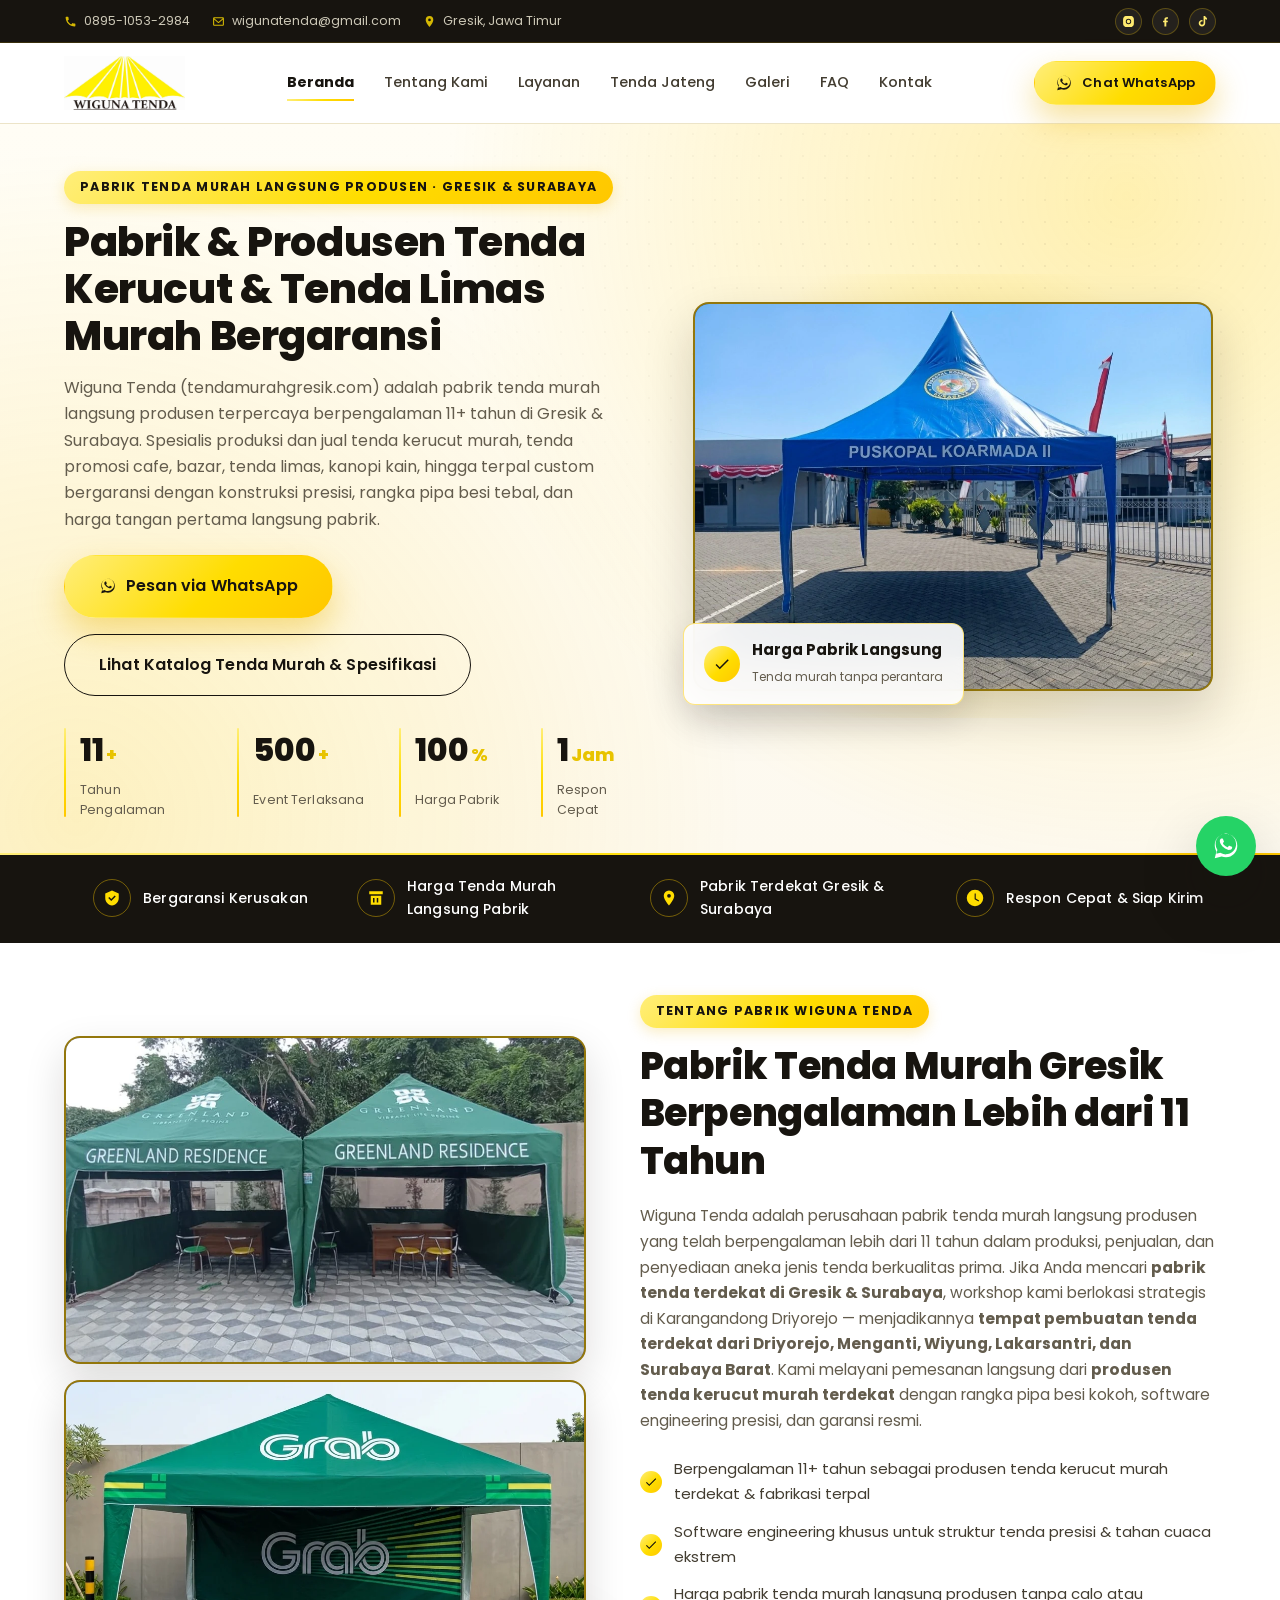
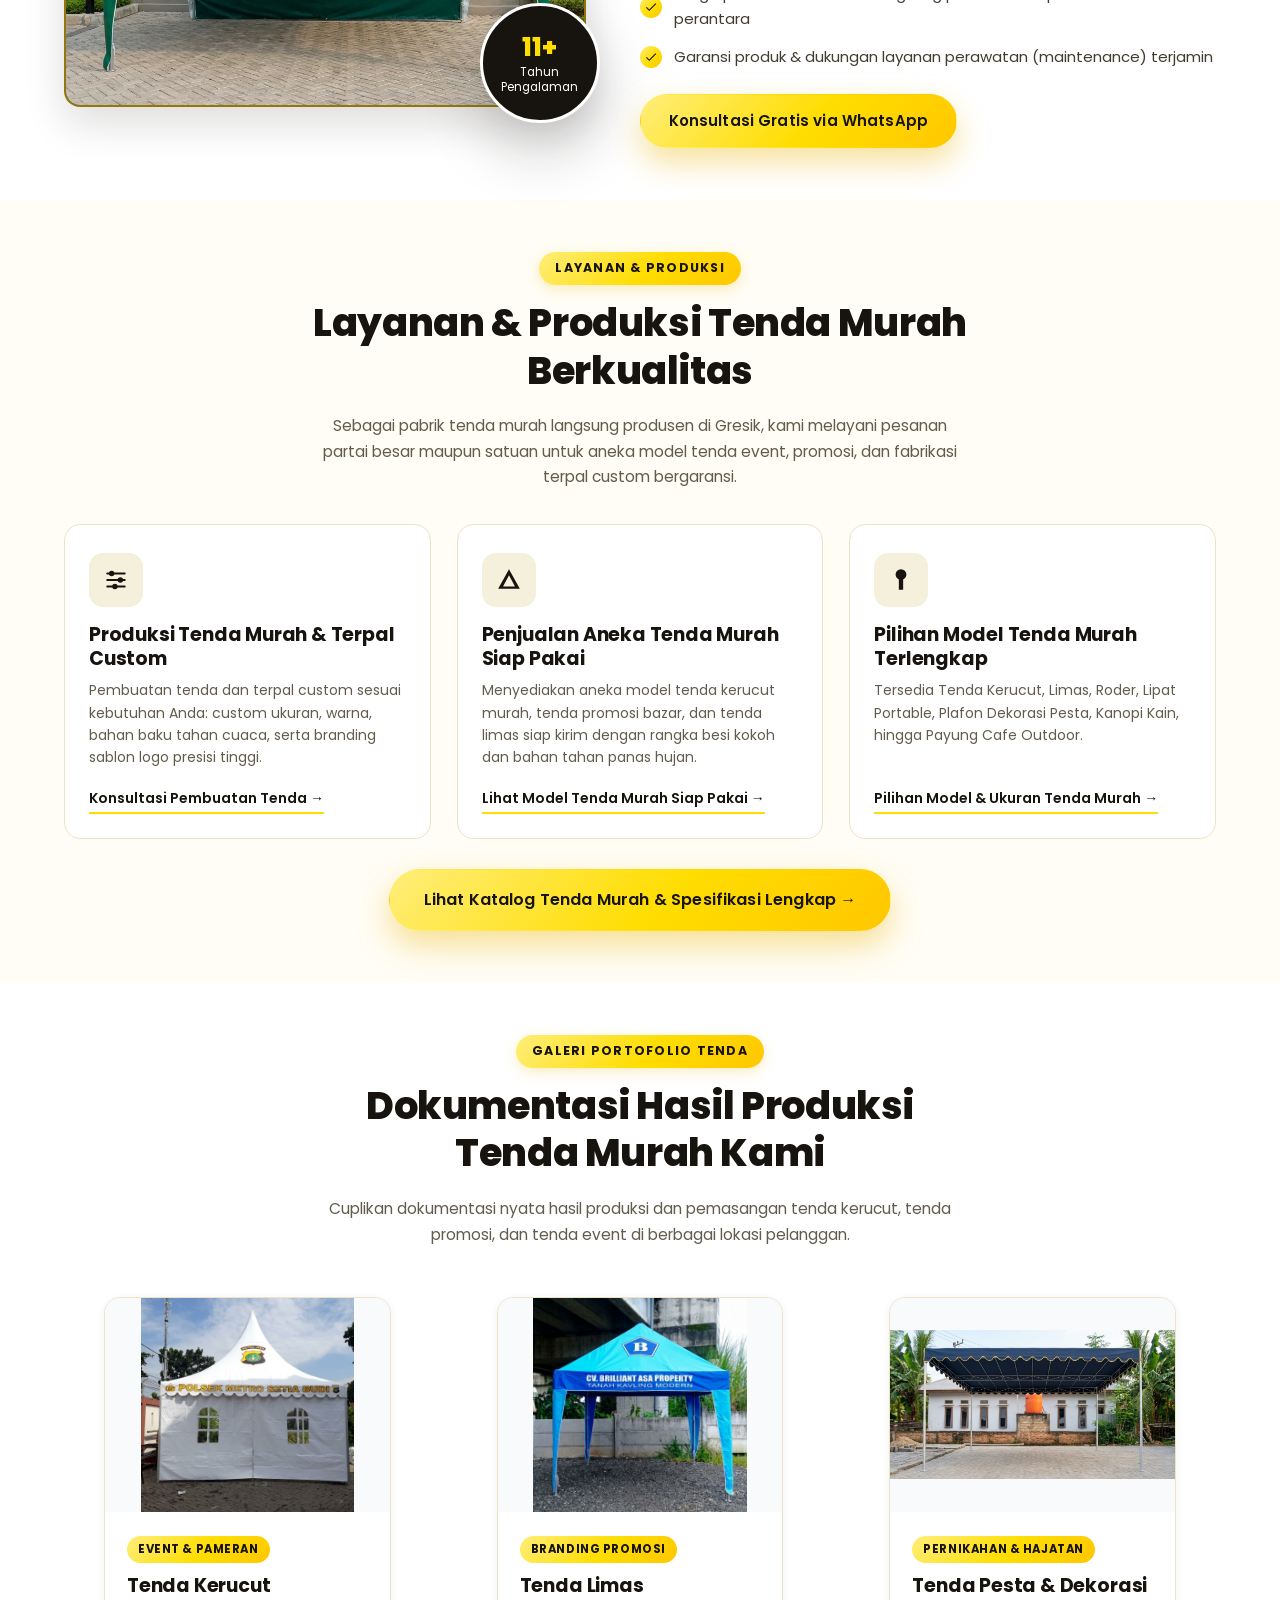
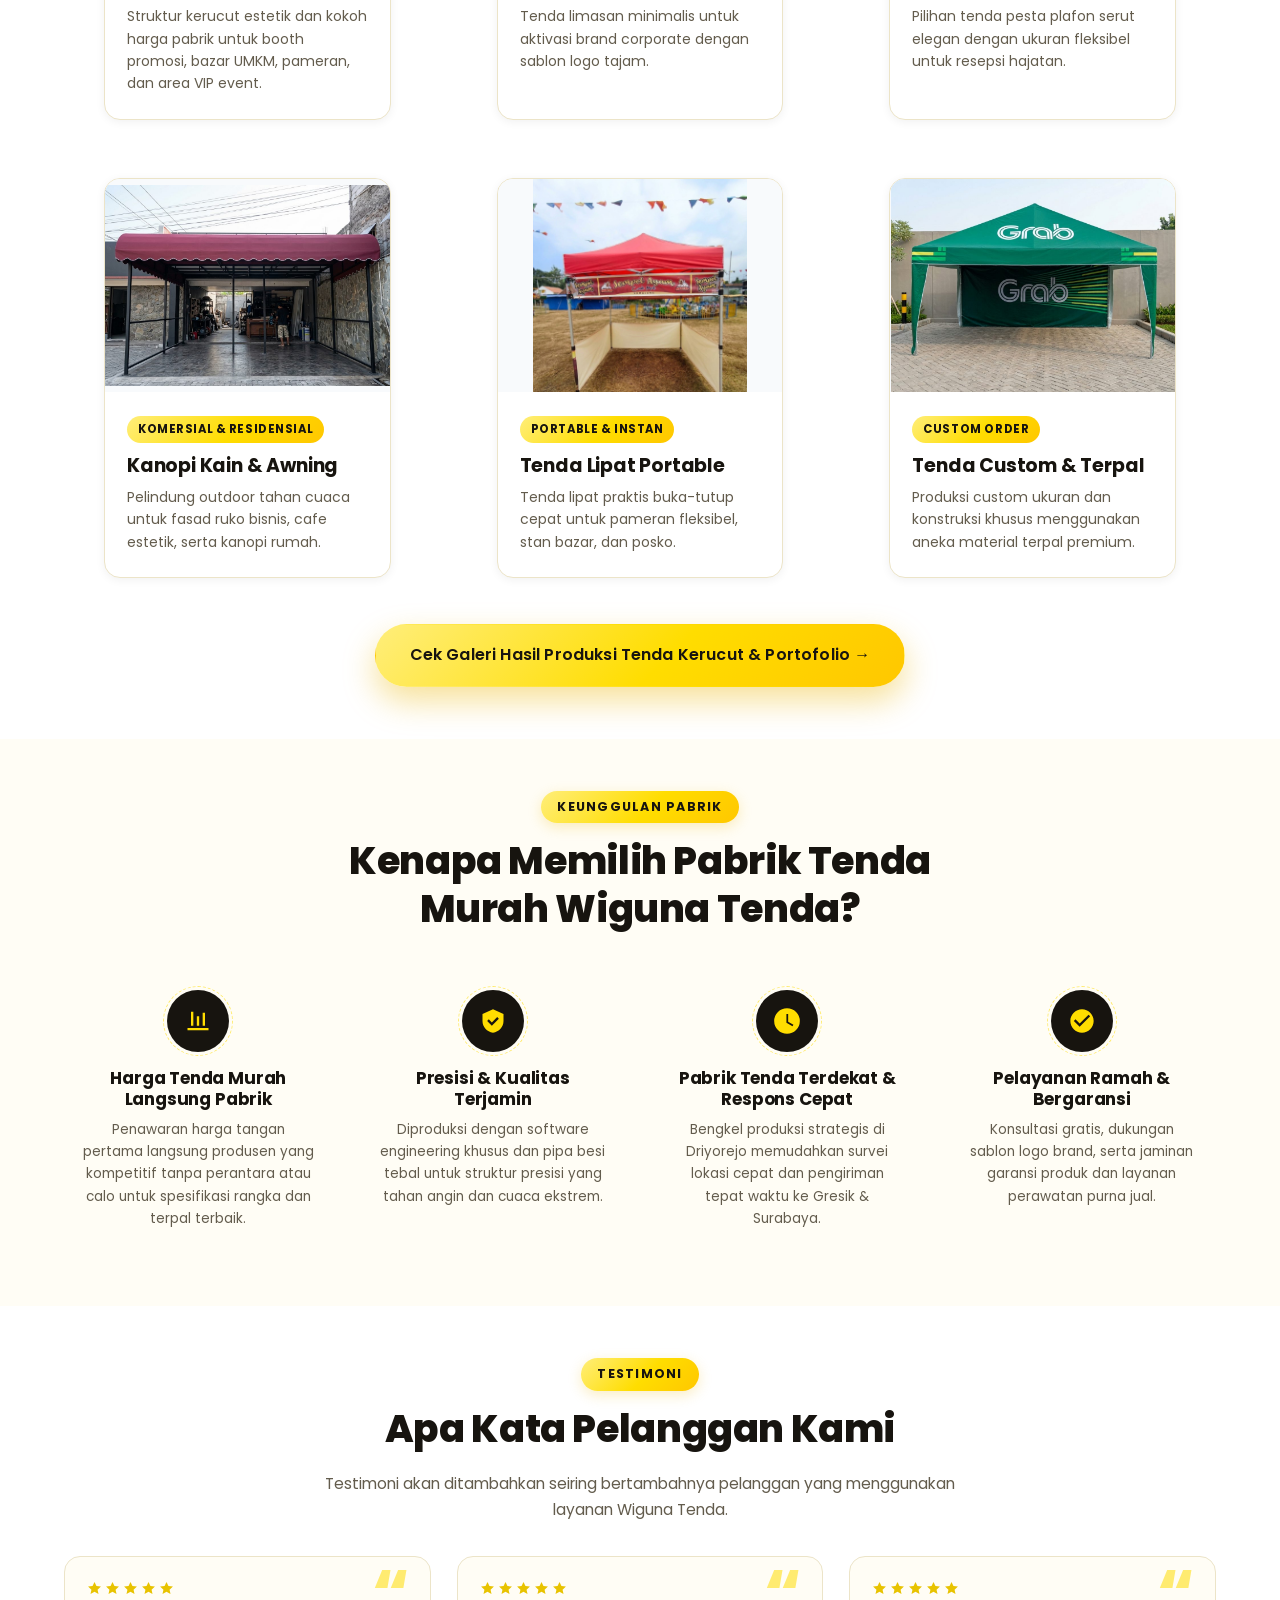
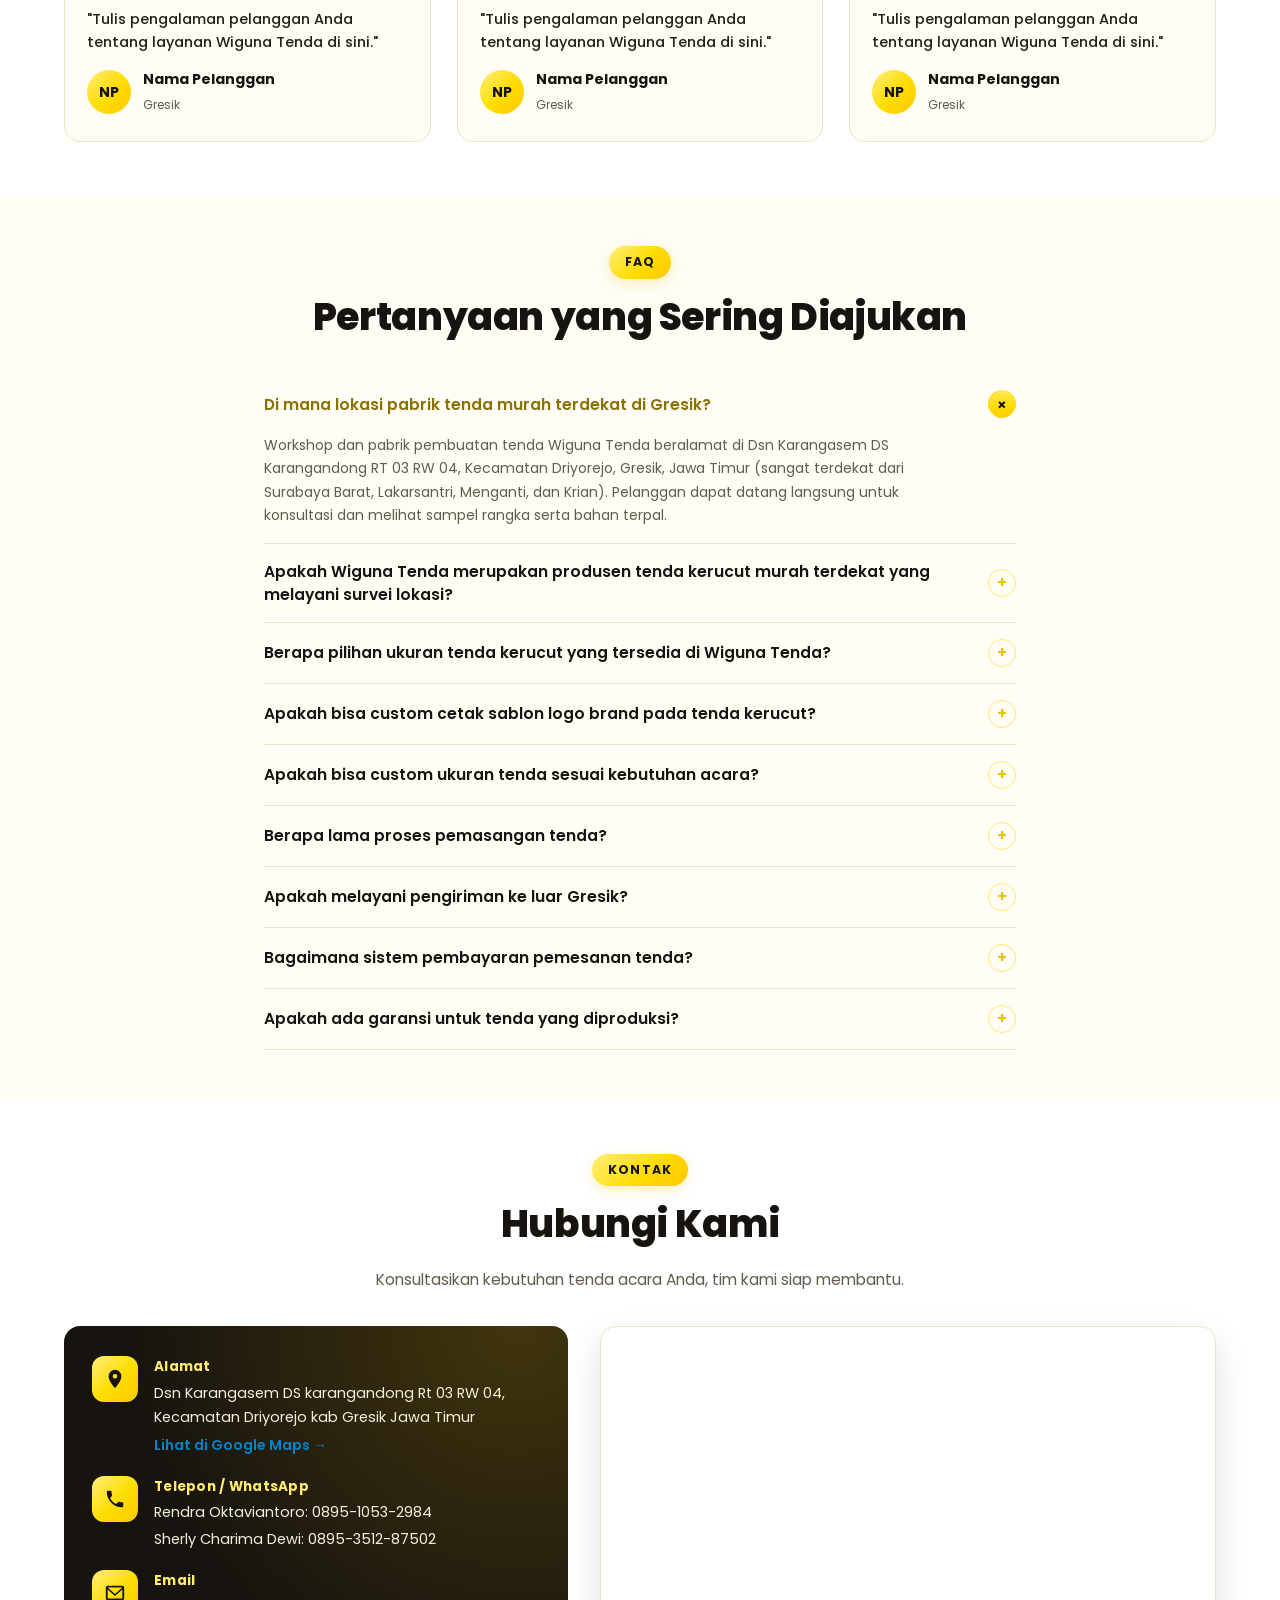
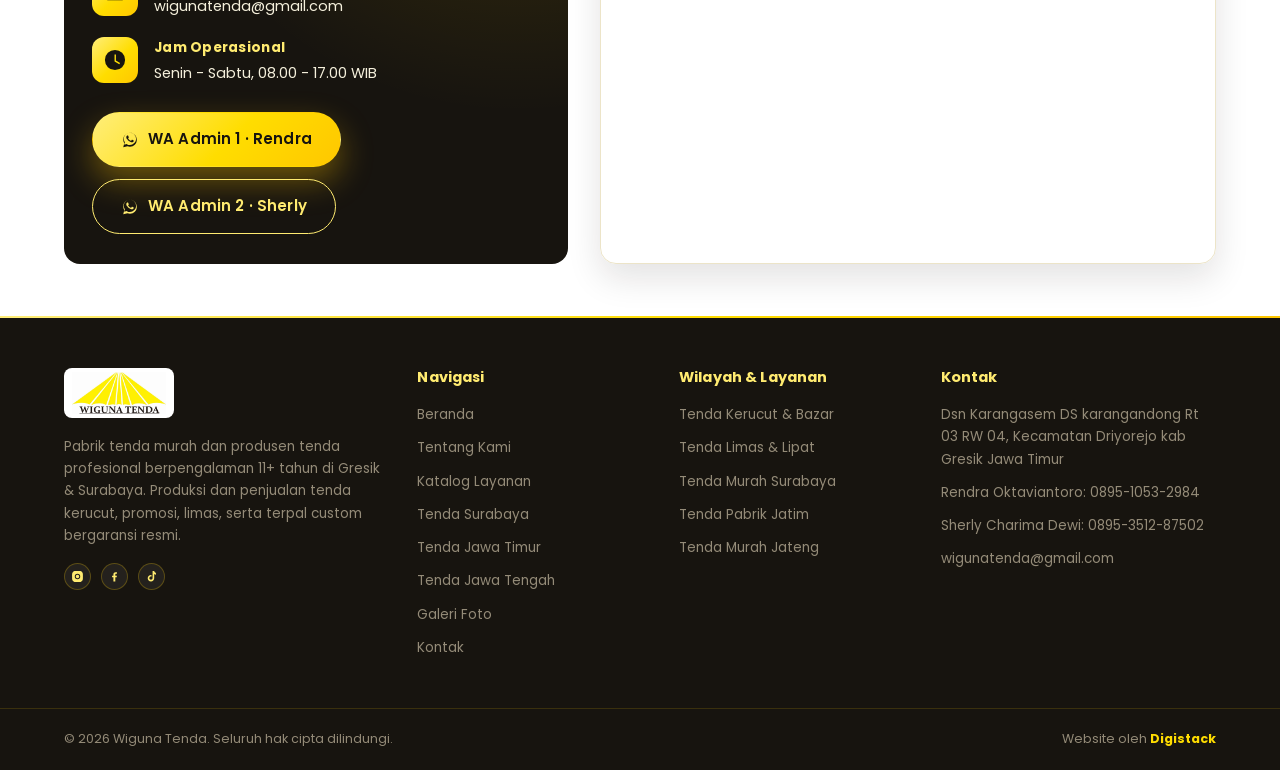
<file: index.html>
<!DOCTYPE html>
<html lang="id">
<head>
<meta charset="UTF-8">
<meta name="viewport" content="width=device-width, initial-scale=1.0">
<title>Pabrik Tenda Kerucut &amp; Tenda Limas Murah Gresik (Jatim &amp; Jateng) | Wiguna Tenda</title>
<meta name="description" content="Pabrik &amp; produsen tenda murah Gresik - Surabaya. Melayani pembuatan tenda kerucut, tenda promosi cafe, bazar, limas &amp; terpal custom harga langsung produsen bergaransi.">
<meta name="keywords" content="tenda murah, tenda murah gresik, jual tenda murah gresik, pabrik tenda murah gresik, pabrik tenda kerucut, produsen tenda murah surabaya, pabrik tenda terdekat di gresik, jual tenda kerucut terdekat, tenda promosi murah, tenda bazar gresik, wiguna tenda">
<meta name="robots" content="index, follow">
<link rel="canonical" href="https://tendamurahgresik.com/">

<!-- Geo-Targeting Local SEO -->
<meta name="geo.region" content="ID-JI">
<meta name="geo.placename" content="Gresik">
<meta name="geo.position" content="-7.352661;112.576803">
<meta name="ICBM" content="-7.352661, 112.576803">

<!-- Open Graph -->
<meta property="og:title" content="Pabrik &amp; Jual Tenda Murah Gresik - Produsen Tenda Kerucut Surabaya | Wiguna Tenda">
<meta property="og:description" content="Pabrik &amp; produsen tenda murah Gresik - Surabaya. Melayani pembuatan tenda kerucut, promosi bazar, dan terpal custom harga langsung produsen bergaransi.">
<meta property="og:type" content="website">
<meta property="og:url" content="https://tendamurahgresik.com/">
<meta property="og:image" content="https://tendamurahgresik.com/assets/img/logo.jpeg">
<meta property="og:site_name" content="Wiguna Tenda">
<meta property="og:locale" content="id_ID">

<!-- Twitter Card -->
<meta name="twitter:card" content="summary_large_image">
<meta name="twitter:title" content="Pabrik &amp; Jual Tenda Murah Gresik - Produsen Tenda Kerucut Surabaya | Wiguna Tenda">
<meta name="twitter:description" content="Pabrik &amp; produsen tenda murah Gresik - Surabaya. Melayani pembuatan tenda kerucut, promosi bazar, dan terpal custom harga langsung produsen bergaransi.">
<meta name="twitter:image" content="https://tendamurahgresik.com/assets/img/logo.jpeg">

<link rel="icon" href="assets/img/favicon.png" type="image/png">
<link rel="apple-touch-icon" href="assets/img/favicon.png">
<link rel="preconnect" href="https://fonts.googleapis.com">
<link rel="preconnect" href="https://fonts.gstatic.com" crossorigin>
<link href="https://fonts.googleapis.com/css2?family=Poppins:wght@400;500;600;700;800&display=swap" rel="stylesheet">
<link rel="stylesheet" href="assets/css/style.css">

<!-- Structured data untuk Google (LocalBusiness & Organization) -->
<script type="application/ld+json">
{
  "@context": "https://schema.org",
  "@graph": [
    {
      "@type": "LocalBusiness",
      "@id": "https://tendamurahgresik.com/#localbusiness",
      "name": "Wiguna Tenda",
      "alternateName": ["Tenda Murah Gresik", "Wiguna Tenda", "Pabrik Tenda Kerucut Terdekat Gresik Surabaya", "Produsen Tenda Murah Jawa Timur"],
      "description": "Wiguna Tenda adalah pabrik dan produsen tenda murah langsung produsen berpengalaman lebih dari 11 tahun di Gresik & Surabaya. Melayani pembuatan dan penjualan tenda kerucut, tenda promosi bazar UMKM, tenda limas piramida, tenda lipat portable, serta fabrikasi terpal custom bergaransi resmi.",
      "image": "https://tendamurahgresik.com/assets/img/logo.jpeg",
      "url": "https://tendamurahgresik.com/",
      "telephone": "+6289510532984",
      "email": "wigunatenda@gmail.com",
      "priceRange": "$$",
      "hasMap": "https://maps.app.goo.gl/rk2h2NR67kL8tHrf9",
      "address": {
        "@type": "PostalAddress",
        "streetAddress": "Dsn Karangasem DS karangandong Rt 03 RW 04",
        "addressLocality": "Driyorejo, Gresik",
        "addressRegion": "Jawa Timur",
        "postalCode": "61177",
        "addressCountry": "ID"
      },
      "geo": {
        "@type": "GeoCoordinates",
        "latitude": -7.352661,
        "longitude": 112.576803
      },
      "areaServed": [
        { "@type": "City", "name": "Gresik" },
        { "@type": "City", "name": "Surabaya" },
        { "@type": "City", "name": "Sidoarjo" },
        { "@type": "AdministrativeArea", "name": "Driyorejo" },
        { "@type": "AdministrativeArea", "name": "Menganti" },
        { "@type": "AdministrativeArea", "name": "Kebomas" },
        { "@type": "AdministrativeArea", "name": "Gresik Kota" },
        { "@type": "AdministrativeArea", "name": "Surabaya Barat" },
        { "@type": "AdministrativeArea", "name": "Jawa Timur" }
      ],
      "openingHours": "Mo-Sa 08:00-17:00",
      "hasOfferCatalog": {
        "@type": "OfferCatalog",
        "name": "Katalog Produksi Tenda Murah",
        "itemListElement": [
          {
            "@type": "Offer",
            "itemOffered": {
              "@type": "Product",
              "name": "Tenda Kerucut Murah",
              "description": "Tenda kerucut murah untuk promosi, bazar, pameran, dan event outdoor dengan aneka ukuran 2x2m, 3x3m, 4x4m, 5x5m rangka kokoh dan terpal berkualitas tahan cuaca."
            }
          }
        ]
      }
    },
    {
      "@type": "FAQPage",
      "@id": "https://tendamurahgresik.com/#faq",
      "mainEntity": [
        {
          "@type": "Question",
          "name": "Di mana lokasi pabrik tenda murah terdekat di Gresik?",
          "acceptedAnswer": {
            "@type": "Answer",
            "text": "Workshop dan pabrik pembuatan tenda Wiguna Tenda beralamat di Dsn Karangasem DS Karangandong RT 03 RW 04, Kecamatan Driyorejo, Gresik, Jawa Timur (sangat terdekat dari Surabaya Barat, Lakarsantri, Menganti, dan Krian). Pelanggan dapat datang langsung untuk konsultasi dan melihat sampel rangka serta bahan terpal."
          }
        },
        {
          "@type": "Question",
          "name": "Apakah Wiguna Tenda merupakan produsen tenda kerucut murah terdekat yang melayani survei lokasi?",
          "acceptedAnswer": {
            "@type": "Answer",
            "text": "Ya, bagi pelanggan di area Driyorejo, Menganti, Kebomas, Gresik Kota, Surabaya Barat, dan Sidoarjo, tim kami siap melayani konsultasi langsung, perhitungan luas area, serta pengiriman dan instalasi tenda ke lokasi Anda."
          }
        },
        {
          "@type": "Question",
          "name": "Berapa pilihan ukuran tenda kerucut yang tersedia di Wiguna Tenda?",
          "acceptedAnswer": {
            "@type": "Answer",
            "text": "Kami memproduksi aneka ukuran tenda kerucut mulai dari 2x2 meter, 3x3 meter, 4x4 meter, hingga 5x5 meter. Rangka menggunakan pipa besi hollow kokoh tahan angin dengan bahan terpal premium Uno Jerman atau Tarpaulin Korea tahan air dan panas matahari."
          }
        },
        {
          "@type": "Question",
          "name": "Apakah bisa custom cetak sablon logo brand pada tenda kerucut?",
          "acceptedAnswer": {
            "@type": "Answer",
            "text": "Bisa. Kami melayani pembuatan tenda kerucut promosi lengkap dengan branding sablon logo perusahaan, instansi, atau komunitas bisnis dengan cetakan warna tajam dan tahan cuaca."
          }
        },
        {
          "@type": "Question",
          "name": "Apakah bisa custom ukuran tenda sesuai kebutuhan acara?",
          "acceptedAnswer": {
            "@type": "Answer",
            "text": "Bisa. Tim kami akan membantu menghitung ukuran dan spesifikasi tenda yang sesuai dengan kebutuhan dan lokasi Anda."
          }
        },
        {
          "@type": "Question",
          "name": "Apakah melayani pengiriman ke luar Gresik?",
          "acceptedAnswer": {
            "@type": "Answer",
            "text": "Ya, kami siap melayani pengiriman ke Surabaya, Sidoarjo, dan seluruh wilayah Jawa Timur maupun luar pulau."
          }
        },
        {
          "@type": "Question",
          "name": "Apakah ada garansi untuk tenda yang diproduksi?",
          "acceptedAnswer": {
            "@type": "Answer",
            "text": "Ada. Setiap produk kami dilengkapi garansi serta dukungan layanan perawatan (maintenance) agar ketahanan dan fungsi tenda tetap optimal."
          }
        }
      ]
    }
  ]
}
</script>

<!--
  ======================================================================
  CATATAN UNTUK KLIEN / ADMIN SEBELUM WEBSITE DI-PUBLISH:
  Beberapa data di bawah ini masih PLACEHOLDER (contoh) dan wajib diganti
  dengan data asli Wiguna Tenda. Semua ada di satu tempat:
    -> assets/js/main.js  (bagian "const CONFIG = { ... }")
  Yang perlu diganti: nomor WhatsApp, alamat, email, jam operasional,
  link sosial media, dan foto-foto asli di folder assets/img/.
  Data yang sama juga perlu disamakan di blok "LocalBusiness" JSON-LD
  tepat di atas (telephone & address) dan di assets/js/main.js (bagian
  googleAdsId/ga4Id/metaPixelId untuk tracking iklan).
  Lihat README.md untuk daftar lengkap.
  ======================================================================
-->
<!-- Google tag (gtag.js) -->
<script async src="https://www.googletagmanager.com/gtag/js?id=AW-18467361986"></script>
<script>
  window.dataLayer = window.dataLayer || [];
  function gtag(){dataLayer.push(arguments);}
  gtag('js', new Date());

  gtag('config', 'AW-18467361986');
  gtag('config', 'G-DR6KC2P479');
</script>
</head>
<body>

<!-- ===== TOP BAR ===== -->
<div class="topbar">
  <div class="container topbar__inner">
    <div class="topbar__contact">
      <a href="#" id="topbarPhoneLink" class="topbar__item">
        <svg viewBox="0 0 24 24" class="icon"><path d="M6.6 10.8c1.4 2.8 3.8 5.1 6.6 6.6l2.2-2.2c.3-.3.7-.4 1-.2 1.1.4 2.3.6 3.6.6.6 0 1 .4 1 1V20c0 .6-.4 1-1 1C10.5 21 3 13.5 3 4c0-.6.4-1 1-1h3.2c.6 0 1 .4 1 1 0 1.3.2 2.5.6 3.6.1.4 0 .8-.2 1L6.6 10.8z"/></svg>
        <span data-config="phoneDisplay">0895-1053-2984</span>
      </a>
      <a href="#" id="topbarEmailLink" class="topbar__item topbar__item--hide-sm">
        <svg viewBox="0 0 24 24" class="icon"><path d="M4 4h16a2 2 0 0 1 2 2v12a2 2 0 0 1-2 2H4a2 2 0 0 1-2-2V6a2 2 0 0 1 2-2zm0 2v.01L12 13l8-6.99V6H4zm16 2.24-7.39 6.46a1 1 0 0 1-1.22 0L4 8.24V18h16V8.24z"/></svg>
        <span data-config="email">wigunatenda@gmail.com</span>
      </a>
      <span class="topbar__item topbar__item--hide-sm">
        <svg viewBox="0 0 24 24" class="icon"><path d="M12 2a7 7 0 0 0-7 7c0 5.25 7 13 7 13s7-7.75 7-13a7 7 0 0 0-7-7zm0 9.5A2.5 2.5 0 1 1 12 6.5a2.5 2.5 0 0 1 0 5z"/></svg>
        <span>Gresik, Jawa Timur</span>
      </span>
    </div>
    <div class="topbar__social">
      <a href="#" aria-label="Instagram Wiguna Tenda" class="social-link"><svg viewBox="0 0 24 24" class="icon"><path d="M12 2c2.7 0 3.05.01 4.12.06 1.07.05 1.79.22 2.43.47.66.26 1.22.6 1.77 1.15.55.55.89 1.11 1.15 1.77.25.64.42 1.36.47 2.43.05 1.07.06 1.42.06 4.12s-.01 3.05-.06 4.12c-.05 1.07-.22 1.79-.47 2.43a4.9 4.9 0 0 1-1.15 1.77 4.9 4.9 0 0 1-1.77 1.15c-.64.25-1.36.42-2.43.47-1.07.05-1.42.06-4.12.06s-3.05-.01-4.12-.06c-1.07-.05-1.79-.22-2.43-.47a4.9 4.9 0 0 1-1.77-1.15 4.9 4.9 0 0 1-1.15-1.77c-.25-.64-.42-1.36-.47-2.43C2.01 15.05 2 14.7 2 12s.01-3.05.06-4.12c.05-1.07.22-1.79.47-2.43.26-.66.6-1.22 1.15-1.77A4.9 4.9 0 0 1 5.45 2.53c.64-.25 1.36-.42 2.43-.47C8.95 2.01 9.3 2 12 2zm0 5a5 5 0 1 0 0 10 5 5 0 0 0 0-10zm0 8.2a3.2 3.2 0 1 1 0-6.4 3.2 3.2 0 0 1 0 6.4zm5.2-8.4a1.17 1.17 0 1 1-2.34 0 1.17 1.17 0 0 1 2.34 0z"/></svg></a>
      <a href="#" aria-label="Facebook Wiguna Tenda" class="social-link"><svg viewBox="0 0 24 24" class="icon"><path d="M13.5 21v-7.5h2.5l.4-3H13.5V8.4c0-.87.24-1.46 1.5-1.46H16.5V4.35C16.2 4.31 15.19 4.22 14 4.22c-2.4 0-4 1.47-4 4.16V10.5H7.5v3H10V21h3.5z"/></svg></a>
      <a href="#" aria-label="TikTok Wiguna Tenda" class="social-link"><svg viewBox="0 0 24 24" class="icon"><path d="M14 2h3.1c.2 1.7 1.4 3.1 3.1 3.4V8.6c-1.2 0-2.3-.3-3.2-1V15c0 3.3-2.7 6-6 6s-6-2.7-6-6 2.7-6 6-6c.4 0 .7 0 1 .1V12c-.3-.1-.6-.2-1-.2-1.7 0-3 1.3-3 3s1.3 3 3 3 3-1.3 3-3V2z"/></svg></a>
    </div>
  </div>
</div>

<!-- ===== NAVBAR ===== -->
<header class="navbar" id="navbar">
  <div class="container navbar__inner">
    <a href="#beranda" class="navbar__brand">
      <img src="assets/img/logo.jpeg" alt="Logo Pabrik Tenda Murah Gresik - Wiguna Tenda" class="navbar__logo">
    </a>

    <nav class="navbar__nav" id="navMenu">
      <a href="index.html" class="nav-link is-active">Beranda</a>
      <a href="index.html#tentang" class="nav-link">Tentang Kami</a>
      <a href="layanan.html" class="nav-link">Layanan</a>
      <a href="tenda-jateng.html" class="nav-link">Tenda Jateng</a>
      <a href="galeri.html" class="nav-link">Galeri</a>
      <a href="index.html#faq" class="nav-link">FAQ</a>
      <a href="index.html#kontak" class="nav-link">Kontak</a>
    </nav>

    <a href="#" class="btn btn--primary btn--sm navbar__cta js-wa-link" data-wa-message="Halo Wiguna Tenda,saya ingin bertanya terkait dengan  informasi Tenda:&#10;&#10;https://tendamurahgresik.com/">
      <svg viewBox="0 0 32 32" class="icon"><path d="M16.02 3C9.4 3 4 8.4 4 15.02c0 2.5.66 4.83 1.8 6.86L4 29l7.32-1.9a12.9 12.9 0 0 0 4.7.88h.01c6.62 0 12.02-5.4 12.02-12.02C28.05 8.4 22.65 3 16.02 3zm0 21.94h-.01a10.9 10.9 0 0 1-5.56-1.53l-.4-.24-4.34 1.13 1.16-4.24-.26-.43a10.9 10.9 0 0 1-1.68-5.8c0-6.03 4.9-10.93 10.94-10.93 2.92 0 5.66 1.14 7.73 3.2a10.85 10.85 0 0 1 3.2 7.74c0 6.03-4.9 10.93-10.93 10.93zm5.98-8.18c-.33-.16-1.93-.95-2.23-1.06-.3-.11-.52-.16-.73.16-.22.33-.85 1.06-1.04 1.27-.19.22-.38.24-.71.08-.33-.16-1.4-.52-2.66-1.65-.98-.87-1.64-1.95-1.83-2.28-.19-.33-.02-.5.14-.67.15-.15.33-.38.5-.57.16-.19.22-.33.33-.55.11-.22.05-.41-.03-.57-.08-.16-.73-1.77-1-2.42-.26-.63-.53-.55-.73-.56h-.62c-.22 0-.57.08-.86.41-.3.33-1.13 1.1-1.13 2.7 0 1.6 1.16 3.14 1.32 3.36.16.22 2.29 3.5 5.54 4.9.77.34 1.38.54 1.85.68.78.25 1.48.21 2.04.13.62-.1 1.93-.79 2.2-1.55.27-.76.27-1.42.19-1.55-.08-.14-.3-.22-.62-.38z"/></svg>
      Chat WhatsApp
    </a>

    <button class="navbar__toggle" id="navToggle" aria-label="Buka menu" aria-expanded="false" aria-controls="navMenu">
      <span></span><span></span><span></span>
    </button>
  </div>
</header>

<main>

<!-- ===== HERO ===== -->
<section class="hero" id="beranda">
  <div class="hero__bg" aria-hidden="true"></div>
  <div class="container hero__inner">
    <div class="hero__content reveal">
      <span class="eyebrow">Pabrik Tenda Murah Langsung Produsen · Gresik &amp; Surabaya</span>
      <h1 class="hero__title">Pabrik &amp; Produsen Tenda Kerucut &amp; Tenda Limas Murah Bergaransi</h1>
      <p class="hero__desc">Wiguna Tenda (tendamurahgresik.com) adalah pabrik tenda murah langsung produsen terpercaya berpengalaman 11+ tahun di Gresik &amp; Surabaya. Spesialis produksi dan jual tenda kerucut murah, tenda promosi cafe, bazar, tenda limas, kanopi kain, hingga terpal custom bergaransi dengan konstruksi presisi, rangka pipa besi tebal, dan harga tangan pertama langsung pabrik.</p>
      <div class="hero__actions">
        <a href="#" class="btn btn--primary btn--lg js-wa-link" data-wa-message="Halo Wiguna Tenda,saya ingin bertanya terkait dengan  informasi Tenda:&#10;&#10;https://tendamurahgresik.com/">
          <svg viewBox="0 0 32 32" class="icon"><path d="M16.02 3C9.4 3 4 8.4 4 15.02c0 2.5.66 4.83 1.8 6.86L4 29l7.32-1.9a12.9 12.9 0 0 0 4.7.88h.01c6.62 0 12.02-5.4 12.02-12.02C28.05 8.4 22.65 3 16.02 3zm0 21.94h-.01a10.9 10.9 0 0 1-5.56-1.53l-.4-.24-4.34 1.13 1.16-4.24-.26-.43a10.9 10.9 0 0 1-1.68-5.8c0-6.03 4.9-10.93 10.94-10.93 2.92 0 5.66 1.14 7.73 3.2a10.85 10.85 0 0 1 3.2 7.74c0 6.03-4.9 10.93-10.93 10.93zm5.98-8.18c-.33-.16-1.93-.95-2.23-1.06-.3-.11-.52-.16-.73.16-.22.33-.85 1.06-1.04 1.27-.19.22-.38.24-.71.08-.33-.16-1.4-.52-2.66-1.65-.98-.87-1.64-1.95-1.83-2.28-.19-.33-.02-.5.14-.67.15-.15.33-.38.5-.57.16-.19.22-.33.33-.55.11-.22.05-.41-.03-.57-.08-.16-.73-1.77-1-2.42-.26-.63-.53-.55-.73-.56h-.62c-.22 0-.57.08-.86.41-.3.33-1.13 1.1-1.13 2.7 0 1.6 1.16 3.14 1.32 3.36.16.22 2.29 3.5 5.54 4.9.77.34 1.38.54 1.85.68.78.25 1.48.21 2.04.13.62-.1 1.93-.79 2.2-1.55.27-.76.27-1.42.19-1.55-.08-.14-.3-.22-.62-.38z"/></svg>
          Pesan via WhatsApp
        </a>
        <a href="layanan.html" class="btn btn--outline btn--lg">Lihat Katalog Tenda Murah &amp; Spesifikasi</a>
      </div>

      <div class="hero__stats">
        <div class="hero__stat">
          <span class="hero__stat-num" data-count="11">0</span><span class="hero__stat-suffix">+</span>
          <p>Tahun Pengalaman</p>
        </div>
        <div class="hero__stat">
          <span class="hero__stat-num" data-count="500">0</span><span class="hero__stat-suffix">+</span>
          <p>Event Terlaksana</p>
        </div>
        <div class="hero__stat">
          <span class="hero__stat-num" data-count="100">0</span><span class="hero__stat-suffix">%</span>
          <p>Harga Pabrik</p>
        </div>
        <div class="hero__stat">
          <span class="hero__stat-num" data-count="1">0</span><span class="hero__stat-suffix">Jam</span>
          <p>Respon Cepat</p>
        </div>
      </div>
    </div>

    <div class="hero__visual reveal">
      <div class="hero__art">
        <div class="hero__photo-frame">
          <picture>
            <source srcset="assets/img/hero-tenda.webp" type="image/webp">
            <img src="assets/img/hero-tenda.jpg" alt="Pabrik Tenda Murah Gresik - Produksi Tenda Kerucut Ukuran 3x3 dan 4x4 Rangka Pipa Besi" class="hero__photo" width="1024" height="764" fetchpriority="high">
          </picture>
        </div>
        <div class="hero__badge">
          <div class="hero__badge-icon"><svg viewBox="0 0 24 24" class="icon"><path d="M9 16.2 4.8 12l-1.4 1.4L9 19 21 7l-1.4-1.4z"/></svg></div>
          <div>
            <strong>Harga Pabrik Langsung</strong>
            <span>Tenda murah tanpa perantara</span>
          </div>
        </div>
      </div>
    </div>
  </div>
</section>

<!-- ===== TRUST STRIP ===== -->
<section class="trust-strip">
  <div class="container trust-strip__inner">
    <div class="trust-item"><div class="trust-item__icon"><svg viewBox="0 0 24 24" class="icon"><path d="M12 2 3 6v6c0 5 3.8 9.4 9 10 5.2-.6 9-5 9-10V6l-9-4zm-1 14-4-4 1.4-1.4L11 13.2l4.6-4.6L17 10l-6 6z"/></svg></div><span>Bergaransi Kerusakan</span></div>
    <div class="trust-item"><div class="trust-item__icon"><svg viewBox="0 0 24 24" class="icon"><path d="M3 3h18v4H3V3zm2 6h14v12H5V9zm3 3v6h2v-6H8zm5 0v6h2v-6h-2z"/></svg></div><span>Harga Tenda Murah Langsung Pabrik</span></div>
    <div class="trust-item"><div class="trust-item__icon"><svg viewBox="0 0 24 24" class="icon"><path d="M12 2a7 7 0 0 0-7 7c0 5.25 7 13 7 13s7-7.75 7-13a7 7 0 0 0-7-7zm0 9.5A2.5 2.5 0 1 1 12 6.5a2.5 2.5 0 0 1 0 5z"/></svg></div><span>Pabrik Terdekat Gresik &amp; Surabaya</span></div>
    <div class="trust-item"><div class="trust-item__icon"><svg viewBox="0 0 24 24" class="icon"><path d="M12 1a11 11 0 1 0 0 22 11 11 0 0 0 0-22zm1 11.6 4.5 2.7-.8 1.3-5.2-3.1V6h1.5v6.6z"/></svg></div><span>Respon Cepat &amp; Siap Kirim</span></div>
  </div>
</section>

<!-- ===== TENTANG ===== -->
<section class="section" id="tentang">
  <div class="container about">
    <div class="about__visual reveal">
      <div class="about__photo-stack">
        <div class="about__frame">
          <picture>
            <source srcset="assets/img/tentang-tenda.webp" type="image/webp">
            <img src="assets/img/tentang-tenda.jpg" alt="Workshop Pabrik Pembuatan Tenda Murah Wiguna Tenda Driyorejo Gresik" class="about__photo" width="1024" height="640" loading="lazy">
          </picture>
        </div>
        <div class="about__frame">
          <picture>
            <source srcset="assets/img/tentang-tenda-custom.webp" type="image/webp">
            <img src="assets/img/tentang-tenda-custom.jpg" alt="Tempat Pembuatan Tenda Terdekat - Fabrikasi Tenda Murah Custom &amp; Terpal di Gresik" class="about__photo" width="1024" height="640" loading="lazy">
          </picture>
        </div>
      </div>
      <div class="about__exp-badge">
        <span class="about__exp-num">11+</span>
        <span>Tahun<br>Pengalaman</span>
      </div>
    </div>

    <div class="about__content reveal">
      <span class="eyebrow">Tentang Pabrik Wiguna Tenda</span>
      <h2 class="section__title">Pabrik Tenda Murah Gresik Berpengalaman Lebih dari 11 Tahun</h2>
      <p class="section__desc">
        Wiguna Tenda adalah perusahaan pabrik tenda murah langsung produsen yang telah berpengalaman lebih dari 11 tahun dalam produksi, penjualan, dan penyediaan aneka jenis tenda berkualitas prima. Jika Anda mencari <strong>pabrik tenda terdekat di Gresik &amp; Surabaya</strong>, workshop kami berlokasi strategis di Karangandong Driyorejo — menjadikannya <strong>tempat pembuatan tenda terdekat dari Driyorejo, Menganti, Wiyung, Lakarsantri, dan Surabaya Barat</strong>. Kami melayani pemesanan langsung dari <strong>produsen tenda kerucut murah terdekat</strong> dengan rangka pipa besi kokoh, software engineering presisi, dan garansi resmi.
      </p>
      <ul class="about__list">
        <li><svg viewBox="0 0 24 24" class="icon icon--check"><path d="M9 16.2 4.8 12l-1.4 1.4L9 19 21 7l-1.4-1.4z"/></svg> Berpengalaman 11+ tahun sebagai produsen tenda kerucut murah terdekat &amp; fabrikasi terpal</li>
        <li><svg viewBox="0 0 24 24" class="icon icon--check"><path d="M9 16.2 4.8 12l-1.4 1.4L9 19 21 7l-1.4-1.4z"/></svg> Software engineering khusus untuk struktur tenda presisi &amp; tahan cuaca ekstrem</li>
        <li><svg viewBox="0 0 24 24" class="icon icon--check"><path d="M9 16.2 4.8 12l-1.4 1.4L9 19 21 7l-1.4-1.4z"/></svg> Harga pabrik tenda murah langsung produsen tanpa calo atau perantara</li>
        <li><svg viewBox="0 0 24 24" class="icon icon--check"><path d="M9 16.2 4.8 12l-1.4 1.4L9 19 21 7l-1.4-1.4z"/></svg> Garansi produk &amp; dukungan layanan perawatan (maintenance) terjamin</li>
      </ul>
      <a href="#" class="btn btn--primary js-wa-link" data-wa-message="Halo Wiguna Tenda,saya ingin bertanya terkait dengan  informasi Tenda:&#10;&#10;https://tendamurahgresik.com/">Konsultasi Gratis via WhatsApp</a>
    </div>
  </div>
</section>

<!-- ===== LAYANAN UNGGULAN (TEASER) ===== -->
<section class="section section--alt" id="layanan">
  <div class="container">
    <div class="section__head reveal">
      <span class="eyebrow">Layanan &amp; Produksi</span>
      <h2 class="section__title">Layanan &amp; Produksi Tenda Murah Berkualitas</h2>
      <p class="section__desc">Sebagai pabrik tenda murah langsung produsen di Gresik, kami melayani pesanan partai besar maupun satuan untuk aneka model tenda event, promosi, dan fabrikasi terpal custom bergaransi.</p>
    </div>

    <div class="grid grid--cards reveal">

      <div class="card reveal">
        <div class="card__icon"><svg viewBox="0 0 24 24"><rect x="3" y="5" width="18" height="2" rx="1"/><circle cx="8" cy="6" r="2.5"/><rect x="3" y="11" width="18" height="2" rx="1"/><circle cx="16" cy="12" r="2.5"/><rect x="3" y="17" width="18" height="2" rx="1"/><circle cx="11" cy="18" r="2.5"/></svg></div>
        <h3>Produksi Tenda Murah &amp; Terpal Custom</h3>
        <p>Pembuatan tenda dan terpal custom sesuai kebutuhan Anda: custom ukuran, warna, bahan baku tahan cuaca, serta branding sablon logo presisi tinggi.</p>
        <a href="#" class="card__link js-wa-link" data-wa-message="Halo Wiguna Tenda,saya ingin bertanya terkait dengan  informasi Tenda:&#10;&#10;https://tendamurahgresik.com/">Konsultasi Pembuatan Tenda &rarr;</a>
      </div>

      <div class="card reveal">
        <div class="card__icon"><svg viewBox="0 0 24 24"><path d="M12 2 2 20h20L12 2zm0 5.5L17.5 18h-11L12 7.5z"/></svg></div>
        <h3>Penjualan Aneka Tenda Murah Siap Pakai</h3>
        <p>Menyediakan aneka model tenda kerucut murah, tenda promosi bazar, dan tenda limas siap kirim dengan rangka besi kokoh dan bahan tahan panas hujan.</p>
        <a href="layanan.html#jenis-tenda" class="card__link">Lihat Model Tenda Murah Siap Pakai &rarr;</a>
      </div>

      <div class="card reveal">
        <div class="card__icon"><svg viewBox="0 0 24 24"><path d="M12 2a5 5 0 0 1 5 5c0 2-1.3 3.7-3 4.5V21h-4v-9.5C8.3 10.7 7 9 7 7a5 5 0 0 1 5-5z"/></svg></div>
        <h3>Pilihan Model Tenda Murah Terlengkap</h3>
        <p>Tersedia Tenda Kerucut, Limas, Roder, Lipat Portable, Plafon Dekorasi Pesta, Kanopi Kain, hingga Payung Cafe Outdoor.</p>
        <a href="layanan.html#jenis-tenda" class="card__link">Pilihan Model &amp; Ukuran Tenda Murah &rarr;</a>
      </div>

    </div>

    <div class="section__cta reveal">
      <a href="layanan.html" class="btn btn--primary btn--lg">
        Lihat Katalog Tenda Murah &amp; Spesifikasi Lengkap &rarr;
      </a>
    </div>
  </div>
</section>

<!-- ===== GALERI PORTOFOLIO (TEASER) ===== -->
<section class="section" id="galeri">
  <div class="container">
    <div class="section__head reveal">
      <span class="eyebrow">Galeri Portofolio Tenda</span>
      <h2 class="section__title">Dokumentasi Hasil Produksi Tenda Murah Kami</h2>
      <p class="section__desc">Cuplikan dokumentasi nyata hasil produksi dan pemasangan tenda kerucut, tenda promosi, dan tenda event di berbagai lokasi pelanggan.</p>
    </div>

    <div class="grid grid--gallery reveal">

      <figure class="gallery-card reveal">
        <div class="gallery-card__img-wrap">
          <img src="assets/img/gallery/tenda-kerucut.jpg" alt="Produksi Tenda Kerucut Murah Ukuran 3x3 untuk Bazar dan Pameran di Gresik" loading="lazy" width="600" height="450">
        </div>
        <figcaption class="gallery-card__body">
          <span class="gallery-card__tag">Event &amp; Pameran</span>
          <h3 class="gallery-card__title">Tenda Kerucut</h3>
          <p class="gallery-card__desc">Struktur kerucut estetik dan kokoh harga pabrik untuk booth promosi, bazar UMKM, pameran, dan area VIP event.</p>
        </figcaption>
      </figure>

      <figure class="gallery-card reveal">
        <div class="gallery-card__img-wrap">
          <img src="assets/img/gallery/tenda-limas.jpg" alt="Jual Tenda Limas Murah Gresik dengan Sablon Logo Promosi Brand" loading="lazy" width="600" height="450">
        </div>
        <figcaption class="gallery-card__body">
          <span class="gallery-card__tag">Branding Promosi</span>
          <h3 class="gallery-card__title">Tenda Limas</h3>
          <p class="gallery-card__desc">Tenda limasan minimalis untuk aktivasi brand corporate dengan sablon logo tajam.</p>
        </figcaption>
      </figure>

      <figure class="gallery-card reveal">
        <div class="gallery-card__img-wrap">
          <img src="assets/img/gallery/tenda-pesta.jpg" alt="Pabrik Tenda Pesta dan Tenda Pernikahan Murah di Gresik Surabaya" loading="lazy" width="600" height="450">
        </div>
        <figcaption class="gallery-card__body">
          <span class="gallery-card__tag">Pernikahan &amp; Hajatan</span>
          <h3 class="gallery-card__title">Tenda Pesta &amp; Dekorasi</h3>
          <p class="gallery-card__desc">Pilihan tenda pesta plafon serut elegan dengan ukuran fleksibel untuk resepsi hajatan.</p>
        </figcaption>
      </figure>

      <figure class="gallery-card reveal">
        <div class="gallery-card__img-wrap">
          <img src="assets/img/gallery/kanopi-kain.jpg" alt="Pemasangan Kanopi Kain Awning Cafe dan Ruko Murah di Gresik" loading="lazy" width="600" height="450">
        </div>
        <figcaption class="gallery-card__body">
          <span class="gallery-card__tag">Komersial &amp; Residensial</span>
          <h3 class="gallery-card__title">Kanopi Kain &amp; Awning</h3>
          <p class="gallery-card__desc">Pelindung outdoor tahan cuaca untuk fasad ruko bisnis, cafe estetik, serta kanopi rumah.</p>
        </figcaption>
      </figure>

      <figure class="gallery-card reveal">
        <div class="gallery-card__img-wrap">
          <img src="assets/img/gallery/tenda-lipat.jpg" alt="Tenda Lipat Portable Praktis Harga Murah Langsung Produsen Gresik" loading="lazy" width="600" height="450">
        </div>
        <figcaption class="gallery-card__body">
          <span class="gallery-card__tag">Portable &amp; Instan</span>
          <h3 class="gallery-card__title">Tenda Lipat Portable</h3>
          <p class="gallery-card__desc">Tenda lipat praktis buka-tutup cepat untuk pameran fleksibel, stan bazar, dan posko.</p>
        </figcaption>
      </figure>

      <figure class="gallery-card reveal">
        <div class="gallery-card__img-wrap">
          <img src="assets/img/gallery/tenda-custom.jpg" alt="Produksi Tenda Custom dan Fabrikasi Terpal Murah Terdekat di Gresik" loading="lazy" width="600" height="450">
        </div>
        <figcaption class="gallery-card__body">
          <span class="gallery-card__tag">Custom Order</span>
          <h3 class="gallery-card__title">Tenda Custom &amp; Terpal</h3>
          <p class="gallery-card__desc">Produksi custom ukuran dan konstruksi khusus menggunakan aneka material terpal premium.</p>
        </figcaption>
      </figure>

    </div>

    <div class="section__cta reveal">
      <a href="galeri.html" class="btn btn--primary btn--lg">
        Cek Galeri Hasil Produksi Tenda Kerucut &amp; Portofolio &rarr;
      </a>
    </div>
  </div>
</section>

<!-- ===== KENAPA PILIH KAMI ===== -->
<section class="section section--alt" id="kenapa">
  <div class="container">
    <div class="section__head reveal">
      <span class="eyebrow">Keunggulan Pabrik</span>
      <h2 class="section__title">Kenapa Memilih Pabrik Tenda Murah Wiguna Tenda?</h2>
    </div>
    <div class="grid grid--why">
      <div class="why-card reveal">
        <div class="why-card__icon"><svg viewBox="0 0 24 24"><path d="M3 20h18v-2H3v2zM6 4v12h2V4H6zm5 4v8h2V8h-2zm5-3v11h2V5h-2z"/></svg></div>
        <h3>Harga Tenda Murah Langsung Pabrik</h3>
        <p>Penawaran harga tangan pertama langsung produsen yang kompetitif tanpa perantara atau calo untuk spesifikasi rangka dan terpal terbaik.</p>
      </div>
      <div class="why-card reveal">
        <div class="why-card__icon"><svg viewBox="0 0 24 24"><path d="M12 2 3 6v6c0 5 3.8 9.4 9 10 5.2-.6 9-5 9-10V6l-9-4zm-1 14-4-4 1.4-1.4L11 13.2l4.6-4.6L17 10l-6 6z"/></svg></div>
        <h3>Presisi &amp; Kualitas Terjamin</h3>
        <p>Diproduksi dengan software engineering khusus dan pipa besi tebal untuk struktur presisi yang tahan angin dan cuaca ekstrem.</p>
      </div>
      <div class="why-card reveal">
        <div class="why-card__icon"><svg viewBox="0 0 24 24"><path d="M12 1a11 11 0 1 0 0 22 11 11 0 0 0 0-22zm1 11.6 4.5 2.7-.8 1.3-5.2-3.1V6h1.5v6.6z"/></svg></div>
        <h3>Pabrik Tenda Terdekat &amp; Respons Cepat</h3>
        <p>Bengkel produksi strategis di Driyorejo memudahkan survei lokasi cepat dan pengiriman tepat waktu ke Gresik &amp; Surabaya.</p>
      </div>
      <div class="why-card reveal">
        <div class="why-card__icon"><svg viewBox="0 0 24 24"><path d="M12 2C6.5 2 2 6.5 2 12s4.5 10 10 10 10-4.5 10-10S17.5 2 12 2zm-2 15-5-5 1.4-1.4L10 14.2l7.6-7.6L19 8l-9 9z"/></svg></div>
        <h3>Pelayanan Ramah &amp; Bergaransi</h3>
        <p>Konsultasi gratis, dukungan sablon logo brand, serta jaminan garansi produk dan layanan perawatan purna jual.</p>
      </div>
    </div>
  </div>
</section>

<!-- ===== TESTIMONI ===== -->
<section class="section" id="testimoni">
  <div class="container">
    <div class="section__head reveal">
      <span class="eyebrow">Testimoni</span>
      <h2 class="section__title">Apa Kata Pelanggan Kami</h2>
      <p class="section__desc">Testimoni akan ditambahkan seiring bertambahnya pelanggan yang menggunakan layanan Wiguna Tenda.</p>
    </div>
    <!-- TEMPLATE TESTIMONI: ganti isi quote & nama dengan testimoni pelanggan asli -->
    <div class="grid grid--testi">
      <div class="testi-card reveal">
        <div class="testi-card__stars" aria-label="5 dari 5 bintang">
          <svg viewBox="0 0 24 24" class="icon"><path d="M12 1.5l3.1 6.6 7.2.8-5.4 4.9 1.5 7.1L12 17.3 5.6 20.9l1.5-7.1-5.4-4.9 7.2-.8z"/></svg>
          <svg viewBox="0 0 24 24" class="icon"><path d="M12 1.5l3.1 6.6 7.2.8-5.4 4.9 1.5 7.1L12 17.3 5.6 20.9l1.5-7.1-5.4-4.9 7.2-.8z"/></svg>
          <svg viewBox="0 0 24 24" class="icon"><path d="M12 1.5l3.1 6.6 7.2.8-5.4 4.9 1.5 7.1L12 17.3 5.6 20.9l1.5-7.1-5.4-4.9 7.2-.8z"/></svg>
          <svg viewBox="0 0 24 24" class="icon"><path d="M12 1.5l3.1 6.6 7.2.8-5.4 4.9 1.5 7.1L12 17.3 5.6 20.9l1.5-7.1-5.4-4.9 7.2-.8z"/></svg>
          <svg viewBox="0 0 24 24" class="icon"><path d="M12 1.5l3.1 6.6 7.2.8-5.4 4.9 1.5 7.1L12 17.3 5.6 20.9l1.5-7.1-5.4-4.9 7.2-.8z"/></svg>
        </div>
        <p>"Tulis pengalaman pelanggan Anda tentang layanan Wiguna Tenda di sini."</p>
        <div class="testi-card__author">
          <div class="testi-card__avatar">NP</div>
          <div><strong>Nama Pelanggan</strong><span>Gresik</span></div>
        </div>
      </div>
      <div class="testi-card reveal">
        <div class="testi-card__stars" aria-label="5 dari 5 bintang">
          <svg viewBox="0 0 24 24" class="icon"><path d="M12 1.5l3.1 6.6 7.2.8-5.4 4.9 1.5 7.1L12 17.3 5.6 20.9l1.5-7.1-5.4-4.9 7.2-.8z"/></svg>
          <svg viewBox="0 0 24 24" class="icon"><path d="M12 1.5l3.1 6.6 7.2.8-5.4 4.9 1.5 7.1L12 17.3 5.6 20.9l1.5-7.1-5.4-4.9 7.2-.8z"/></svg>
          <svg viewBox="0 0 24 24" class="icon"><path d="M12 1.5l3.1 6.6 7.2.8-5.4 4.9 1.5 7.1L12 17.3 5.6 20.9l1.5-7.1-5.4-4.9 7.2-.8z"/></svg>
          <svg viewBox="0 0 24 24" class="icon"><path d="M12 1.5l3.1 6.6 7.2.8-5.4 4.9 1.5 7.1L12 17.3 5.6 20.9l1.5-7.1-5.4-4.9 7.2-.8z"/></svg>
          <svg viewBox="0 0 24 24" class="icon"><path d="M12 1.5l3.1 6.6 7.2.8-5.4 4.9 1.5 7.1L12 17.3 5.6 20.9l1.5-7.1-5.4-4.9 7.2-.8z"/></svg>
        </div>
        <p>"Tulis pengalaman pelanggan Anda tentang layanan Wiguna Tenda di sini."</p>
        <div class="testi-card__author">
          <div class="testi-card__avatar">NP</div>
          <div><strong>Nama Pelanggan</strong><span>Gresik</span></div>
        </div>
      </div>
      <div class="testi-card reveal">
        <div class="testi-card__stars" aria-label="5 dari 5 bintang">
          <svg viewBox="0 0 24 24" class="icon"><path d="M12 1.5l3.1 6.6 7.2.8-5.4 4.9 1.5 7.1L12 17.3 5.6 20.9l1.5-7.1-5.4-4.9 7.2-.8z"/></svg>
          <svg viewBox="0 0 24 24" class="icon"><path d="M12 1.5l3.1 6.6 7.2.8-5.4 4.9 1.5 7.1L12 17.3 5.6 20.9l1.5-7.1-5.4-4.9 7.2-.8z"/></svg>
          <svg viewBox="0 0 24 24" class="icon"><path d="M12 1.5l3.1 6.6 7.2.8-5.4 4.9 1.5 7.1L12 17.3 5.6 20.9l1.5-7.1-5.4-4.9 7.2-.8z"/></svg>
          <svg viewBox="0 0 24 24" class="icon"><path d="M12 1.5l3.1 6.6 7.2.8-5.4 4.9 1.5 7.1L12 17.3 5.6 20.9l1.5-7.1-5.4-4.9 7.2-.8z"/></svg>
          <svg viewBox="0 0 24 24" class="icon"><path d="M12 1.5l3.1 6.6 7.2.8-5.4 4.9 1.5 7.1L12 17.3 5.6 20.9l1.5-7.1-5.4-4.9 7.2-.8z"/></svg>
        </div>
        <p>"Tulis pengalaman pelanggan Anda tentang layanan Wiguna Tenda di sini."</p>
        <div class="testi-card__author">
          <div class="testi-card__avatar">NP</div>
          <div><strong>Nama Pelanggan</strong><span>Gresik</span></div>
        </div>
      </div>
    </div>
  </div>
</section>

<!-- ===== FAQ ===== -->
<section class="section section--alt" id="faq">
  <div class="container faq">
    <div class="section__head reveal">
      <span class="eyebrow">FAQ</span>
      <h2 class="section__title">Pertanyaan yang Sering Diajukan</h2>
    </div>
    <div class="accordion reveal">
      <div class="accordion-item is-active">
        <button class="accordion-header" aria-expanded="true">Di mana lokasi pabrik tenda murah terdekat di Gresik?<span class="accordion-icon">+</span></button>
        <div class="accordion-body"><p>Workshop dan pabrik pembuatan tenda Wiguna Tenda beralamat di Dsn Karangasem DS Karangandong RT 03 RW 04, Kecamatan Driyorejo, Gresik, Jawa Timur (sangat terdekat dari Surabaya Barat, Lakarsantri, Menganti, dan Krian). Pelanggan dapat datang langsung untuk konsultasi dan melihat sampel rangka serta bahan terpal.</p></div>
      </div>
      <div class="accordion-item">
        <button class="accordion-header" aria-expanded="false">Apakah Wiguna Tenda merupakan produsen tenda kerucut murah terdekat yang melayani survei lokasi?<span class="accordion-icon">+</span></button>
        <div class="accordion-body"><p>Ya, bagi pelanggan di area Driyorejo, Menganti, Kebomas, Gresik Kota, Surabaya Barat, dan Sidoarjo, tim kami siap melayani konsultasi langsung, perhitungan luas area, serta pengiriman dan instalasi tenda ke lokasi Anda.</p></div>
      </div>
      <div class="accordion-item">
        <button class="accordion-header" aria-expanded="false">Berapa pilihan ukuran tenda kerucut yang tersedia di Wiguna Tenda?<span class="accordion-icon">+</span></button>
        <div class="accordion-body"><p>Kami memproduksi aneka ukuran tenda kerucut mulai dari 2x2 meter, 3x3 meter, 4x4 meter, hingga 5x5 meter. Rangka menggunakan pipa besi hollow kokoh tahan angin dengan bahan terpal premium Uno Jerman atau Tarpaulin Korea tahan air dan panas matahari.</p></div>
      </div>
      <div class="accordion-item">
        <button class="accordion-header" aria-expanded="false">Apakah bisa custom cetak sablon logo brand pada tenda kerucut?<span class="accordion-icon">+</span></button>
        <div class="accordion-body"><p>Bisa. Kami melayani pembuatan tenda kerucut promosi lengkap dengan branding sablon logo perusahaan, instansi, atau komunitas bisnis dengan cetakan warna tajam dan tahan cuaca.</p></div>
      </div>
      <div class="accordion-item">
        <button class="accordion-header" aria-expanded="false">Apakah bisa custom ukuran tenda sesuai kebutuhan acara?<span class="accordion-icon">+</span></button>
        <div class="accordion-body"><p>Bisa. Tim kami akan membantu menghitung ukuran dan jumlah tenda yang sesuai dengan kapasitas tamu dan lokasi acara Anda.</p></div>
      </div>
      <div class="accordion-item">
        <button class="accordion-header" aria-expanded="false">Berapa lama proses pemasangan tenda?<span class="accordion-icon">+</span></button>
        <div class="accordion-body"><p>Waktu pemasangan tergantung ukuran dan jumlah tenda. Tim kami akan datang lebih awal untuk memastikan tenda siap sebelum acara dimulai.</p></div>
      </div>
      <div class="accordion-item">
        <button class="accordion-header" aria-expanded="false">Apakah melayani pengiriman ke luar Gresik?<span class="accordion-icon">+</span></button>
        <div class="accordion-body"><p>Ya, kami siap melayani area di luar Gresik dengan biaya pengiriman menyesuaikan jarak lokasi.</p></div>
      </div>
      <div class="accordion-item">
        <button class="accordion-header" aria-expanded="false">Bagaimana sistem pembayaran pemesanan tenda?<span class="accordion-icon">+</span></button>
        <div class="accordion-body"><p>Pembayaran dapat dilakukan dengan uang muka (DP) saat konfirmasi pesanan dan pelunasan sebelum barang dikirim atau diambil. Detail metode dan termin dapat didiskusikan langsung via WhatsApp.</p></div>
      </div>
      <div class="accordion-item">
        <button class="accordion-header" aria-expanded="false">Apakah ada garansi untuk tenda yang diproduksi?<span class="accordion-icon">+</span></button>
        <div class="accordion-body"><p>Ada. Setiap produk kami dilengkapi garansi, serta dukungan layanan perawatan (maintenance) agar ketahanan dan fungsi tenda tetap optimal.</p></div>
      </div>
    </div>
  </div>
</section>

<!-- ===== KONTAK ===== -->
<section class="section" id="kontak">
  <div class="container">
    <div class="section__head reveal">
      <span class="eyebrow">Kontak</span>
      <h2 class="section__title">Hubungi Kami</h2>
      <p class="section__desc">Konsultasikan kebutuhan tenda acara Anda, tim kami siap membantu.</p>
    </div>

    <div class="contact reveal">
      <div class="contact__info">
        <div class="contact__item">
          <div class="contact__icon"><svg viewBox="0 0 24 24"><path d="M12 2a7 7 0 0 0-7 7c0 5.25 7 13 7 13s7-7.75 7-13a7 7 0 0 0-7-7zm0 9.5A2.5 2.5 0 1 1 12 6.5a2.5 2.5 0 0 1 0 5z"/></svg></div>
          <div>
            <strong>Alamat</strong>
            <p data-config="address">Dsn Karangasem DS karangandong Rt 03 RW 04, Kecamatan Driyorejo kab Gresik Jawa Timur</p>
            <a href="https://maps.app.goo.gl/rk2h2NR67kL8tHrf9" target="_blank" rel="noopener" style="display:inline-block; margin-top:4px; color:var(--primary,#0284c7); font-size:0.875rem; font-weight:600;">Lihat di Google Maps &rarr;</a>
          </div>
        </div>
        <div class="contact__item">
          <div class="contact__icon"><svg viewBox="0 0 24 24"><path d="M6.6 10.8c1.4 2.8 3.8 5.1 6.6 6.6l2.2-2.2c.3-.3.7-.4 1-.2 1.1.4 2.3.6 3.6.6.6 0 1 .4 1 1V20c0 .6-.4 1-1 1C10.5 21 3 13.5 3 4c0-.6.4-1 1-1h3.2c.6 0 1 .4 1 1 0 1.3.2 2.5.6 3.6.1.4 0 .8-.2 1L6.6 10.8z"/></svg></div>
          <div>
            <strong>Telepon / WhatsApp</strong>
            <p><span data-config="waName">Rendra Oktaviantoro</span>: <span data-config="phoneDisplay">0895-1053-2984</span></p>
            <p><span data-config="waName2">Sherly Charima Dewi</span>: <span data-config="phoneDisplay2">0895-3512-87502</span></p>
          </div>
        </div>
        <div class="contact__item">
          <div class="contact__icon"><svg viewBox="0 0 24 24"><path d="M4 4h16a2 2 0 0 1 2 2v12a2 2 0 0 1-2 2H4a2 2 0 0 1-2-2V6a2 2 0 0 1 2-2zm0 2v.01L12 13l8-6.99V6H4zm16 2.24-7.39 6.46a1 1 0 0 1-1.22 0L4 8.24V18h16V8.24z"/></svg></div>
          <div><strong>Email</strong><p data-config="email">wigunatenda@gmail.com</p></div>
        </div>
        <div class="contact__item">
          <div class="contact__icon"><svg viewBox="0 0 24 24"><path d="M12 1a11 11 0 1 0 0 22 11 11 0 0 0 0-22zm1 11.6 4.5 2.7-.8 1.3-5.2-3.1V6h1.5v6.6z"/></svg></div>
          <div><strong>Jam Operasional</strong><p data-config="hours">Senin - Sabtu, 08.00 - 17.00 WIB</p></div>
        </div>

        <div class="contact__wa-buttons">
          <a href="#" class="btn btn--primary js-wa-link" data-wa-message="Halo Wiguna Tenda,saya ingin bertanya terkait dengan  informasi Tenda:&#10;&#10;https://tendamurahgresik.com/">
            <svg viewBox="0 0 32 32" class="icon"><path d="M16.02 3C9.4 3 4 8.4 4 15.02c0 2.5.66 4.83 1.8 6.86L4 29l7.32-1.9a12.9 12.9 0 0 0 4.7.88h.01c6.62 0 12.02-5.4 12.02-12.02C28.05 8.4 22.65 3 16.02 3zm0 21.94h-.01a10.9 10.9 0 0 1-5.56-1.53l-.4-.24-4.34 1.13 1.16-4.24-.26-.43a10.9 10.9 0 0 1-1.68-5.8c0-6.03 4.9-10.93 10.94-10.93 2.92 0 5.66 1.14 7.73 3.2a10.85 10.85 0 0 1 3.2 7.74c0 6.03-4.9 10.93-10.93 10.93zm5.98-8.18c-.33-.16-1.93-.95-2.23-1.06-.3-.11-.52-.16-.73.16-.22.33-.85 1.06-1.04 1.27-.19.22-.38.24-.71.08-.33-.16-1.4-.52-2.66-1.65-.98-.87-1.64-1.95-1.83-2.28-.19-.33-.02-.5.14-.67.15-.15.33-.38.5-.57.16-.19.22-.33.33-.55.11-.22.05-.41-.03-.57-.08-.16-.73-1.77-1-2.42-.26-.63-.53-.55-.73-.56h-.62c-.22 0-.57.08-.86.41-.3.33-1.13 1.1-1.13 2.7 0 1.6 1.16 3.14 1.32 3.36.16.22 2.29 3.5 5.54 4.9.77.34 1.38.54 1.85.68.78.25 1.48.21 2.04.13.62-.1 1.93-.79 2.2-1.55.27-.76.27-1.42.19-1.55-.08-.14-.3-.22-.62-.38z"/></svg>
            WA Admin 1 &middot; Rendra
          </a>
          <a href="#" class="btn btn--outline js-wa-link" data-wa-number-key="waNumber2" data-wa-message="Halo Wiguna Tenda,saya ingin bertanya terkait dengan  informasi Tenda:&#10;&#10;https://tendamurahgresik.com/">
            <svg viewBox="0 0 32 32" class="icon"><path d="M16.02 3C9.4 3 4 8.4 4 15.02c0 2.5.66 4.83 1.8 6.86L4 29l7.32-1.9a12.9 12.9 0 0 0 4.7.88h.01c6.62 0 12.02-5.4 12.02-12.02C28.05 8.4 22.65 3 16.02 3zm0 21.94h-.01a10.9 10.9 0 0 1-5.56-1.53l-.4-.24-4.34 1.13 1.16-4.24-.26-.43a10.9 10.9 0 0 1-1.68-5.8c0-6.03 4.9-10.93 10.94-10.93 2.92 0 5.66 1.14 7.73 3.2a10.85 10.85 0 0 1 3.2 7.74c0 6.03-4.9 10.93-10.93 10.93zm5.98-8.18c-.33-.16-1.93-.95-2.23-1.06-.3-.11-.52-.16-.73.16-.22.33-.85 1.06-1.04 1.27-.19.22-.38.24-.71.08-.33-.16-1.4-.52-2.66-1.65-.98-.87-1.64-1.95-1.83-2.28-.19-.33-.02-.5.14-.67.15-.15.33-.38.5-.57.16-.19.22-.33.33-.55.11-.22.05-.41-.03-.57-.08-.16-.73-1.77-1-2.42-.26-.63-.53-.55-.73-.56h-.62c-.22 0-.57.08-.86.41-.3.33-1.13 1.1-1.13 2.7 0 1.6 1.16 3.14 1.32 3.36.16.22 2.29 3.5 5.54 4.9.77.34 1.38.54 1.85.68.78.25 1.48.21 2.04.13.62-.1 1.93-.79 2.2-1.55.27-.76.27-1.42.19-1.55-.08-.14-.3-.22-.62-.38z"/></svg>
            WA Admin 2 &middot; Sherly
          </a>
        </div>
      </div>

      <div class="contact__map">
        <iframe
          title="Lokasi Wiguna Tenda"
          src="https://www.google.com/maps?q=Dsn+Karangasem+Karangandong+Driyorejo+Gresik&z=16&output=embed"
          width="100%" height="100%" style="border:0;" allowfullscreen="" loading="lazy"
          referrerpolicy="no-referrer-when-downgrade">
        </iframe>
      </div>
    </div>
  </div>
</section>

</main>

<!-- ===== FOOTER ===== -->
<footer class="footer">
  <div class="container footer__inner">
    <div class="footer__brand">
      <img src="assets/img/logo.jpeg" alt="Logo Pabrik Tenda Murah Gresik - Wiguna Tenda" class="footer__logo">
      <p>Pabrik tenda murah dan produsen tenda profesional berpengalaman 11+ tahun di Gresik &amp; Surabaya. Produksi dan penjualan tenda kerucut, promosi, limas, serta terpal custom bergaransi resmi.</p>
      <div class="footer__social">
        <a href="#" aria-label="Instagram" class="social-link"><svg viewBox="0 0 24 24" class="icon"><path d="M12 2c2.7 0 3.05.01 4.12.06 1.07.05 1.79.22 2.43.47.66.26 1.22.6 1.77 1.15.55.55.89 1.11 1.15 1.77.25.64.42 1.36.47 2.43.05 1.07.06 1.42.06 4.12s-.01 3.05-.06 4.12c-.05 1.07-.22 1.79-.47 2.43a4.9 4.9 0 0 1-1.15 1.77 4.9 4.9 0 0 1-1.77 1.15c-.64.25-1.36.42-2.43.47-1.07.05-1.42.06-4.12.06s-3.05-.01-4.12-.06c-1.07-.05-1.79-.22-2.43-.47a4.9 4.9 0 0 1-1.77-1.15 4.9 4.9 0 0 1-1.15-1.77c-.25-.64-.42-1.36-.47-2.43C2.01 15.05 2 14.7 2 12s.01-3.05.06-4.12c.05-1.07.22-1.79.47-2.43.26-.66.6-1.22 1.15-1.77A4.9 4.9 0 0 1 5.45 2.53c.64-.25 1.36-.42 2.43-.47C8.95 2.01 9.3 2 12 2zm0 5a5 5 0 1 0 0 10 5 5 0 0 0 0-10zm0 8.2a3.2 3.2 0 1 1 0-6.4 3.2 3.2 0 0 1 0 6.4zm5.2-8.4a1.17 1.17 0 1 1-2.34 0 1.17 1.17 0 0 1 2.34 0z"/></svg></a>
        <a href="#" aria-label="Facebook" class="social-link"><svg viewBox="0 0 24 24" class="icon"><path d="M13.5 21v-7.5h2.5l.4-3H13.5V8.4c0-.87.24-1.46 1.5-1.46H16.5V4.35C16.2 4.31 15.19 4.22 14 4.22c-2.4 0-4 1.47-4 4.16V10.5H7.5v3H10V21h3.5z"/></svg></a>
        <a href="#" aria-label="TikTok" class="social-link"><svg viewBox="0 0 24 24" class="icon"><path d="M14 2h3.1c.2 1.7 1.4 3.1 3.1 3.4V8.6c-1.2 0-2.3-.3-3.2-1V15c0 3.3-2.7 6-6 6s-6-2.7-6-6 2.7-6 6-6c.4 0 .7 0 1 .1V12c-.3-.1-.6-.2-1-.2-1.7 0-3 1.3-3 3s1.3 3 3 3 3-1.3 3-3V2z"/></svg></a>
      </div>
    </div>

    <div class="footer__col">
      <h4>Navigasi</h4>
      <a href="index.html">Beranda</a>
      <a href="index.html#tentang">Tentang Kami</a>
      <a href="layanan.html">Katalog Layanan</a>
      <a href="tenda-murah-surabaya.html">Tenda Surabaya</a>
      <a href="tenda-jatim.html">Tenda Jawa Timur</a>
      <a href="tenda-jateng.html">Tenda Jawa Tengah</a>
      <a href="galeri.html">Galeri Foto</a>
      <a href="index.html#kontak">Kontak</a>
    </div>

    <div class="footer__col">
      <h4>Wilayah &amp; Layanan</h4>
      <a href="layanan.html#jenis-tenda">Tenda Kerucut &amp; Bazar</a>
      <a href="layanan.html">Tenda Limas &amp; Lipat</a>
      <a href="tenda-murah-surabaya.html">Tenda Murah Surabaya</a>
      <a href="tenda-jatim.html">Tenda Pabrik Jatim</a>
      <a href="tenda-jateng.html">Tenda Murah Jateng</a>
    </div>

    <div class="footer__col">
      <h4>Kontak</h4>
      <p data-config="address">Dsn Karangasem DS karangandong Rt 03 RW 04, Kecamatan Driyorejo kab Gresik Jawa Timur</p>
      <p><span data-config="waName">Rendra Oktaviantoro</span>: <span data-config="phoneDisplay">0895-1053-2984</span></p>
      <p><span data-config="waName2">Sherly Charima Dewi</span>: <span data-config="phoneDisplay2">0895-3512-87502</span></p>
      <p data-config="email">wigunatenda@gmail.com</p>
    </div>
  </div>

  <div class="footer__bottom">
    <div class="container footer__bottom-inner">
      <span>&copy; <span id="year"></span> Wiguna Tenda. Seluruh hak cipta dilindungi.</span>
      <span>Website oleh <strong>Digistack</strong></span>
    </div>
  </div>
</footer>

<!-- ===== FLOATING BUTTONS ===== -->
<a href="#" class="floating-wa js-wa-link" data-wa-message="Halo Wiguna Tenda,saya ingin bertanya terkait dengan  informasi Tenda:&#10;&#10;https://tendamurahgresik.com/" aria-label="Chat WhatsApp">
  <svg viewBox="0 0 32 32" class="icon"><path d="M16.02 3C9.4 3 4 8.4 4 15.02c0 2.5.66 4.83 1.8 6.86L4 29l7.32-1.9a12.9 12.9 0 0 0 4.7.88h.01c6.62 0 12.02-5.4 12.02-12.02C28.05 8.4 22.65 3 16.02 3zm0 21.94h-.01a10.9 10.9 0 0 1-5.56-1.53l-.4-.24-4.34 1.13 1.16-4.24-.26-.43a10.9 10.9 0 0 1-1.68-5.8c0-6.03 4.9-10.93 10.94-10.93 2.92 0 5.66 1.14 7.73 3.2a10.85 10.85 0 0 1 3.2 7.74c0 6.03-4.9 10.93-10.93 10.93zm5.98-8.18c-.33-.16-1.93-.95-2.23-1.06-.3-.11-.52-.16-.73.16-.22.33-.85 1.06-1.04 1.27-.19.22-.38.24-.71.08-.33-.16-1.4-.52-2.66-1.65-.98-.87-1.64-1.95-1.83-2.28-.19-.33-.02-.5.14-.67.15-.15.33-.38.5-.57.16-.19.22-.33.33-.55.11-.22.05-.41-.03-.57-.08-.16-.73-1.77-1-2.42-.26-.63-.53-.55-.73-.56h-.62c-.22 0-.57.08-.86.41-.3.33-1.13 1.1-1.13 2.7 0 1.6 1.16 3.14 1.32 3.36.16.22 2.29 3.5 5.54 4.9.77.34 1.38.54 1.85.68.78.25 1.48.21 2.04.13.62-.1 1.93-.79 2.2-1.55.27-.76.27-1.42.19-1.55-.08-.14-.3-.22-.62-.38z"/></svg>
</a>

<button class="back-to-top" id="backToTop" aria-label="Kembali ke atas">
  <svg viewBox="0 0 24 24" class="icon"><path d="M12 4 4 12l1.4 1.4L11 7.8V20h2V7.8l5.6 5.6L20 12z"/></svg>
</button>

<script src="assets/js/main.js"></script>
</body>
</html>
</file>
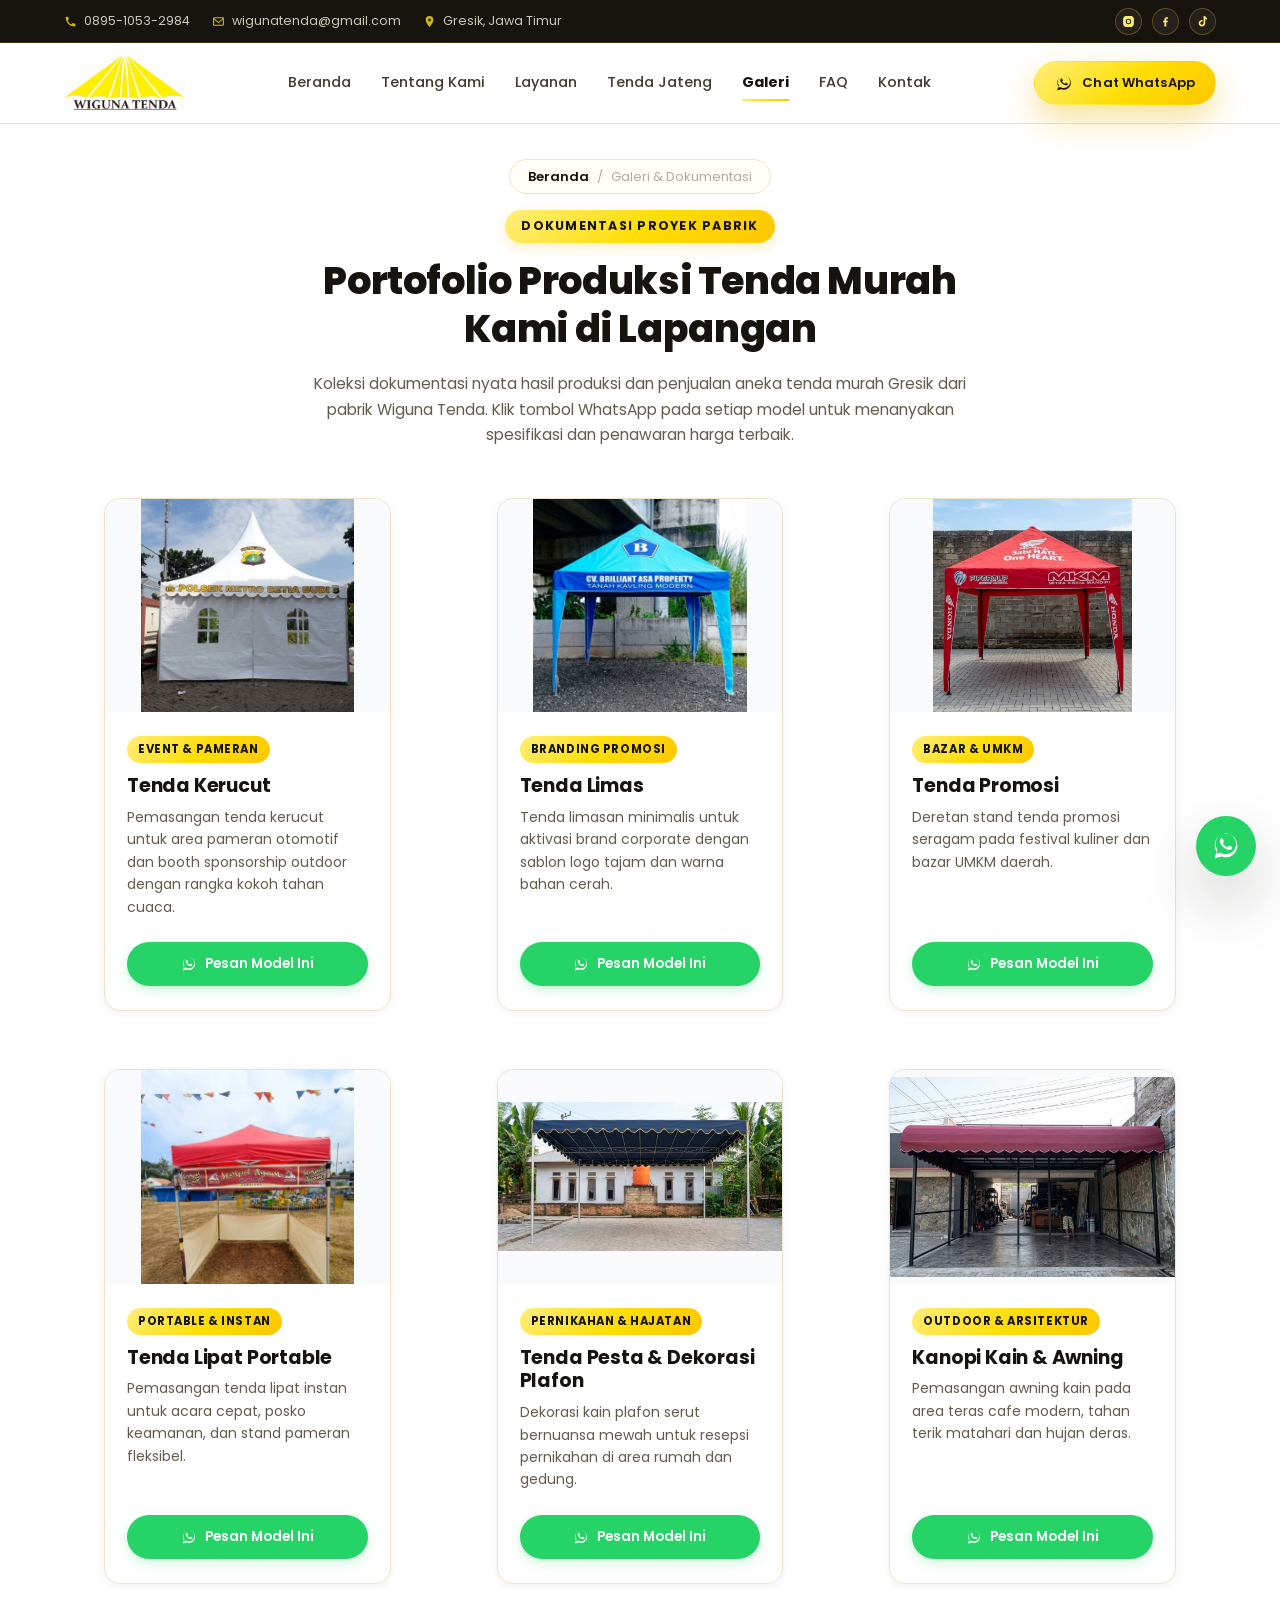
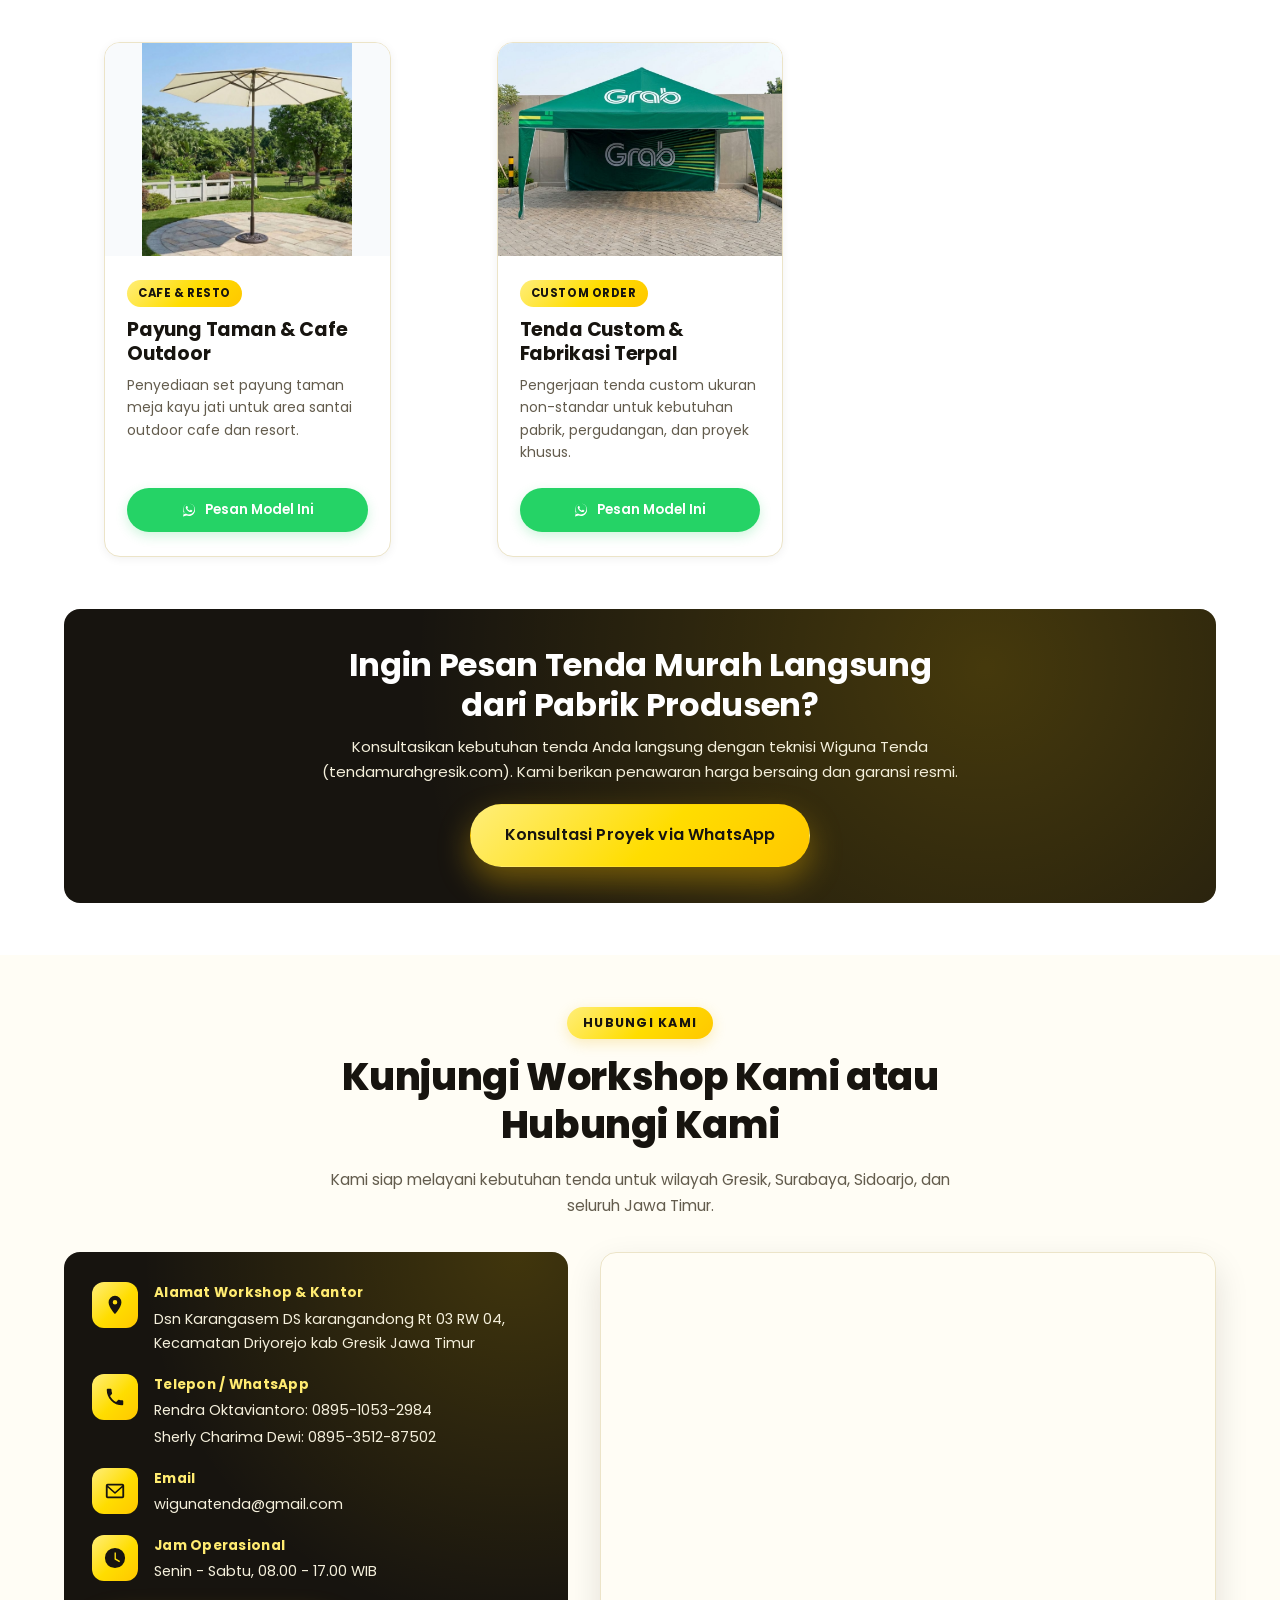
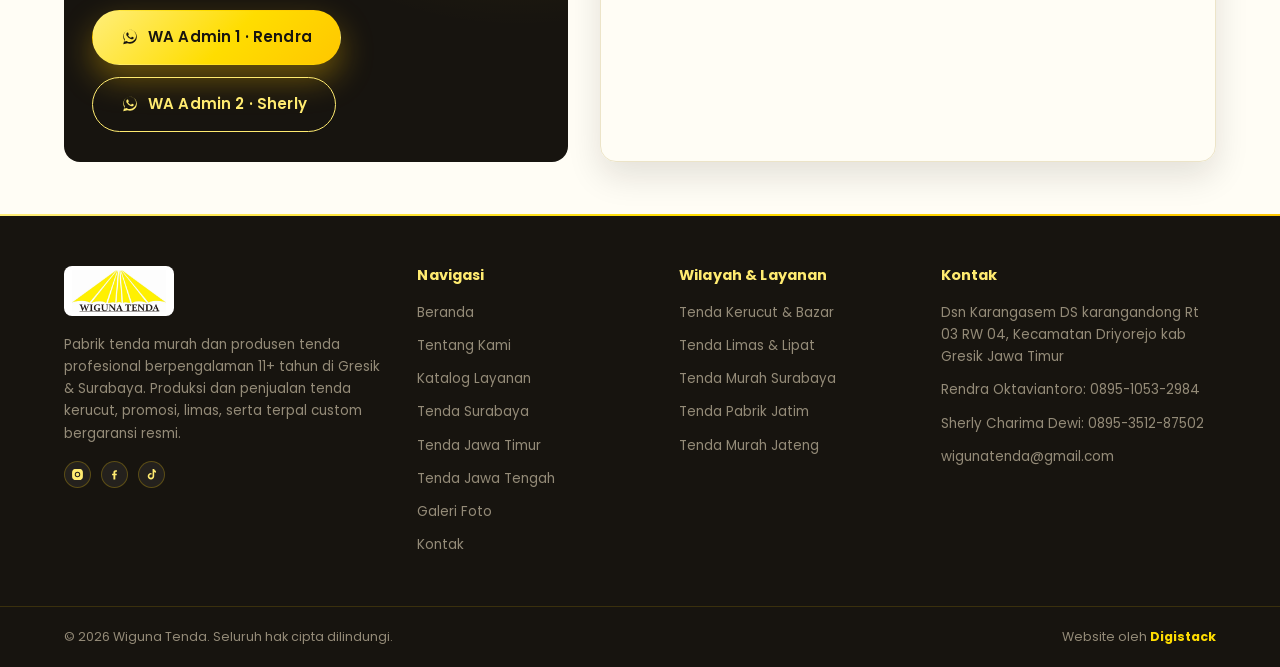
<file: galeri.html>
<!DOCTYPE html>
<html lang="id">
<head>
<meta charset="UTF-8">
<meta name="viewport" content="width=device-width, initial-scale=1.0">
<title>Foto Portofolio Tenda Murah Gresik &amp; Tenda Kerucut | Wiguna Tenda</title>
<meta name="description" content="Dokumentasi portofolio asli produksi &amp; pemasangan tenda murah Gresik, tenda kerucut, tenda promosi bazar, limas, dan terpal custom langsung pabrik Wiguna Tenda.">
<meta name="keywords" content="tenda murah gresik, foto tenda kerucut, portofolio tenda murah gresik, galeri tenda kerucut surabaya, pabrik tenda terdekat di gresik, produsen tenda kerucut murah terdekat, wiguna tenda">
<meta name="robots" content="index, follow">
<link rel="canonical" href="https://tendamurahgresik.com/galeri.html">

<!-- Geo-Targeting Local SEO -->
<meta name="geo.region" content="ID-JI">
<meta name="geo.placename" content="Gresik">
<meta name="geo.position" content="-7.352661;112.576803">
<meta name="ICBM" content="-7.352661, 112.576803">

<!-- Open Graph -->
<meta property="og:title" content="Foto Portofolio Tenda Murah Gresik &amp; Tenda Kerucut | Wiguna Tenda">
<meta property="og:description" content="Dokumentasi portofolio asli produksi &amp; pemasangan tenda murah Gresik, tenda kerucut, tenda promosi bazar, limas, dan terpal custom langsung pabrik Wiguna Tenda.">
<meta property="og:type" content="website">
<meta property="og:url" content="https://tendamurahgresik.com/galeri.html">
<meta property="og:image" content="https://tendamurahgresik.com/assets/img/logo.jpeg">
<meta property="og:site_name" content="Wiguna Tenda">
<meta property="og:locale" content="id_ID">

<!-- Twitter Card -->
<meta name="twitter:card" content="summary_large_image">
<meta name="twitter:title" content="Foto Portofolio Tenda Murah Gresik &amp; Tenda Kerucut | Wiguna Tenda">
<meta name="twitter:description" content="Dokumentasi portofolio asli produksi &amp; pemasangan tenda murah Gresik, tenda kerucut, tenda promosi bazar, limas, dan terpal custom langsung pabrik Wiguna Tenda.">
<meta name="twitter:image" content="https://tendamurahgresik.com/assets/img/logo.jpeg">

<link rel="icon" href="assets/img/favicon.png" type="image/png">
<link rel="apple-touch-icon" href="assets/img/favicon.png">
<link rel="preconnect" href="https://fonts.googleapis.com">
<link rel="preconnect" href="https://fonts.gstatic.com" crossorigin>
<link href="https://fonts.googleapis.com/css2?family=Poppins:wght@400;500;600;700;800&display=swap" rel="stylesheet">
<link rel="stylesheet" href="assets/css/style.css">

<!-- Structured data untuk Google (LocalBusiness, Breadcrumbs & CollectionPage) -->
<script type="application/ld+json">
{
  "@context": "https://schema.org",
  "@graph": [
    {
      "@type": "LocalBusiness",
      "@id": "https://tendamurahgresik.com/#localbusiness",
      "name": "Wiguna Tenda",
      "alternateName": ["Tenda Murah Gresik", "Wiguna Tenda", "Pabrik Tenda Kerucut Terdekat Gresik Surabaya", "Produsen Tenda Murah Jawa Timur"],
      "description": "Perusahaan produsen tenda murah profesional berpengalaman lebih dari 11 tahun dalam produksi dan penjualan aneka jenis tenda serta fabrikasi terpal custom di Gresik & Surabaya.",
      "image": "https://tendamurahgresik.com/assets/img/logo.jpeg",
      "url": "https://tendamurahgresik.com/galeri.html",
      "telephone": "+6289510532984",
      "email": "wigunatenda@gmail.com",
      "priceRange": "$$",
      "hasMap": "https://maps.app.goo.gl/rk2h2NR67kL8tHrf9",
      "address": {
        "@type": "PostalAddress",
        "streetAddress": "Dsn Karangasem DS karangandong Rt 03 RW 04",
        "addressLocality": "Driyorejo, Gresik",
        "addressRegion": "Jawa Timur",
        "postalCode": "61177",
        "addressCountry": "ID"
      },
      "geo": {
        "@type": "GeoCoordinates",
        "latitude": -7.352661,
        "longitude": 112.576803
      },
      "areaServed": [
        { "@type": "City", "name": "Gresik" },
        { "@type": "City", "name": "Surabaya" },
        { "@type": "City", "name": "Sidoarjo" },
        { "@type": "AdministrativeArea", "name": "Driyorejo" },
        { "@type": "AdministrativeArea", "name": "Menganti" },
        { "@type": "AdministrativeArea", "name": "Kebomas" },
        { "@type": "AdministrativeArea", "name": "Gresik Kota" },
        { "@type": "AdministrativeArea", "name": "Surabaya Barat" },
        { "@type": "AdministrativeArea", "name": "Jawa Timur" }
      ],
      "openingHours": "Mo-Sa 08:00-17:00"
    },
    {
      "@type": "BreadcrumbList",
      "@id": "https://tendamurahgresik.com/galeri.html#breadcrumb",
      "itemListElement": [
        {
          "@type": "ListItem",
          "position": 1,
          "name": "Beranda",
          "item": "https://tendamurahgresik.com/"
        },
        {
          "@type": "ListItem",
          "position": 2,
          "name": "Galeri Portofolio Tenda Murah",
          "item": "https://tendamurahgresik.com/galeri.html"
        }
      ]
    },
    {
      "@type": "CollectionPage",
      "@id": "https://tendamurahgresik.com/galeri.html#collection",
      "name": "Foto Portofolio Produksi Tenda Murah Gresik & Tenda Kerucut",
      "description": "Dokumentasi portofolio asli produksi & pemasangan tenda murah Gresik, tenda kerucut, tenda promosi, limas, dan terpal custom Wiguna Tenda di Gresik, Surabaya & sekitarnya."
    }
  ]
}
</script>
<!-- Google tag (gtag.js) -->
<script async src="https://www.googletagmanager.com/gtag/js?id=AW-18467361986"></script>
<script>
  window.dataLayer = window.dataLayer || [];
  function gtag(){dataLayer.push(arguments);}
  gtag('js', new Date());

  gtag('config', 'AW-18467361986');
  gtag('config', 'G-DR6KC2P479');
</script>
</head>
<body>

<!-- ===== TOP BAR ===== -->
<div class="topbar">
  <div class="container topbar__inner">
    <div class="topbar__contact">
      <a href="#" id="topbarPhoneLink" class="topbar__item">
        <svg viewBox="0 0 24 24" class="icon"><path d="M6.6 10.8c1.4 2.8 3.8 5.1 6.6 6.6l2.2-2.2c.3-.3.7-.4 1-.2 1.1.4 2.3.6 3.6.6.6 0 1 .4 1 1V20c0 .6-.4 1-1 1C10.5 21 3 13.5 3 4c0-.6.4-1 1-1h3.2c.6 0 1 .4 1 1 0 1.3.2 2.5.6 3.6.1.4 0 .8-.2 1L6.6 10.8z"/></svg>
        <span data-config="phoneDisplay">0895-1053-2984</span>
      </a>
      <a href="#" id="topbarEmailLink" class="topbar__item topbar__item--hide-sm">
        <svg viewBox="0 0 24 24" class="icon"><path d="M4 4h16a2 2 0 0 1 2 2v12a2 2 0 0 1-2 2H4a2 2 0 0 1-2-2V6a2 2 0 0 1 2-2zm0 2v.01L12 13l8-6.99V6H4zm16 2.24-7.39 6.46a1 1 0 0 1-1.22 0L4 8.24V18h16V8.24z"/></svg>
        <span data-config="email">wigunatenda@gmail.com</span>
      </a>
      <span class="topbar__item topbar__item--hide-sm">
        <svg viewBox="0 0 24 24" class="icon"><path d="M12 2a7 7 0 0 0-7 7c0 5.25 7 13 7 13s7-7.75 7-13a7 7 0 0 0-7-7zm0 9.5A2.5 2.5 0 1 1 12 6.5a2.5 2.5 0 0 1 0 5z"/></svg>
        <span>Gresik, Jawa Timur</span>
      </span>
    </div>
    <div class="topbar__social">
      <a href="#" aria-label="Instagram Wiguna Tenda" class="social-link"><svg viewBox="0 0 24 24" class="icon"><path d="M12 2c2.7 0 3.05.01 4.12.06 1.07.05 1.79.22 2.43.47.66.26 1.22.6 1.77 1.15.55.55.89 1.11 1.15 1.77.25.64.42 1.36.47 2.43.05 1.07.06 1.42.06 4.12s-.01 3.05-.06 4.12c-.05 1.07-.22 1.79-.47 2.43a4.9 4.9 0 0 1-1.15 1.77 4.9 4.9 0 0 1-1.77 1.15c-.64.25-1.36.42-2.43.47-1.07.05-1.42.06-4.12.06s-3.05-.01-4.12-.06c-1.07-.05-1.79-.22-2.43-.47a4.9 4.9 0 0 1-1.77-1.15 4.9 4.9 0 0 1-1.15-1.77c-.25-.64-.42-1.36-.47-2.43C2.01 15.05 2 14.7 2 12s.01-3.05.06-4.12c.05-1.07.22-1.79.47-2.43.26-.66.6-1.22 1.15-1.77A4.9 4.9 0 0 1 5.45 2.53c.64-.25 1.36-.42 2.43-.47C8.95 2.01 9.3 2 12 2zm0 5a5 5 0 1 0 0 10 5 5 0 0 0 0-10zm0 8.2a3.2 3.2 0 1 1 0-6.4 3.2 3.2 0 0 1 0 6.4zm5.2-8.4a1.17 1.17 0 1 1-2.34 0 1.17 1.17 0 0 1 2.34 0z"/></svg></a>
      <a href="#" aria-label="Facebook Wiguna Tenda" class="social-link"><svg viewBox="0 0 24 24" class="icon"><path d="M13.5 21v-7.5h2.5l.4-3H13.5V8.4c0-.87.24-1.46 1.5-1.46H16.5V4.35C16.2 4.31 15.19 4.22 14 4.22c-2.4 0-4 1.47-4 4.16V10.5H7.5v3H10V21h3.5z"/></svg></a>
      <a href="#" aria-label="TikTok Wiguna Tenda" class="social-link"><svg viewBox="0 0 24 24" class="icon"><path d="M14 2h3.1c.2 1.7 1.4 3.1 3.1 3.4V8.6c-1.2 0-2.3-.3-3.2-1V15c0 3.3-2.7 6-6 6s-6-2.7-6-6 2.7-6 6-6c.4 0 .7 0 1 .1V12c-.3-.1-.6-.2-1-.2-1.7 0-3 1.3-3 3s1.3 3 3 3 3-1.3 3-3V2z"/></svg></a>
    </div>
  </div>
</div>

<!-- ===== NAVBAR ===== -->
<header class="navbar" id="navbar">
  <div class="container navbar__inner">
    <a href="index.html" class="navbar__brand">
      <img src="assets/img/logo.jpeg" alt="Logo Pabrik Tenda Murah Gresik - Wiguna Tenda" class="navbar__logo">
    </a>

    <nav class="navbar__nav" id="navMenu">
      <a href="index.html" class="nav-link">Beranda</a>
      <a href="index.html#tentang" class="nav-link">Tentang Kami</a>
      <a href="layanan.html" class="nav-link">Layanan</a>
      <a href="tenda-jateng.html" class="nav-link">Tenda Jateng</a>
      <a href="galeri.html" class="nav-link is-active">Galeri</a>
      <a href="index.html#faq" class="nav-link">FAQ</a>
      <a href="index.html#kontak" class="nav-link">Kontak</a>
    </nav>

    <a href="#" class="btn btn--primary btn--sm navbar__cta js-wa-link" data-wa-message="Halo Wiguna Tenda,saya ingin bertanya terkait dengan  informasi Tenda:&#10;&#10;https://tendamurahgresik.com/">
      <svg viewBox="0 0 32 32" class="icon"><path d="M16.02 3C9.4 3 4 8.4 4 15.02c0 2.5.66 4.83 1.8 6.86L4 29l7.32-1.9a12.9 12.9 0 0 0 4.7.88h.01c6.62 0 12.02-5.4 12.02-12.02C28.05 8.4 22.65 3 16.02 3zm0 21.94h-.01a10.9 10.9 0 0 1-5.56-1.53l-.4-.24-4.34 1.13 1.16-4.24-.26-.43a10.9 10.9 0 0 1-1.68-5.8c0-6.03 4.9-10.93 10.94-10.93 2.92 0 5.66 1.14 7.73 3.2a10.85 10.85 0 0 1 3.2 7.74c0 6.03-4.9 10.93-10.93 10.93zm5.98-8.18c-.33-.16-1.93-.95-2.23-1.06-.3-.11-.52-.16-.73.16-.22.33-.85 1.06-1.04 1.27-.19.22-.38.24-.71.08-.33-.16-1.4-.52-2.66-1.65-.98-.87-1.64-1.95-1.83-2.28-.19-.33-.02-.5.14-.67.15-.15.33-.38.5-.57.16-.19.22-.33.33-.55.11-.22.05-.41-.03-.57-.08-.16-.73-1.77-1-2.42-.26-.63-.53-.55-.73-.56h-.62c-.22 0-.57.08-.86.41-.3.33-1.13 1.1-1.13 2.7 0 1.6 1.16 3.14 1.32 3.36.16.22 2.29 3.5 5.54 4.9.77.34 1.38.54 1.85.68.78.25 1.48.21 2.04.13.62-.1 1.93-.79 2.2-1.55.27-.76.27-1.42.19-1.55-.08-.14-.3-.22-.62-.38z"/></svg>
      Chat WhatsApp
    </a>

    <button class="navbar__toggle" id="navToggle" aria-label="Buka menu" aria-expanded="false" aria-controls="navMenu">
      <span></span><span></span><span></span>
    </button>
  </div>
</header>

<main>

<!-- ===== GRID GALERI LENGKAP ===== -->
<section class="section section--page-top" id="galeri-proyek">
  <div class="container">
    <div class="section__head reveal">
      <div class="breadcrumb">
        <a href="index.html">Beranda</a>
        <span>/</span>
        <span>Galeri &amp; Dokumentasi</span>
      </div>
      <div>
        <span class="eyebrow">Dokumentasi Proyek Pabrik</span>
      </div>
      <h1 class="section__title">Portofolio Produksi Tenda Murah Kami di Lapangan</h1>
      <p class="section__desc">Koleksi dokumentasi nyata hasil produksi dan penjualan aneka tenda murah Gresik dari pabrik Wiguna Tenda. Klik tombol WhatsApp pada setiap model untuk menanyakan spesifikasi dan penawaran harga terbaik.</p>
    </div>

    <div class="grid grid--gallery reveal">

      <!-- 1. Tenda Kerucut -->
      <figure class="gallery-card reveal">
        <div class="gallery-card__img-wrap">
          <img src="assets/img/gallery/tenda-kerucut.jpg" alt="Produksi Tenda Kerucut Murah Ukuran 3x3 untuk Event Outdoor di Gresik" loading="lazy" width="600" height="450">
        </div>
        <figcaption class="gallery-card__body">
          <span class="gallery-card__tag">Event &amp; Pameran</span>
          <h3 class="gallery-card__title">Tenda Kerucut</h3>
          <p class="gallery-card__desc">Pemasangan tenda kerucut untuk area pameran otomotif dan booth sponsorship outdoor dengan rangka kokoh tahan cuaca.</p>
          <div class="gallery-card__cta">
            <a href="#" class="card__wa-btn js-wa-link" data-wa-message="Halo Wiguna Tenda, saya tertarik dengan model Tenda Kerucut di galeri.">
              <svg viewBox="0 0 32 32" class="icon"><path d="M16.02 3C9.4 3 4 8.4 4 15.02c0 2.5.66 4.83 1.8 6.86L4 29l7.32-1.9a12.9 12.9 0 0 0 4.7.88h.01c6.62 0 12.02-5.4 12.02-12.02C28.05 8.4 22.65 3 16.02 3zm0 21.94h-.01a10.9 10.9 0 0 1-5.56-1.53l-.4-.24-4.34 1.13 1.16-4.24-.26-.43a10.9 10.9 0 0 1-1.68-5.8c0-6.03 4.9-10.93 10.94-10.93 2.92 0 5.66 1.14 7.73 3.2a10.85 10.85 0 0 1 3.2 7.74c0 6.03-4.9 10.93-10.93 10.93zm5.98-8.18c-.33-.16-1.93-.95-2.23-1.06-.3-.11-.52-.16-.73.16-.22.33-.85 1.06-1.04 1.27-.19.22-.38.24-.71.08-.33-.16-1.4-.52-2.66-1.65-.98-.87-1.64-1.95-1.83-2.28-.19-.33-.02-.5.14-.67.15-.15.33-.38.5-.57.16-.19.22-.33.33-.55.11-.22.05-.41-.03-.57-.08-.16-.73-1.77-1-2.42-.26-.63-.53-.55-.73-.56h-.62c-.22 0-.57.08-.86.41-.3.33-1.13 1.1-1.13 2.7 0 1.6 1.16 3.14 1.32 3.36.16.22 2.29 3.5 5.54 4.9.77.34 1.38.54 1.85.68.78.25 1.48.21 2.04.13.62-.1 1.93-.79 2.2-1.55.27-.76.27-1.42.19-1.55-.08-.14-.3-.22-.62-.38z"/></svg>
              Pesan Model Ini
            </a>
          </div>
        </figcaption>
      </figure>

      <!-- 2. Tenda Limas -->
      <figure class="gallery-card reveal">
        <div class="gallery-card__img-wrap">
          <img src="assets/img/gallery/tenda-limas.jpg" alt="Jual Tenda Limas Murah Gresik dengan Sablon Logo Promosi Brand Perusahaan" loading="lazy" width="600" height="450">
        </div>
        <figcaption class="gallery-card__body">
          <span class="gallery-card__tag">Branding Promosi</span>
          <h3 class="gallery-card__title">Tenda Limas</h3>
          <p class="gallery-card__desc">Tenda limasan minimalis untuk aktivasi brand corporate dengan sablon logo tajam dan warna bahan cerah.</p>
          <div class="gallery-card__cta">
            <a href="#" class="card__wa-btn js-wa-link" data-wa-message="Halo Wiguna Tenda, saya tertarik dengan model Tenda Limas di galeri.">
              <svg viewBox="0 0 32 32" class="icon"><path d="M16.02 3C9.4 3 4 8.4 4 15.02c0 2.5.66 4.83 1.8 6.86L4 29l7.32-1.9a12.9 12.9 0 0 0 4.7.88h.01c6.62 0 12.02-5.4 12.02-12.02C28.05 8.4 22.65 3 16.02 3zm0 21.94h-.01a10.9 10.9 0 0 1-5.56-1.53l-.4-.24-4.34 1.13 1.16-4.24-.26-.43a10.9 10.9 0 0 1-1.68-5.8c0-6.03 4.9-10.93 10.94-10.93 2.92 0 5.66 1.14 7.73 3.2a10.85 10.85 0 0 1 3.2 7.74c0 6.03-4.9 10.93-10.93 10.93zm5.98-8.18c-.33-.16-1.93-.95-2.23-1.06-.3-.11-.52-.16-.73.16-.22.33-.85 1.06-1.04 1.27-.19.22-.38.24-.71.08-.33-.16-1.4-.52-2.66-1.65-.98-.87-1.64-1.95-1.83-2.28-.19-.33-.02-.5.14-.67.15-.15.33-.38.5-.57.16-.19.22-.33.33-.55.11-.22.05-.41-.03-.57-.08-.16-.73-1.77-1-2.42-.26-.63-.53-.55-.73-.56h-.62c-.22 0-.57.08-.86.41-.3.33-1.13 1.1-1.13 2.7 0 1.6 1.16 3.14 1.32 3.36.16.22 2.29 3.5 5.54 4.9.77.34 1.38.54 1.85.68.78.25 1.48.21 2.04.13.62-.1 1.93-.79 2.2-1.55.27-.76.27-1.42.19-1.55-.08-.14-.3-.22-.62-.38z"/></svg>
              Pesan Model Ini
            </a>
          </div>
        </figcaption>
      </figure>

      <!-- 3. Tenda Promosi -->
      <figure class="gallery-card reveal">
        <div class="gallery-card__img-wrap">
          <img src="assets/img/gallery/tenda-promosi.jpg" alt="Pabrik Pembuatan Tenda Promosi Murah untuk Bazar UMKM di Gresik Surabaya" loading="lazy" width="600" height="450">
        </div>
        <figcaption class="gallery-card__body">
          <span class="gallery-card__tag">Bazar &amp; UMKM</span>
          <h3 class="gallery-card__title">Tenda Promosi</h3>
          <p class="gallery-card__desc">Deretan stand tenda promosi seragam pada festival kuliner dan bazar UMKM daerah.</p>
          <div class="gallery-card__cta">
            <a href="#" class="card__wa-btn js-wa-link" data-wa-message="Halo Wiguna Tenda, saya tertarik dengan model Tenda Promosi di galeri.">
              <svg viewBox="0 0 32 32" class="icon"><path d="M16.02 3C9.4 3 4 8.4 4 15.02c0 2.5.66 4.83 1.8 6.86L4 29l7.32-1.9a12.9 12.9 0 0 0 4.7.88h.01c6.62 0 12.02-5.4 12.02-12.02C28.05 8.4 22.65 3 16.02 3zm0 21.94h-.01a10.9 10.9 0 0 1-5.56-1.53l-.4-.24-4.34 1.13 1.16-4.24-.26-.43a10.9 10.9 0 0 1-1.68-5.8c0-6.03 4.9-10.93 10.94-10.93 2.92 0 5.66 1.14 7.73 3.2a10.85 10.85 0 0 1 3.2 7.74c0 6.03-4.9 10.93-10.93 10.93zm5.98-8.18c-.33-.16-1.93-.95-2.23-1.06-.3-.11-.52-.16-.73.16-.22.33-.85 1.06-1.04 1.27-.19.22-.38.24-.71.08-.33-.16-1.4-.52-2.66-1.65-.98-.87-1.64-1.95-1.83-2.28-.19-.33-.02-.5.14-.67.15-.15.33-.38.5-.57.16-.19.22-.33.33-.55.11-.22.05-.41-.03-.57-.08-.16-.73-1.77-1-2.42-.26-.63-.53-.55-.73-.56h-.62c-.22 0-.57.08-.86.41-.3.33-1.13 1.1-1.13 2.7 0 1.6 1.16 3.14 1.32 3.36.16.22 2.29 3.5 5.54 4.9.77.34 1.38.54 1.85.68.78.25 1.48.21 2.04.13.62-.1 1.93-.79 2.2-1.55.27-.76.27-1.42.19-1.55-.08-.14-.3-.22-.62-.38z"/></svg>
              Pesan Model Ini
            </a>
          </div>
        </figcaption>
      </figure>

      <!-- 4. Tenda Lipat -->
      <figure class="gallery-card reveal">
        <div class="gallery-card__img-wrap">
          <img src="assets/img/gallery/tenda-lipat.jpg" alt="Tenda Lipat Portable Praktis Rangka Besi Hollow Murah Langsung Produsen Gresik" loading="lazy" width="600" height="450">
        </div>
        <figcaption class="gallery-card__body">
          <span class="gallery-card__tag">Portable &amp; Instan</span>
          <h3 class="gallery-card__title">Tenda Lipat Portable</h3>
          <p class="gallery-card__desc">Pemasangan tenda lipat instan untuk acara cepat, posko keamanan, dan stand pameran fleksibel.</p>
          <div class="gallery-card__cta">
            <a href="#" class="card__wa-btn js-wa-link" data-wa-message="Halo Wiguna Tenda, saya tertarik dengan model Tenda Lipat di galeri.">
              <svg viewBox="0 0 32 32" class="icon"><path d="M16.02 3C9.4 3 4 8.4 4 15.02c0 2.5.66 4.83 1.8 6.86L4 29l7.32-1.9a12.9 12.9 0 0 0 4.7.88h.01c6.62 0 12.02-5.4 12.02-12.02C28.05 8.4 22.65 3 16.02 3zm0 21.94h-.01a10.9 10.9 0 0 1-5.56-1.53l-.4-.24-4.34 1.13 1.16-4.24-.26-.43a10.9 10.9 0 0 1-1.68-5.8c0-6.03 4.9-10.93 10.94-10.93 2.92 0 5.66 1.14 7.73 3.2a10.85 10.85 0 0 1 3.2 7.74c0 6.03-4.9 10.93-10.93 10.93zm5.98-8.18c-.33-.16-1.93-.95-2.23-1.06-.3-.11-.52-.16-.73.16-.22.33-.85 1.06-1.04 1.27-.19.22-.38.24-.71.08-.33-.16-1.4-.52-2.66-1.65-.98-.87-1.64-1.95-1.83-2.28-.19-.33-.02-.5.14-.67.15-.15.33-.38.5-.57.16-.19.22-.33.33-.55.11-.22.05-.41-.03-.57-.08-.16-.73-1.77-1-2.42-.26-.63-.53-.55-.73-.56h-.62c-.22 0-.57.08-.86.41-.3.33-1.13 1.1-1.13 2.7 0 1.6 1.16 3.14 1.32 3.36.16.22 2.29 3.5 5.54 4.9.77.34 1.38.54 1.85.68.78.25 1.48.21 2.04.13.62-.1 1.93-.79 2.2-1.55.27-.76.27-1.42.19-1.55-.08-.14-.3-.22-.62-.38z"/></svg>
              Pesan Model Ini
            </a>
          </div>
        </figcaption>
      </figure>

      <!-- 5. Tenda Pesta -->
      <figure class="gallery-card reveal">
        <div class="gallery-card__img-wrap">
          <img src="assets/img/gallery/tenda-pesta.jpg" alt="Produksi Tenda Pesta Plafon Serut Elegan Acara Pernikahan Murah di Gresik" loading="lazy" width="600" height="450">
        </div>
        <figcaption class="gallery-card__body">
          <span class="gallery-card__tag">Pernikahan &amp; Hajatan</span>
          <h3 class="gallery-card__title">Tenda Pesta &amp; Dekorasi Plafon</h3>
          <p class="gallery-card__desc">Dekorasi kain plafon serut bernuansa mewah untuk resepsi pernikahan di area rumah dan gedung.</p>
          <div class="gallery-card__cta">
            <a href="#" class="card__wa-btn js-wa-link" data-wa-message="Halo Wiguna Tenda, saya tertarik dengan model Tenda Pesta di galeri.">
              <svg viewBox="0 0 32 32" class="icon"><path d="M16.02 3C9.4 3 4 8.4 4 15.02c0 2.5.66 4.83 1.8 6.86L4 29l7.32-1.9a12.9 12.9 0 0 0 4.7.88h.01c6.62 0 12.02-5.4 12.02-12.02C28.05 8.4 22.65 3 16.02 3zm0 21.94h-.01a10.9 10.9 0 0 1-5.56-1.53l-.4-.24-4.34 1.13 1.16-4.24-.26-.43a10.9 10.9 0 0 1-1.68-5.8c0-6.03 4.9-10.93 10.94-10.93 2.92 0 5.66 1.14 7.73 3.2a10.85 10.85 0 0 1 3.2 7.74c0 6.03-4.9 10.93-10.93 10.93zm5.98-8.18c-.33-.16-1.93-.95-2.23-1.06-.3-.11-.52-.16-.73.16-.22.33-.85 1.06-1.04 1.27-.19.22-.38.24-.71.08-.33-.16-1.4-.52-2.66-1.65-.98-.87-1.64-1.95-1.83-2.28-.19-.33-.02-.5.14-.67.15-.15.33-.38.5-.57.16-.19.22-.33.33-.55.11-.22.05-.41-.03-.57-.08-.16-.73-1.77-1-2.42-.26-.63-.53-.55-.73-.56h-.62c-.22 0-.57.08-.86.41-.3.33-1.13 1.1-1.13 2.7 0 1.6 1.16 3.14 1.32 3.36.16.22 2.29 3.5 5.54 4.9.77.34 1.38.54 1.85.68.78.25 1.48.21 2.04.13.62-.1 1.93-.79 2.2-1.55.27-.76.27-1.42.19-1.55-.08-.14-.3-.22-.62-.38z"/></svg>
              Pesan Model Ini
            </a>
          </div>
        </figcaption>
      </figure>

      <!-- 6. Kanopi Kain -->
      <figure class="gallery-card reveal">
        <div class="gallery-card__img-wrap">
          <img src="assets/img/gallery/kanopi-kain.jpg" alt="Pemasangan Kanopi Kain Awning Cafe dan Fasad Ruko Murah Tahan Cuaca di Gresik" loading="lazy" width="600" height="450">
        </div>
        <figcaption class="gallery-card__body">
          <span class="gallery-card__tag">Outdoor &amp; Arsitektur</span>
          <h3 class="gallery-card__title">Kanopi Kain &amp; Awning</h3>
          <p class="gallery-card__desc">Pemasangan awning kain pada area teras cafe modern, tahan terik matahari dan hujan deras.</p>
          <div class="gallery-card__cta">
            <a href="#" class="card__wa-btn js-wa-link" data-wa-message="Halo Wiguna Tenda, saya tertarik dengan model Kanopi Kain di galeri.">
              <svg viewBox="0 0 32 32" class="icon"><path d="M16.02 3C9.4 3 4 8.4 4 15.02c0 2.5.66 4.83 1.8 6.86L4 29l7.32-1.9a12.9 12.9 0 0 0 4.7.88h.01c6.62 0 12.02-5.4 12.02-12.02C28.05 8.4 22.65 3 16.02 3zm0 21.94h-.01a10.9 10.9 0 0 1-5.56-1.53l-.4-.24-4.34 1.13 1.16-4.24-.26-.43a10.9 10.9 0 0 1-1.68-5.8c0-6.03 4.9-10.93 10.94-10.93 2.92 0 5.66 1.14 7.73 3.2a10.85 10.85 0 0 1 3.2 7.74c0 6.03-4.9 10.93-10.93 10.93zm5.98-8.18c-.33-.16-1.93-.95-2.23-1.06-.3-.11-.52-.16-.73.16-.22.33-.85 1.06-1.04 1.27-.19.22-.38.24-.71.08-.33-.16-1.4-.52-2.66-1.65-.98-.87-1.64-1.95-1.83-2.28-.19-.33-.02-.5.14-.67.15-.15.33-.38.5-.57.16-.19.22-.33.33-.55.11-.22.05-.41-.03-.57-.08-.16-.73-1.77-1-2.42-.26-.63-.53-.55-.73-.56h-.62c-.22 0-.57.08-.86.41-.3.33-1.13 1.1-1.13 2.7 0 1.6 1.16 3.14 1.32 3.36.16.22 2.29 3.5 5.54 4.9.77.34 1.38.54 1.85.68.78.25 1.48.21 2.04.13.62-.1 1.93-.79 2.2-1.55.27-.76.27-1.42.19-1.55-.08-.14-.3-.22-.62-.38z"/></svg>
              Pesan Model Ini
            </a>
          </div>
        </figcaption>
      </figure>

      <!-- 7. Payung Taman -->
      <figure class="gallery-card reveal">
        <div class="gallery-card__img-wrap">
          <img src="assets/img/gallery/payung-taman.jpg" alt="Payung Taman Cafe Outdoor Bahan Terpal Tebal Tahan Air Murah di Gresik" loading="lazy" width="600" height="450">
        </div>
        <figcaption class="gallery-card__body">
          <span class="gallery-card__tag">Cafe &amp; Resto</span>
          <h3 class="gallery-card__title">Payung Taman &amp; Cafe Outdoor</h3>
          <p class="gallery-card__desc">Penyediaan set payung taman meja kayu jati untuk area santai outdoor cafe dan resort.</p>
          <div class="gallery-card__cta">
            <a href="#" class="card__wa-btn js-wa-link" data-wa-message="Halo Wiguna Tenda, saya tertarik dengan model Payung Taman di galeri.">
              <svg viewBox="0 0 32 32" class="icon"><path d="M16.02 3C9.4 3 4 8.4 4 15.02c0 2.5.66 4.83 1.8 6.86L4 29l7.32-1.9a12.9 12.9 0 0 0 4.7.88h.01c6.62 0 12.02-5.4 12.02-12.02C28.05 8.4 22.65 3 16.02 3zm0 21.94h-.01a10.9 10.9 0 0 1-5.56-1.53l-.4-.24-4.34 1.13 1.16-4.24-.26-.43a10.9 10.9 0 0 1-1.68-5.8c0-6.03 4.9-10.93 10.94-10.93 2.92 0 5.66 1.14 7.73 3.2a10.85 10.85 0 0 1 3.2 7.74c0 6.03-4.9 10.93-10.93 10.93zm5.98-8.18c-.33-.16-1.93-.95-2.23-1.06-.3-.11-.52-.16-.73.16-.22.33-.85 1.06-1.04 1.27-.19.22-.38.24-.71.08-.33-.16-1.4-.52-2.66-1.65-.98-.87-1.64-1.95-1.83-2.28-.19-.33-.02-.5.14-.67.15-.15.33-.38.5-.57.16-.19.22-.33.33-.55.11-.22.05-.41-.03-.57-.08-.16-.73-1.77-1-2.42-.26-.63-.53-.55-.73-.56h-.62c-.22 0-.57.08-.86.41-.3.33-1.13 1.1-1.13 2.7 0 1.6 1.16 3.14 1.32 3.36.16.22 2.29 3.5 5.54 4.9.77.34 1.38.54 1.85.68.78.25 1.48.21 2.04.13.62-.1 1.93-.79 2.2-1.55.27-.76.27-1.42.19-1.55-.08-.14-.3-.22-.62-.38z"/></svg>
              Pesan Model Ini
            </a>
          </div>
        </figcaption>
      </figure>

      <!-- 8. Tenda Custom & Terpal -->
      <figure class="gallery-card reveal">
        <div class="gallery-card__img-wrap">
          <img src="assets/img/gallery/tenda-custom.jpg" alt="Tempat Pembuatan Tenda Terdekat - Fabrikasi Tenda Custom dan Terpal Spesifikasi Khusus di Gresik" loading="lazy" width="600" height="450">
        </div>
        <figcaption class="gallery-card__body">
          <span class="gallery-card__tag">Custom Order</span>
          <h3 class="gallery-card__title">Tenda Custom &amp; Fabrikasi Terpal</h3>
          <p class="gallery-card__desc">Pengerjaan tenda custom ukuran non-standar untuk kebutuhan pabrik, pergudangan, dan proyek khusus.</p>
          <div class="gallery-card__cta">
            <a href="#" class="card__wa-btn js-wa-link" data-wa-message="Halo Wiguna Tenda, saya tertarik dengan model Tenda Custom di galeri.">
              <svg viewBox="0 0 32 32" class="icon"><path d="M16.02 3C9.4 3 4 8.4 4 15.02c0 2.5.66 4.83 1.8 6.86L4 29l7.32-1.9a12.9 12.9 0 0 0 4.7.88h.01c6.62 0 12.02-5.4 12.02-12.02C28.05 8.4 22.65 3 16.02 3zm0 21.94h-.01a10.9 10.9 0 0 1-5.56-1.53l-.4-.24-4.34 1.13 1.16-4.24-.26-.43a10.9 10.9 0 0 1-1.68-5.8c0-6.03 4.9-10.93 10.94-10.93 2.92 0 5.66 1.14 7.73 3.2a10.85 10.85 0 0 1 3.2 7.74c0 6.03-4.9 10.93-10.93 10.93zm5.98-8.18c-.33-.16-1.93-.95-2.23-1.06-.3-.11-.52-.16-.73.16-.22.33-.85 1.06-1.04 1.27-.19.22-.38.24-.71.08-.33-.16-1.4-.52-2.66-1.65-.98-.87-1.64-1.95-1.83-2.28-.19-.33-.02-.5.14-.67.15-.15.33-.38.5-.57.16-.19.22-.33.33-.55.11-.22.05-.41-.03-.57-.08-.16-.73-1.77-1-2.42-.26-.63-.53-.55-.73-.56h-.62c-.22 0-.57.08-.86.41-.3.33-1.13 1.1-1.13 2.7 0 1.6 1.16 3.14 1.32 3.36.16.22 2.29 3.5 5.54 4.9.77.34 1.38.54 1.85.68.78.25 1.48.21 2.04.13.62-.1 1.93-.79 2.2-1.55.27-.76.27-1.42.19-1.55-.08-.14-.3-.22-.62-.38z"/></svg>
              Pesan Model Ini
            </a>
          </div>
        </figcaption>
      </figure>

    </div>

    <!-- Banner Konsultasi Proyek -->
    <div class="cta-banner reveal">
      <div class="cta-banner__inner">
        <h2>Ingin Pesan Tenda Murah Langsung dari Pabrik Produsen?</h2>
        <p>Konsultasikan kebutuhan tenda Anda langsung dengan teknisi Wiguna Tenda (tendamurahgresik.com). Kami berikan penawaran harga bersaing dan garansi resmi.</p>
        <a href="#" class="btn btn--primary btn--lg js-wa-link" data-wa-message="Halo Wiguna Tenda,saya ingin bertanya terkait dengan  informasi Tenda:&#10;&#10;https://tendamurahgresik.com/">
          Konsultasi Proyek via WhatsApp
        </a>
      </div>
    </div>

  </div>
</section>

<!-- ===== KONTAK ===== -->
<section class="section section--alt" id="kontak">
  <div class="container">
    <div class="section__head reveal">
      <span class="eyebrow">Hubungi Kami</span>
      <h2 class="section__title">Kunjungi Workshop Kami atau Hubungi Kami</h2>
      <p class="section__desc">Kami siap melayani kebutuhan tenda untuk wilayah Gresik, Surabaya, Sidoarjo, dan seluruh Jawa Timur.</p>
    </div>

    <div class="contact reveal">
      <div class="contact__info">
        <div class="contact__item">
          <div class="contact__icon"><svg viewBox="0 0 24 24"><path d="M12 2a7 7 0 0 0-7 7c0 5.25 7 13 7 13s7-7.75 7-13a7 7 0 0 0-7-7zm0 9.5A2.5 2.5 0 1 1 12 6.5a2.5 2.5 0 0 1 0 5z"/></svg></div>
          <div><strong>Alamat Workshop &amp; Kantor</strong><p data-config="address">Dsn Karangasem DS karangandong Rt 03 RW 04, Kecamatan Driyorejo kab Gresik Jawa Timur</p></div>
        </div>
        <div class="contact__item">
          <div class="contact__icon"><svg viewBox="0 0 24 24"><path d="M6.6 10.8c1.4 2.8 3.8 5.1 6.6 6.6l2.2-2.2c.3-.3.7-.4 1-.2 1.1.4 2.3.6 3.6.6.6 0 1 .4 1 1V20c0 .6-.4 1-1 1C10.5 21 3 13.5 3 4c0-.6.4-1 1-1h3.2c.6 0 1 .4 1 1 0 1.3.2 2.5.6 3.6.1.4 0 .8-.2 1L6.6 10.8z"/></svg></div>
          <div>
            <strong>Telepon / WhatsApp</strong>
            <p><span data-config="waName">Rendra Oktaviantoro</span>: <span data-config="phoneDisplay">0895-1053-2984</span></p>
            <p><span data-config="waName2">Sherly Charima Dewi</span>: <span data-config="phoneDisplay2">0895-3512-87502</span></p>
          </div>
        </div>
        <div class="contact__item">
          <div class="contact__icon"><svg viewBox="0 0 24 24"><path d="M4 4h16a2 2 0 0 1 2 2v12a2 2 0 0 1-2 2H4a2 2 0 0 1-2-2V6a2 2 0 0 1 2-2zm0 2v.01L12 13l8-6.99V6H4zm16 2.24-7.39 6.46a1 1 0 0 1-1.22 0L4 8.24V18h16V8.24z"/></svg></div>
          <div><strong>Email</strong><p data-config="email">wigunatenda@gmail.com</p></div>
        </div>
        <div class="contact__item">
          <div class="contact__icon"><svg viewBox="0 0 24 24"><path d="M12 1a11 11 0 1 0 0 22 11 11 0 0 0 0-22zm1 11.6 4.5 2.7-.8 1.3-5.2-3.1V6h1.5v6.6z"/></svg></div>
          <div><strong>Jam Operasional</strong><p data-config="hours">Senin - Sabtu, 08.00 - 17.00 WIB</p></div>
        </div>

        <div class="contact__wa-buttons">
          <a href="#" class="btn btn--primary js-wa-link" data-wa-message="Halo Wiguna Tenda,saya ingin bertanya terkait dengan  informasi Tenda:&#10;&#10;https://tendamurahgresik.com/">
            <svg viewBox="0 0 32 32" class="icon"><path d="M16.02 3C9.4 3 4 8.4 4 15.02c0 2.5.66 4.83 1.8 6.86L4 29l7.32-1.9a12.9 12.9 0 0 0 4.7.88h.01c6.62 0 12.02-5.4 12.02-12.02C28.05 8.4 22.65 3 16.02 3zm0 21.94h-.01a10.9 10.9 0 0 1-5.56-1.53l-.4-.24-4.34 1.13 1.16-4.24-.26-.43a10.9 10.9 0 0 1-1.68-5.8c0-6.03 4.9-10.93 10.94-10.93 2.92 0 5.66 1.14 7.73 3.2a10.85 10.85 0 0 1 3.2 7.74c0 6.03-4.9 10.93-10.93 10.93zm5.98-8.18c-.33-.16-1.93-.95-2.23-1.06-.3-.11-.52-.16-.73.16-.22.33-.85 1.06-1.04 1.27-.19.22-.38.24-.71.08-.33-.16-1.4-.52-2.66-1.65-.98-.87-1.64-1.95-1.83-2.28-.19-.33-.02-.5.14-.67.15-.15.33-.38.5-.57.16-.19.22-.33.33-.55.11-.22.05-.41-.03-.57-.08-.16-.73-1.77-1-2.42-.26-.63-.53-.55-.73-.56h-.62c-.22 0-.57.08-.86.41-.3.33-1.13 1.1-1.13 2.7 0 1.6 1.16 3.14 1.32 3.36.16.22 2.29 3.5 5.54 4.9.77.34 1.38.54 1.85.68.78.25 1.48.21 2.04.13.62-.1 1.93-.79 2.2-1.55.27-.76.27-1.42.19-1.55-.08-.14-.3-.22-.62-.38z"/></svg>
            WA Admin 1 &middot; Rendra
          </a>
          <a href="#" class="btn btn--outline js-wa-link" data-wa-number-key="waNumber2" data-wa-message="Halo Wiguna Tenda,saya ingin bertanya terkait dengan  informasi Tenda:&#10;&#10;https://tendamurahgresik.com/">
            <svg viewBox="0 0 32 32" class="icon"><path d="M16.02 3C9.4 3 4 8.4 4 15.02c0 2.5.66 4.83 1.8 6.86L4 29l7.32-1.9a12.9 12.9 0 0 0 4.7.88h.01c6.62 0 12.02-5.4 12.02-12.02C28.05 8.4 22.65 3 16.02 3zm0 21.94h-.01a10.9 10.9 0 0 1-5.56-1.53l-.4-.24-4.34 1.13 1.16-4.24-.26-.43a10.9 10.9 0 0 1-1.68-5.8c0-6.03 4.9-10.93 10.94-10.93 2.92 0 5.66 1.14 7.73 3.2a10.85 10.85 0 0 1 3.2 7.74c0 6.03-4.9 10.93-10.93 10.93zm5.98-8.18c-.33-.16-1.93-.95-2.23-1.06-.3-.11-.52-.16-.73.16-.22.33-.85 1.06-1.04 1.27-.19.22-.38.24-.71.08-.33-.16-1.4-.52-2.66-1.65-.98-.87-1.64-1.95-1.83-2.28-.19-.33-.02-.5.14-.67.15-.15.33-.38.5-.57.16-.19.22-.33.33-.55.11-.22.05-.41-.03-.57-.08-.16-.73-1.77-1-2.42-.26-.63-.53-.55-.73-.56h-.62c-.22 0-.57.08-.86.41-.3.33-1.13 1.1-1.13 2.7 0 1.6 1.16 3.14 1.32 3.36.16.22 2.29 3.5 5.54 4.9.77.34 1.38.54 1.85.68.78.25 1.48.21 2.04.13.62-.1 1.93-.79 2.2-1.55.27-.76.27-1.42.19-1.55-.08-.14-.3-.22-.62-.38z"/></svg>
            WA Admin 2 &middot; Sherly
          </a>
        </div>
      </div>

      <div class="contact__map">
        <iframe
          title="Lokasi Wiguna Tenda"
          src="https://www.google.com/maps?q=Dsn+Karangasem+Karangandong+Driyorejo+Gresik&z=16&output=embed"
          width="100%" height="100%" style="border:0;" allowfullscreen="" loading="lazy"
          referrerpolicy="no-referrer-when-downgrade">
        </iframe>
      </div>
    </div>
  </div>
</section>

</main>

<!-- ===== FOOTER ===== -->
<footer class="footer">
  <div class="container footer__inner">
    <div class="footer__brand">
      <img src="assets/img/logo.jpeg" alt="Logo Pabrik Tenda Murah Gresik - Wiguna Tenda" class="footer__logo">
      <p>Pabrik tenda murah dan produsen tenda profesional berpengalaman 11+ tahun di Gresik &amp; Surabaya. Produksi dan penjualan tenda kerucut, promosi, limas, serta terpal custom bergaransi resmi.</p>
      <div class="footer__social">
        <a href="#" aria-label="Instagram" class="social-link"><svg viewBox="0 0 24 24" class="icon"><path d="M12 2c2.7 0 3.05.01 4.12.06 1.07.05 1.79.22 2.43.47.66.26 1.22.6 1.77 1.15.55.55.89 1.11 1.15 1.77.25.64.42 1.36.47 2.43.05 1.07.06 1.42.06 4.12s-.01 3.05-.06 4.12c-.05 1.07-.22 1.79-.47 2.43a4.9 4.9 0 0 1-1.15 1.77 4.9 4.9 0 0 1-1.77 1.15c-.64.25-1.36.42-2.43.47-1.07.05-1.42.06-4.12.06s-3.05-.01-4.12-.06c-1.07-.05-1.79-.22-2.43-.47a4.9 4.9 0 0 1-1.77-1.15 4.9 4.9 0 0 1-1.15-1.77c-.25-.64-.42-1.36-.47-2.43C2.01 15.05 2 14.7 2 12s.01-3.05.06-4.12c.05-1.07.22-1.79.47-2.43.26-.66.6-1.22 1.15-1.77A4.9 4.9 0 0 1 5.45 2.53c.64-.25 1.36-.42 2.43-.47C8.95 2.01 9.3 2 12 2zm0 5a5 5 0 1 0 0 10 5 5 0 0 0 0-10zm0 8.2a3.2 3.2 0 1 1 0-6.4 3.2 3.2 0 0 1 0 6.4zm5.2-8.4a1.17 1.17 0 1 1-2.34 0 1.17 1.17 0 0 1 2.34 0z"/></svg></a>
        <a href="#" aria-label="Facebook" class="social-link"><svg viewBox="0 0 24 24" class="icon"><path d="M13.5 21v-7.5h2.5l.4-3H13.5V8.4c0-.87.24-1.46 1.5-1.46H16.5V4.35C16.2 4.31 15.19 4.22 14 4.22c-2.4 0-4 1.47-4 4.16V10.5H7.5v3H10V21h3.5z"/></svg></a>
        <a href="#" aria-label="TikTok" class="social-link"><svg viewBox="0 0 24 24" class="icon"><path d="M14 2h3.1c.2 1.7 1.4 3.1 3.1 3.4V8.6c-1.2 0-2.3-.3-3.2-1V15c0 3.3-2.7 6-6 6s-6-2.7-6-6 2.7-6 6-6c.4 0 .7 0 1 .1V12c-.3-.1-.6-.2-1-.2-1.7 0-3 1.3-3 3s1.3 3 3 3 3-1.3 3-3V2z"/></svg></a>
      </div>
    </div>

    <div class="footer__col">
      <h4>Navigasi</h4>
      <a href="index.html">Beranda</a>
      <a href="index.html#tentang">Tentang Kami</a>
      <a href="layanan.html">Katalog Layanan</a>
      <a href="tenda-murah-surabaya.html">Tenda Surabaya</a>
      <a href="tenda-jatim.html">Tenda Jawa Timur</a>
      <a href="tenda-jateng.html">Tenda Jawa Tengah</a>
      <a href="galeri.html">Galeri Foto</a>
      <a href="index.html#kontak">Kontak</a>
    </div>

    <div class="footer__col">
      <h4>Wilayah &amp; Layanan</h4>
      <a href="layanan.html#jenis-tenda">Tenda Kerucut &amp; Bazar</a>
      <a href="layanan.html">Tenda Limas &amp; Lipat</a>
      <a href="tenda-murah-surabaya.html">Tenda Murah Surabaya</a>
      <a href="tenda-jatim.html">Tenda Pabrik Jatim</a>
      <a href="tenda-jateng.html">Tenda Murah Jateng</a>
    </div>

    <div class="footer__col">
      <h4>Kontak</h4>
      <p data-config="address">Dsn Karangasem DS karangandong Rt 03 RW 04, Kecamatan Driyorejo kab Gresik Jawa Timur</p>
      <p><span data-config="waName">Rendra Oktaviantoro</span>: <span data-config="phoneDisplay">0895-1053-2984</span></p>
      <p><span data-config="waName2">Sherly Charima Dewi</span>: <span data-config="phoneDisplay2">0895-3512-87502</span></p>
      <p data-config="email">wigunatenda@gmail.com</p>
    </div>
  </div>

  <div class="footer__bottom">
    <div class="container footer__bottom-inner">
      <span>&copy; <span id="year"></span> Wiguna Tenda. Seluruh hak cipta dilindungi.</span>
      <span>Website oleh <strong>Digistack</strong></span>
    </div>
  </div>
</footer>

<!-- ===== FLOATING BUTTONS ===== -->
<a href="#" class="floating-wa js-wa-link" data-wa-message="Halo Wiguna Tenda,saya ingin bertanya terkait dengan  informasi Tenda:&#10;&#10;https://tendamurahgresik.com/" aria-label="Chat WhatsApp">
  <svg viewBox="0 0 32 32" class="icon"><path d="M16.02 3C9.4 3 4 8.4 4 15.02c0 2.5.66 4.83 1.8 6.86L4 29l7.32-1.9a12.9 12.9 0 0 0 4.7.88h.01c6.62 0 12.02-5.4 12.02-12.02C28.05 8.4 22.65 3 16.02 3zm0 21.94h-.01a10.9 10.9 0 0 1-5.56-1.53l-.4-.24-4.34 1.13 1.16-4.24-.26-.43a10.9 10.9 0 0 1-1.68-5.8c0-6.03 4.9-10.93 10.94-10.93 2.92 0 5.66 1.14 7.73 3.2a10.85 10.85 0 0 1 3.2 7.74c0 6.03-4.9 10.93-10.93 10.93zm5.98-8.18c-.33-.16-1.93-.95-2.23-1.06-.3-.11-.52-.16-.73.16-.22.33-.85 1.06-1.04 1.27-.19.22-.38.24-.71.08-.33-.16-1.4-.52-2.66-1.65-.98-.87-1.64-1.95-1.83-2.28-.19-.33-.02-.5.14-.67.15-.15.33-.38.5-.57.16-.19.22-.33.33-.55.11-.22.05-.41-.03-.57-.08-.16-.73-1.77-1-2.42-.26-.63-.53-.55-.73-.56h-.62c-.22 0-.57.08-.86.41-.3.33-1.13 1.1-1.13 2.7 0 1.6 1.16 3.14 1.32 3.36.16.22 2.29 3.5 5.54 4.9.77.34 1.38.54 1.85.68.78.25 1.48.21 2.04.13.62-.1 1.93-.79 2.2-1.55.27-.76.27-1.42.19-1.55-.08-.14-.3-.22-.62-.38z"/></svg>
</a>

<button class="back-to-top" id="backToTop" aria-label="Kembali ke atas">
  <svg viewBox="0 0 24 24" class="icon"><path d="M12 4 4 12l1.4 1.4L11 7.8V20h2V7.8l5.6 5.6L20 12z"/></svg>
</button>

<script src="assets/js/main.js"></script>
</body>
</html>
</file>
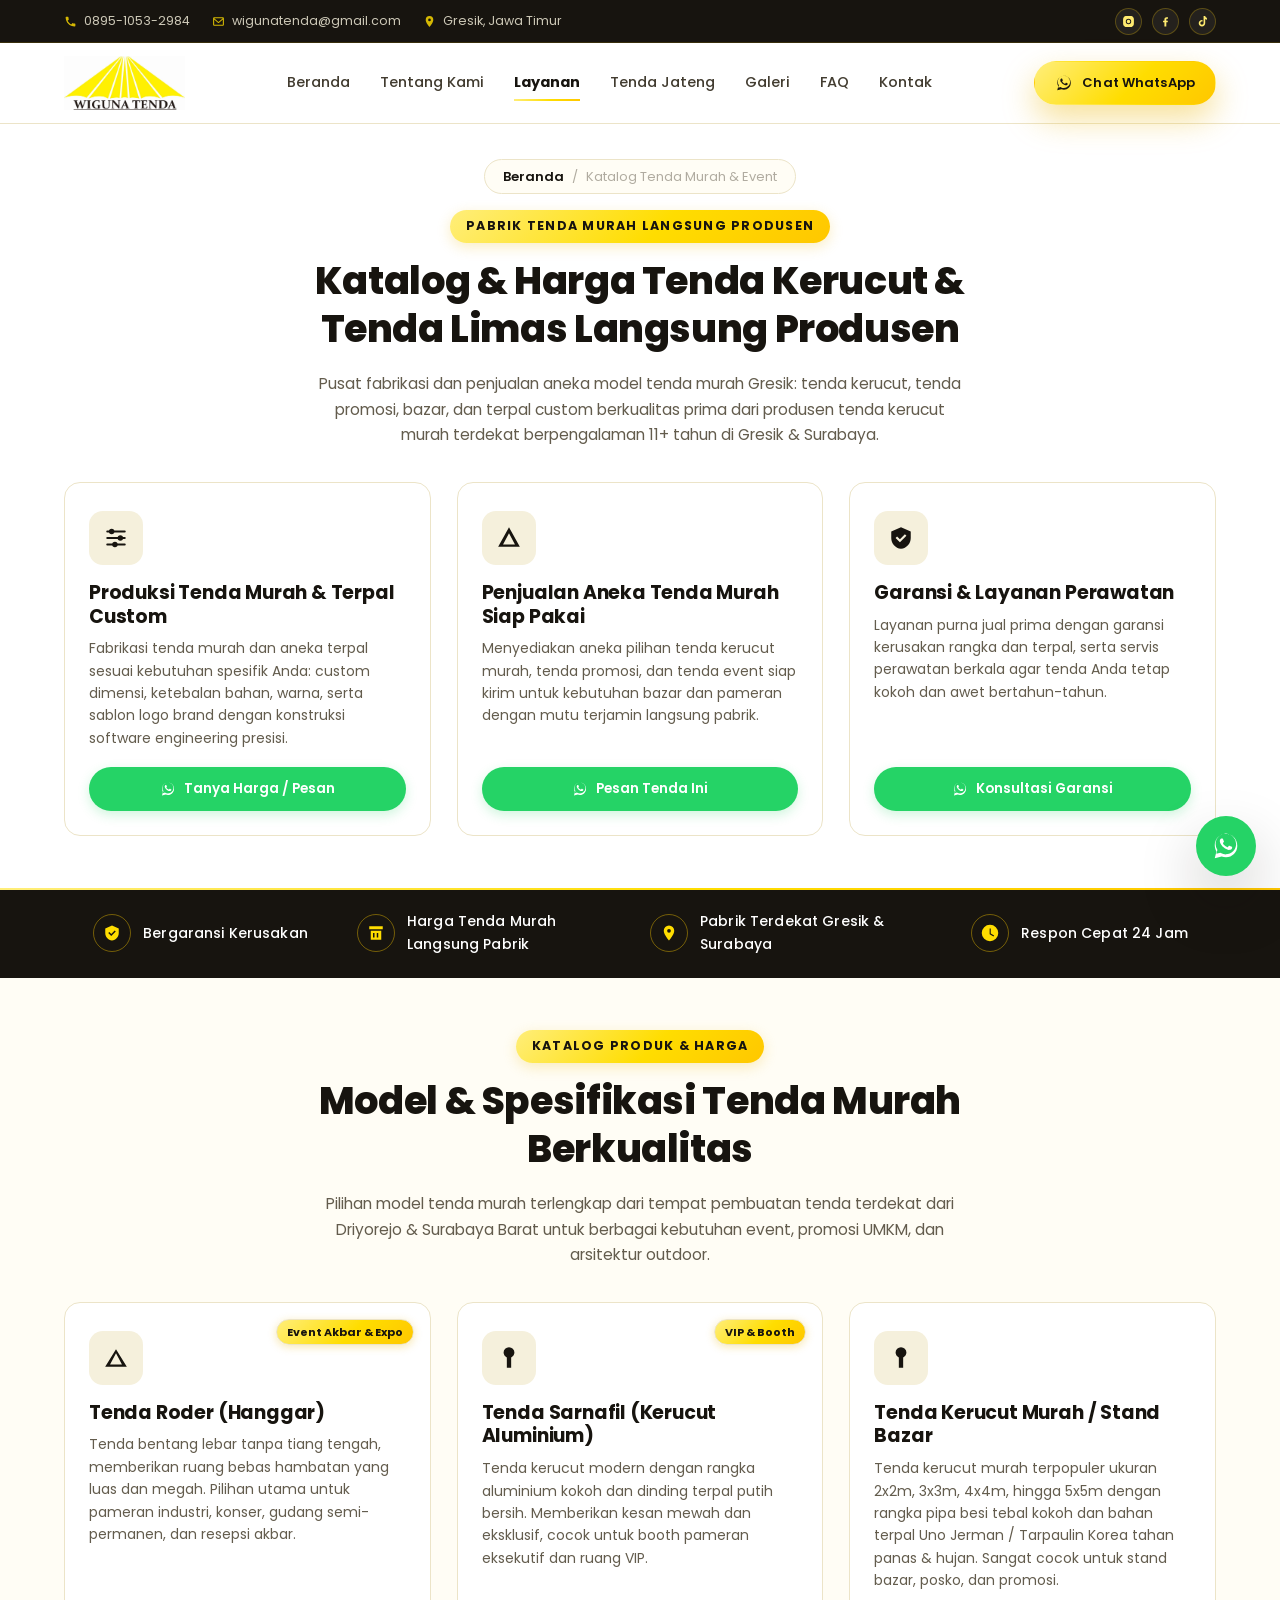
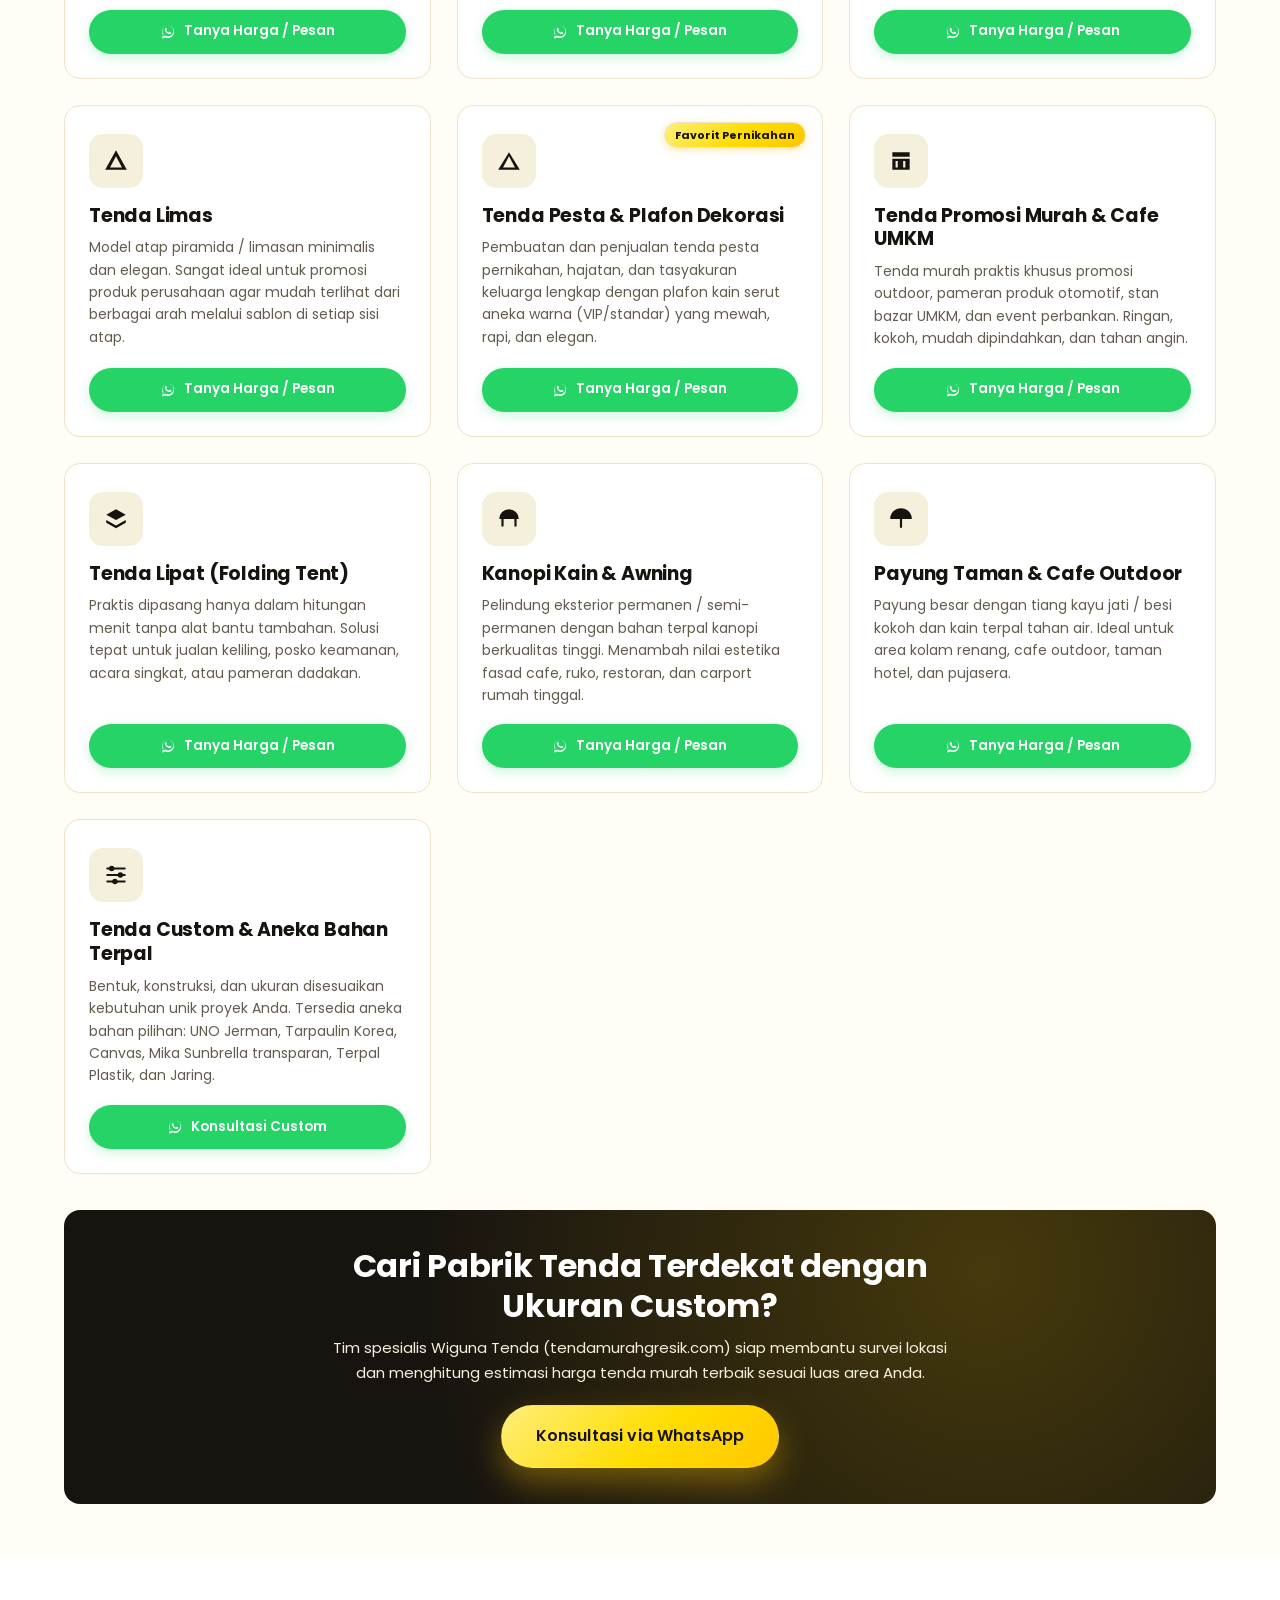
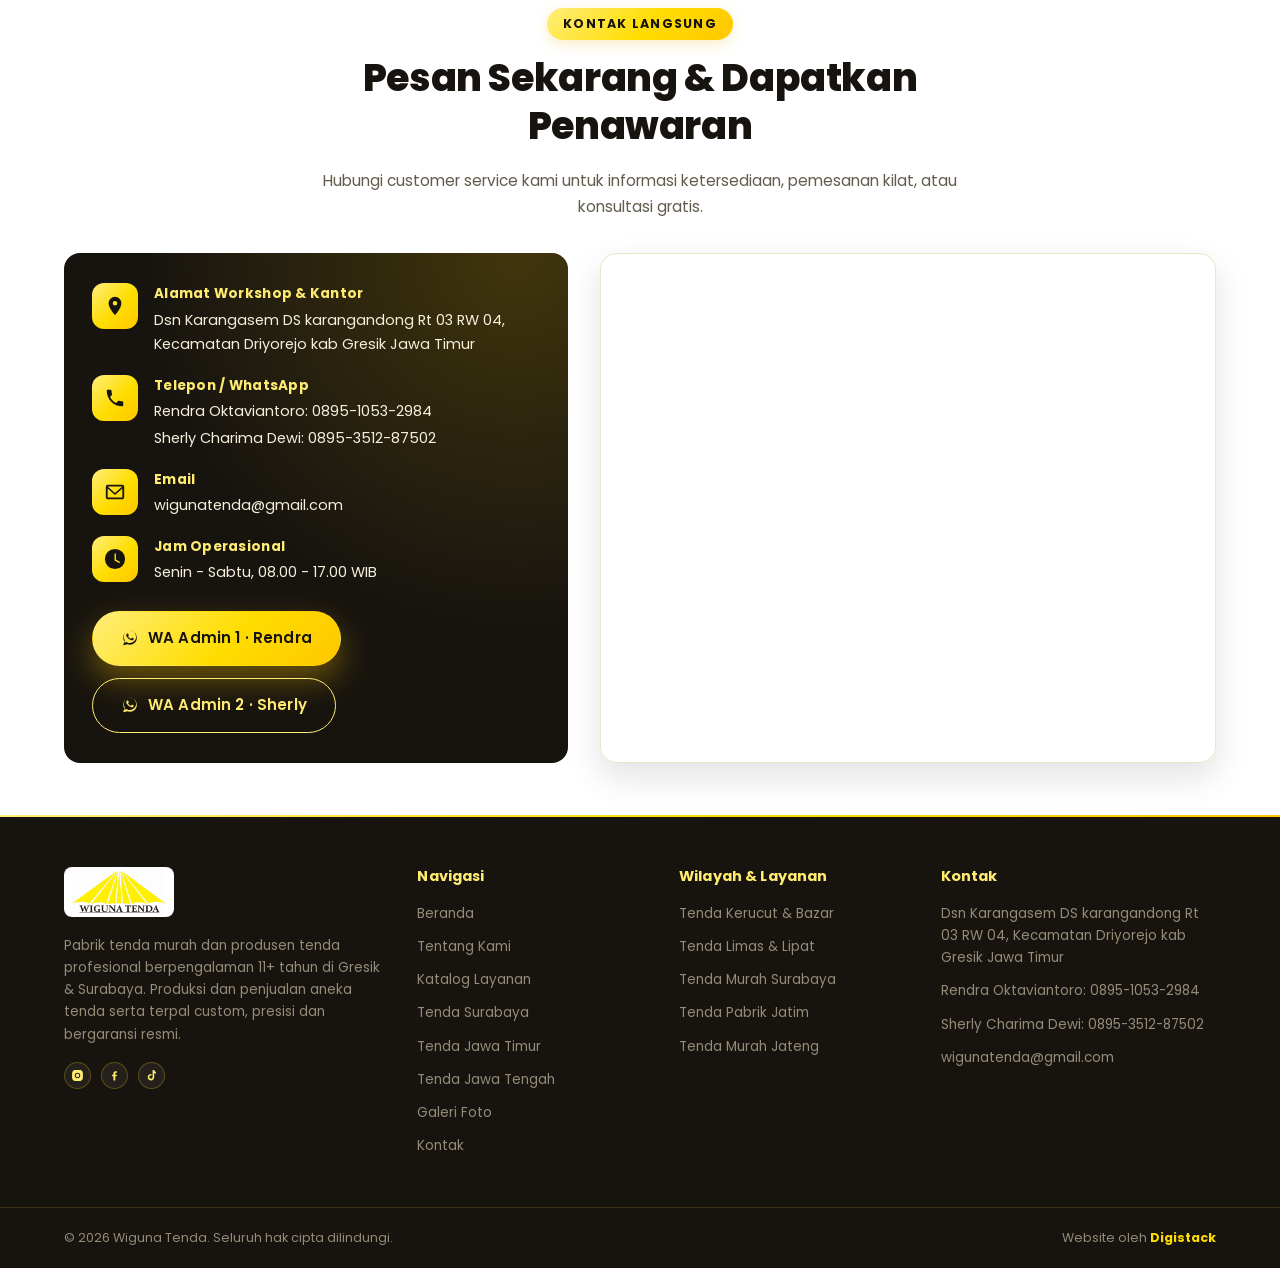
<file: layanan.html>
<!DOCTYPE html>
<html lang="id">
<head>
<meta charset="UTF-8">
<meta name="viewport" content="width=device-width, initial-scale=1.0">
<title>Katalog Harga Tenda Murah Gresik &amp; Surabaya | Pabrik Tenda Kerucut Wiguna</title>
<meta name="description" content="Katalog ukuran &amp; harga tenda murah Gresik, tenda kerucut, tenda promosi cafe, bazar, limas, kanopi kain, dan terpal custom langsung pabrik produsen bergaransi.">
<meta name="keywords" content="tenda murah gresik, harga tenda kerucut murah, pabrik tenda murah gresik, jual tenda kerucut surabaya, pabrik tenda terdekat di gresik, produsen tenda kerucut murah terdekat, tempat pembuatan tenda terdekat, katalog tenda gresik, wiguna tenda">
<meta name="robots" content="index, follow">
<link rel="canonical" href="https://tendamurahgresik.com/layanan.html">

<!-- Geo-Targeting Local SEO -->
<meta name="geo.region" content="ID-JI">
<meta name="geo.placename" content="Gresik">
<meta name="geo.position" content="-7.352661;112.576803">
<meta name="ICBM" content="-7.352661, 112.576803">

<!-- Open Graph -->
<meta property="og:title" content="Katalog Harga Tenda Murah Gresik &amp; Surabaya | Pabrik Tenda Kerucut Wiguna">
<meta property="og:description" content="Katalog ukuran &amp; harga tenda murah Gresik, tenda kerucut, promosi bazar, limas, kanopi, dan terpal custom langsung produsen bergaransi.">
<meta property="og:type" content="website">
<meta property="og:url" content="https://tendamurahgresik.com/layanan.html">
<meta property="og:image" content="https://tendamurahgresik.com/assets/img/logo.jpeg">
<meta property="og:site_name" content="Wiguna Tenda">
<meta property="og:locale" content="id_ID">

<!-- Twitter Card -->
<meta name="twitter:card" content="summary_large_image">
<meta name="twitter:title" content="Katalog Harga Tenda Murah Gresik &amp; Surabaya | Pabrik Tenda Kerucut Wiguna">
<meta name="twitter:description" content="Katalog ukuran &amp; harga tenda murah Gresik, tenda kerucut, promosi bazar, limas, kanopi, dan terpal custom langsung produsen bergaransi.">
<meta name="twitter:image" content="https://tendamurahgresik.com/assets/img/logo.jpeg">

<link rel="icon" href="assets/img/favicon.png" type="image/png">
<link rel="apple-touch-icon" href="assets/img/favicon.png">
<link rel="preconnect" href="https://fonts.googleapis.com">
<link rel="preconnect" href="https://fonts.gstatic.com" crossorigin>
<link href="https://fonts.googleapis.com/css2?family=Poppins:wght@400;500;600;700;800&display=swap" rel="stylesheet">
<link rel="stylesheet" href="assets/css/style.css">

<!-- Structured data untuk Google (LocalBusiness, Breadcrumbs & ItemList) -->
<script type="application/ld+json">
{
  "@context": "https://schema.org",
  "@graph": [
    {
      "@type": "LocalBusiness",
      "@id": "https://tendamurahgresik.com/#localbusiness",
      "name": "Wiguna Tenda",
      "alternateName": ["Tenda Murah Gresik", "Wiguna Tenda", "Pabrik Tenda Kerucut Terdekat Gresik Surabaya", "Produsen Tenda Murah Jawa Timur"],
      "description": "Perusahaan pabrik dan produsen tenda murah profesional berpengalaman lebih dari 11 tahun dalam produksi dan penjualan aneka jenis tenda serta fabrikasi terpal custom di Gresik & Surabaya.",
      "image": "https://tendamurahgresik.com/assets/img/logo.jpeg",
      "url": "https://tendamurahgresik.com/layanan.html",
      "telephone": "+6289510532984",
      "email": "wigunatenda@gmail.com",
      "priceRange": "$$",
      "hasMap": "https://maps.app.goo.gl/rk2h2NR67kL8tHrf9",
      "address": {
        "@type": "PostalAddress",
        "streetAddress": "Dsn Karangasem DS karangandong Rt 03 RW 04",
        "addressLocality": "Driyorejo, Gresik",
        "addressRegion": "Jawa Timur",
        "postalCode": "61177",
        "addressCountry": "ID"
      },
      "geo": {
        "@type": "GeoCoordinates",
        "latitude": -7.352661,
        "longitude": 112.576803
      },
      "areaServed": [
        { "@type": "City", "name": "Gresik" },
        { "@type": "City", "name": "Surabaya" },
        { "@type": "City", "name": "Sidoarjo" },
        { "@type": "AdministrativeArea", "name": "Driyorejo" },
        { "@type": "AdministrativeArea", "name": "Menganti" },
        { "@type": "AdministrativeArea", "name": "Kebomas" },
        { "@type": "AdministrativeArea", "name": "Gresik Kota" },
        { "@type": "AdministrativeArea", "name": "Surabaya Barat" },
        { "@type": "AdministrativeArea", "name": "Jawa Timur" }
      ],
      "openingHours": "Mo-Sa 08:00-17:00"
    },
    {
      "@type": "BreadcrumbList",
      "@id": "https://tendamurahgresik.com/layanan.html#breadcrumb",
      "itemListElement": [
        {
          "@type": "ListItem",
          "position": 1,
          "name": "Beranda",
          "item": "https://tendamurahgresik.com/"
        },
        {
          "@type": "ListItem",
          "position": 2,
          "name": "Katalog Layanan Tenda Murah",
          "item": "https://tendamurahgresik.com/layanan.html"
        }
      ]
    },
    {
      "@type": "ItemList",
      "@id": "https://tendamurahgresik.com/layanan.html#itemlist",
      "name": "Katalog Produksi & Penjualan Tenda Murah",
      "itemListElement": [
        {
          "@type": "Product",
          "position": 1,
          "name": "Tenda Kerucut Murah",
          "description": "Tenda kerucut murah untuk promosi, bazar, pameran, dan event outdoor aneka ukuran 2x2m, 3x3m, 4x4m, 5x5m rangka pipa besi tebal."
        },
        {
          "@type": "Product",
          "position": 2,
          "name": "Tenda Limas / Piramida Murah",
          "description": "Tenda bentuk piramida untuk posko, bazar, dan kegiatan komersial luar ruangan harga langsung produsen."
        },
        {
          "@type": "Product",
          "position": 3,
          "name": "Tenda Promosi & Cafe Murah",
          "description": "Tenda branding promosi dan cafe UMKM dengan sablon logo tajam dan bahan tahan cuaca."
        },
        {
          "@type": "Product",
          "position": 4,
          "name": "Tenda Lipat Praktis",
          "description": "Tenda lipat bongkar pasang cepat dan praktis untuk pedagang dan pameran."
        },
        {
          "@type": "Product",
          "position": 5,
          "name": "Kanopi Kain & Awning",
          "description": "Pemasangan kanopi kain tahan hujan dan panas untuk teras toko dan rumah."
        }
      ]
    }
  ]
}
</script>
<!-- Google tag (gtag.js) -->
<script async src="https://www.googletagmanager.com/gtag/js?id=AW-18467361986"></script>
<script>
  window.dataLayer = window.dataLayer || [];
  function gtag(){dataLayer.push(arguments);}
  gtag('js', new Date());

  gtag('config', 'AW-18467361986');
  gtag('config', 'G-DR6KC2P479');
</script>
</head>
<body>

<!-- ===== TOP BAR ===== -->
<div class="topbar">
  <div class="container topbar__inner">
    <div class="topbar__contact">
      <a href="#" id="topbarPhoneLink" class="topbar__item">
        <svg viewBox="0 0 24 24" class="icon"><path d="M6.6 10.8c1.4 2.8 3.8 5.1 6.6 6.6l2.2-2.2c.3-.3.7-.4 1-.2 1.1.4 2.3.6 3.6.6.6 0 1 .4 1 1V20c0 .6-.4 1-1 1C10.5 21 3 13.5 3 4c0-.6.4-1 1-1h3.2c.6 0 1 .4 1 1 0 1.3.2 2.5.6 3.6.1.4 0 .8-.2 1L6.6 10.8z"/></svg>
        <span data-config="phoneDisplay">0895-1053-2984</span>
      </a>
      <a href="#" id="topbarEmailLink" class="topbar__item topbar__item--hide-sm">
        <svg viewBox="0 0 24 24" class="icon"><path d="M4 4h16a2 2 0 0 1 2 2v12a2 2 0 0 1-2 2H4a2 2 0 0 1-2-2V6a2 2 0 0 1 2-2zm0 2v.01L12 13l8-6.99V6H4zm16 2.24-7.39 6.46a1 1 0 0 1-1.22 0L4 8.24V18h16V8.24z"/></svg>
        <span data-config="email">wigunatenda@gmail.com</span>
      </a>
      <span class="topbar__item topbar__item--hide-sm">
        <svg viewBox="0 0 24 24" class="icon"><path d="M12 2a7 7 0 0 0-7 7c0 5.25 7 13 7 13s7-7.75 7-13a7 7 0 0 0-7-7zm0 9.5A2.5 2.5 0 1 1 12 6.5a2.5 2.5 0 0 1 0 5z"/></svg>
        <span>Gresik, Jawa Timur</span>
      </span>
    </div>
    <div class="topbar__social">
      <a href="#" aria-label="Instagram Wiguna Tenda" class="social-link"><svg viewBox="0 0 24 24" class="icon"><path d="M12 2c2.7 0 3.05.01 4.12.06 1.07.05 1.79.22 2.43.47.66.26 1.22.6 1.77 1.15.55.55.89 1.11 1.15 1.77.25.64.42 1.36.47 2.43.05 1.07.06 1.42.06 4.12s-.01 3.05-.06 4.12c-.05 1.07-.22 1.79-.47 2.43a4.9 4.9 0 0 1-1.15 1.77 4.9 4.9 0 0 1-1.77 1.15c-.64.25-1.36.42-2.43.47-1.07.05-1.42.06-4.12.06s-3.05-.01-4.12-.06c-1.07-.05-1.79-.22-2.43-.47a4.9 4.9 0 0 1-1.77-1.15 4.9 4.9 0 0 1-1.15-1.77c-.25-.64-.42-1.36-.47-2.43C2.01 15.05 2 14.7 2 12s.01-3.05.06-4.12c.05-1.07.22-1.79.47-2.43.26-.66.6-1.22 1.15-1.77A4.9 4.9 0 0 1 5.45 2.53c.64-.25 1.36-.42 2.43-.47C8.95 2.01 9.3 2 12 2zm0 5a5 5 0 1 0 0 10 5 5 0 0 0 0-10zm0 8.2a3.2 3.2 0 1 1 0-6.4 3.2 3.2 0 0 1 0 6.4zm5.2-8.4a1.17 1.17 0 1 1-2.34 0 1.17 1.17 0 0 1 2.34 0z"/></svg></a>
      <a href="#" aria-label="Facebook Wiguna Tenda" class="social-link"><svg viewBox="0 0 24 24" class="icon"><path d="M13.5 21v-7.5h2.5l.4-3H13.5V8.4c0-.87.24-1.46 1.5-1.46H16.5V4.35C16.2 4.31 15.19 4.22 14 4.22c-2.4 0-4 1.47-4 4.16V10.5H7.5v3H10V21h3.5z"/></svg></a>
      <a href="#" aria-label="TikTok Wiguna Tenda" class="social-link"><svg viewBox="0 0 24 24" class="icon"><path d="M14 2h3.1c.2 1.7 1.4 3.1 3.1 3.4V8.6c-1.2 0-2.3-.3-3.2-1V15c0 3.3-2.7 6-6 6s-6-2.7-6-6 2.7-6 6-6c.4 0 .7 0 1 .1V12c-.3-.1-.6-.2-1-.2-1.7 0-3 1.3-3 3s1.3 3 3 3 3-1.3 3-3V2z"/></svg></a>
    </div>
  </div>
</div>

<!-- ===== NAVBAR ===== -->
<header class="navbar" id="navbar">
  <div class="container navbar__inner">
    <a href="index.html" class="navbar__brand">
      <img src="assets/img/logo.jpeg" alt="Logo Pabrik Tenda Murah Gresik - Wiguna Tenda" class="navbar__logo">
    </a>

    <nav class="navbar__nav" id="navMenu">
      <a href="index.html" class="nav-link">Beranda</a>
      <a href="index.html#tentang" class="nav-link">Tentang Kami</a>
      <a href="layanan.html" class="nav-link is-active">Layanan</a>
      <a href="tenda-jateng.html" class="nav-link">Tenda Jateng</a>
      <a href="galeri.html" class="nav-link">Galeri</a>
      <a href="index.html#faq" class="nav-link">FAQ</a>
      <a href="index.html#kontak" class="nav-link">Kontak</a>
    </nav>

    <a href="#" class="btn btn--primary btn--sm navbar__cta js-wa-link" data-wa-message="Halo Wiguna Tenda,saya ingin bertanya terkait dengan  informasi Tenda:&#10;&#10;https://tendamurahgresik.com/">
      <svg viewBox="0 0 32 32" class="icon"><path d="M16.02 3C9.4 3 4 8.4 4 15.02c0 2.5.66 4.83 1.8 6.86L4 29l7.32-1.9a12.9 12.9 0 0 0 4.7.88h.01c6.62 0 12.02-5.4 12.02-12.02C28.05 8.4 22.65 3 16.02 3zm0 21.94h-.01a10.9 10.9 0 0 1-5.56-1.53l-.4-.24-4.34 1.13 1.16-4.24-.26-.43a10.9 10.9 0 0 1-1.68-5.8c0-6.03 4.9-10.93 10.94-10.93 2.92 0 5.66 1.14 7.73 3.2a10.85 10.85 0 0 1 3.2 7.74c0 6.03-4.9 10.93-10.93 10.93zm5.98-8.18c-.33-.16-1.93-.95-2.23-1.06-.3-.11-.52-.16-.73.16-.22.33-.85 1.06-1.04 1.27-.19.22-.38.24-.71.08-.33-.16-1.4-.52-2.66-1.65-.98-.87-1.64-1.95-1.83-2.28-.19-.33-.02-.5.14-.67.15-.15.33-.38.5-.57.16-.19.22-.33.33-.55.11-.22.05-.41-.03-.57-.08-.16-.73-1.77-1-2.42-.26-.63-.53-.55-.73-.56h-.62c-.22 0-.57.08-.86.41-.3.33-1.13 1.1-1.13 2.7 0 1.6 1.16 3.14 1.32 3.36.16.22 2.29 3.5 5.54 4.9.77.34 1.38.54 1.85.68.78.25 1.48.21 2.04.13.62-.1 1.93-.79 2.2-1.55.27-.76.27-1.42.19-1.55-.08-.14-.3-.22-.62-.38z"/></svg>
      Chat WhatsApp
    </a>

    <button class="navbar__toggle" id="navToggle" aria-label="Buka menu" aria-expanded="false" aria-controls="navMenu">
      <span></span><span></span><span></span>
    </button>
  </div>
</header>

<main>

<!-- ===== LAYANAN UTAMA ===== -->
<section class="section section--page-top" id="layanan-utama">
  <div class="container">
    <div class="section__head reveal">
      <div class="breadcrumb">
        <a href="index.html">Beranda</a>
        <span>/</span>
        <span>Katalog Tenda Murah &amp; Event</span>
      </div>
      <div>
        <span class="eyebrow">Pabrik Tenda Murah Langsung Produsen</span>
      </div>
      <h1 class="section__title">Katalog &amp; Harga Tenda Kerucut &amp; Tenda Limas Langsung Produsen</h1>
      <p class="section__desc">Pusat fabrikasi dan penjualan aneka model tenda murah Gresik: tenda kerucut, tenda promosi, bazar, dan terpal custom berkualitas prima dari produsen tenda kerucut murah terdekat berpengalaman 11+ tahun di Gresik &amp; Surabaya.</p>
    </div>

    <div class="grid grid--cards reveal">

      <div class="card reveal">
        <div class="card__icon"><svg viewBox="0 0 24 24"><rect x="3" y="5" width="18" height="2" rx="1"/><circle cx="8" cy="6" r="2.5"/><rect x="3" y="11" width="18" height="2" rx="1"/><circle cx="16" cy="12" r="2.5"/><rect x="3" y="17" width="18" height="2" rx="1"/><circle cx="11" cy="18" r="2.5"/></svg></div>
        <h3>Produksi Tenda Murah &amp; Terpal Custom</h3>
        <p>Fabrikasi tenda murah dan aneka terpal sesuai kebutuhan spesifik Anda: custom dimensi, ketebalan bahan, warna, serta sablon logo brand dengan konstruksi software engineering presisi.</p>
        <a href="#" class="card__wa-btn js-wa-link" data-wa-message="Halo Wiguna Tenda,saya ingin bertanya terkait dengan  informasi Tenda:&#10;&#10;https://tendamurahgresik.com/">
          <svg viewBox="0 0 32 32" class="icon"><path d="M16.02 3C9.4 3 4 8.4 4 15.02c0 2.5.66 4.83 1.8 6.86L4 29l7.32-1.9a12.9 12.9 0 0 0 4.7.88h.01c6.62 0 12.02-5.4 12.02-12.02C28.05 8.4 22.65 3 16.02 3zm0 21.94h-.01a10.9 10.9 0 0 1-5.56-1.53l-.4-.24-4.34 1.13 1.16-4.24-.26-.43a10.9 10.9 0 0 1-1.68-5.8c0-6.03 4.9-10.93 10.94-10.93 2.92 0 5.66 1.14 7.73 3.2a10.85 10.85 0 0 1 3.2 7.74c0 6.03-4.9 10.93-10.93 10.93zm5.98-8.18c-.33-.16-1.93-.95-2.23-1.06-.3-.11-.52-.16-.73.16-.22.33-.85 1.06-1.04 1.27-.19.22-.38.24-.71.08-.33-.16-1.4-.52-2.66-1.65-.98-.87-1.64-1.95-1.83-2.28-.19-.33-.02-.5.14-.67.15-.15.33-.38.5-.57.16-.19.22-.33.33-.55.11-.22.05-.41-.03-.57-.08-.16-.73-1.77-1-2.42-.26-.63-.53-.55-.73-.56h-.62c-.22 0-.57.08-.86.41-.3.33-1.13 1.1-1.13 2.7 0 1.6 1.16 3.14 1.32 3.36.16.22 2.29 3.5 5.54 4.9.77.34 1.38.54 1.85.68.78.25 1.48.21 2.04.13.62-.1 1.93-.79 2.2-1.55.27-.76.27-1.42.19-1.55-.08-.14-.3-.22-.62-.38z"/></svg>
          Tanya Harga / Pesan
        </a>
      </div>

      <div class="card reveal">
        <div class="card__icon"><svg viewBox="0 0 24 24"><path d="M12 2 2 20h20L12 2zm0 5.5L17.5 18h-11L12 7.5z"/></svg></div>
        <h3>Penjualan Aneka Tenda Murah Siap Pakai</h3>
        <p>Menyediakan aneka pilihan tenda kerucut murah, tenda promosi, dan tenda event siap kirim untuk kebutuhan bazar dan pameran dengan mutu terjamin langsung pabrik.</p>
        <a href="#" class="card__wa-btn js-wa-link" data-wa-message="Halo Wiguna Tenda,saya ingin bertanya terkait dengan  informasi Tenda:&#10;&#10;https://tendamurahgresik.com/">
          <svg viewBox="0 0 32 32" class="icon"><path d="M16.02 3C9.4 3 4 8.4 4 15.02c0 2.5.66 4.83 1.8 6.86L4 29l7.32-1.9a12.9 12.9 0 0 0 4.7.88h.01c6.62 0 12.02-5.4 12.02-12.02C28.05 8.4 22.65 3 16.02 3zm0 21.94h-.01a10.9 10.9 0 0 1-5.56-1.53l-.4-.24-4.34 1.13 1.16-4.24-.26-.43a10.9 10.9 0 0 1-1.68-5.8c0-6.03 4.9-10.93 10.94-10.93 2.92 0 5.66 1.14 7.73 3.2a10.85 10.85 0 0 1 3.2 7.74c0 6.03-4.9 10.93-10.93 10.93zm5.98-8.18c-.33-.16-1.93-.95-2.23-1.06-.3-.11-.52-.16-.73.16-.22.33-.85 1.06-1.04 1.27-.19.22-.38.24-.71.08-.33-.16-1.4-.52-2.66-1.65-.98-.87-1.64-1.95-1.83-2.28-.19-.33-.02-.5.14-.67.15-.15.33-.38.5-.57.16-.19.22-.33.33-.55.11-.22.05-.41-.03-.57-.08-.16-.73-1.77-1-2.42-.26-.63-.53-.55-.73-.56h-.62c-.22 0-.57.08-.86.41-.3.33-1.13 1.1-1.13 2.7 0 1.6 1.16 3.14 1.32 3.36.16.22 2.29 3.5 5.54 4.9.77.34 1.38.54 1.85.68.78.25 1.48.21 2.04.13.62-.1 1.93-.79 2.2-1.55.27-.76.27-1.42.19-1.55-.08-.14-.3-.22-.62-.38z"/></svg>
          Pesan Tenda Ini
        </a>
      </div>

      <div class="card reveal">
        <div class="card__icon"><svg viewBox="0 0 24 24"><path d="M12 2 3 6v6c0 5 3.8 9.4 9 10 5.2-.6 9-5 9-10V6l-9-4zm-1 14-4-4 1.4-1.4L11 13.2l4.6-4.6L17 10l-6 6z"/></svg></div>
        <h3>Garansi &amp; Layanan Perawatan</h3>
        <p>Layanan purna jual prima dengan garansi kerusakan rangka dan terpal, serta servis perawatan berkala agar tenda Anda tetap kokoh dan awet bertahun-tahun.</p>
        <a href="#" class="card__wa-btn js-wa-link" data-wa-message="Halo Wiguna Tenda,saya ingin bertanya terkait dengan  informasi Tenda:&#10;&#10;https://tendamurahgresik.com/">
          <svg viewBox="0 0 32 32" class="icon"><path d="M16.02 3C9.4 3 4 8.4 4 15.02c0 2.5.66 4.83 1.8 6.86L4 29l7.32-1.9a12.9 12.9 0 0 0 4.7.88h.01c6.62 0 12.02-5.4 12.02-12.02C28.05 8.4 22.65 3 16.02 3zm0 21.94h-.01a10.9 10.9 0 0 1-5.56-1.53l-.4-.24-4.34 1.13 1.16-4.24-.26-.43a10.9 10.9 0 0 1-1.68-5.8c0-6.03 4.9-10.93 10.94-10.93 2.92 0 5.66 1.14 7.73 3.2a10.85 10.85 0 0 1 3.2 7.74c0 6.03-4.9 10.93-10.93 10.93zm5.98-8.18c-.33-.16-1.93-.95-2.23-1.06-.3-.11-.52-.16-.73.16-.22.33-.85 1.06-1.04 1.27-.19.22-.38.24-.71.08-.33-.16-1.4-.52-2.66-1.65-.98-.87-1.64-1.95-1.83-2.28-.19-.33-.02-.5.14-.67.15-.15.33-.38.5-.57.16-.19.22-.33.33-.55.11-.22.05-.41-.03-.57-.08-.16-.73-1.77-1-2.42-.26-.63-.53-.55-.73-.56h-.62c-.22 0-.57.08-.86.41-.3.33-1.13 1.1-1.13 2.7 0 1.6 1.16 3.14 1.32 3.36.16.22 2.29 3.5 5.54 4.9.77.34 1.38.54 1.85.68.78.25 1.48.21 2.04.13.62-.1 1.93-.79 2.2-1.55.27-.76.27-1.42.19-1.55-.08-.14-.3-.22-.62-.38z"/></svg>
          Konsultasi Garansi
        </a>
      </div>

    </div>
  </div>
</section>

<!-- ===== TRUST STRIP ===== -->
<section class="trust-strip">
  <div class="container trust-strip__inner">
    <div class="trust-item"><div class="trust-item__icon"><svg viewBox="0 0 24 24" class="icon"><path d="M12 2 3 6v6c0 5 3.8 9.4 9 10 5.2-.6 9-5 9-10V6l-9-4zm-1 14-4-4 1.4-1.4L11 13.2l4.6-4.6L17 10l-6 6z"/></svg></div><span>Bergaransi Kerusakan</span></div>
    <div class="trust-item"><div class="trust-item__icon"><svg viewBox="0 0 24 24" class="icon"><path d="M3 3h18v4H3V3zm2 6h14v12H5V9zm3 3v6h2v-6H8zm5 0v6h2v-6h-2z"/></svg></div><span>Harga Tenda Murah Langsung Pabrik</span></div>
    <div class="trust-item"><div class="trust-item__icon"><svg viewBox="0 0 24 24" class="icon"><path d="M12 2a7 7 0 0 0-7 7c0 5.25 7 13 7 13s7-7.75 7-13a7 7 0 0 0-7-7zm0 9.5A2.5 2.5 0 1 1 12 6.5a2.5 2.5 0 0 1 0 5z"/></svg></div><span>Pabrik Terdekat Gresik &amp; Surabaya</span></div>
    <div class="trust-item"><div class="trust-item__icon"><svg viewBox="0 0 24 24" class="icon"><path d="M12 1a11 11 0 1 0 0 22 11 11 0 0 0 0-22zm1 11.6 4.5 2.7-.8 1.3-5.2-3.1V6h1.5v6.6z"/></svg></div><span>Respon Cepat 24 Jam</span></div>
  </div>
</section>

<!-- ===== KATALOG MODEL TENDA LENGKAP ===== -->
<section class="section section--alt" id="jenis-tenda">
  <div class="container">
    <div class="section__head reveal">
      <span class="eyebrow">Katalog Produk &amp; Harga</span>
      <h2 class="section__title">Model &amp; Spesifikasi Tenda Murah Berkualitas</h2>
      <p class="section__desc">Pilihan model tenda murah terlengkap dari tempat pembuatan tenda terdekat dari Driyorejo &amp; Surabaya Barat untuk berbagai kebutuhan event, promosi UMKM, dan arsitektur outdoor.</p>
    </div>

    <div class="grid grid--cards reveal">

      <!-- Tenda Roder -->
      <div class="card reveal">
        <span class="card__badge card__badge--popular">Event Akbar &amp; Expo</span>
        <div class="card__icon"><svg viewBox="0 0 24 24"><path d="M2 20 12 4l10 16H2zm10-12.5L6.5 18h11L12 7.5z"/></svg></div>
        <h3>Tenda Roder (Hanggar)</h3>
        <p>Tenda bentang lebar tanpa tiang tengah, memberikan ruang bebas hambatan yang luas dan megah. Pilihan utama untuk pameran industri, konser, gudang semi-permanen, dan resepsi akbar.</p>
        <a href="#" class="card__wa-btn js-wa-link" data-wa-message="Halo Wiguna Tenda,saya ingin bertanya terkait dengan  informasi Tenda:&#10;&#10;https://tendamurahgresik.com/">
          <svg viewBox="0 0 32 32" class="icon"><path d="M16.02 3C9.4 3 4 8.4 4 15.02c0 2.5.66 4.83 1.8 6.86L4 29l7.32-1.9a12.9 12.9 0 0 0 4.7.88h.01c6.62 0 12.02-5.4 12.02-12.02C28.05 8.4 22.65 3 16.02 3zm0 21.94h-.01a10.9 10.9 0 0 1-5.56-1.53l-.4-.24-4.34 1.13 1.16-4.24-.26-.43a10.9 10.9 0 0 1-1.68-5.8c0-6.03 4.9-10.93 10.94-10.93 2.92 0 5.66 1.14 7.73 3.2a10.85 10.85 0 0 1 3.2 7.74c0 6.03-4.9 10.93-10.93 10.93zm5.98-8.18c-.33-.16-1.93-.95-2.23-1.06-.3-.11-.52-.16-.73.16-.22.33-.85 1.06-1.04 1.27-.19.22-.38.24-.71.08-.33-.16-1.4-.52-2.66-1.65-.98-.87-1.64-1.95-1.83-2.28-.19-.33-.02-.5.14-.67.15-.15.33-.38.5-.57.16-.19.22-.33.33-.55.11-.22.05-.41-.03-.57-.08-.16-.73-1.77-1-2.42-.26-.63-.53-.55-.73-.56h-.62c-.22 0-.57.08-.86.41-.3.33-1.13 1.1-1.13 2.7 0 1.6 1.16 3.14 1.32 3.36.16.22 2.29 3.5 5.54 4.9.77.34 1.38.54 1.85.68.78.25 1.48.21 2.04.13.62-.1 1.93-.79 2.2-1.55.27-.76.27-1.42.19-1.55-.08-.14-.3-.22-.62-.38z"/></svg>
          Tanya Harga / Pesan
        </a>
      </div>

      <!-- Tenda Sarnafil -->
      <div class="card reveal">
        <span class="card__badge card__badge--popular">VIP &amp; Booth</span>
        <div class="card__icon"><svg viewBox="0 0 24 24"><path d="M12 2a5 5 0 0 1 5 5c0 2-1.3 3.7-3 4.5V21h-4v-9.5C8.3 10.7 7 9 7 7a5 5 0 0 1 5-5z"/></svg></div>
        <h3>Tenda Sarnafil (Kerucut Aluminium)</h3>
        <p>Tenda kerucut modern dengan rangka aluminium kokoh dan dinding terpal putih bersih. Memberikan kesan mewah dan eksklusif, cocok untuk booth pameran eksekutif dan ruang VIP.</p>
        <a href="#" class="card__wa-btn js-wa-link" data-wa-message="Halo Wiguna Tenda,saya ingin bertanya terkait dengan  informasi Tenda:&#10;&#10;https://tendamurahgresik.com/">
          <svg viewBox="0 0 32 32" class="icon"><path d="M16.02 3C9.4 3 4 8.4 4 15.02c0 2.5.66 4.83 1.8 6.86L4 29l7.32-1.9a12.9 12.9 0 0 0 4.7.88h.01c6.62 0 12.02-5.4 12.02-12.02C28.05 8.4 22.65 3 16.02 3zm0 21.94h-.01a10.9 10.9 0 0 1-5.56-1.53l-.4-.24-4.34 1.13 1.16-4.24-.26-.43a10.9 10.9 0 0 1-1.68-5.8c0-6.03 4.9-10.93 10.94-10.93 2.92 0 5.66 1.14 7.73 3.2a10.85 10.85 0 0 1 3.2 7.74c0 6.03-4.9 10.93-10.93 10.93zm5.98-8.18c-.33-.16-1.93-.95-2.23-1.06-.3-.11-.52-.16-.73.16-.22.33-.85 1.06-1.04 1.27-.19.22-.38.24-.71.08-.33-.16-1.4-.52-2.66-1.65-.98-.87-1.64-1.95-1.83-2.28-.19-.33-.02-.5.14-.67.15-.15.33-.38.5-.57.16-.19.22-.33.33-.55.11-.22.05-.41-.03-.57-.08-.16-.73-1.77-1-2.42-.26-.63-.53-.55-.73-.56h-.62c-.22 0-.57.08-.86.41-.3.33-1.13 1.1-1.13 2.7 0 1.6 1.16 3.14 1.32 3.36.16.22 2.29 3.5 5.54 4.9.77.34 1.38.54 1.85.68.78.25 1.48.21 2.04.13.62-.1 1.93-.79 2.2-1.55.27-.76.27-1.42.19-1.55-.08-.14-.3-.22-.62-.38z"/></svg>
          Tanya Harga / Pesan
        </a>
      </div>

      <!-- Tenda Kerucut Standar -->
      <div class="card reveal">
        <div class="card__icon"><svg viewBox="0 0 24 24"><path d="M12 2a5 5 0 0 1 5 5c0 2-1.3 3.7-3 4.5V21h-4v-9.5C8.3 10.7 7 9 7 7a5 5 0 0 1 5-5z"/></svg></div>
        <h3>Tenda Kerucut Murah / Stand Bazar</h3>
        <p>Tenda kerucut murah terpopuler ukuran 2x2m, 3x3m, 4x4m, hingga 5x5m dengan rangka pipa besi tebal kokoh dan bahan terpal Uno Jerman / Tarpaulin Korea tahan panas &amp; hujan. Sangat cocok untuk stand bazar, posko, dan promosi.</p>
        <a href="#" class="card__wa-btn js-wa-link" data-wa-message="Halo Wiguna Tenda,saya ingin bertanya terkait dengan  informasi Tenda:&#10;&#10;https://tendamurahgresik.com/">
          <svg viewBox="0 0 32 32" class="icon"><path d="M16.02 3C9.4 3 4 8.4 4 15.02c0 2.5.66 4.83 1.8 6.86L4 29l7.32-1.9a12.9 12.9 0 0 0 4.7.88h.01c6.62 0 12.02-5.4 12.02-12.02C28.05 8.4 22.65 3 16.02 3zm0 21.94h-.01a10.9 10.9 0 0 1-5.56-1.53l-.4-.24-4.34 1.13 1.16-4.24-.26-.43a10.9 10.9 0 0 1-1.68-5.8c0-6.03 4.9-10.93 10.94-10.93 2.92 0 5.66 1.14 7.73 3.2a10.85 10.85 0 0 1 3.2 7.74c0 6.03-4.9 10.93-10.93 10.93zm5.98-8.18c-.33-.16-1.93-.95-2.23-1.06-.3-.11-.52-.16-.73.16-.22.33-.85 1.06-1.04 1.27-.19.22-.38.24-.71.08-.33-.16-1.4-.52-2.66-1.65-.98-.87-1.64-1.95-1.83-2.28-.19-.33-.02-.5.14-.67.15-.15.33-.38.5-.57.16-.19.22-.33.33-.55.11-.22.05-.41-.03-.57-.08-.16-.73-1.77-1-2.42-.26-.63-.53-.55-.73-.56h-.62c-.22 0-.57.08-.86.41-.3.33-1.13 1.1-1.13 2.7 0 1.6 1.16 3.14 1.32 3.36.16.22 2.29 3.5 5.54 4.9.77.34 1.38.54 1.85.68.78.25 1.48.21 2.04.13.62-.1 1.93-.79 2.2-1.55.27-.76.27-1.42.19-1.55-.08-.14-.3-.22-.62-.38z"/></svg>
          Tanya Harga / Pesan
        </a>
      </div>

      <!-- Tenda Limas -->
      <div class="card reveal">
        <div class="card__icon"><svg viewBox="0 0 24 24"><path d="M12 2 2 20h20L12 2zm0 5.5L17.5 18h-11L12 7.5z"/></svg></div>
        <h3>Tenda Limas</h3>
        <p>Model atap piramida / limasan minimalis dan elegan. Sangat ideal untuk promosi produk perusahaan agar mudah terlihat dari berbagai arah melalui sablon di setiap sisi atap.</p>
        <a href="#" class="card__wa-btn js-wa-link" data-wa-message="Halo Wiguna Tenda,saya ingin bertanya terkait dengan  informasi Tenda:&#10;&#10;https://tendamurahgresik.com/">
          <svg viewBox="0 0 32 32" class="icon"><path d="M16.02 3C9.4 3 4 8.4 4 15.02c0 2.5.66 4.83 1.8 6.86L4 29l7.32-1.9a12.9 12.9 0 0 0 4.7.88h.01c6.62 0 12.02-5.4 12.02-12.02C28.05 8.4 22.65 3 16.02 3zm0 21.94h-.01a10.9 10.9 0 0 1-5.56-1.53l-.4-.24-4.34 1.13 1.16-4.24-.26-.43a10.9 10.9 0 0 1-1.68-5.8c0-6.03 4.9-10.93 10.94-10.93 2.92 0 5.66 1.14 7.73 3.2a10.85 10.85 0 0 1 3.2 7.74c0 6.03-4.9 10.93-10.93 10.93zm5.98-8.18c-.33-.16-1.93-.95-2.23-1.06-.3-.11-.52-.16-.73.16-.22.33-.85 1.06-1.04 1.27-.19.22-.38.24-.71.08-.33-.16-1.4-.52-2.66-1.65-.98-.87-1.64-1.95-1.83-2.28-.19-.33-.02-.5.14-.67.15-.15.33-.38.5-.57.16-.19.22-.33.33-.55.11-.22.05-.41-.03-.57-.08-.16-.73-1.77-1-2.42-.26-.63-.53-.55-.73-.56h-.62c-.22 0-.57.08-.86.41-.3.33-1.13 1.1-1.13 2.7 0 1.6 1.16 3.14 1.32 3.36.16.22 2.29 3.5 5.54 4.9.77.34 1.38.54 1.85.68.78.25 1.48.21 2.04.13.62-.1 1.93-.79 2.2-1.55.27-.76.27-1.42.19-1.55-.08-.14-.3-.22-.62-.38z"/></svg>
          Tanya Harga / Pesan
        </a>
      </div>

      <!-- Tenda Pesta & Plafon Dekorasi -->
      <div class="card reveal">
        <span class="card__badge card__badge--popular">Favorit Pernikahan</span>
        <div class="card__icon"><svg viewBox="0 0 24 24"><path d="M2 20 12 4l10 16H2zm10-12.5L6.5 18h11L12 7.5z"/></svg></div>
        <h3>Tenda Pesta &amp; Plafon Dekorasi</h3>
        <p>Pembuatan dan penjualan tenda pesta pernikahan, hajatan, dan tasyakuran keluarga lengkap dengan plafon kain serut aneka warna (VIP/standar) yang mewah, rapi, dan elegan.</p>
        <a href="#" class="card__wa-btn js-wa-link" data-wa-message="Halo Wiguna Tenda,saya ingin bertanya terkait dengan  informasi Tenda:&#10;&#10;https://tendamurahgresik.com/">
          <svg viewBox="0 0 32 32" class="icon"><path d="M16.02 3C9.4 3 4 8.4 4 15.02c0 2.5.66 4.83 1.8 6.86L4 29l7.32-1.9a12.9 12.9 0 0 0 4.7.88h.01c6.62 0 12.02-5.4 12.02-12.02C28.05 8.4 22.65 3 16.02 3zm0 21.94h-.01a10.9 10.9 0 0 1-5.56-1.53l-.4-.24-4.34 1.13 1.16-4.24-.26-.43a10.9 10.9 0 0 1-1.68-5.8c0-6.03 4.9-10.93 10.94-10.93 2.92 0 5.66 1.14 7.73 3.2a10.85 10.85 0 0 1 3.2 7.74c0 6.03-4.9 10.93-10.93 10.93zm5.98-8.18c-.33-.16-1.93-.95-2.23-1.06-.3-.11-.52-.16-.73.16-.22.33-.85 1.06-1.04 1.27-.19.22-.38.24-.71.08-.33-.16-1.4-.52-2.66-1.65-.98-.87-1.64-1.95-1.83-2.28-.19-.33-.02-.5.14-.67.15-.15.33-.38.5-.57.16-.19.22-.33.33-.55.11-.22.05-.41-.03-.57-.08-.16-.73-1.77-1-2.42-.26-.63-.53-.55-.73-.56h-.62c-.22 0-.57.08-.86.41-.3.33-1.13 1.1-1.13 2.7 0 1.6 1.16 3.14 1.32 3.36.16.22 2.29 3.5 5.54 4.9.77.34 1.38.54 1.85.68.78.25 1.48.21 2.04.13.62-.1 1.93-.79 2.2-1.55.27-.76.27-1.42.19-1.55-.08-.14-.3-.22-.62-.38z"/></svg>
          Tanya Harga / Pesan
        </a>
      </div>

      <!-- Tenda Promosi / Portable -->
      <div class="card reveal">
        <div class="card__icon"><svg viewBox="0 0 24 24"><path d="M4 4h16v4H4V4zm0 6h16v10H4V10zm3 2v6h2v-6H7zm7 0v6h2v-6h-2z"/></svg></div>
        <h3>Tenda Promosi Murah &amp; Cafe UMKM</h3>
        <p>Tenda murah praktis khusus promosi outdoor, pameran produk otomotif, stan bazar UMKM, dan event perbankan. Ringan, kokoh, mudah dipindahkan, dan tahan angin.</p>
        <a href="#" class="card__wa-btn js-wa-link" data-wa-message="Halo Wiguna Tenda,saya ingin bertanya terkait dengan  informasi Tenda:&#10;&#10;https://tendamurahgresik.com/">
          <svg viewBox="0 0 32 32" class="icon"><path d="M16.02 3C9.4 3 4 8.4 4 15.02c0 2.5.66 4.83 1.8 6.86L4 29l7.32-1.9a12.9 12.9 0 0 0 4.7.88h.01c6.62 0 12.02-5.4 12.02-12.02C28.05 8.4 22.65 3 16.02 3zm0 21.94h-.01a10.9 10.9 0 0 1-5.56-1.53l-.4-.24-4.34 1.13 1.16-4.24-.26-.43a10.9 10.9 0 0 1-1.68-5.8c0-6.03 4.9-10.93 10.94-10.93 2.92 0 5.66 1.14 7.73 3.2a10.85 10.85 0 0 1 3.2 7.74c0 6.03-4.9 10.93-10.93 10.93zm5.98-8.18c-.33-.16-1.93-.95-2.23-1.06-.3-.11-.52-.16-.73.16-.22.33-.85 1.06-1.04 1.27-.19.22-.38.24-.71.08-.33-.16-1.4-.52-2.66-1.65-.98-.87-1.64-1.95-1.83-2.28-.19-.33-.02-.5.14-.67.15-.15.33-.38.5-.57.16-.19.22-.33.33-.55.11-.22.05-.41-.03-.57-.08-.16-.73-1.77-1-2.42-.26-.63-.53-.55-.73-.56h-.62c-.22 0-.57.08-.86.41-.3.33-1.13 1.1-1.13 2.7 0 1.6 1.16 3.14 1.32 3.36.16.22 2.29 3.5 5.54 4.9.77.34 1.38.54 1.85.68.78.25 1.48.21 2.04.13.62-.1 1.93-.79 2.2-1.55.27-.76.27-1.42.19-1.55-.08-.14-.3-.22-.62-.38z"/></svg>
          Tanya Harga / Pesan
        </a>
      </div>

      <!-- Tenda Lipat -->
      <div class="card reveal">
        <div class="card__icon"><svg viewBox="0 0 24 24"><path d="M12 3 21 8 12 13 3 8Z M3 13 12 18 21 13 21 15.5 12 20.5 3 15.5Z"/></svg></div>
        <h3>Tenda Lipat (Folding Tent)</h3>
        <p>Praktis dipasang hanya dalam hitungan menit tanpa alat bantu tambahan. Solusi tepat untuk jualan keliling, posko keamanan, acara singkat, atau pameran dadakan.</p>
        <a href="#" class="card__wa-btn js-wa-link" data-wa-message="Halo Wiguna Tenda,saya ingin bertanya terkait dengan  informasi Tenda:&#10;&#10;https://tendamurahgresik.com/">
          <svg viewBox="0 0 32 32" class="icon"><path d="M16.02 3C9.4 3 4 8.4 4 15.02c0 2.5.66 4.83 1.8 6.86L4 29l7.32-1.9a12.9 12.9 0 0 0 4.7.88h.01c6.62 0 12.02-5.4 12.02-12.02C28.05 8.4 22.65 3 16.02 3zm0 21.94h-.01a10.9 10.9 0 0 1-5.56-1.53l-.4-.24-4.34 1.13 1.16-4.24-.26-.43a10.9 10.9 0 0 1-1.68-5.8c0-6.03 4.9-10.93 10.94-10.93 2.92 0 5.66 1.14 7.73 3.2a10.85 10.85 0 0 1 3.2 7.74c0 6.03-4.9 10.93-10.93 10.93zm5.98-8.18c-.33-.16-1.93-.95-2.23-1.06-.3-.11-.52-.16-.73.16-.22.33-.85 1.06-1.04 1.27-.19.22-.38.24-.71.08-.33-.16-1.4-.52-2.66-1.65-.98-.87-1.64-1.95-1.83-2.28-.19-.33-.02-.5.14-.67.15-.15.33-.38.5-.57.16-.19.22-.33.33-.55.11-.22.05-.41-.03-.57-.08-.16-.73-1.77-1-2.42-.26-.63-.53-.55-.73-.56h-.62c-.22 0-.57.08-.86.41-.3.33-1.13 1.1-1.13 2.7 0 1.6 1.16 3.14 1.32 3.36.16.22 2.29 3.5 5.54 4.9.77.34 1.38.54 1.85.68.78.25 1.48.21 2.04.13.62-.1 1.93-.79 2.2-1.55.27-.76.27-1.42.19-1.55-.08-.14-.3-.22-.62-.38z"/></svg>
          Tanya Harga / Pesan
        </a>
      </div>

      <!-- Kanopi Kain -->
      <div class="card reveal">
        <div class="card__icon"><svg viewBox="0 0 24 24"><path d="M3 12A9 9 0 0 1 21 12Z M5 12 7 12 7 19 5 19Z M17 12 19 12 19 19 17 19Z"/></svg></div>
        <h3>Kanopi Kain &amp; Awning</h3>
        <p>Pelindung eksterior permanen / semi-permanen dengan bahan terpal kanopi berkualitas tinggi. Menambah nilai estetika fasad cafe, ruko, restoran, dan carport rumah tinggal.</p>
        <a href="#" class="card__wa-btn js-wa-link" data-wa-message="Halo Wiguna Tenda,saya ingin bertanya terkait dengan  informasi Tenda:&#10;&#10;https://tendamurahgresik.com/">
          <svg viewBox="0 0 32 32" class="icon"><path d="M16.02 3C9.4 3 4 8.4 4 15.02c0 2.5.66 4.83 1.8 6.86L4 29l7.32-1.9a12.9 12.9 0 0 0 4.7.88h.01c6.62 0 12.02-5.4 12.02-12.02C28.05 8.4 22.65 3 16.02 3zm0 21.94h-.01a10.9 10.9 0 0 1-5.56-1.53l-.4-.24-4.34 1.13 1.16-4.24-.26-.43a10.9 10.9 0 0 1-1.68-5.8c0-6.03 4.9-10.93 10.94-10.93 2.92 0 5.66 1.14 7.73 3.2a10.85 10.85 0 0 1 3.2 7.74c0 6.03-4.9 10.93-10.93 10.93zm5.98-8.18c-.33-.16-1.93-.95-2.23-1.06-.3-.11-.52-.16-.73.16-.22.33-.85 1.06-1.04 1.27-.19.22-.38.24-.71.08-.33-.16-1.4-.52-2.66-1.65-.98-.87-1.64-1.95-1.83-2.28-.19-.33-.02-.5.14-.67.15-.15.33-.38.5-.57.16-.19.22-.33.33-.55.11-.22.05-.41-.03-.57-.08-.16-.73-1.77-1-2.42-.26-.63-.53-.55-.73-.56h-.62c-.22 0-.57.08-.86.41-.3.33-1.13 1.1-1.13 2.7 0 1.6 1.16 3.14 1.32 3.36.16.22 2.29 3.5 5.54 4.9.77.34 1.38.54 1.85.68.78.25 1.48.21 2.04.13.62-.1 1.93-.79 2.2-1.55.27-.76.27-1.42.19-1.55-.08-.14-.3-.22-.62-.38z"/></svg>
          Tanya Harga / Pesan
        </a>
      </div>

      <!-- Payung Taman -->
      <div class="card reveal">
        <div class="card__icon"><svg viewBox="0 0 24 24"><path d="M2 12A10 10 0 0 1 22 12Z M11 11 13 11 13 20 11 20Z"/></svg></div>
        <h3>Payung Taman &amp; Cafe Outdoor</h3>
        <p>Payung besar dengan tiang kayu jati / besi kokoh dan kain terpal tahan air. Ideal untuk area kolam renang, cafe outdoor, taman hotel, dan pujasera.</p>
        <a href="#" class="card__wa-btn js-wa-link" data-wa-message="Halo Wiguna Tenda,saya ingin bertanya terkait dengan  informasi Tenda:&#10;&#10;https://tendamurahgresik.com/">
          <svg viewBox="0 0 32 32" class="icon"><path d="M16.02 3C9.4 3 4 8.4 4 15.02c0 2.5.66 4.83 1.8 6.86L4 29l7.32-1.9a12.9 12.9 0 0 0 4.7.88h.01c6.62 0 12.02-5.4 12.02-12.02C28.05 8.4 22.65 3 16.02 3zm0 21.94h-.01a10.9 10.9 0 0 1-5.56-1.53l-.4-.24-4.34 1.13 1.16-4.24-.26-.43a10.9 10.9 0 0 1-1.68-5.8c0-6.03 4.9-10.93 10.94-10.93 2.92 0 5.66 1.14 7.73 3.2a10.85 10.85 0 0 1 3.2 7.74c0 6.03-4.9 10.93-10.93 10.93zm5.98-8.18c-.33-.16-1.93-.95-2.23-1.06-.3-.11-.52-.16-.73.16-.22.33-.85 1.06-1.04 1.27-.19.22-.38.24-.71.08-.33-.16-1.4-.52-2.66-1.65-.98-.87-1.64-1.95-1.83-2.28-.19-.33-.02-.5.14-.67.15-.15.33-.38.5-.57.16-.19.22-.33.33-.55.11-.22.05-.41-.03-.57-.08-.16-.73-1.77-1-2.42-.26-.63-.53-.55-.73-.56h-.62c-.22 0-.57.08-.86.41-.3.33-1.13 1.1-1.13 2.7 0 1.6 1.16 3.14 1.32 3.36.16.22 2.29 3.5 5.54 4.9.77.34 1.38.54 1.85.68.78.25 1.48.21 2.04.13.62-.1 1.93-.79 2.2-1.55.27-.76.27-1.42.19-1.55-.08-.14-.3-.22-.62-.38z"/></svg>
          Tanya Harga / Pesan
        </a>
      </div>

      <!-- 9. Tenda Custom & Terpal -->
      <div class="card reveal">
        <div class="card__icon"><svg viewBox="0 0 24 24"><rect x="3" y="5" width="18" height="2" rx="1"/><circle cx="8" cy="6" r="2.5"/><rect x="3" y="11" width="18" height="2" rx="1"/><circle cx="16" cy="12" r="2.5"/><rect x="3" y="17" width="18" height="2" rx="1"/><circle cx="11" cy="18" r="2.5"/></svg></div>
        <h3>Tenda Custom &amp; Aneka Bahan Terpal</h3>
        <p>Bentuk, konstruksi, dan ukuran disesuaikan kebutuhan unik proyek Anda. Tersedia aneka bahan pilihan: UNO Jerman, Tarpaulin Korea, Canvas, Mika Sunbrella transparan, Terpal Plastik, dan Jaring.</p>
        <a href="#" class="card__wa-btn js-wa-link" data-wa-message="Halo Wiguna Tenda,saya ingin bertanya terkait dengan  informasi Tenda:&#10;&#10;https://tendamurahgresik.com/">
          <svg viewBox="0 0 32 32" class="icon"><path d="M16.02 3C9.4 3 4 8.4 4 15.02c0 2.5.66 4.83 1.8 6.86L4 29l7.32-1.9a12.9 12.9 0 0 0 4.7.88h.01c6.62 0 12.02-5.4 12.02-12.02C28.05 8.4 22.65 3 16.02 3zm0 21.94h-.01a10.9 10.9 0 0 1-5.56-1.53l-.4-.24-4.34 1.13 1.16-4.24-.26-.43a10.9 10.9 0 0 1-1.68-5.8c0-6.03 4.9-10.93 10.94-10.93 2.92 0 5.66 1.14 7.73 3.2a10.85 10.85 0 0 1 3.2 7.74c0 6.03-4.9 10.93-10.93 10.93zm5.98-8.18c-.33-.16-1.93-.95-2.23-1.06-.3-.11-.52-.16-.73.16-.22.33-.85 1.06-1.04 1.27-.19.22-.38.24-.71.08-.33-.16-1.4-.52-2.66-1.65-.98-.87-1.64-1.95-1.83-2.28-.19-.33-.02-.5.14-.67.15-.15.33-.38.5-.57.16-.19.22-.33.33-.55.11-.22.05-.41-.03-.57-.08-.16-.73-1.77-1-2.42-.26-.63-.53-.55-.73-.56h-.62c-.22 0-.57.08-.86.41-.3.33-1.13 1.1-1.13 2.7 0 1.6 1.16 3.14 1.32 3.36.16.22 2.29 3.5 5.54 4.9.77.34 1.38.54 1.85.68.78.25 1.48.21 2.04.13.62-.1 1.93-.79 2.2-1.55.27-.76.27-1.42.19-1.55-.08-.14-.3-.22-.62-.38z"/></svg>
          Konsultasi Custom
        </a>
      </div>

    </div>

    <!-- Banner Konsultasi -->
    <div class="cta-banner reveal">
      <div class="cta-banner__inner">
        <h2>Cari Pabrik Tenda Terdekat dengan Ukuran Custom?</h2>
        <p>Tim spesialis Wiguna Tenda (tendamurahgresik.com) siap membantu survei lokasi dan menghitung estimasi harga tenda murah terbaik sesuai luas area Anda.</p>
        <a href="#" class="btn btn--primary btn--lg js-wa-link" data-wa-message="Halo Wiguna Tenda,saya ingin bertanya terkait dengan  informasi Tenda:&#10;&#10;https://tendamurahgresik.com/">
          Konsultasi via WhatsApp
        </a>
      </div>
    </div>

  </div>
</section>

<!-- ===== KONTAK ===== -->
<section class="section" id="kontak">
  <div class="container">
    <div class="section__head reveal">
      <span class="eyebrow">Kontak Langsung</span>
      <h2 class="section__title">Pesan Sekarang &amp; Dapatkan Penawaran</h2>
      <p class="section__desc">Hubungi customer service kami untuk informasi ketersediaan, pemesanan kilat, atau konsultasi gratis.</p>
    </div>

    <div class="contact reveal">
      <div class="contact__info">
        <div class="contact__item">
          <div class="contact__icon"><svg viewBox="0 0 24 24"><path d="M12 2a7 7 0 0 0-7 7c0 5.25 7 13 7 13s7-7.75 7-13a7 7 0 0 0-7-7zm0 9.5A2.5 2.5 0 1 1 12 6.5a2.5 2.5 0 0 1 0 5z"/></svg></div>
          <div><strong>Alamat Workshop &amp; Kantor</strong><p data-config="address">Dsn Karangasem DS karangandong Rt 03 RW 04, Kecamatan Driyorejo kab Gresik Jawa Timur</p></div>
        </div>
        <div class="contact__item">
          <div class="contact__icon"><svg viewBox="0 0 24 24"><path d="M6.6 10.8c1.4 2.8 3.8 5.1 6.6 6.6l2.2-2.2c.3-.3.7-.4 1-.2 1.1.4 2.3.6 3.6.6.6 0 1 .4 1 1V20c0 .6-.4 1-1 1C10.5 21 3 13.5 3 4c0-.6.4-1 1-1h3.2c.6 0 1 .4 1 1 0 1.3.2 2.5.6 3.6.1.4 0 .8-.2 1L6.6 10.8z"/></svg></div>
          <div>
            <strong>Telepon / WhatsApp</strong>
            <p><span data-config="waName">Rendra Oktaviantoro</span>: <span data-config="phoneDisplay">0895-1053-2984</span></p>
            <p><span data-config="waName2">Sherly Charima Dewi</span>: <span data-config="phoneDisplay2">0895-3512-87502</span></p>
          </div>
        </div>
        <div class="contact__item">
          <div class="contact__icon"><svg viewBox="0 0 24 24"><path d="M4 4h16a2 2 0 0 1 2 2v12a2 2 0 0 1-2 2H4a2 2 0 0 1-2-2V6a2 2 0 0 1 2-2zm0 2v.01L12 13l8-6.99V6H4zm16 2.24-7.39 6.46a1 1 0 0 1-1.22 0L4 8.24V18h16V8.24z"/></svg></div>
          <div><strong>Email</strong><p data-config="email">wigunatenda@gmail.com</p></div>
        </div>
        <div class="contact__item">
          <div class="contact__icon"><svg viewBox="0 0 24 24"><path d="M12 1a11 11 0 1 0 0 22 11 11 0 0 0 0-22zm1 11.6 4.5 2.7-.8 1.3-5.2-3.1V6h1.5v6.6z"/></svg></div>
          <div><strong>Jam Operasional</strong><p data-config="hours">Senin - Sabtu, 08.00 - 17.00 WIB</p></div>
        </div>

        <div class="contact__wa-buttons">
          <a href="#" class="btn btn--primary js-wa-link" data-wa-message="Halo Wiguna Tenda,saya ingin bertanya terkait dengan  informasi Tenda:&#10;&#10;https://tendamurahgresik.com/">
            <svg viewBox="0 0 32 32" class="icon"><path d="M16.02 3C9.4 3 4 8.4 4 15.02c0 2.5.66 4.83 1.8 6.86L4 29l7.32-1.9a12.9 12.9 0 0 0 4.7.88h.01c6.62 0 12.02-5.4 12.02-12.02C28.05 8.4 22.65 3 16.02 3zm0 21.94h-.01a10.9 10.9 0 0 1-5.56-1.53l-.4-.24-4.34 1.13 1.16-4.24-.26-.43a10.9 10.9 0 0 1-1.68-5.8c0-6.03 4.9-10.93 10.94-10.93 2.92 0 5.66 1.14 7.73 3.2a10.85 10.85 0 0 1 3.2 7.74c0 6.03-4.9 10.93-10.93 10.93zm5.98-8.18c-.33-.16-1.93-.95-2.23-1.06-.3-.11-.52-.16-.73.16-.22.33-.85 1.06-1.04 1.27-.19.22-.38.24-.71.08-.33-.16-1.4-.52-2.66-1.65-.98-.87-1.64-1.95-1.83-2.28-.19-.33-.02-.5.14-.67.15-.15.33-.38.5-.57.16-.19.22-.33.33-.55.11-.22.05-.41-.03-.57-.08-.16-.73-1.77-1-2.42-.26-.63-.53-.55-.73-.56h-.62c-.22 0-.57.08-.86.41-.3.33-1.13 1.1-1.13 2.7 0 1.6 1.16 3.14 1.32 3.36.16.22 2.29 3.5 5.54 4.9.77.34 1.38.54 1.85.68.78.25 1.48.21 2.04.13.62-.1 1.93-.79 2.2-1.55.27-.76.27-1.42.19-1.55-.08-.14-.3-.22-.62-.38z"/></svg>
            WA Admin 1 &middot; Rendra
          </a>
          <a href="#" class="btn btn--outline js-wa-link" data-wa-number-key="waNumber2" data-wa-message="Halo Wiguna Tenda,saya ingin bertanya terkait dengan  informasi Tenda:&#10;&#10;https://tendamurahgresik.com/">
            <svg viewBox="0 0 32 32" class="icon"><path d="M16.02 3C9.4 3 4 8.4 4 15.02c0 2.5.66 4.83 1.8 6.86L4 29l7.32-1.9a12.9 12.9 0 0 0 4.7.88h.01c6.62 0 12.02-5.4 12.02-12.02C28.05 8.4 22.65 3 16.02 3zm0 21.94h-.01a10.9 10.9 0 0 1-5.56-1.53l-.4-.24-4.34 1.13 1.16-4.24-.26-.43a10.9 10.9 0 0 1-1.68-5.8c0-6.03 4.9-10.93 10.94-10.93 2.92 0 5.66 1.14 7.73 3.2a10.85 10.85 0 0 1 3.2 7.74c0 6.03-4.9 10.93-10.93 10.93zm5.98-8.18c-.33-.16-1.93-.95-2.23-1.06-.3-.11-.52-.16-.73.16-.22.33-.85 1.06-1.04 1.27-.19.22-.38.24-.71.08-.33-.16-1.4-.52-2.66-1.65-.98-.87-1.64-1.95-1.83-2.28-.19-.33-.02-.5.14-.67.15-.15.33-.38.5-.57.16-.19.22-.33.33-.55.11-.22.05-.41-.03-.57-.08-.16-.73-1.77-1-2.42-.26-.63-.53-.55-.73-.56h-.62c-.22 0-.57.08-.86.41-.3.33-1.13 1.1-1.13 2.7 0 1.6 1.16 3.14 1.32 3.36.16.22 2.29 3.5 5.54 4.9.77.34 1.38.54 1.85.68.78.25 1.48.21 2.04.13.62-.1 1.93-.79 2.2-1.55.27-.76.27-1.42.19-1.55-.08-.14-.3-.22-.62-.38z"/></svg>
            WA Admin 2 &middot; Sherly
          </a>
        </div>
      </div>

      <div class="contact__map">
        <iframe
          title="Lokasi Wiguna Tenda"
          src="https://www.google.com/maps?q=Dsn+Karangasem+Karangandong+Driyorejo+Gresik&z=16&output=embed"
          width="100%" height="100%" style="border:0;" allowfullscreen="" loading="lazy"
          referrerpolicy="no-referrer-when-downgrade">
        </iframe>
      </div>
    </div>
  </div>
</section>

</main>

<!-- ===== FOOTER ===== -->
<footer class="footer">
  <div class="container footer__inner">
    <div class="footer__brand">
      <img src="assets/img/logo.jpeg" alt="Logo Pabrik Tenda Murah Gresik - Wiguna Tenda" class="footer__logo">
      <p>Pabrik tenda murah dan produsen tenda profesional berpengalaman 11+ tahun di Gresik &amp; Surabaya. Produksi dan penjualan aneka tenda serta terpal custom, presisi dan bergaransi resmi.</p>
      <div class="footer__social">
        <a href="#" aria-label="Instagram" class="social-link"><svg viewBox="0 0 24 24" class="icon"><path d="M12 2c2.7 0 3.05.01 4.12.06 1.07.05 1.79.22 2.43.47.66.26 1.22.6 1.77 1.15.55.55.89 1.11 1.15 1.77.25.64.42 1.36.47 2.43.05 1.07.06 1.42.06 4.12s-.01 3.05-.06 4.12c-.05 1.07-.22 1.79-.47 2.43a4.9 4.9 0 0 1-1.15 1.77 4.9 4.9 0 0 1-1.77 1.15c-.64.25-1.36.42-2.43.47-1.07.05-1.42.06-4.12.06s-3.05-.01-4.12-.06c-1.07-.05-1.79-.22-2.43-.47a4.9 4.9 0 0 1-1.77-1.15 4.9 4.9 0 0 1-1.15-1.77c-.25-.64-.42-1.36-.47-2.43C2.01 15.05 2 14.7 2 12s.01-3.05.06-4.12c.05-1.07.22-1.79.47-2.43.26-.66.6-1.22 1.15-1.77A4.9 4.9 0 0 1 5.45 2.53c.64-.25 1.36-.42 2.43-.47C8.95 2.01 9.3 2 12 2zm0 5a5 5 0 1 0 0 10 5 5 0 0 0 0-10zm0 8.2a3.2 3.2 0 1 1 0-6.4 3.2 3.2 0 0 1 0 6.4zm5.2-8.4a1.17 1.17 0 1 1-2.34 0 1.17 1.17 0 0 1 2.34 0z"/></svg></a>
        <a href="#" aria-label="Facebook" class="social-link"><svg viewBox="0 0 24 24" class="icon"><path d="M13.5 21v-7.5h2.5l.4-3H13.5V8.4c0-.87.24-1.46 1.5-1.46H16.5V4.35C16.2 4.31 15.19 4.22 14 4.22c-2.4 0-4 1.47-4 4.16V10.5H7.5v3H10V21h3.5z"/></svg></a>
        <a href="#" aria-label="TikTok" class="social-link"><svg viewBox="0 0 24 24" class="icon"><path d="M14 2h3.1c.2 1.7 1.4 3.1 3.1 3.4V8.6c-1.2 0-2.3-.3-3.2-1V15c0 3.3-2.7 6-6 6s-6-2.7-6-6 2.7-6 6-6c.4 0 .7 0 1 .1V12c-.3-.1-.6-.2-1-.2-1.7 0-3 1.3-3 3s1.3 3 3 3 3-1.3 3-3V2z"/></svg></a>
      </div>
    </div>

    <div class="footer__col">
      <h4>Navigasi</h4>
      <a href="index.html">Beranda</a>
      <a href="index.html#tentang">Tentang Kami</a>
      <a href="layanan.html">Katalog Layanan</a>
      <a href="tenda-murah-surabaya.html">Tenda Surabaya</a>
      <a href="tenda-jatim.html">Tenda Jawa Timur</a>
      <a href="tenda-jateng.html">Tenda Jawa Tengah</a>
      <a href="galeri.html">Galeri Foto</a>
      <a href="index.html#kontak">Kontak</a>
    </div>

    <div class="footer__col">
      <h4>Wilayah &amp; Layanan</h4>
      <a href="layanan.html#jenis-tenda">Tenda Kerucut &amp; Bazar</a>
      <a href="layanan.html#layanan-utama">Tenda Limas &amp; Lipat</a>
      <a href="tenda-murah-surabaya.html">Tenda Murah Surabaya</a>
      <a href="tenda-jatim.html">Tenda Pabrik Jatim</a>
      <a href="tenda-jateng.html">Tenda Murah Jateng</a>
    </div>

    <div class="footer__col">
      <h4>Kontak</h4>
      <p data-config="address">Dsn Karangasem DS karangandong Rt 03 RW 04, Kecamatan Driyorejo kab Gresik Jawa Timur</p>
      <p><span data-config="waName">Rendra Oktaviantoro</span>: <span data-config="phoneDisplay">0895-1053-2984</span></p>
      <p><span data-config="waName2">Sherly Charima Dewi</span>: <span data-config="phoneDisplay2">0895-3512-87502</span></p>
      <p data-config="email">wigunatenda@gmail.com</p>
    </div>
  </div>

  <div class="footer__bottom">
    <div class="container footer__bottom-inner">
      <span>&copy; <span id="year"></span> Wiguna Tenda. Seluruh hak cipta dilindungi.</span>
      <span>Website oleh <strong>Digistack</strong></span>
    </div>
  </div>
</footer>

<!-- ===== FLOATING BUTTONS ===== -->
<a href="#" class="floating-wa js-wa-link" data-wa-message="Halo Wiguna Tenda,saya ingin bertanya terkait dengan  informasi Tenda:&#10;&#10;https://tendamurahgresik.com/" aria-label="Chat WhatsApp">
  <svg viewBox="0 0 32 32" class="icon"><path d="M16.02 3C9.4 3 4 8.4 4 15.02c0 2.5.66 4.83 1.8 6.86L4 29l7.32-1.9a12.9 12.9 0 0 0 4.7.88h.01c6.62 0 12.02-5.4 12.02-12.02C28.05 8.4 22.65 3 16.02 3zm0 21.94h-.01a10.9 10.9 0 0 1-5.56-1.53l-.4-.24-4.34 1.13 1.16-4.24-.26-.43a10.9 10.9 0 0 1-1.68-5.8c0-6.03 4.9-10.93 10.94-10.93 2.92 0 5.66 1.14 7.73 3.2a10.85 10.85 0 0 1 3.2 7.74c0 6.03-4.9 10.93-10.93 10.93zm5.98-8.18c-.33-.16-1.93-.95-2.23-1.06-.3-.11-.52-.16-.73.16-.22.33-.85 1.06-1.04 1.27-.19.22-.38.24-.71.08-.33-.16-1.4-.52-2.66-1.65-.98-.87-1.64-1.95-1.83-2.28-.19-.33-.02-.5.14-.67.15-.15.33-.38.5-.57.16-.19.22-.33.33-.55.11-.22.05-.41-.03-.57-.08-.16-.73-1.77-1-2.42-.26-.63-.53-.55-.73-.56h-.62c-.22 0-.57.08-.86.41-.3.33-1.13 1.1-1.13 2.7 0 1.6 1.16 3.14 1.32 3.36.16.22 2.29 3.5 5.54 4.9.77.34 1.38.54 1.85.68.78.25 1.48.21 2.04.13.62-.1 1.93-.79 2.2-1.55.27-.76.27-1.42.19-1.55-.08-.14-.3-.22-.62-.38z"/></svg>
</a>

<button class="back-to-top" id="backToTop" aria-label="Kembali ke atas">
  <svg viewBox="0 0 24 24" class="icon"><path d="M12 4 4 12l1.4 1.4L11 7.8V20h2V7.8l5.6 5.6L20 12z"/></svg>
</button>

<script src="assets/js/main.js"></script>
</body>
</html>
</file>
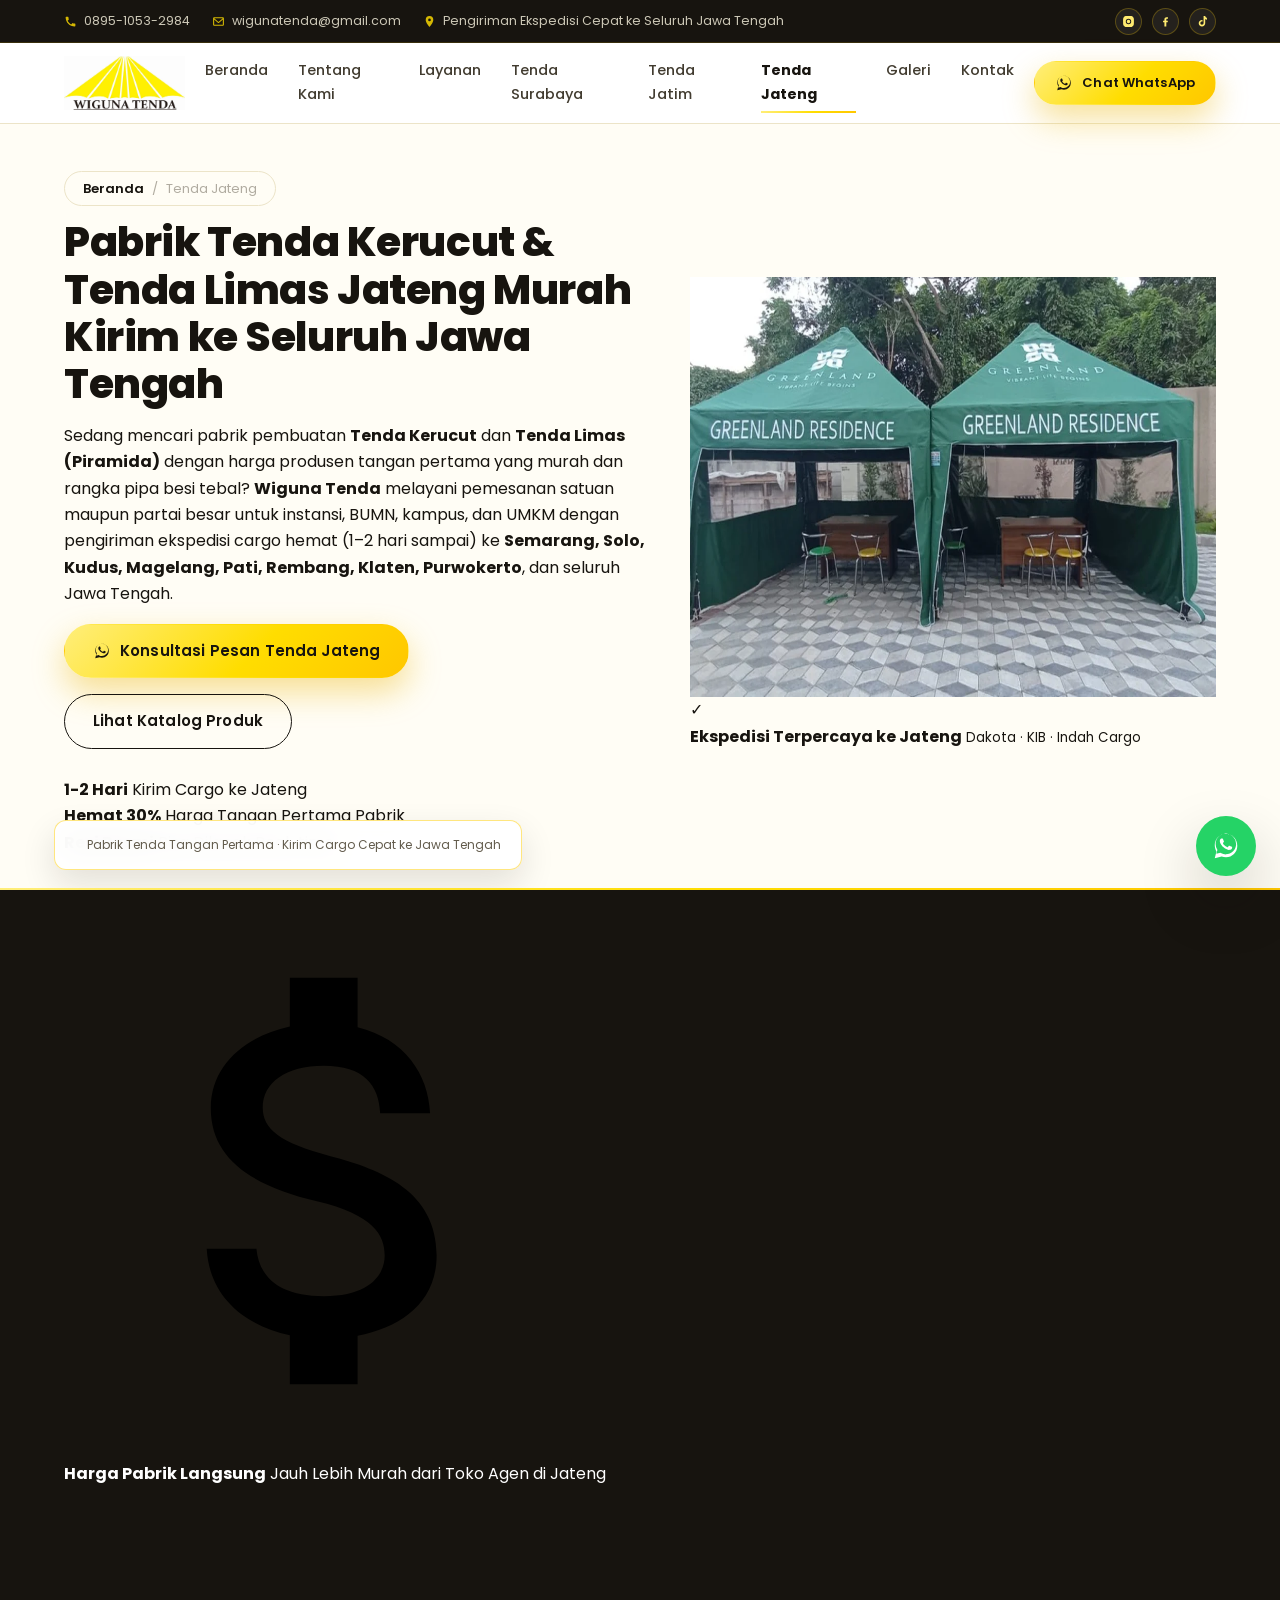
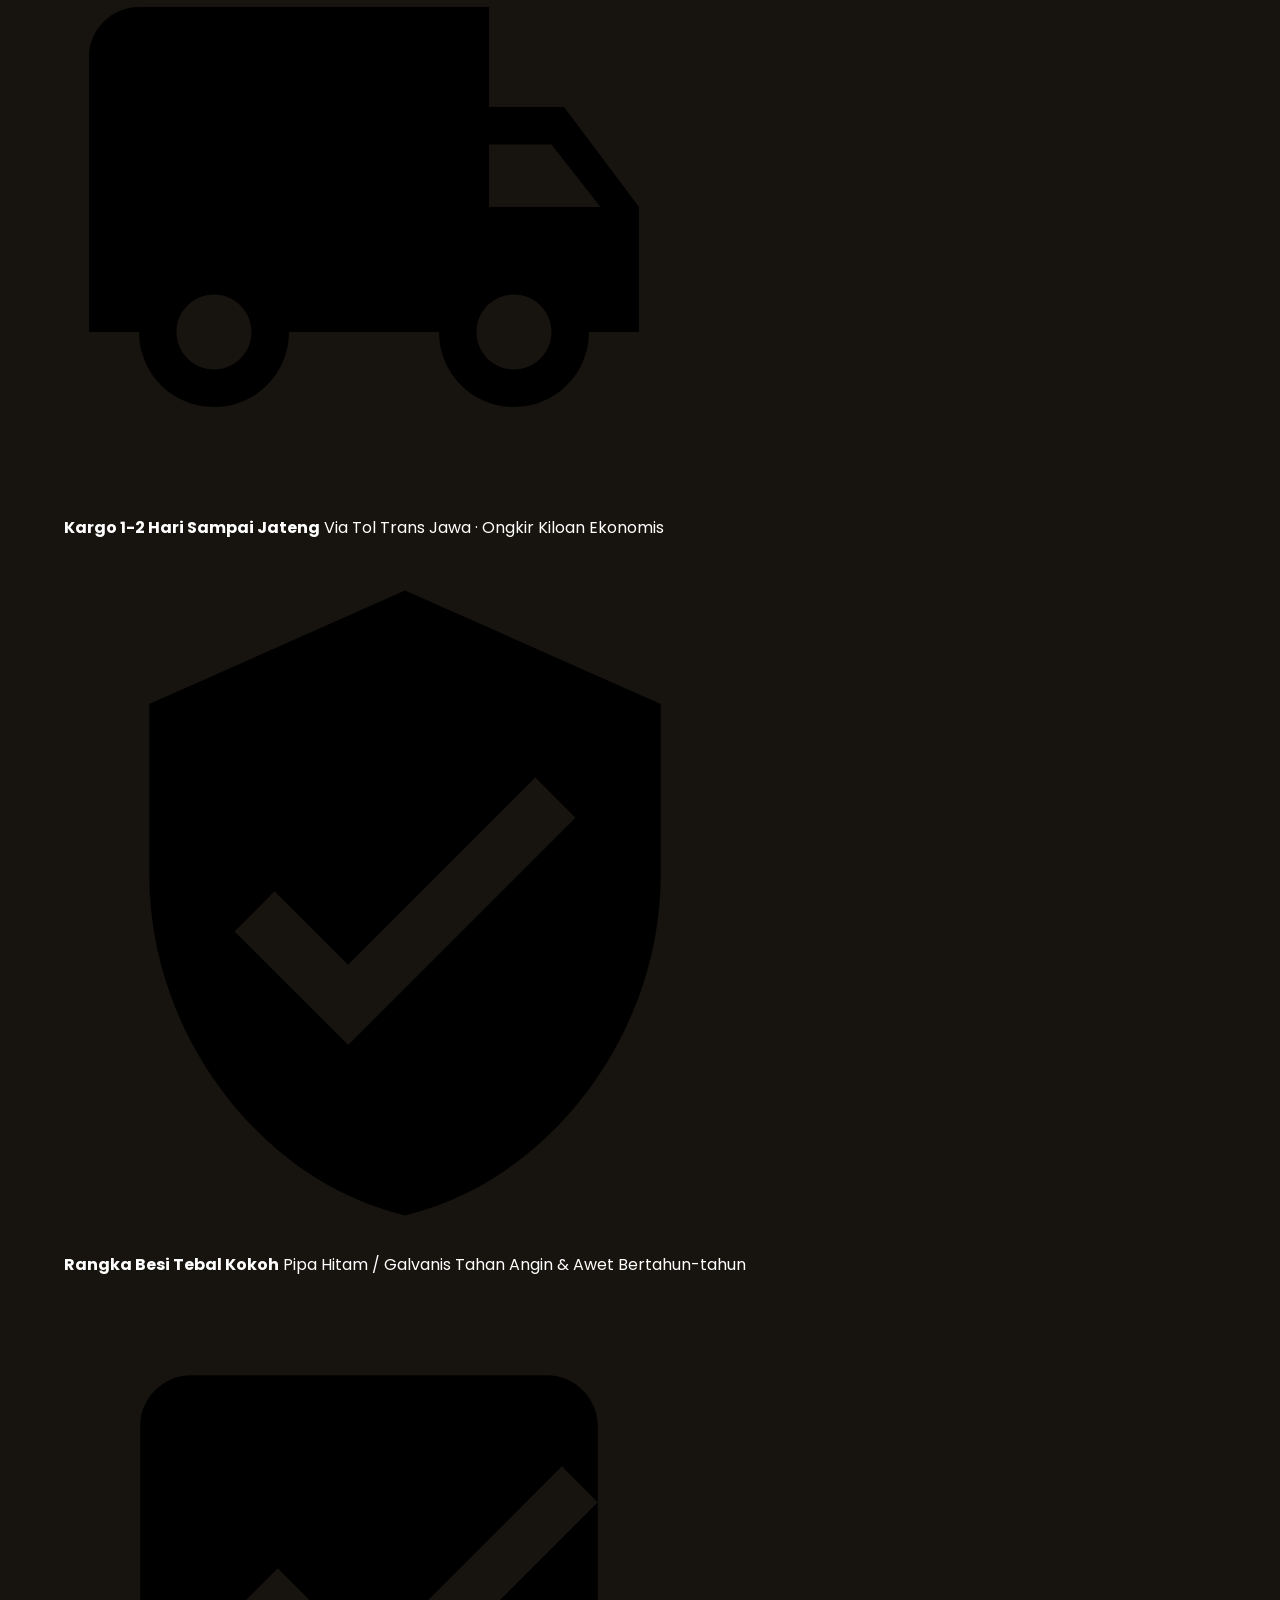
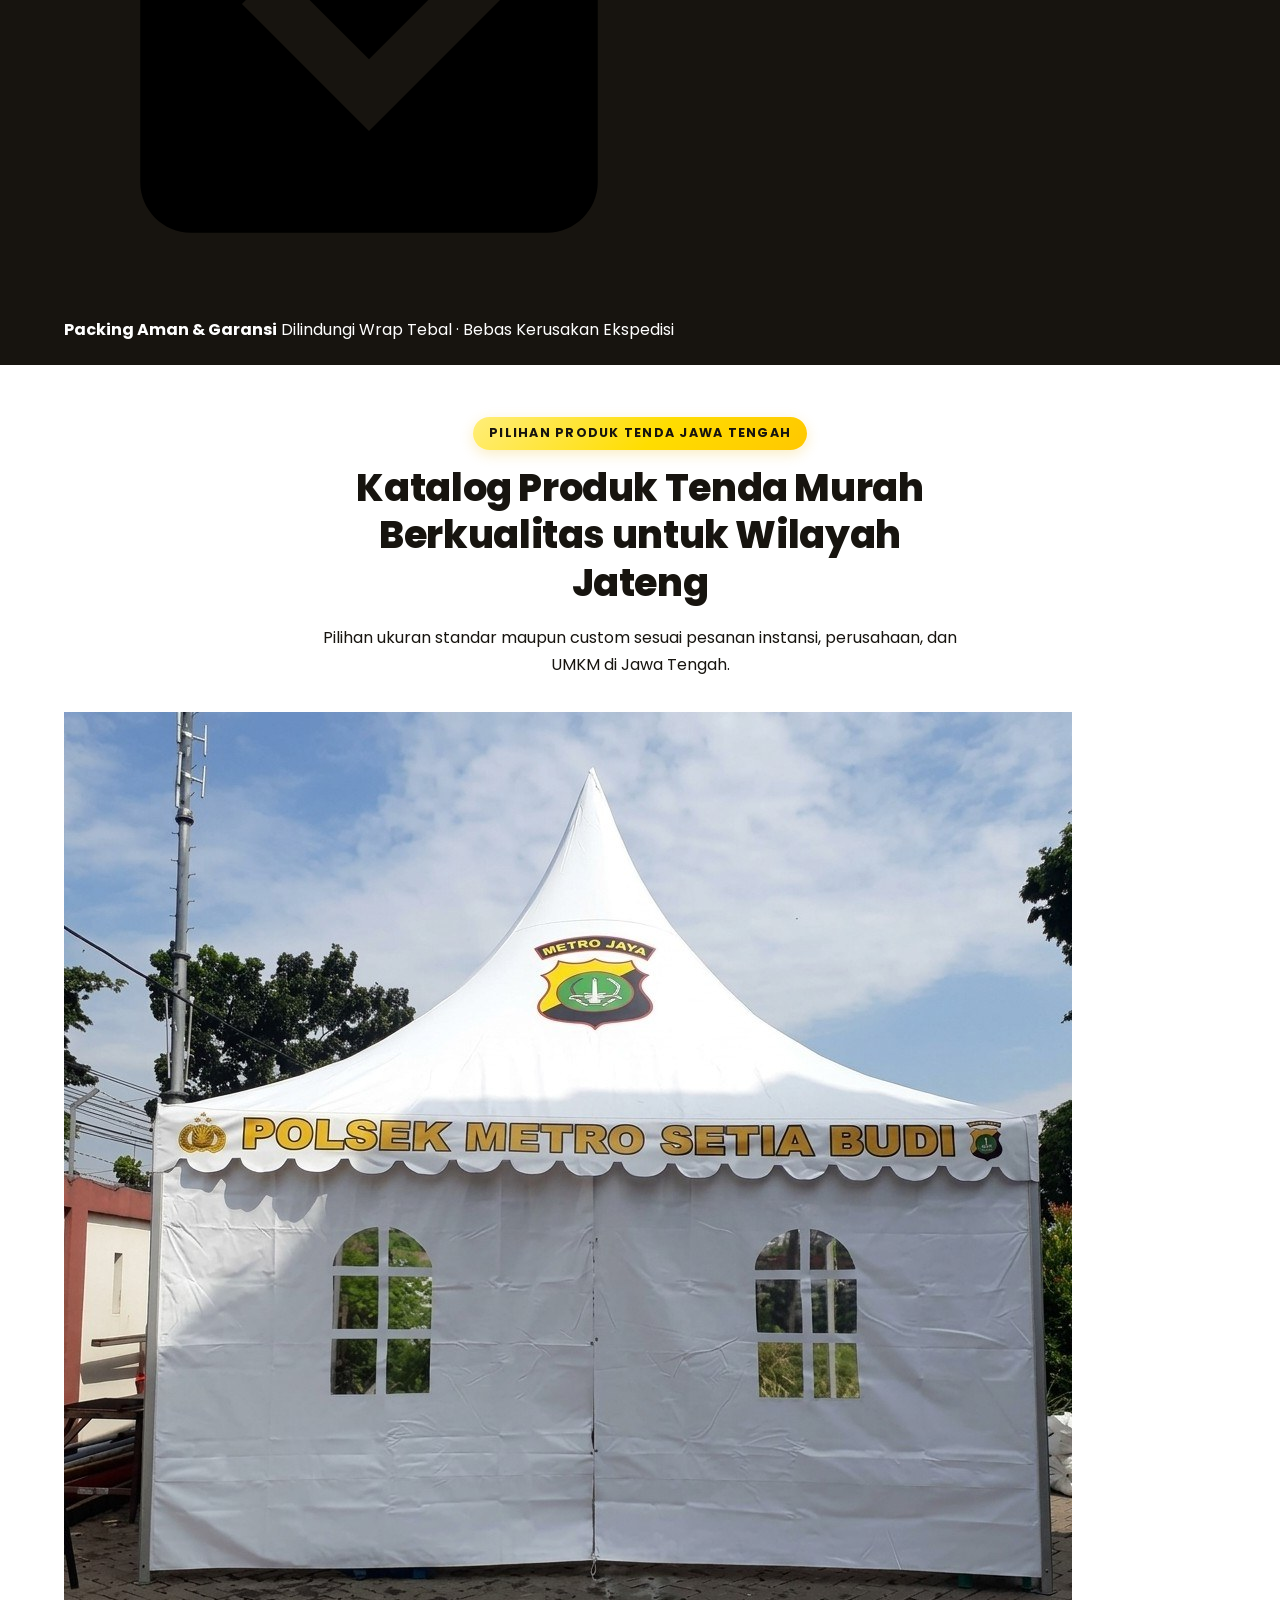
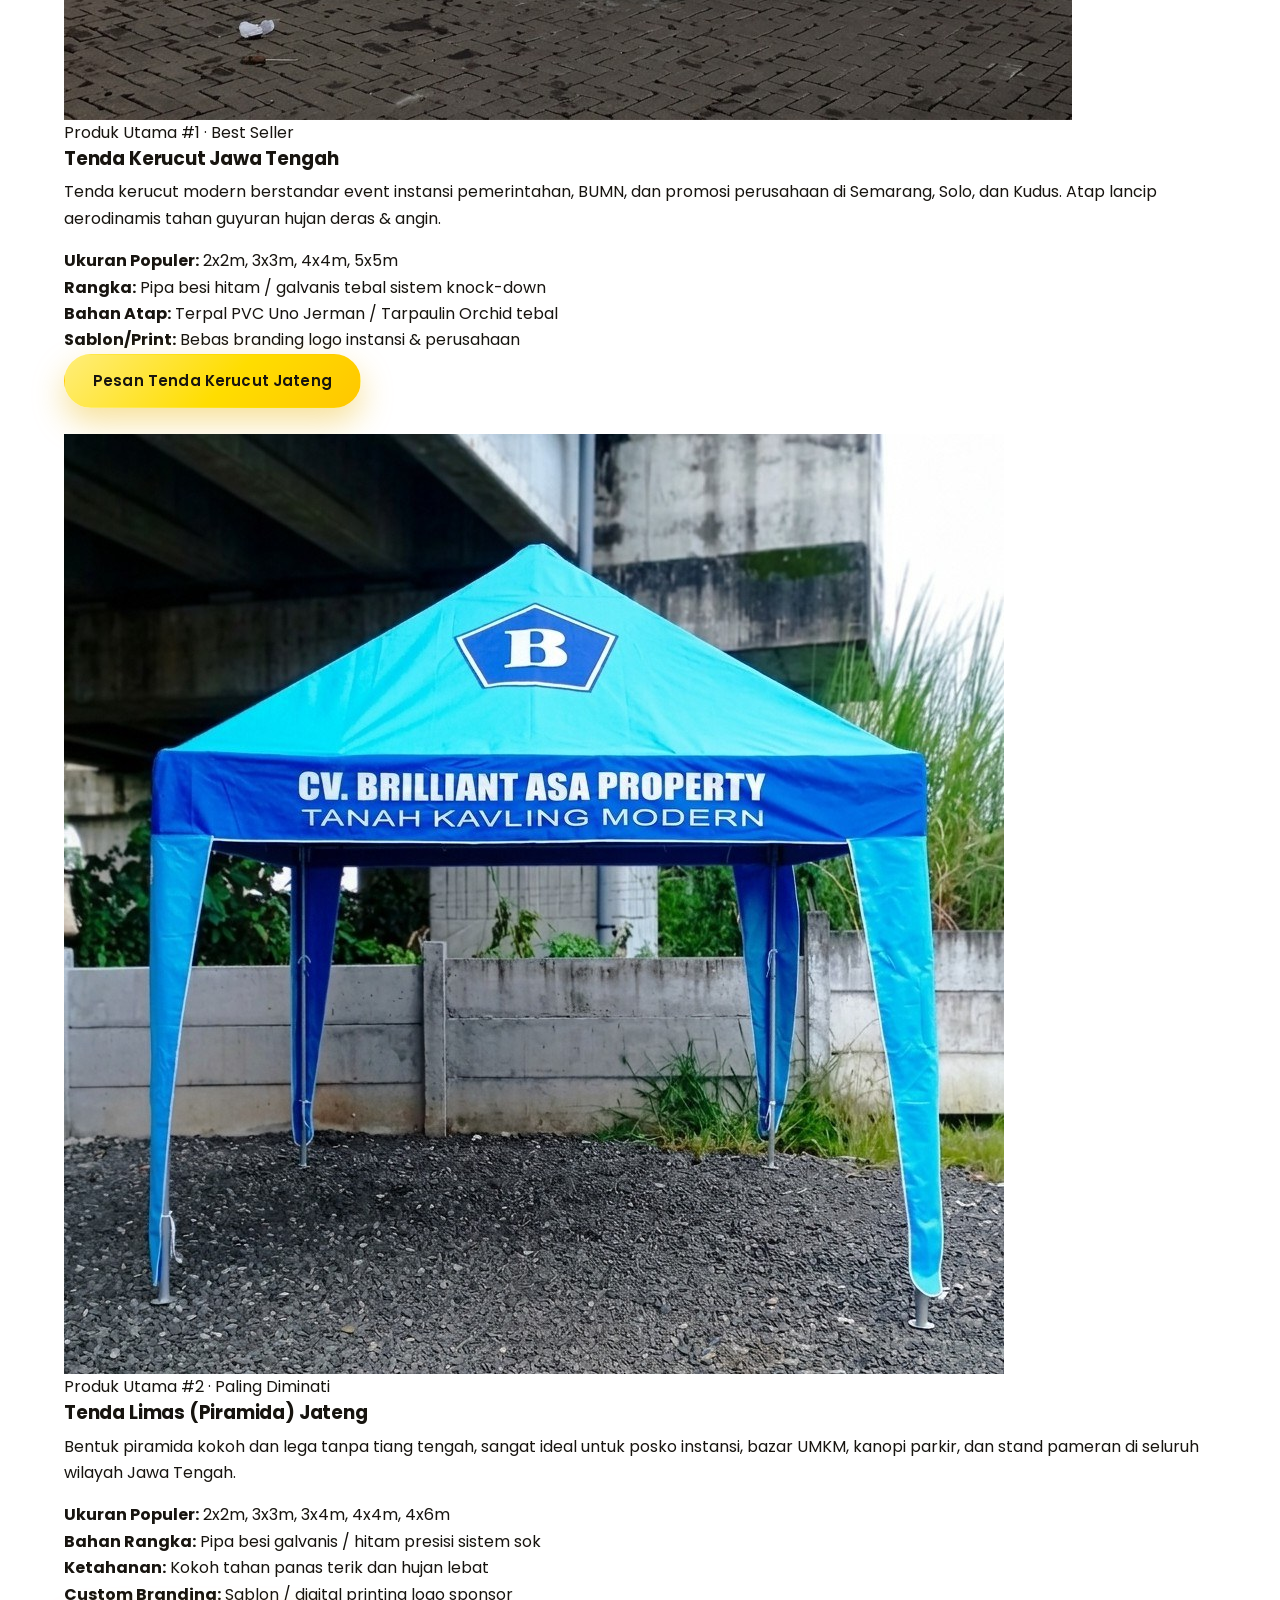
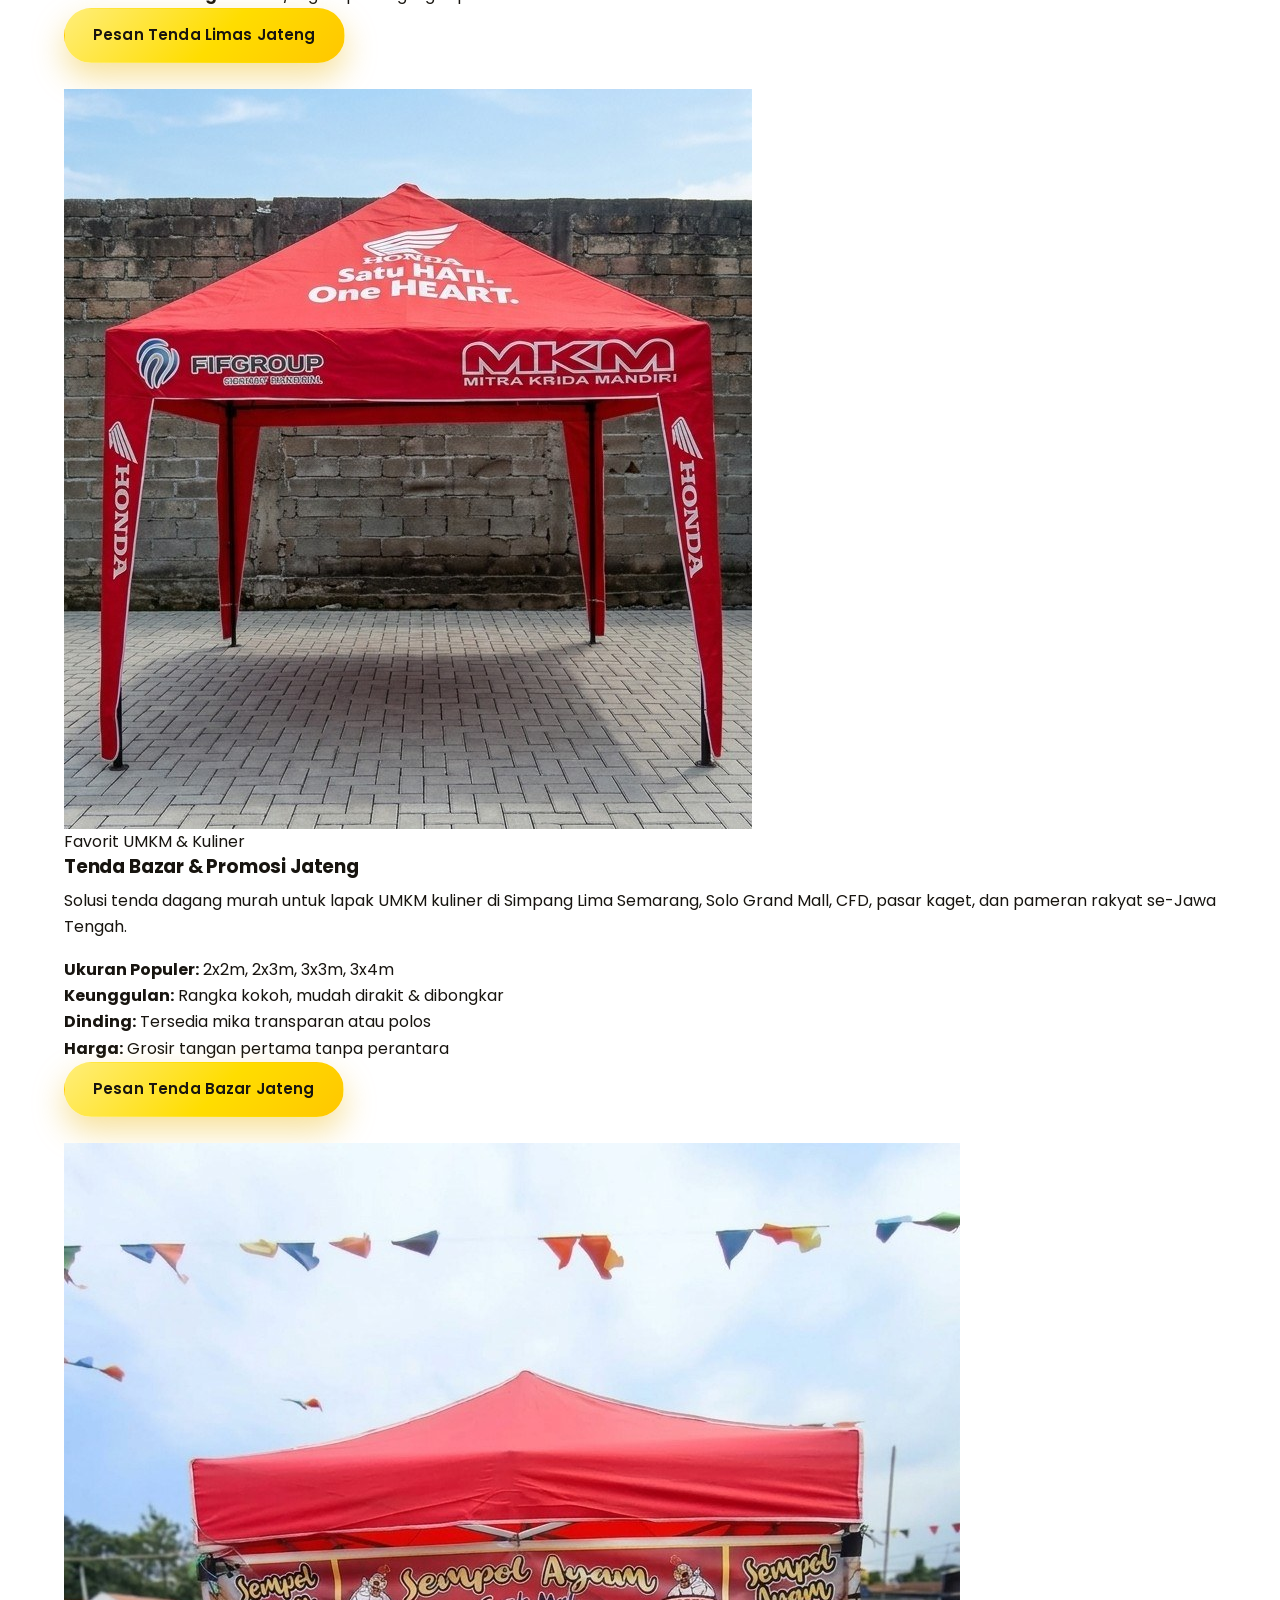
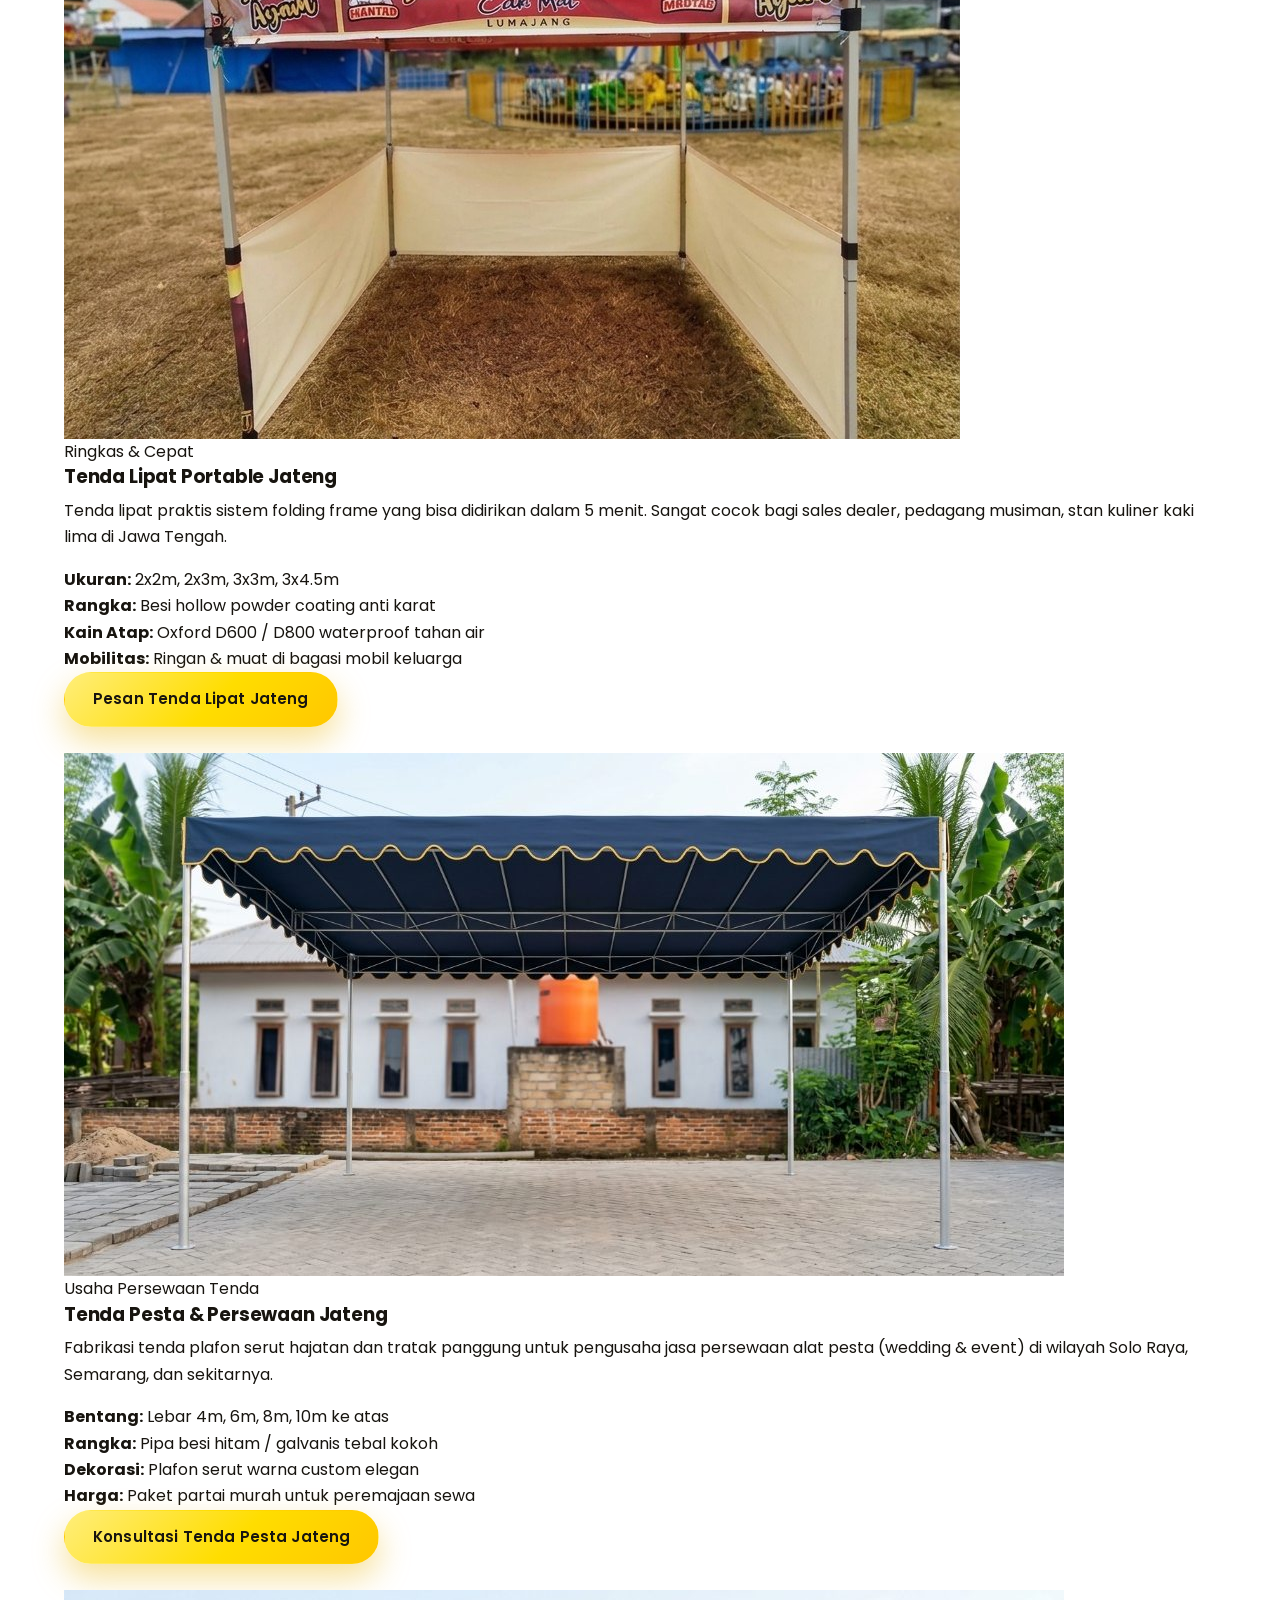
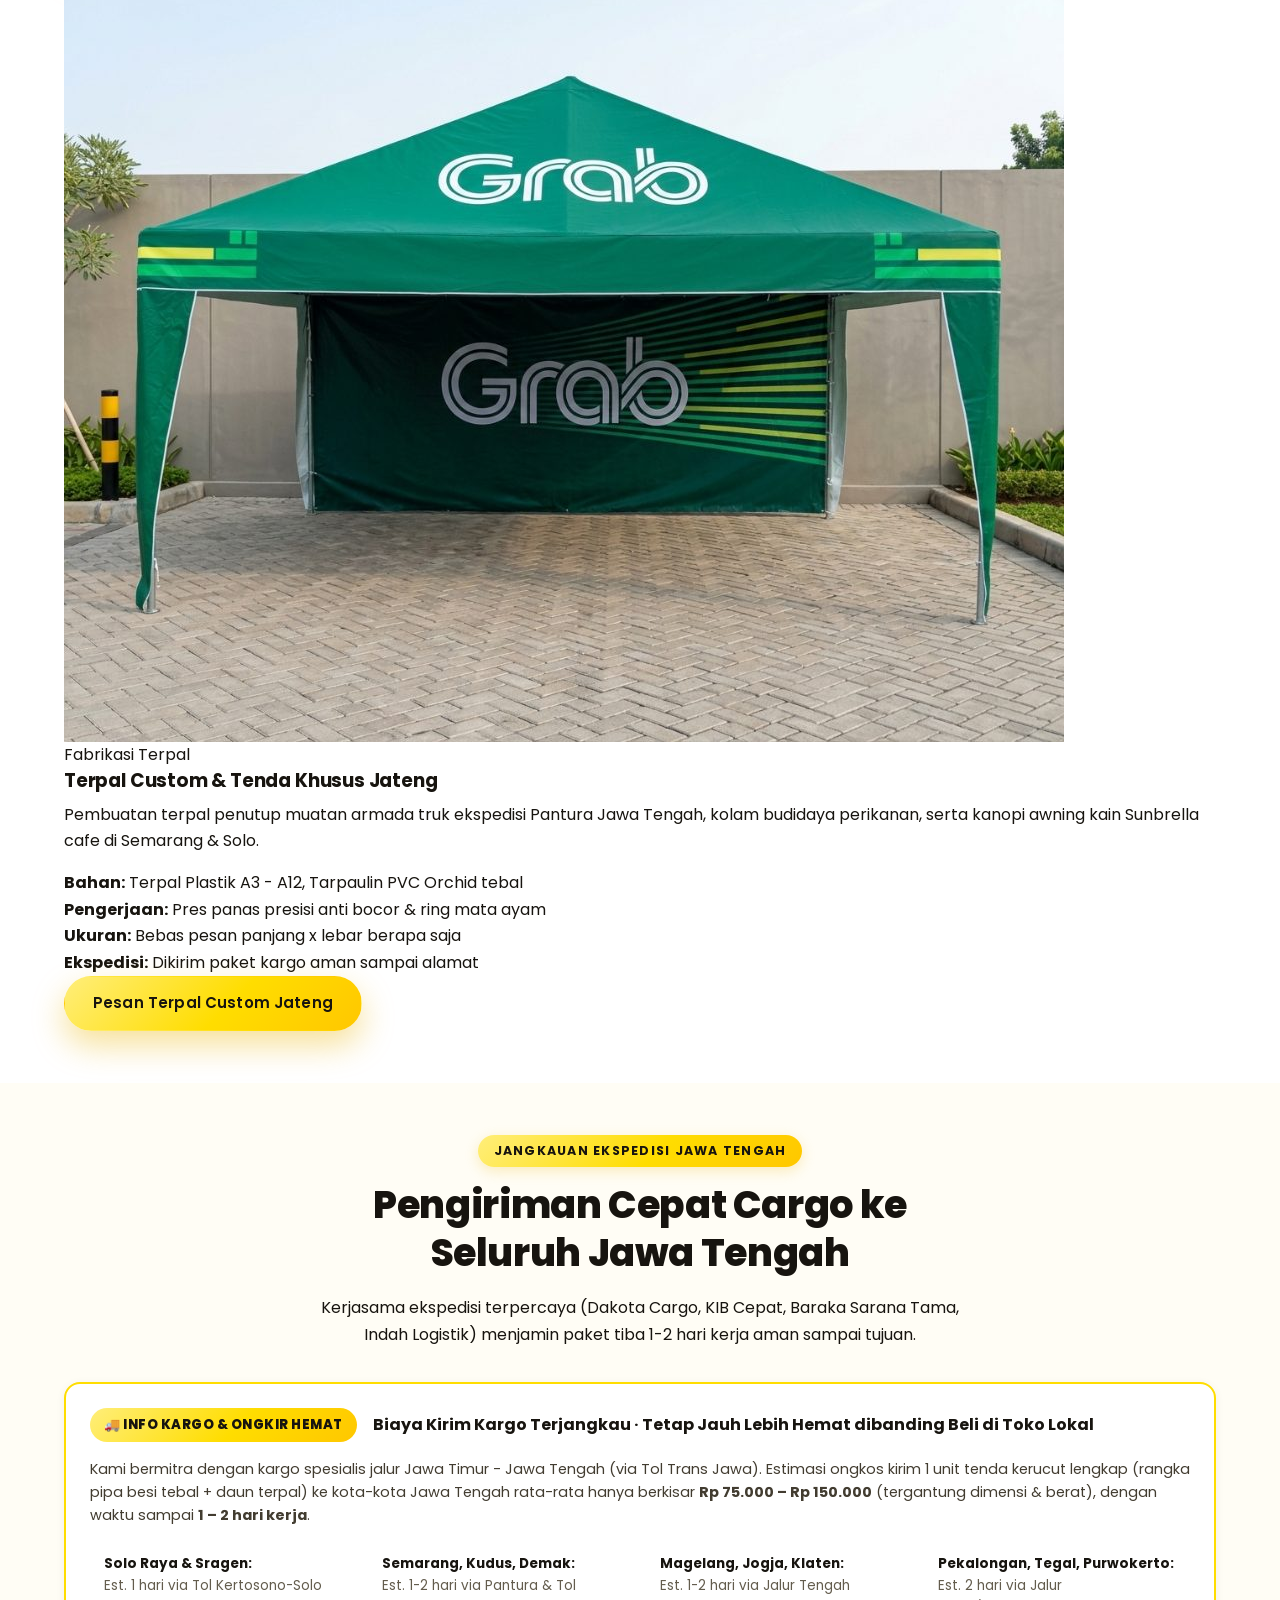
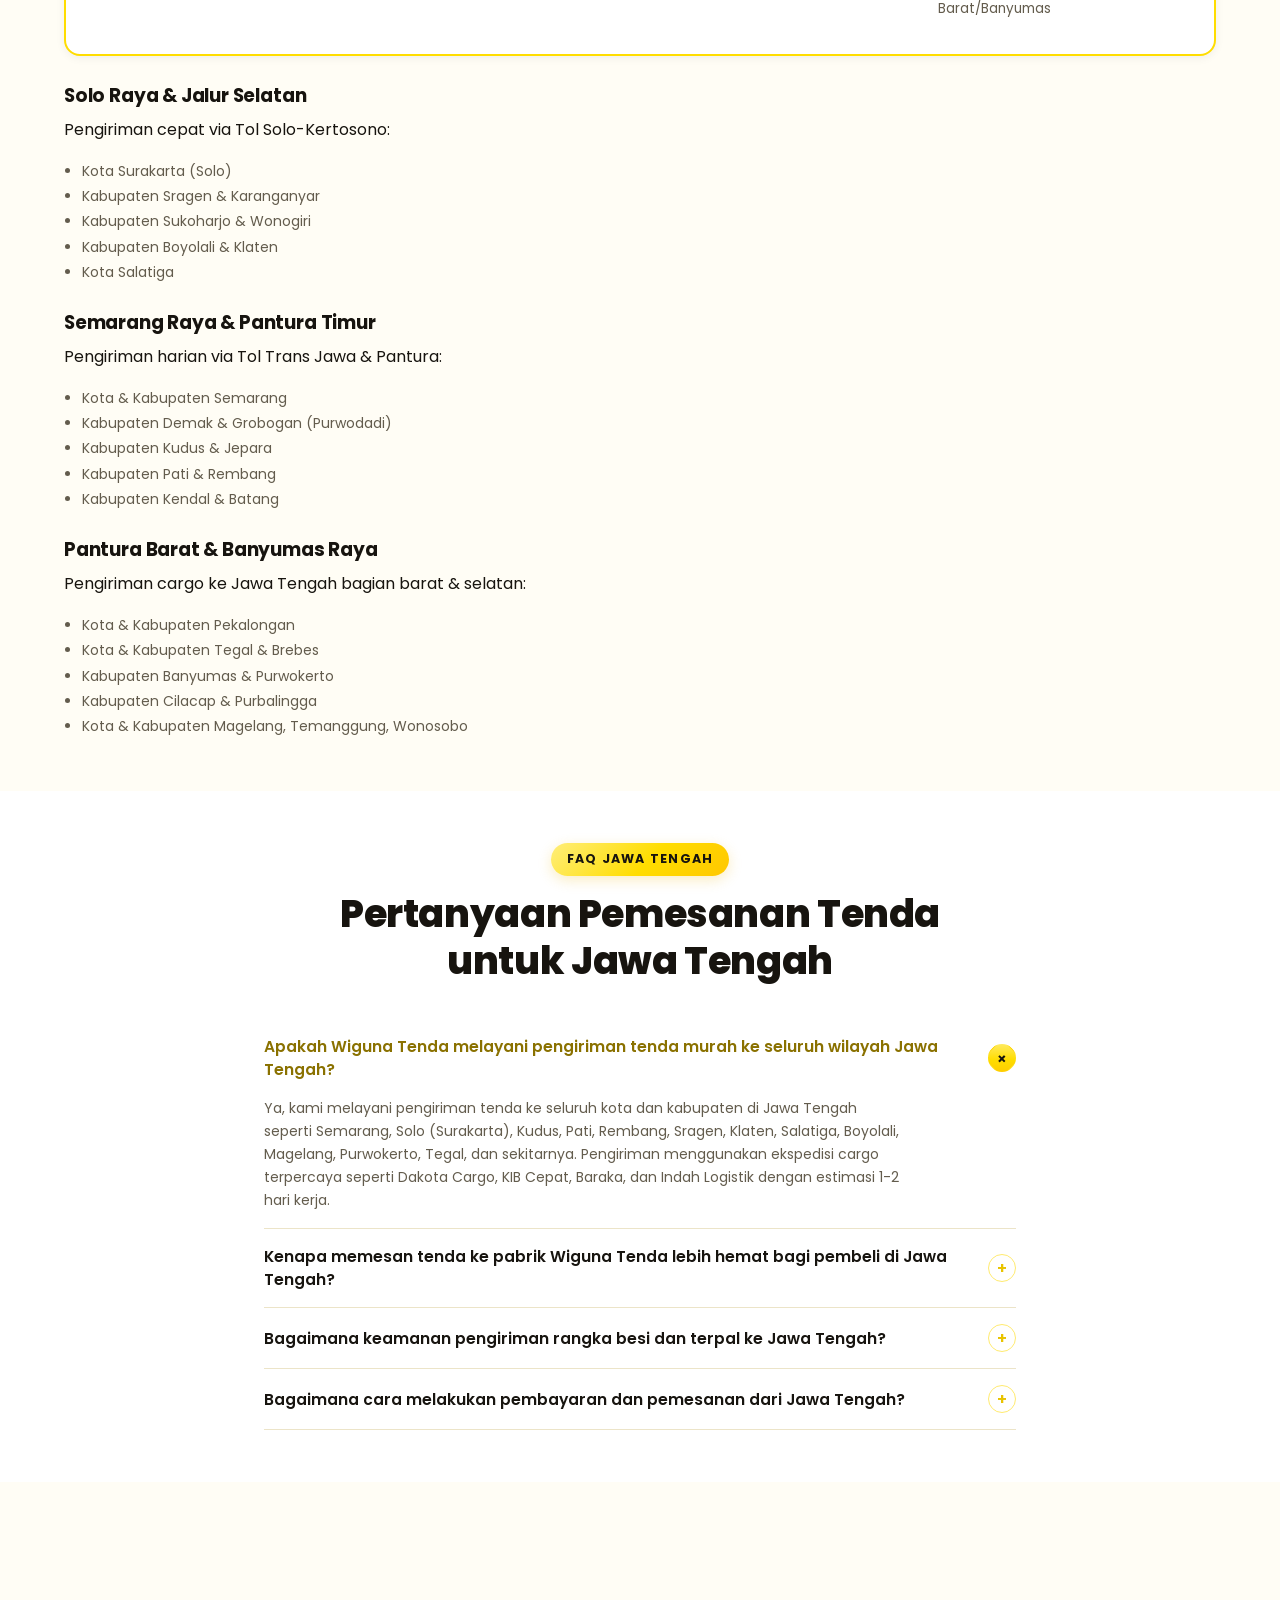
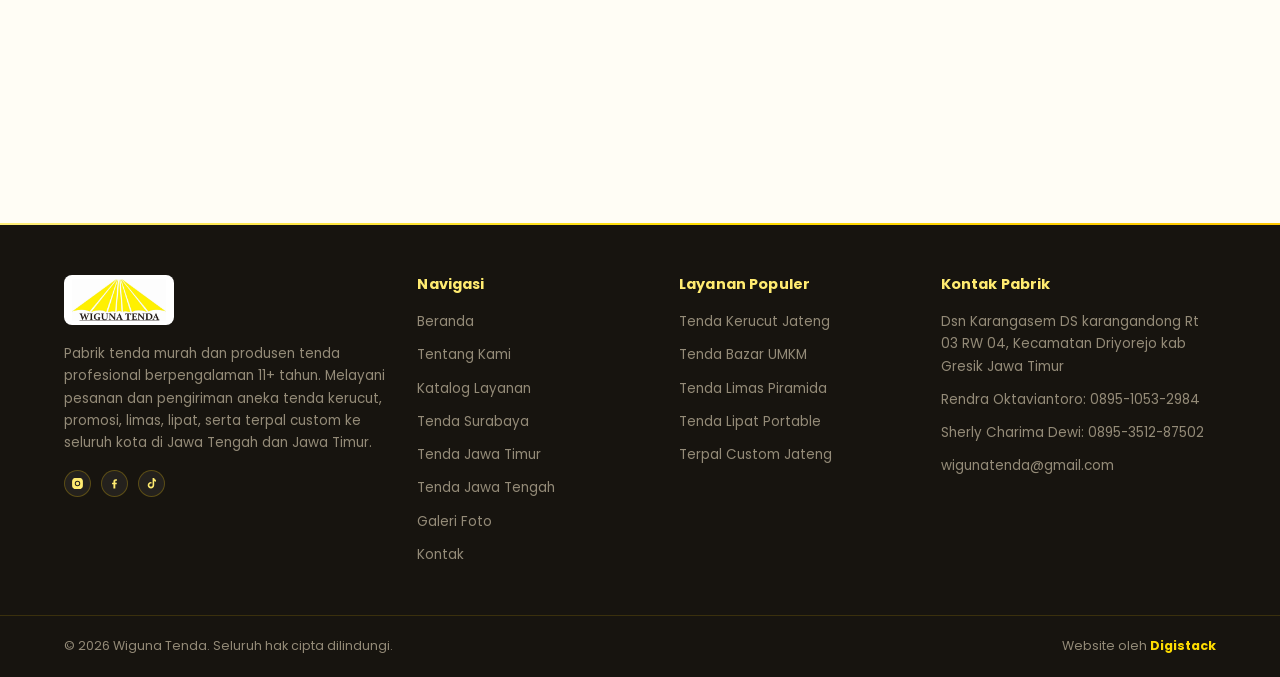
<file: tenda-jateng.html>
<!DOCTYPE html>
<html lang="id">
<head>
<meta charset="UTF-8">
<meta name="viewport" content="width=device-width, initial-scale=1.0">
<title>Pabrik Tenda Kerucut &amp; Tenda Limas Jateng Murah | Wiguna Tenda Jawa Tengah</title>
<meta name="description" content="Pabrik &amp; produsen tenda kerucut dan tenda limas Jateng murah langsung tangan pertama. Kirim cepat via ekspedisi cargo hemat ke Semarang, Solo, Kudus, Magelang &amp; seluruh Jawa Tengah bergaransi.">
<meta name="keywords" content="tenda kerucut jateng, tenda limas jateng, jual tenda kerucut jawa tengah, jual tenda limas jawa tengah, pabrik tenda kerucut semarang solo, pabrik tenda limas semarang solo kudus, harga tenda kerucut 3x3 jateng, harga tenda limas 3x3 jateng, wiguna tenda">
<meta name="robots" content="index, follow">
<link rel="canonical" href="https://tendamurahgresik.com/tenda-jateng.html">

<!-- Geo-Targeting Local SEO Jawa Tengah -->
<meta name="geo.region" content="ID-JT">
<meta name="geo.placename" content="Jawa Tengah">
<meta name="geo.position" content="-7.150975;110.140259">
<meta name="ICBM" content="-7.150975, 110.140259">

<!-- Open Graph -->
<meta property="og:title" content="Pabrik &amp; Produsen Tenda Jateng Murah | Wiguna Tenda Jawa Tengah">
<meta property="og:description" content="Pusat pembuatan dan distributor tenda murah Jawa Tengah tangan pertama. Melayani pengiriman tenda kerucut, promosi bazar, tenda limas, tenda lipat bergaransi ke seluruh kota di Jateng.">
<meta property="og:type" content="website">
<meta property="og:url" content="https://tendamurahgresik.com/tenda-jateng.html">
<meta property="og:image" content="https://tendamurahgresik.com/assets/img/logo.jpeg">
<meta property="og:site_name" content="Wiguna Tenda">
<meta property="og:locale" content="id_ID">

<!-- Twitter Card -->
<meta name="twitter:card" content="summary_large_image">
<meta name="twitter:title" content="Pabrik &amp; Produsen Tenda Jateng Murah | Wiguna Tenda Jawa Tengah">
<meta name="twitter:description" content="Pusat pembuatan dan distributor tenda murah Jawa Tengah tangan pertama. Melayani pengiriman tenda kerucut, promosi bazar, tenda limas, tenda lipat bergaransi ke seluruh kota di Jateng.">
<meta name="twitter:image" content="https://tendamurahgresik.com/assets/img/logo.jpeg">

<link rel="icon" href="assets/img/favicon.png" type="image/png">
<link rel="apple-touch-icon" href="assets/img/favicon.png">
<link rel="preconnect" href="https://fonts.googleapis.com">
<link rel="preconnect" href="https://fonts.gstatic.com" crossorigin>
<link href="https://fonts.googleapis.com/css2?family=Poppins:wght@400;500;600;700;800&display=swap" rel="stylesheet">
<link rel="stylesheet" href="assets/css/style.css">

<!-- Structured data untuk Google (LocalBusiness, Breadcrumbs & FAQPage) -->
<script type="application/ld+json">
{
  "@context": "https://schema.org",
  "@graph": [
    {
      "@type": "LocalBusiness",
      "@id": "https://tendamurahgresik.com/tenda-jateng.html#localbusiness",
      "name": "Wiguna Tenda - Pabrik & Produsen Tenda Jawa Tengah",
      "alternateName": ["Tenda Jateng", "Pabrik Tenda Jawa Tengah", "Produsen Tenda Murah Jateng", "Wiguna Tenda Jateng"],
      "description": "Pabrik dan produsen tenda murah langsung tangan pertama melayani pembuatan dan pengiriman aneka tenda kerucut pameran, tenda bazar promosi UMKM, tenda limas, lipat praktis dan terpal custom via kargo cepat ke seluruh wilayah Jawa Tengah.",
      "image": "https://tendamurahgresik.com/assets/img/logo.jpeg",
      "url": "https://tendamurahgresik.com/tenda-jateng.html",
      "telephone": "+6289510532984",
      "email": "wigunatenda@gmail.com",
      "priceRange": "$$",
      "hasMap": "https://maps.app.goo.gl/rk2h2NR67kL8tHrf9",
      "address": {
        "@type": "PostalAddress",
        "streetAddress": "Dsn Karangasem DS karangandong Rt 03 RW 04",
        "addressLocality": "Driyorejo, Gresik (Pusat Pengiriman Ekspedisi Jawa)",
        "addressRegion": "Jawa Timur",
        "postalCode": "61177",
        "addressCountry": "ID"
      },
      "geo": {
        "@type": "GeoCoordinates",
        "latitude": -7.352661,
        "longitude": 112.576803
      },
      "areaServed": [
        { "@type": "AdministrativeArea", "name": "Jawa Tengah" },
        { "@type": "City", "name": "Semarang" },
        { "@type": "City", "name": "Surakarta" },
        { "@type": "City", "name": "Solo" },
        { "@type": "City", "name": "Kudus" },
        { "@type": "City", "name": "Magelang" },
        { "@type": "City", "name": "Pati" },
        { "@type": "City", "name": "Rembang" },
        { "@type": "City", "name": "Sragen" },
        { "@type": "City", "name": "Klaten" },
        { "@type": "City", "name": "Salatiga" },
        { "@type": "City", "name": "Boyolali" },
        { "@type": "City", "name": "Sukoharjo" },
        { "@type": "City", "name": "Karanganyar" },
        { "@type": "City", "name": "Pekalongan" },
        { "@type": "City", "name": "Tegal" },
        { "@type": "City", "name": "Cilacap" },
        { "@type": "City", "name": "Banyumas" },
        { "@type": "City", "name": "Purwokerto" }
      ],
      "openingHours": "Mo-Sa 08:00-17:00"
    },
    {
      "@type": "BreadcrumbList",
      "@id": "https://tendamurahgresik.com/tenda-jateng.html#breadcrumb",
      "itemListElement": [
        {
          "@type": "ListItem",
          "position": 1,
          "name": "Beranda",
          "item": "https://tendamurahgresik.com/"
        },
        {
          "@type": "ListItem",
          "position": 2,
          "name": "Tenda Jateng",
          "item": "https://tendamurahgresik.com/tenda-jateng.html"
        }
      ]
    },
    {
      "@type": "FAQPage",
      "@id": "https://tendamurahgresik.com/tenda-jateng.html#faq",
      "mainEntity": [
        {
          "@type": "Question",
          "name": "Apakah Wiguna Tenda melayani pengiriman tenda murah ke seluruh wilayah Jawa Tengah?",
          "acceptedAnswer": {
            "@type": "Answer",
            "text": "Ya, kami melayani pengiriman tenda ke seluruh kota dan kabupaten di Jawa Tengah seperti Semarang, Solo (Surakarta), Kudus, Pati, Rembang, Sragen, Klaten, Salatiga, Boyolali, Magelang, Purwokerto, Tegal, dan sekitarnya. Pengiriman menggunakan ekspedisi cargo terpercaya seperti Dakota Cargo, KIB Cepat, Baraka, dan Indah Logistik dengan estimasi 1-2 hari kerja."
          }
        },
        {
          "@type": "Question",
          "name": "Kenapa memesan tenda ke pabrik Wiguna Tenda lebih hemat bagi pembeli di Jawa Tengah?",
          "acceptedAnswer": {
            "@type": "Answer",
            "text": "Karena Anda membeli langsung dari pabrik produsen tangan pertama tanpa margin keuntungan toko perantara di Jawa Tengah. Meskipun ditambah ongkos kirim kargo yang sangat terjangkau, total biaya yang Anda keluarkan jauh lebih hemat 20% hingga 40% dengan kualitas pipa besi dan bahan terpal yang jauh lebih tebal."
          }
        },
        {
          "@type": "Question",
          "name": "Bagaimana keamanan pengiriman rangka besi dan terpal ke Jawa Tengah?",
          "acceptedAnswer": {
            "@type": "Answer",
            "text": "Semua paket rangka pipa besi dikemas dengan ikatan baja rapi dan bagian sambungan terlindungi, sedangkan kain atap terpal dilipat dan dibungkus plastik tebal khusus cargo agar tidak sobek atau lecet selama perjalanan. Kami menyediakan nomor resi resmi yang dapat dilacak secara real-time."
          }
        },
        {
          "@type": "Question",
          "name": "Bagaimana cara melakukan pembayaran dan pemesanan dari Jawa Tengah?",
          "acceptedAnswer": {
            "@type": "Answer",
            "text": "Pemesanan dimulai dengan konsultasi via WhatsApp resmi kami (0895-1053-2984). Setelah detail ukuran dan desain sablon disepakati, pelanggan melakukan DP produksi, kami kirimkan foto/video proses fabrikasi, dan pelunasan dilakukan saat tenda siap dikirimkan bersama bukti resi cargo."
          }
        }
      ]
    }
  ]
}
</script>
<!-- Google tag (gtag.js) -->
<script async src="https://www.googletagmanager.com/gtag/js?id=AW-18467361986"></script>
<script>
  window.dataLayer = window.dataLayer || [];
  function gtag(){dataLayer.push(arguments);}
  gtag('js', new Date());

  gtag('config', 'AW-18467361986');
  gtag('config', 'G-DR6KC2P479');
</script>
</head>
<body>

<!-- ===== TOP BAR ===== -->
<div class="topbar">
  <div class="container topbar__inner">
    <div class="topbar__contact">
      <a href="#" id="topbarPhoneLink" class="topbar__item">
        <svg viewBox="0 0 24 24" class="icon"><path d="M6.6 10.8c1.4 2.8 3.8 5.1 6.6 6.6l2.2-2.2c.3-.3.7-.4 1-.2 1.1.4 2.3.6 3.6.6.6 0 1 .4 1 1V20c0 .6-.4 1-1 1C10.5 21 3 13.5 3 4c0-.6.4-1 1-1h3.2c.6 0 1 .4 1 1 0 1.3.2 2.5.6 3.6.1.4 0 .8-.2 1L6.6 10.8z"/></svg>
        <span data-config="phoneDisplay">0895-1053-2984</span>
      </a>
      <a href="#" id="topbarEmailLink" class="topbar__item topbar__item--hide-sm">
        <svg viewBox="0 0 24 24" class="icon"><path d="M4 4h16a2 2 0 0 1 2 2v12a2 2 0 0 1-2 2H4a2 2 0 0 1-2-2V6a2 2 0 0 1 2-2zm0 2v.01L12 13l8-6.99V6H4zm16 2.24-7.39 6.46a1 1 0 0 1-1.22 0L4 8.24V18h16V8.24z"/></svg>
        <span data-config="email">wigunatenda@gmail.com</span>
      </a>
      <span class="topbar__item topbar__item--hide-sm">
        <svg viewBox="0 0 24 24" class="icon"><path d="M12 2a7 7 0 0 0-7 7c0 5.25 7 13 7 13s7-7.75 7-13a7 7 0 0 0-7-7zm0 9.5A2.5 2.5 0 1 1 12 6.5a2.5 2.5 0 0 1 0 5z"/></svg>
        <span>Pengiriman Ekspedisi Cepat ke Seluruh Jawa Tengah</span>
      </span>
    </div>
    <div class="topbar__social">
      <a href="#" aria-label="Instagram Wiguna Tenda" class="social-link"><svg viewBox="0 0 24 24" class="icon"><path d="M12 2c2.7 0 3.05.01 4.12.06 1.07.05 1.79.22 2.43.47.66.26 1.22.6 1.77 1.15.55.55.89 1.11 1.15 1.77.25.64.42 1.36.47 2.43.05 1.07.06 1.42.06 4.12s-.01 3.05-.06 4.12c-.05 1.07-.22 1.79-.47 2.43a4.9 4.9 0 0 1-1.15 1.77 4.9 4.9 0 0 1-1.77 1.15c-.64.25-1.36.42-2.43.47-1.07.05-1.42.06-4.12.06s-3.05-.01-4.12-.06c-1.07-.05-1.79-.22-2.43-.47a4.9 4.9 0 0 1-1.77-1.15 4.9 4.9 0 0 1-1.15-1.77c-.25-.64-.42-1.36-.47-2.43C2.01 15.05 2 14.7 2 12s.01-3.05.06-4.12c.05-1.07.22-1.79.47-2.43.26-.66.6-1.22 1.15-1.77A4.9 4.9 0 0 1 5.45 2.53c.64-.25 1.36-.42 2.43-.47C8.95 2.01 9.3 2 12 2zm0 5a5 5 0 1 0 0 10 5 5 0 0 0 0-10zm0 8.2a3.2 3.2 0 1 1 0-6.4 3.2 3.2 0 0 1 0 6.4zm5.2-8.4a1.17 1.17 0 1 1-2.34 0 1.17 1.17 0 0 1 2.34 0z"/></svg></a>
      <a href="#" aria-label="Facebook Wiguna Tenda" class="social-link"><svg viewBox="0 0 24 24" class="icon"><path d="M13.5 21v-7.5h2.5l.4-3H13.5V8.4c0-.87.24-1.46 1.5-1.46H16.5V4.35C16.2 4.31 15.19 4.22 14 4.22c-2.4 0-4 1.47-4 4.16V10.5H7.5v3H10V21h3.5z"/></svg></a>
      <a href="#" aria-label="TikTok Wiguna Tenda" class="social-link"><svg viewBox="0 0 24 24" class="icon"><path d="M14 2h3.1c.2 1.7 1.4 3.1 3.1 3.4V8.6c-1.2 0-2.3-.3-3.2-1V15c0 3.3-2.7 6-6 6s-6-2.7-6-6 2.7-6 6-6c.4 0 .7 0 1 .1V12c-.3-.1-.6-.2-1-.2-1.7 0-3 1.3-3 3s1.3 3 3 3 3-1.3 3-3V2z"/></svg></a>
    </div>
  </div>
</div>

<!-- ===== NAVBAR ===== -->
<header class="navbar" id="navbar">
  <div class="container navbar__inner">
    <a href="index.html" class="navbar__brand">
      <img src="assets/img/logo.jpeg" alt="Logo Pabrik Tenda Jateng - Wiguna Tenda" class="navbar__logo">
    </a>

    <nav class="navbar__nav" id="navMenu">
      <a href="index.html" class="nav-link">Beranda</a>
      <a href="index.html#tentang" class="nav-link">Tentang Kami</a>
      <a href="layanan.html" class="nav-link">Layanan</a>
      <a href="tenda-murah-surabaya.html" class="nav-link">Tenda Surabaya</a>
      <a href="tenda-jatim.html" class="nav-link">Tenda Jatim</a>
      <a href="tenda-jateng.html" class="nav-link is-active">Tenda Jateng</a>
      <a href="galeri.html" class="nav-link">Galeri</a>
      <a href="index.html#kontak" class="nav-link">Kontak</a>
    </nav>

    <a href="#" class="btn btn--primary btn--sm navbar__cta js-wa-link" data-wa-message="Halo Wiguna Tenda, saya ingin bertanya info pemesanan tenda murah untuk wilayah Jawa Tengah:&#10;&#10;https://tendamurahgresik.com/tenda-jateng.html">
      <svg viewBox="0 0 32 32" class="icon"><path d="M16.02 3C9.4 3 4 8.4 4 15.02c0 2.5.66 4.83 1.8 6.86L4 29l7.32-1.9a12.9 12.9 0 0 0 4.7.88h.01c6.62 0 12.02-5.4 12.02-12.02C28.05 8.4 22.65 3 16.02 3zm0 21.94h-.01a10.9 10.9 0 0 1-5.56-1.53l-.4-.24-4.34 1.13 1.16-4.24-.26-.43a10.9 10.9 0 0 1-1.68-5.8c0-6.03 4.9-10.93 10.94-10.93 2.92 0 5.66 1.14 7.73 3.2a10.85 10.85 0 0 1 3.2 7.74c0 6.03-4.9 10.93-10.93 10.93zm5.98-8.18c-.33-.16-1.93-.95-2.23-1.06-.3-.11-.52-.16-.73.16-.22.33-.85 1.06-1.04 1.27-.19.22-.38.24-.71.08-.33-.16-1.4-.52-2.66-1.65-.98-.87-1.64-1.95-1.83-2.28-.19-.33-.02-.5.14-.67.15-.15.33-.38.5-.57.16-.19.22-.33.33-.55.11-.22.05-.41-.03-.57-.08-.16-.73-1.77-1-2.42-.26-.63-.53-.55-.73-.56h-.62c-.22 0-.57.08-.86.41-.3.33-1.13 1.1-1.13 2.7 0 1.6 1.16 3.14 1.32 3.36.16.22 2.29 3.5 5.54 4.9.77.34 1.38.54 1.85.68.78.25 1.48.21 2.04.13.62-.1 1.93-.79 2.2-1.55.27-.76.27-1.42.19-1.55-.08-.14-.3-.22-.62-.38z"/></svg>
      Chat WhatsApp
    </a>

    <button class="navbar__toggle" id="navToggle" aria-label="Buka menu" aria-expanded="false" aria-controls="navMenu">
      <span></span><span></span><span></span>
    </button>
  </div>
</header>

<main>

<!-- ===== HERO JATENG ===== -->
<section class="hero">
  <div class="container hero__inner">
    <div class="hero__content reveal">
      <div class="breadcrumb" style="margin-bottom: 12px;">
        <a href="index.html">Beranda</a>
        <span>/</span>
        <span>Tenda Jateng</span>
      </div>
      <div class="hero__badge">
        <span class="badge-dot"></span>
        <span>Pabrik Tenda Tangan Pertama &middot; Kirim Cargo Cepat ke Jawa Tengah</span>
      </div>
      <h1 class="hero__title">
        Pabrik <span class="highlight">Tenda Kerucut &amp; Tenda Limas</span> Jateng Murah Kirim ke Seluruh Jawa Tengah
      </h1>
      <p class="hero__lead">
        Sedang mencari pabrik pembuatan <strong>Tenda Kerucut</strong> dan <strong>Tenda Limas (Piramida)</strong> dengan harga produsen tangan pertama yang murah dan rangka pipa besi tebal? <strong>Wiguna Tenda</strong> melayani pemesanan satuan maupun partai besar untuk instansi, BUMN, kampus, dan UMKM dengan pengiriman ekspedisi cargo hemat (1–2 hari sampai) ke <strong>Semarang, Solo, Kudus, Magelang, Pati, Rembang, Klaten, Purwokerto</strong>, dan seluruh Jawa Tengah.
      </p>
      <div class="hero__actions">
        <a href="#" class="btn btn--primary js-wa-link" data-wa-message="Halo Wiguna Tenda, saya ingin tanya harga tenda murah untuk pengiriman ke Jawa Tengah:&#10;&#10;https://tendamurahgresik.com/tenda-jateng.html">
          <svg viewBox="0 0 32 32" class="icon"><path d="M16.02 3C9.4 3 4 8.4 4 15.02c0 2.5.66 4.83 1.8 6.86L4 29l7.32-1.9a12.9 12.9 0 0 0 4.7.88h.01c6.62 0 12.02-5.4 12.02-12.02C28.05 8.4 22.65 3 16.02 3zm0 21.94h-.01a10.9 10.9 0 0 1-5.56-1.53l-.4-.24-4.34 1.13 1.16-4.24-.26-.43a10.9 10.9 0 0 1-1.68-5.8c0-6.03 4.9-10.93 10.94-10.93 2.92 0 5.66 1.14 7.73 3.2a10.85 10.85 0 0 1 3.2 7.74c0 6.03-4.9 10.93-10.93 10.93zm5.98-8.18c-.33-.16-1.93-.95-2.23-1.06-.3-.11-.52-.16-.73.16-.22.33-.85 1.06-1.04 1.27-.19.22-.38.24-.71.08-.33-.16-1.4-.52-2.66-1.65-.98-.87-1.64-1.95-1.83-2.28-.19-.33-.02-.5.14-.67.15-.15.33-.38.5-.57.16-.19.22-.33.33-.55.11-.22.05-.41-.03-.57-.08-.16-.73-1.77-1-2.42-.26-.63-.53-.55-.73-.56h-.62c-.22 0-.57.08-.86.41-.3.33-1.13 1.1-1.13 2.7 0 1.6 1.16 3.14 1.32 3.36.16.22 2.29 3.5 5.54 4.9.77.34 1.38.54 1.85.68.78.25 1.48.21 2.04.13.62-.1 1.93-.79 2.2-1.55.27-.76.27-1.42.19-1.55-.08-.14-.3-.22-.62-.38z"/></svg>
          Konsultasi Pesan Tenda Jateng
        </a>
        <a href="#katalog-jateng" class="btn btn--outline">
          Lihat Katalog Produk
        </a>
      </div>
      <div class="hero__stat-badges">
        <div class="stat-badge">
          <strong>1-2 Hari</strong>
          <span>Kirim Cargo ke Jateng</span>
        </div>
        <div class="stat-badge">
          <strong>Hemat 30%</strong>
          <span>Harga Tangan Pertama Pabrik</span>
        </div>
        <div class="stat-badge">
          <strong>Resi Resmi</strong>
          <span>Bisa Dilacak Real-time</span>
        </div>
      </div>
    </div>
    <div class="hero__media reveal">
      <div class="hero__image-wrapper">
        <picture>
          <source srcset="assets/img/tentang-tenda.webp" type="image/webp">
          <img src="assets/img/tentang-tenda.jpg" alt="Pabrik Tenda Jateng - Fabrikasi Tenda Murah Jawa Tengah untuk Promosi dan Pameran" class="hero__image" width="580" height="420" loading="eager">
        </picture>
        <div class="hero__floating-badge">
          <span class="badge-icon">&#10003;</span>
          <div>
            <strong>Ekspedisi Terpercaya ke Jateng</strong>
            <small>Dakota &middot; KIB &middot; Indah Cargo</small>
          </div>
        </div>
      </div>
    </div>
  </div>
</section>

<!-- ===== TRUST STRIP ===== -->
<section class="trust-strip">
  <div class="container trust-strip__inner">
    <div class="trust-strip__item">
      <div class="trust-strip__icon"><svg viewBox="0 0 24 24"><path d="M11.8 10.9c-2.27-.59-3-1.2-3-2.15 0-1.09 1.01-1.85 2.7-1.85 1.78 0 2.44.85 2.5 2.1h2.21c-.07-1.72-1.12-3.3-3.21-3.81V3h-3v2.16c-1.94.42-3.5 1.68-3.5 3.61 0 2.31 1.91 3.46 4.7 4.13 2.5.6 3 1.48 3 2.41 0 .69-.49 1.79-2.7 1.79-2.06 0-2.87-.92-2.98-2.1h-2.2c.12 2.19 1.76 3.42 3.68 3.83V21h3v-2.15c1.95-.37 3.5-1.5 3.5-3.55 0-2.84-2.43-3.81-4.7-4.4z"/></svg></div>
      <div>
        <strong>Harga Pabrik Langsung</strong>
        <span>Jauh Lebih Murah dari Toko Agen di Jateng</span>
      </div>
    </div>
    <div class="trust-strip__item">
      <div class="trust-strip__icon"><svg viewBox="0 0 24 24"><path d="M20 8h-3V4H3c-1.1 0-2 .9-2 2v11h2c0 1.66 1.34 3 3 3s3-1.34 3-3h6c0 1.66 1.34 3 3 3s3-1.34 3-3h2v-5l-3-4zM6 18.5c-.83 0-1.5-.67-1.5-1.5s.67-1.5 1.5-1.5 1.5.67 1.5 1.5-.67 1.5-1.5 1.5zm13.5-9 1.96 2.5H17V9.5h2.5zm-1.5 9c-.83 0-1.5-.67-1.5-1.5s.67-1.5 1.5-1.5 1.5.67 1.5 1.5-.67 1.5-1.5 1.5z"/></svg></div>
      <div>
        <strong>Kargo 1-2 Hari Sampai Jateng</strong>
        <span>Via Tol Trans Jawa &middot; Ongkir Kiloan Ekonomis</span>
      </div>
    </div>
    <div class="trust-strip__item">
      <div class="trust-strip__icon"><svg viewBox="0 0 24 24"><path d="M12 1L3 5v6c0 5.55 3.84 10.74 9 12 5.16-1.26 9-6.45 9-12V5l-9-4zm-2 16l-4-4 1.41-1.41L10 14.17l6.59-6.59L18 9l-8 8z"/></svg></div>
      <div>
        <strong>Rangka Besi Tebal Kokoh</strong>
        <span>Pipa Hitam / Galvanis Tahan Angin &amp; Awet Bertahun-tahun</span>
      </div>
    </div>
    <div class="trust-strip__item">
      <div class="trust-strip__icon"><svg viewBox="0 0 24 24"><path d="M19 3H5c-1.1 0-2 .9-2 2v14c0 1.1.9 2 2 2h14c1.1 0 2-.9 2-2V5c0-1.1-.9-2-2-2zm-7 14-5-5 1.41-1.41L12 14.17l7.59-7.59L21 8l-9 9z"/></svg></div>
      <div>
        <strong>Packing Aman &amp; Garansi</strong>
        <span>Dilindungi Wrap Tebal &middot; Bebas Kerusakan Ekspedisi</span>
      </div>
    </div>
  </div>
</section>

<!-- ===== KATALOG PRODUK JATENG ===== -->
<section class="section" id="katalog-jateng">
  <div class="container">
    <div class="section__head reveal">
      <span class="eyebrow">Pilihan Produk Tenda Jawa Tengah</span>
      <h2 class="section__title">Katalog Produk Tenda Murah Berkualitas untuk Wilayah Jateng</h2>
      <p class="section__subtitle">Pilihan ukuran standar maupun custom sesuai pesanan instansi, perusahaan, dan UMKM di Jawa Tengah.</p>
    </div>

    <div class="grid grid--3">
      <!-- Card 1 -->
      <div class="service-card reveal">
        <div class="service-card__media">
          <img src="assets/img/gallery/tenda-kerucut.jpg" alt="Pabrik Tenda Kerucut Murah Jawa Tengah untuk Pameran dan Acara Outdoor" loading="lazy">
        </div>
        <div class="service-card__body">
          <span class="service-card__badge">Produk Utama #1 · Best Seller</span>
          <h3>Tenda Kerucut Jawa Tengah</h3>
          <p>Tenda kerucut modern berstandar event instansi pemerintahan, BUMN, dan promosi perusahaan di Semarang, Solo, dan Kudus. Atap lancip aerodinamis tahan guyuran hujan deras &amp; angin.</p>
          <ul class="spec-list">
            <li><strong>Ukuran Populer:</strong> 2x2m, 3x3m, 4x4m, 5x5m</li>
            <li><strong>Rangka:</strong> Pipa besi hitam / galvanis tebal sistem knock-down</li>
            <li><strong>Bahan Atap:</strong> Terpal PVC Uno Jerman / Tarpaulin Orchid tebal</li>
            <li><strong>Sablon/Print:</strong> Bebas branding logo instansi &amp; perusahaan</li>
          </ul>
          <a href="#" class="btn btn--primary btn--full js-wa-link" data-wa-message="Halo Wiguna Tenda, saya ingin tanya harga Tenda Kerucut untuk pengiriman ke Jawa Tengah:&#10;&#10;https://tendamurahgresik.com/tenda-jateng.html">
            Pesan Tenda Kerucut Jateng
          </a>
        </div>
      </div>

      <!-- Card 2 -->
      <div class="service-card reveal">
        <div class="service-card__media">
          <img src="assets/img/gallery/tenda-limas.jpg" alt="Pabrik Tenda Limas Piramida Murah Jawa Tengah" loading="lazy">
        </div>
        <div class="service-card__body">
          <span class="service-card__badge">Produk Utama #2 · Paling Diminati</span>
          <h3>Tenda Limas (Piramida) Jateng</h3>
          <p>Bentuk piramida kokoh dan lega tanpa tiang tengah, sangat ideal untuk posko instansi, bazar UMKM, kanopi parkir, dan stand pameran di seluruh wilayah Jawa Tengah.</p>
          <ul class="spec-list">
            <li><strong>Ukuran Populer:</strong> 2x2m, 3x3m, 3x4m, 4x4m, 4x6m</li>
            <li><strong>Bahan Rangka:</strong> Pipa besi galvanis / hitam presisi sistem sok</li>
            <li><strong>Ketahanan:</strong> Kokoh tahan panas terik dan hujan lebat</li>
            <li><strong>Custom Branding:</strong> Sablon / digital printing logo sponsor</li>
          </ul>
          <a href="#" class="btn btn--primary btn--full js-wa-link" data-wa-message="Halo Wiguna Tenda, saya ingin tanya harga Tenda Limas (Piramida) untuk pengiriman ke Jawa Tengah:&#10;&#10;https://tendamurahgresik.com/tenda-jateng.html">
            Pesan Tenda Limas Jateng
          </a>
        </div>
      </div>

      <!-- Card 3 -->
      <div class="service-card reveal">
        <div class="service-card__media">
          <img src="assets/img/gallery/tenda-promosi.jpg" alt="Jual Tenda Bazar dan Promosi Murah Jawa Tengah untuk UMKM" loading="lazy">
        </div>
        <div class="service-card__body">
          <span class="service-card__badge">Favorit UMKM &amp; Kuliner</span>
          <h3>Tenda Bazar &amp; Promosi Jateng</h3>
          <p>Solusi tenda dagang murah untuk lapak UMKM kuliner di Simpang Lima Semarang, Solo Grand Mall, CFD, pasar kaget, dan pameran rakyat se-Jawa Tengah.</p>
          <ul class="spec-list">
            <li><strong>Ukuran Populer:</strong> 2x2m, 2x3m, 3x3m, 3x4m</li>
            <li><strong>Keunggulan:</strong> Rangka kokoh, mudah dirakit &amp; dibongkar</li>
            <li><strong>Dinding:</strong> Tersedia mika transparan atau polos</li>
            <li><strong>Harga:</strong> Grosir tangan pertama tanpa perantara</li>
          </ul>
          <a href="#" class="btn btn--primary btn--full js-wa-link" data-wa-message="Halo Wiguna Tenda, saya ingin pesan tenda bazar promosi di Jawa Tengah:&#10;&#10;https://tendamurahgresik.com/tenda-jateng.html">
            Pesan Tenda Bazar Jateng
          </a>
        </div>
      </div>

      <!-- Card 4 -->
      <div class="service-card reveal">
        <div class="service-card__media">
          <img src="assets/img/gallery/tenda-lipat.jpg" alt="Tenda Lipat Praktis Portable Murah Jawa Tengah" loading="lazy">
        </div>
        <div class="service-card__body">
          <span class="service-card__badge">Ringkas &amp; Cepat</span>
          <h3>Tenda Lipat Portable Jateng</h3>
          <p>Tenda lipat praktis sistem folding frame yang bisa didirikan dalam 5 menit. Sangat cocok bagi sales dealer, pedagang musiman, stan kuliner kaki lima di Jawa Tengah.</p>
          <ul class="spec-list">
            <li><strong>Ukuran:</strong> 2x2m, 2x3m, 3x3m, 3x4.5m</li>
            <li><strong>Rangka:</strong> Besi hollow powder coating anti karat</li>
            <li><strong>Kain Atap:</strong> Oxford D600 / D800 waterproof tahan air</li>
            <li><strong>Mobilitas:</strong> Ringan &amp; muat di bagasi mobil keluarga</li>
          </ul>
          <a href="#" class="btn btn--primary btn--full js-wa-link" data-wa-message="Halo Wiguna Tenda, saya ingin beli tenda lipat praktis di Jawa Tengah:&#10;&#10;https://tendamurahgresik.com/tenda-jateng.html">
            Pesan Tenda Lipat Jateng
          </a>
        </div>
      </div>

      <!-- Card 5 -->
      <div class="service-card reveal">
        <div class="service-card__media">
          <img src="assets/img/gallery/tenda-pesta.jpg" alt="Produksi Tenda Pesta Plafon Hajatan Jawa Tengah" loading="lazy">
        </div>
        <div class="service-card__body">
          <span class="service-card__badge">Usaha Persewaan Tenda</span>
          <h3>Tenda Pesta &amp; Persewaan Jateng</h3>
          <p>Fabrikasi tenda plafon serut hajatan dan tratak panggung untuk pengusaha jasa persewaan alat pesta (wedding &amp; event) di wilayah Solo Raya, Semarang, dan sekitarnya.</p>
          <ul class="spec-list">
            <li><strong>Bentang:</strong> Lebar 4m, 6m, 8m, 10m ke atas</li>
            <li><strong>Rangka:</strong> Pipa besi hitam / galvanis tebal kokoh</li>
            <li><strong>Dekorasi:</strong> Plafon serut warna custom elegan</li>
            <li><strong>Harga:</strong> Paket partai murah untuk peremajaan sewa</li>
          </ul>
          <a href="#" class="btn btn--primary btn--full js-wa-link" data-wa-message="Halo Wiguna Tenda, saya ingin konsultasi tenda pesta / tratak sewa di Jawa Tengah:&#10;&#10;https://tendamurahgresik.com/tenda-jateng.html">
            Konsultasi Tenda Pesta Jateng
          </a>
        </div>
      </div>

      <!-- Card 6 -->
      <div class="service-card reveal">
        <div class="service-card__media">
          <img src="assets/img/gallery/tenda-custom.jpg" alt="Terpal Custom Penutup Truk dan Kolam Budidaya Jawa Tengah" loading="lazy">
        </div>
        <div class="service-card__body">
          <span class="service-card__badge">Fabrikasi Terpal</span>
          <h3>Terpal Custom &amp; Tenda Khusus Jateng</h3>
          <p>Pembuatan terpal penutup muatan armada truk ekspedisi Pantura Jawa Tengah, kolam budidaya perikanan, serta kanopi awning kain Sunbrella cafe di Semarang &amp; Solo.</p>
          <ul class="spec-list">
            <li><strong>Bahan:</strong> Terpal Plastik A3 - A12, Tarpaulin PVC Orchid tebal</li>
            <li><strong>Pengerjaan:</strong> Pres panas presisi anti bocor &amp; ring mata ayam</li>
            <li><strong>Ukuran:</strong> Bebas pesan panjang x lebar berapa saja</li>
            <li><strong>Ekspedisi:</strong> Dikirim paket kargo aman sampai alamat</li>
          </ul>
          <a href="#" class="btn btn--primary btn--full js-wa-link" data-wa-message="Halo Wiguna Tenda, saya ingin pesan terpal custom untuk Jawa Tengah:&#10;&#10;https://tendamurahgresik.com/tenda-jateng.html">
            Pesan Terpal Custom Jateng
          </a>
        </div>
      </div>
    </div>
  </div>
</section>

<!-- ===== WILAYAH PENGIRIMAN JATENG ===== -->
<section class="section section--alt">
  <div class="container">
    <div class="section__head reveal">
      <span class="eyebrow">Jangkauan Ekspedisi Jawa Tengah</span>
      <h2 class="section__title">Pengiriman Cepat Cargo ke Seluruh Jawa Tengah</h2>
      <p class="section__subtitle">Kerjasama ekspedisi terpercaya (Dakota Cargo, KIB Cepat, Baraka Sarana Tama, Indah Logistik) menjamin paket tiba 1-2 hari kerja aman sampai tujuan.</p>
    </div>

    <!-- BOX INFO CARGO & ESTIMASI ONGKIR -->
    <div class="card reveal" style="background: #ffffff; border: 2px solid var(--gold-400); border-radius: var(--radius); padding: 24px; margin-bottom: 28px; box-shadow: var(--shadow-sm);">
      <div style="display: flex; gap: 16px; align-items: center; margin-bottom: 16px; flex-wrap: wrap;">
        <span style="background: var(--gold-grad); color: var(--dark); font-weight: 800; font-size: 13px; padding: 6px 14px; border-radius: 20px; text-transform: uppercase; letter-spacing: 0.5px;">
          🚚 Info Kargo &amp; Ongkir Hemat
        </span>
        <strong style="color: var(--dark); font-size: 16px;">Biaya Kirim Kargo Terjangkau &middot; Tetap Jauh Lebih Hemat dibanding Beli di Toko Lokal</strong>
      </div>
      <p style="color: var(--gray-700); font-size: 14.5px; line-height: 1.6; margin-bottom: 16px;">
        Kami bermitra dengan kargo spesialis jalur Jawa Timur - Jawa Tengah (via Tol Trans Jawa). Estimasi ongkos kirim 1 unit tenda kerucut lengkap (rangka pipa besi tebal + daun terpal) ke kota-kota Jawa Tengah rata-rata hanya berkisar <strong>Rp 75.000 – Rp 150.000</strong> (tergantung dimensi &amp; berat), dengan waktu sampai <strong>1 – 2 hari kerja</strong>.
      </p>
      <div style="display: grid; grid-template-columns: repeat(auto-fit, minmax(200px, 1fr)); gap: 12px; font-size: 13.5px; color: var(--gray-800);">
        <div style="background: var(--cream-100); padding: 10px 14px; border-radius: 6px; border-left: 3px solid var(--gold-500);">
          <strong>Solo Raya &amp; Sragen:</strong><br><span style="color: var(--gray-600);">Est. 1 hari via Tol Kertosono-Solo</span>
        </div>
        <div style="background: var(--cream-100); padding: 10px 14px; border-radius: 6px; border-left: 3px solid var(--gold-500);">
          <strong>Semarang, Kudus, Demak:</strong><br><span style="color: var(--gray-600);">Est. 1-2 hari via Pantura &amp; Tol</span>
        </div>
        <div style="background: var(--cream-100); padding: 10px 14px; border-radius: 6px; border-left: 3px solid var(--gold-500);">
          <strong>Magelang, Jogja, Klaten:</strong><br><span style="color: var(--gray-600);">Est. 1-2 hari via Jalur Tengah</span>
        </div>
        <div style="background: var(--cream-100); padding: 10px 14px; border-radius: 6px; border-left: 3px solid var(--gold-500);">
          <strong>Pekalongan, Tegal, Purwokerto:</strong><br><span style="color: var(--gray-600);">Est. 2 hari via Jalur Barat/Banyumas</span>
        </div>
      </div>
    </div>

    <div class="grid grid--3">
      <div class="feature-card reveal">
        <h3>Solo Raya &amp; Jalur Selatan</h3>
        <p>Pengiriman cepat via Tol Solo-Kertosono:</p>
        <ul style="font-size: 14px; color: var(--gray-600); line-height: 1.8; padding-left: 18px; list-style: disc;">
          <li>Kota Surakarta (Solo)</li>
          <li>Kabupaten Sragen &amp; Karanganyar</li>
          <li>Kabupaten Sukoharjo &amp; Wonogiri</li>
          <li>Kabupaten Boyolali &amp; Klaten</li>
          <li>Kota Salatiga</li>
        </ul>
      </div>

      <div class="feature-card reveal">
        <h3>Semarang Raya &amp; Pantura Timur</h3>
        <p>Pengiriman harian via Tol Trans Jawa &amp; Pantura:</p>
        <ul style="font-size: 14px; color: var(--gray-600); line-height: 1.8; padding-left: 18px; list-style: disc;">
          <li>Kota &amp; Kabupaten Semarang</li>
          <li>Kabupaten Demak &amp; Grobogan (Purwodadi)</li>
          <li>Kabupaten Kudus &amp; Jepara</li>
          <li>Kabupaten Pati &amp; Rembang</li>
          <li>Kabupaten Kendal &amp; Batang</li>
        </ul>
      </div>

      <div class="feature-card reveal">
        <h3>Pantura Barat &amp; Banyumas Raya</h3>
        <p>Pengiriman cargo ke Jawa Tengah bagian barat &amp; selatan:</p>
        <ul style="font-size: 14px; color: var(--gray-600); line-height: 1.8; padding-left: 18px; list-style: disc;">
          <li>Kota &amp; Kabupaten Pekalongan</li>
          <li>Kota &amp; Kabupaten Tegal &amp; Brebes</li>
          <li>Kabupaten Banyumas &amp; Purwokerto</li>
          <li>Kabupaten Cilacap &amp; Purbalingga</li>
          <li>Kota &amp; Kabupaten Magelang, Temanggung, Wonosobo</li>
        </ul>
      </div>
    </div>
  </div>
</section>

<!-- ===== FAQ JATENG ===== -->
<section class="section" id="faq">
  <div class="container faq">
    <div class="section__head reveal">
      <span class="eyebrow">FAQ Jawa Tengah</span>
      <h2 class="section__title">Pertanyaan Pemesanan Tenda untuk Jawa Tengah</h2>
    </div>
    <div class="accordion reveal">
      <div class="accordion-item is-active">
        <button class="accordion-header" aria-expanded="true">Apakah Wiguna Tenda melayani pengiriman tenda murah ke seluruh wilayah Jawa Tengah?<span class="accordion-icon">+</span></button>
        <div class="accordion-body"><p>Ya, kami melayani pengiriman tenda ke seluruh kota dan kabupaten di Jawa Tengah seperti Semarang, Solo (Surakarta), Kudus, Pati, Rembang, Sragen, Klaten, Salatiga, Boyolali, Magelang, Purwokerto, Tegal, dan sekitarnya. Pengiriman menggunakan ekspedisi cargo terpercaya seperti Dakota Cargo, KIB Cepat, Baraka, dan Indah Logistik dengan estimasi 1-2 hari kerja.</p></div>
      </div>
      <div class="accordion-item">
        <button class="accordion-header" aria-expanded="false">Kenapa memesan tenda ke pabrik Wiguna Tenda lebih hemat bagi pembeli di Jawa Tengah?<span class="accordion-icon">+</span></button>
        <div class="accordion-body"><p>Karena Anda membeli langsung dari pabrik produsen tangan pertama tanpa margin keuntungan toko perantara di Jawa Tengah. Meskipun ditambah ongkos kirim kargo yang sangat terjangkau, total biaya yang Anda keluarkan jauh lebih hemat 20% hingga 40% dengan kualitas pipa besi dan bahan terpal yang jauh lebih tebal.</p></div>
      </div>
      <div class="accordion-item">
        <button class="accordion-header" aria-expanded="false">Bagaimana keamanan pengiriman rangka besi dan terpal ke Jawa Tengah?<span class="accordion-icon">+</span></button>
        <div class="accordion-body"><p>Semua paket rangka pipa besi dikemas dengan ikatan baja rapi dan bagian sambungan terlindungi, sedangkan kain atap terpal dilipat dan dibungkus plastik tebal khusus cargo agar tidak sobek atau lecet selama perjalanan. Kami menyediakan nomor resi resmi yang dapat dilacak secara real-time.</p></div>
      </div>
      <div class="accordion-item">
        <button class="accordion-header" aria-expanded="false">Bagaimana cara melakukan pembayaran dan pemesanan dari Jawa Tengah?<span class="accordion-icon">+</span></button>
        <div class="accordion-body"><p>Pemesanan dimulai dengan konsultasi via WhatsApp resmi kami (0895-1053-2984). Setelah detail ukuran dan desain sablon disepakati, pelanggan melakukan DP produksi, kami kirimkan foto/video proses fabrikasi, dan pelunasan dilakukan saat tenda siap dikirimkan bersama bukti resi cargo.</p></div>
      </div>
    </div>
  </div>
</section>

<!-- ===== CTA BANNER ===== -->
<section class="section section--alt">
  <div class="container">
    <div class="card card--cta reveal" style="background: var(--dark); color: var(--white); border-radius: var(--radius); padding: 34px 24px; text-align: center;">
      <h2 style="color: var(--white); font-size: 26px; margin-bottom: 10px;">Butuh Tenda Murah Langsung dari Pabrik untuk Wilayah Jawa Tengah?</h2>
      <p style="color: var(--gray-400); max-width: 650px; margin: 0 auto 20px; font-size: 15.5px;">
        Konsultasikan kebutuhan ukuran tenda, sablon logo, dan cek estimasi ongkir kargo termurah ke kota Anda di Jawa Tengah. Hubungi tim kami sekarang!
      </p>
      <div style="display: flex; gap: 16px; justify-content: center; flex-wrap: wrap;">
        <a href="#" class="btn btn--primary js-wa-link" data-wa-message="Halo Wiguna Tenda, saya ingin konsultasi harga tenda murah untuk pengiriman Jawa Tengah:&#10;&#10;https://tendamurahgresik.com/tenda-jateng.html">
          <svg viewBox="0 0 32 32" class="icon"><path d="M16.02 3C9.4 3 4 8.4 4 15.02c0 2.5.66 4.83 1.8 6.86L4 29l7.32-1.9a12.9 12.9 0 0 0 4.7.88h.01c6.62 0 12.02-5.4 12.02-12.02C28.05 8.4 22.65 3 16.02 3zm0 21.94h-.01a10.9 10.9 0 0 1-5.56-1.53l-.4-.24-4.34 1.13 1.16-4.24-.26-.43a10.9 10.9 0 0 1-1.68-5.8c0-6.03 4.9-10.93 10.94-10.93 2.92 0 5.66 1.14 7.73 3.2a10.85 10.85 0 0 1 3.2 7.74c0 6.03-4.9 10.93-10.93 10.93zm5.98-8.18c-.33-.16-1.93-.95-2.23-1.06-.3-.11-.52-.16-.73.16-.22.33-.85 1.06-1.04 1.27-.19.22-.38.24-.71.08-.33-.16-1.4-.52-2.66-1.65-.98-.87-1.64-1.95-1.83-2.28-.19-.33-.02-.5.14-.67.15-.15.33-.38.5-.57.16-.19.22-.33.33-.55.11-.22.05-.41-.03-.57-.08-.16-.73-1.77-1-2.42-.26-.63-.53-.55-.73-.56h-.62c-.22 0-.57.08-.86.41-.3.33-1.13 1.1-1.13 2.7 0 1.6 1.16 3.14 1.32 3.36.16.22 2.29 3.5 5.54 4.9.77.34 1.38.54 1.85.68.78.25 1.48.21 2.04.13.62-.1 1.93-.79 2.2-1.55.27-.76.27-1.42.19-1.55-.08-.14-.3-.22-.62-.38z"/></svg>
          Hubungi Admin 1 (Rendra)
        </a>
        <a href="#" class="btn btn--outline js-wa-link" data-wa-number-key="waNumber2" data-wa-message="Halo Wiguna Tenda, saya ingin konsultasi harga tenda Jawa Tengah via Admin 2:&#10;&#10;https://tendamurahgresik.com/tenda-jateng.html" style="color: var(--white); border-color: rgba(255,255,255,0.3);">
          Hubungi Admin 2 (Sherly)
        </a>
      </div>
    </div>
  </div>
</section>

</main>

<!-- ===== FOOTER ===== -->
<footer class="footer">
  <div class="container footer__inner">
    <div class="footer__brand">
      <img src="assets/img/logo.jpeg" alt="Logo Pabrik Tenda Jateng - Wiguna Tenda" class="footer__logo">
      <p>Pabrik tenda murah dan produsen tenda profesional berpengalaman 11+ tahun. Melayani pesanan dan pengiriman aneka tenda kerucut, promosi, limas, lipat, serta terpal custom ke seluruh kota di Jawa Tengah dan Jawa Timur.</p>
      <div class="footer__social">
        <a href="#" aria-label="Instagram" class="social-link"><svg viewBox="0 0 24 24" class="icon"><path d="M12 2c2.7 0 3.05.01 4.12.06 1.07.05 1.79.22 2.43.47.66.26 1.22.6 1.77 1.15.55.55.89 1.11 1.15 1.77.25.64.42 1.36.47 2.43.05 1.07.06 1.42.06 4.12s-.01 3.05-.06 4.12c-.05 1.07-.22 1.79-.47 2.43a4.9 4.9 0 0 1-1.15 1.77 4.9 4.9 0 0 1-1.77 1.15c-.64.25-1.36.42-2.43.47-1.07.05-1.42.06-4.12.06s-3.05-.01-4.12-.06c-1.07-.05-1.79-.22-2.43-.47a4.9 4.9 0 0 1-1.77-1.15 4.9 4.9 0 0 1-1.15-1.77c-.25-.64-.42-1.36-.47-2.43C2.01 15.05 2 14.7 2 12s.01-3.05.06-4.12c.05-1.07.22-1.79.47-2.43.26-.66.6-1.22 1.15-1.77A4.9 4.9 0 0 1 5.45 2.53c.64-.25 1.36-.42 2.43-.47C8.95 2.01 9.3 2 12 2zm0 5a5 5 0 1 0 0 10 5 5 0 0 0 0-10zm0 8.2a3.2 3.2 0 1 1 0-6.4 3.2 3.2 0 0 1 0 6.4zm5.2-8.4a1.17 1.17 0 1 1-2.34 0 1.17 1.17 0 0 1 2.34 0z"/></svg></a>
        <a href="#" aria-label="Facebook" class="social-link"><svg viewBox="0 0 24 24" class="icon"><path d="M13.5 21v-7.5h2.5l.4-3H13.5V8.4c0-.87.24-1.46 1.5-1.46H16.5V4.35C16.2 4.31 15.19 4.22 14 4.22c-2.4 0-4 1.47-4 4.16V10.5H7.5v3H10V21h3.5z"/></svg></a>
        <a href="#" aria-label="TikTok" class="social-link"><svg viewBox="0 0 24 24" class="icon"><path d="M14 2h3.1c.2 1.7 1.4 3.1 3.1 3.4V8.6c-1.2 0-2.3-.3-3.2-1V15c0 3.3-2.7 6-6 6s-6-2.7-6-6 2.7-6 6-6c.4 0 .7 0 1 .1V12c-.3-.1-.6-.2-1-.2-1.7 0-3 1.3-3 3s1.3 3 3 3 3-1.3 3-3V2z"/></svg></a>
      </div>
    </div>

    <div class="footer__col">
      <h4>Navigasi</h4>
      <a href="index.html">Beranda</a>
      <a href="index.html#tentang">Tentang Kami</a>
      <a href="layanan.html">Katalog Layanan</a>
      <a href="tenda-murah-surabaya.html">Tenda Surabaya</a>
      <a href="tenda-jatim.html">Tenda Jawa Timur</a>
      <a href="tenda-jateng.html">Tenda Jawa Tengah</a>
      <a href="galeri.html">Galeri Foto</a>
      <a href="index.html#kontak">Kontak</a>
    </div>

    <div class="footer__col">
      <h4>Layanan Populer</h4>
      <a href="tenda-jateng.html#katalog-jateng">Tenda Kerucut Jateng</a>
      <a href="tenda-jateng.html#katalog-jateng">Tenda Bazar UMKM</a>
      <a href="tenda-jateng.html#katalog-jateng">Tenda Limas Piramida</a>
      <a href="tenda-jateng.html#katalog-jateng">Tenda Lipat Portable</a>
      <a href="tenda-jateng.html#katalog-jateng">Terpal Custom Jateng</a>
    </div>

    <div class="footer__col">
      <h4>Kontak Pabrik</h4>
      <p data-config="address">Dsn Karangasem DS karangandong Rt 03 RW 04, Kecamatan Driyorejo kab Gresik Jawa Timur (Pusat Jalur Ekspedisi Cepat)</p>
      <p><span data-config="waName">Rendra Oktaviantoro</span>: <span data-config="phoneDisplay">0895-1053-2984</span></p>
      <p><span data-config="waName2">Sherly Charima Dewi</span>: <span data-config="phoneDisplay2">0895-3512-87502</span></p>
      <p data-config="email">wigunatenda@gmail.com</p>
    </div>
  </div>

  <div class="footer__bottom">
    <div class="container footer__bottom-inner">
      <span>&copy; <span id="year"></span> Wiguna Tenda. Seluruh hak cipta dilindungi.</span>
      <span>Website oleh <strong>Digistack</strong></span>
    </div>
  </div>
</footer>

<!-- ===== FLOATING BUTTONS ===== -->
<a href="#" class="floating-wa js-wa-link" data-wa-message="Halo Wiguna Tenda, saya ingin bertanya info pemesanan tenda murah untuk wilayah Jawa Tengah:&#10;&#10;https://tendamurahgresik.com/tenda-jateng.html" aria-label="Chat WhatsApp">
  <svg viewBox="0 0 32 32" class="icon"><path d="M16.02 3C9.4 3 4 8.4 4 15.02c0 2.5.66 4.83 1.8 6.86L4 29l7.32-1.9a12.9 12.9 0 0 0 4.7.88h.01c6.62 0 12.02-5.4 12.02-12.02C28.05 8.4 22.65 3 16.02 3zm0 21.94h-.01a10.9 10.9 0 0 1-5.56-1.53l-.4-.24-4.34 1.13 1.16-4.24-.26-.43a10.9 10.9 0 0 1-1.68-5.8c0-6.03 4.9-10.93 10.94-10.93 2.92 0 5.66 1.14 7.73 3.2a10.85 10.85 0 0 1 3.2 7.74c0 6.03-4.9 10.93-10.93 10.93zm5.98-8.18c-.33-.16-1.93-.95-2.23-1.06-.3-.11-.52-.16-.73.16-.22.33-.85 1.06-1.04 1.27-.19.22-.38.24-.71.08-.33-.16-1.4-.52-2.66-1.65-.98-.87-1.64-1.95-1.83-2.28-.19-.33-.02-.5.14-.67.15-.15.33-.38.5-.57.16-.19.22-.33.33-.55.11-.22.05-.41-.03-.57-.08-.16-.73-1.77-1-2.42-.26-.63-.53-.55-.73-.56h-.62c-.22 0-.57.08-.86.41-.3.33-1.13 1.1-1.13 2.7 0 1.6 1.16 3.14 1.32 3.36.16.22 2.29 3.5 5.54 4.9.77.34 1.38.54 1.85.68.78.25 1.48.21 2.04.13.62-.1 1.93-.79 2.2-1.55.27-.76.27-1.42.19-1.55-.08-.14-.3-.22-.62-.38z"/></svg>
</a>

<button class="back-to-top" id="backToTop" aria-label="Kembali ke atas">
  <svg viewBox="0 0 24 24" class="icon"><path d="M12 4 4 12l1.4 1.4L11 7.8V20h2V7.8l5.6 5.6L20 12z"/></svg>
</button>

<script src="assets/js/main.js"></script>
</body>
</html>
</file>
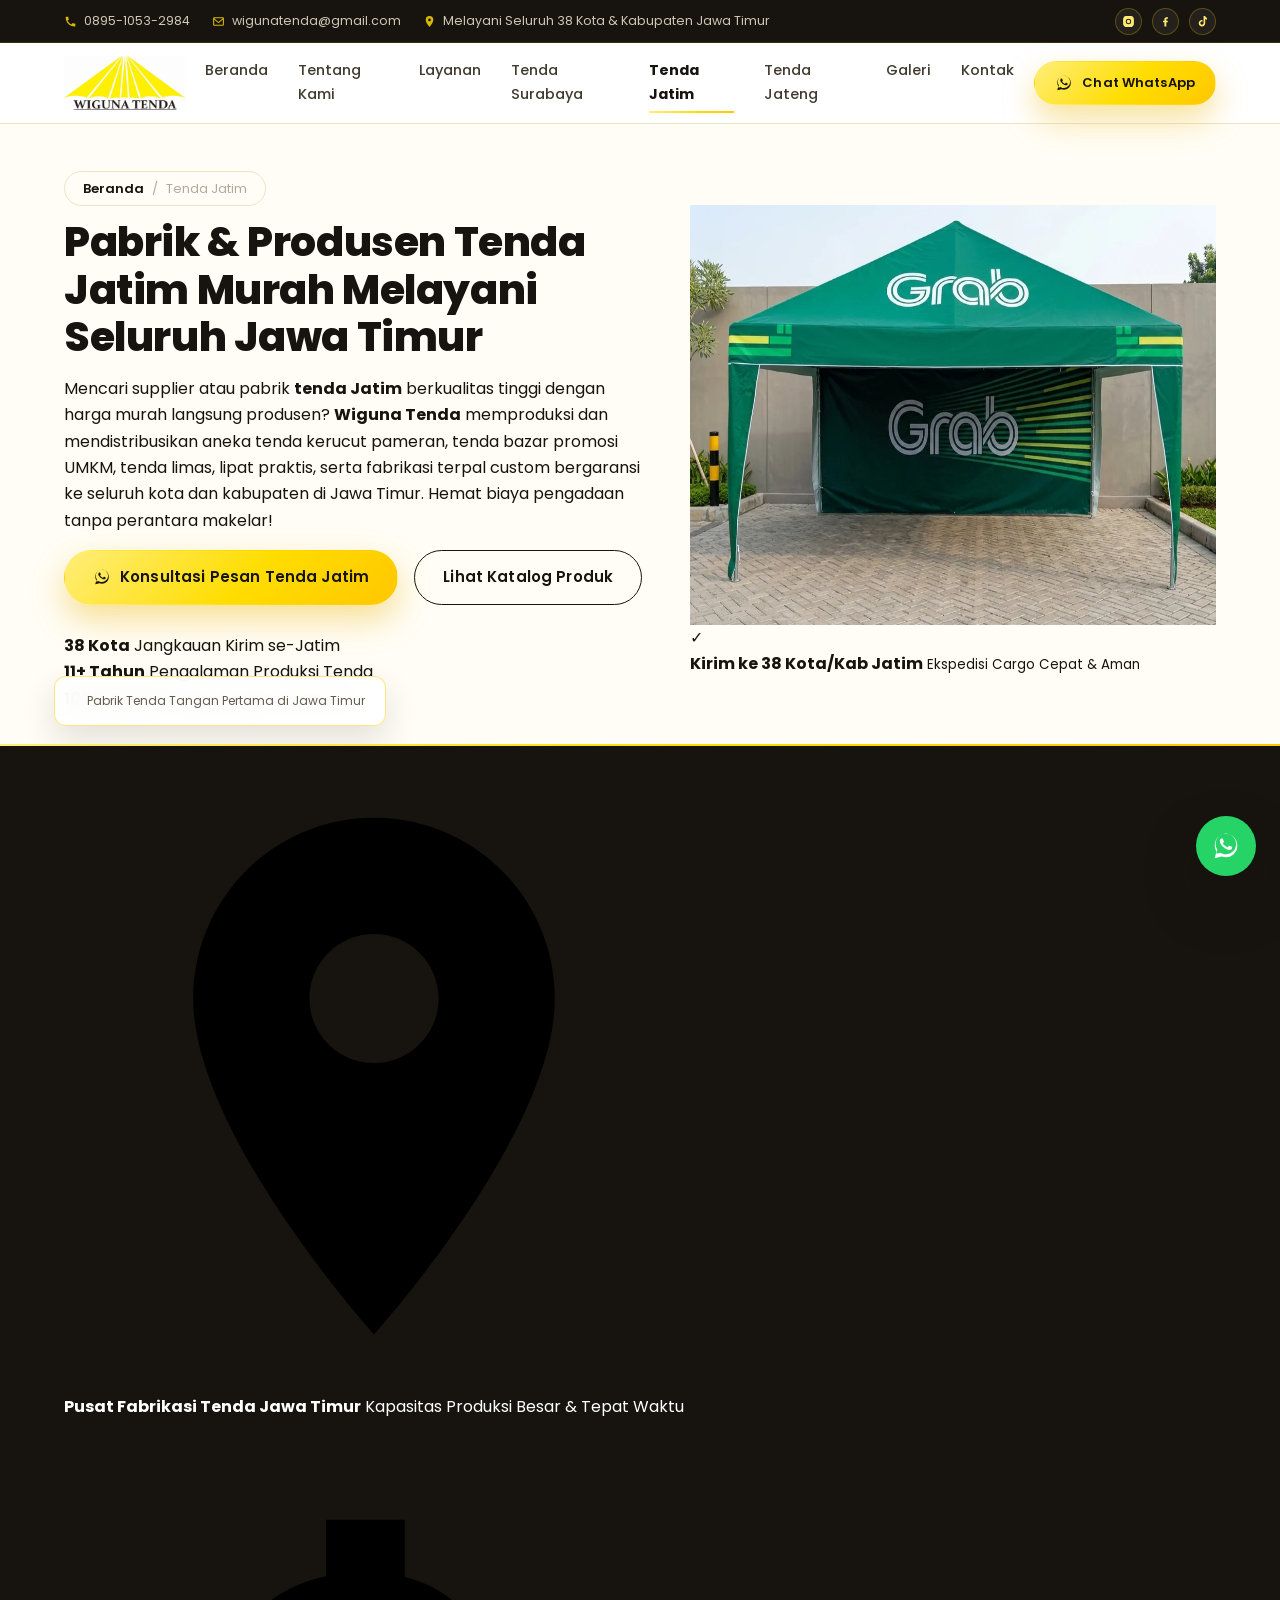
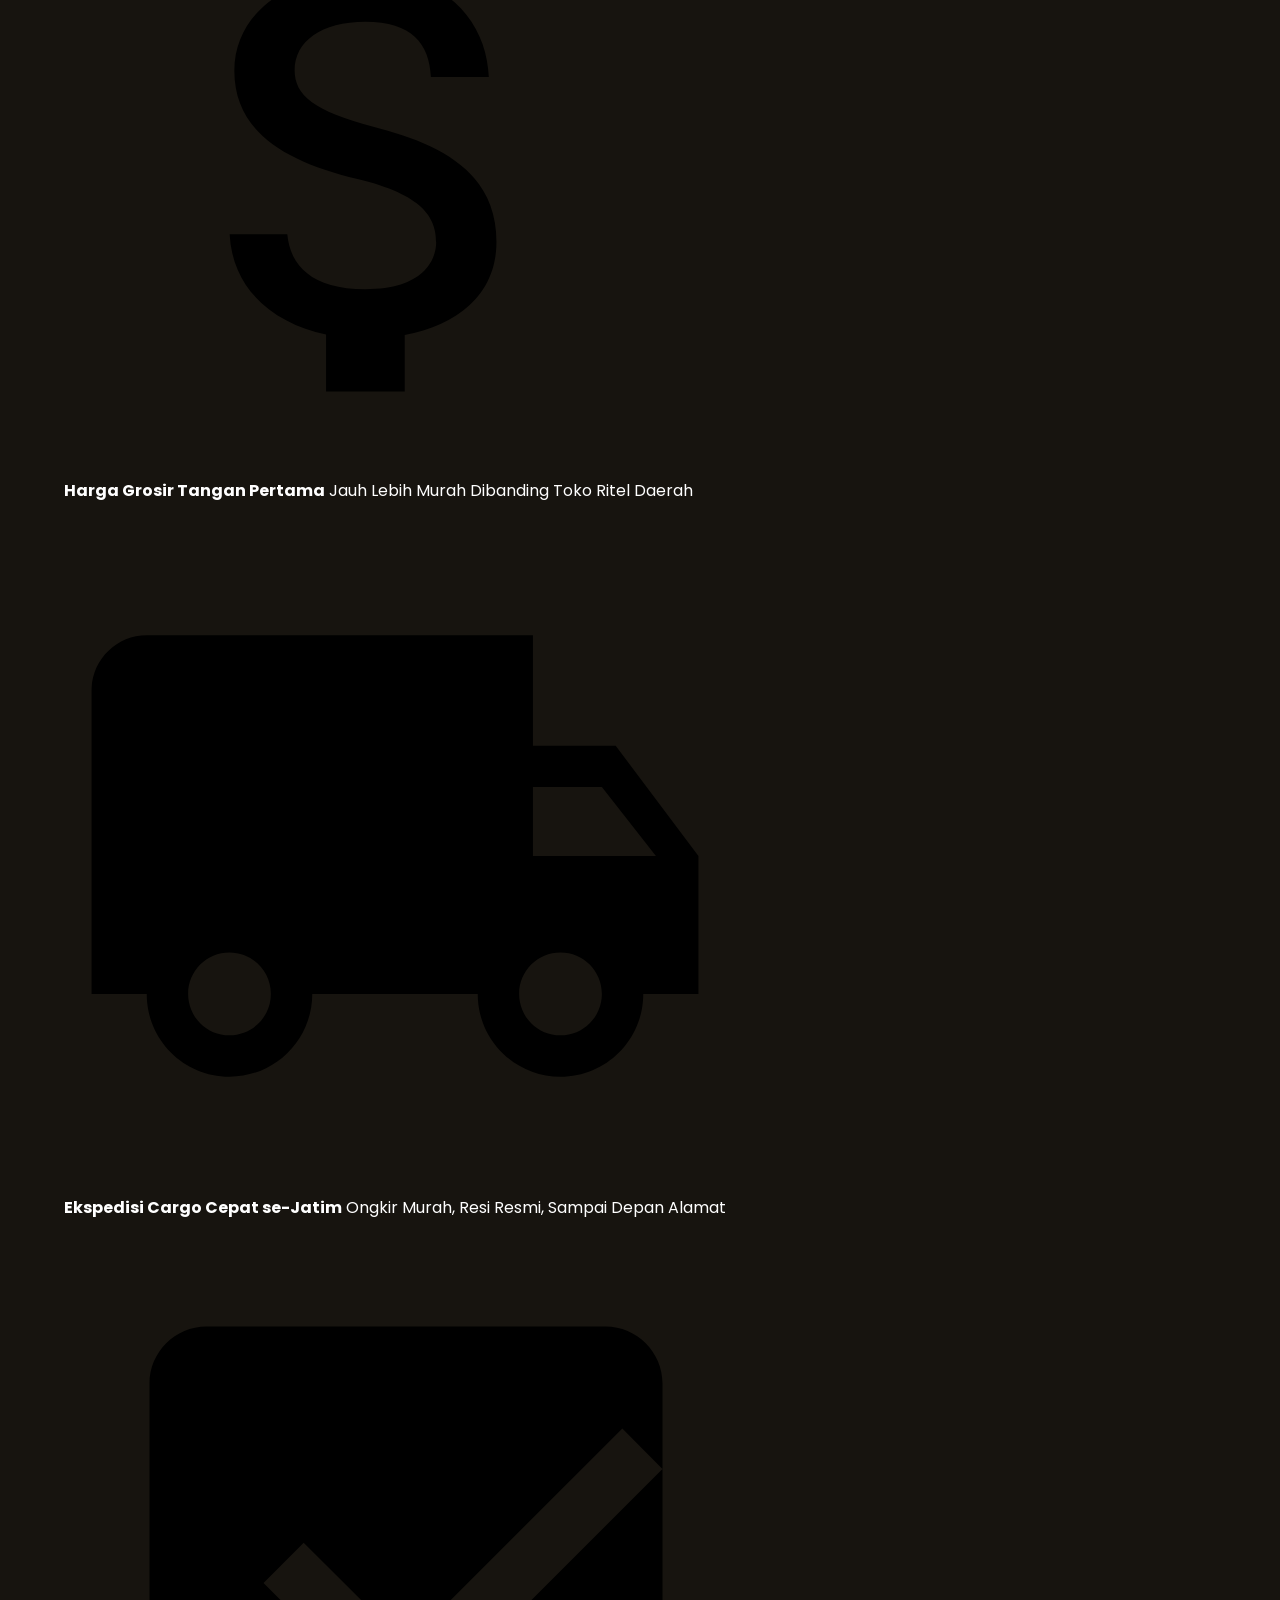
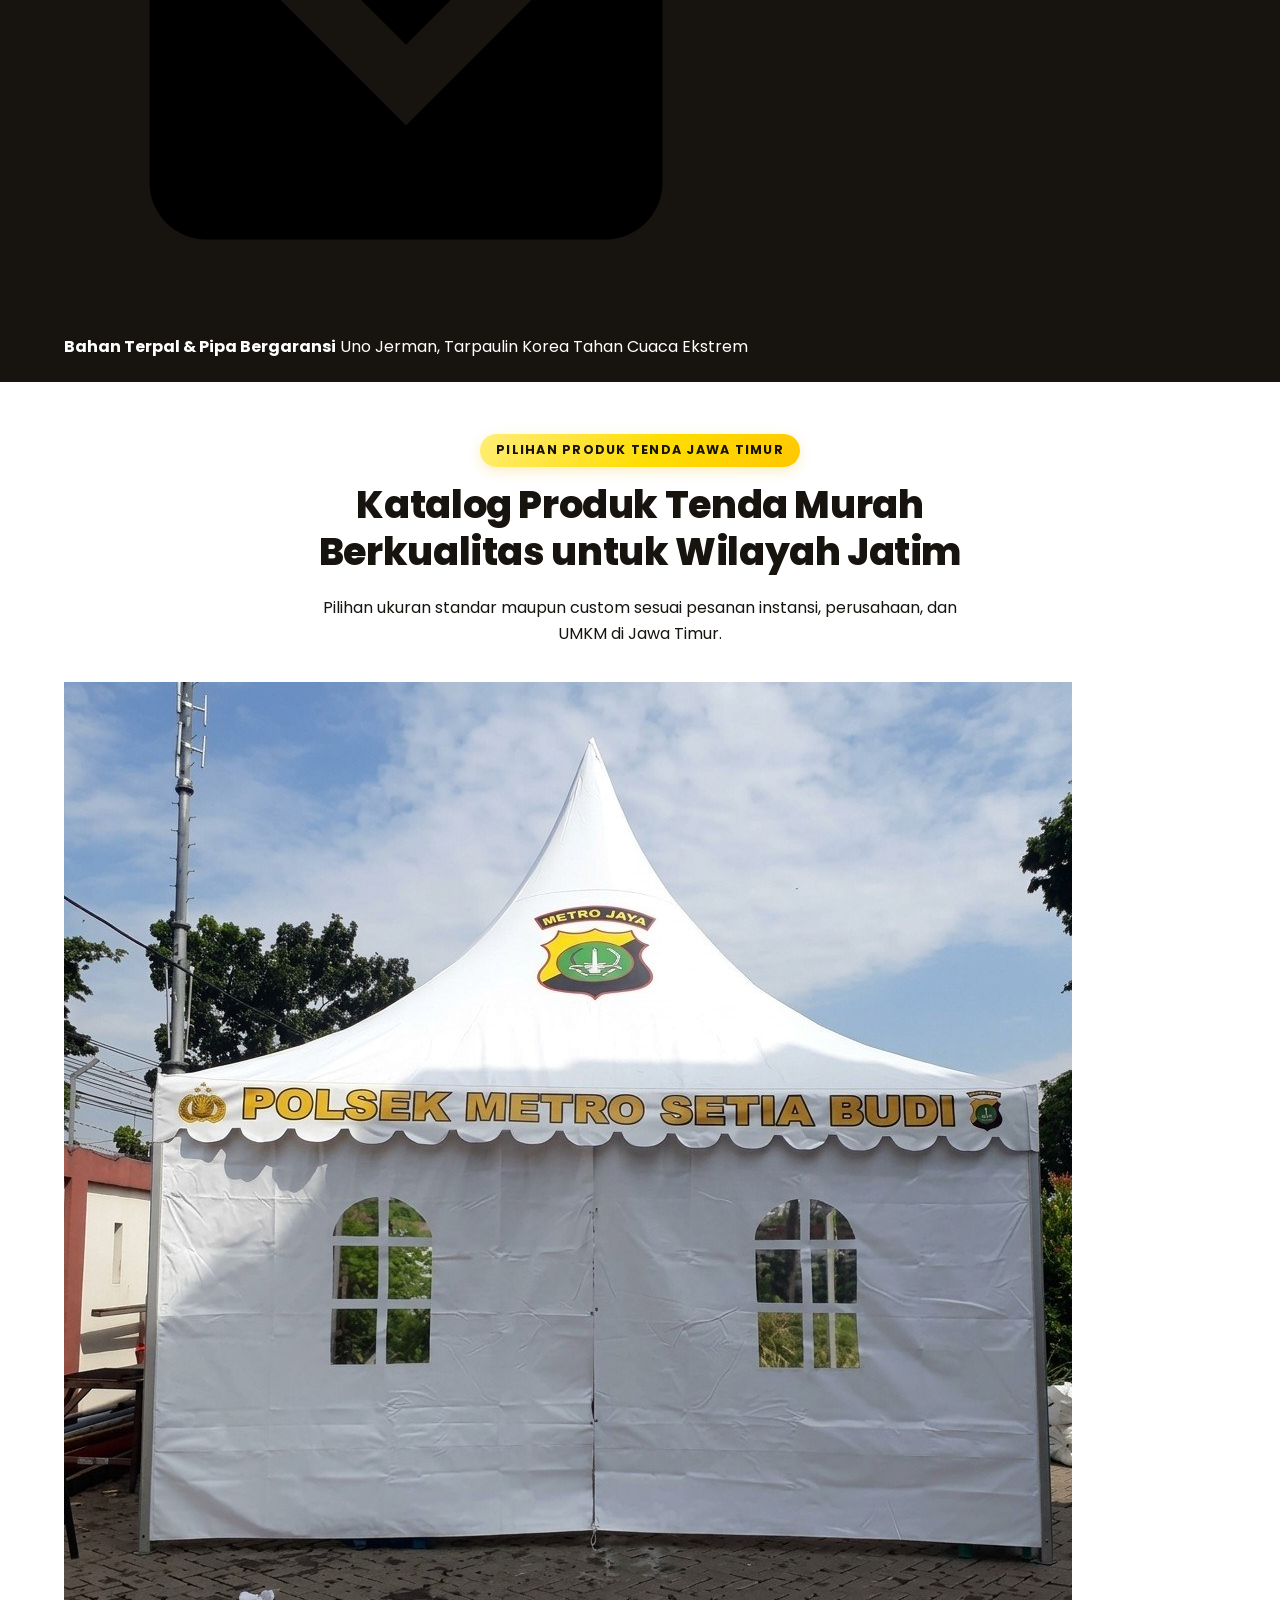
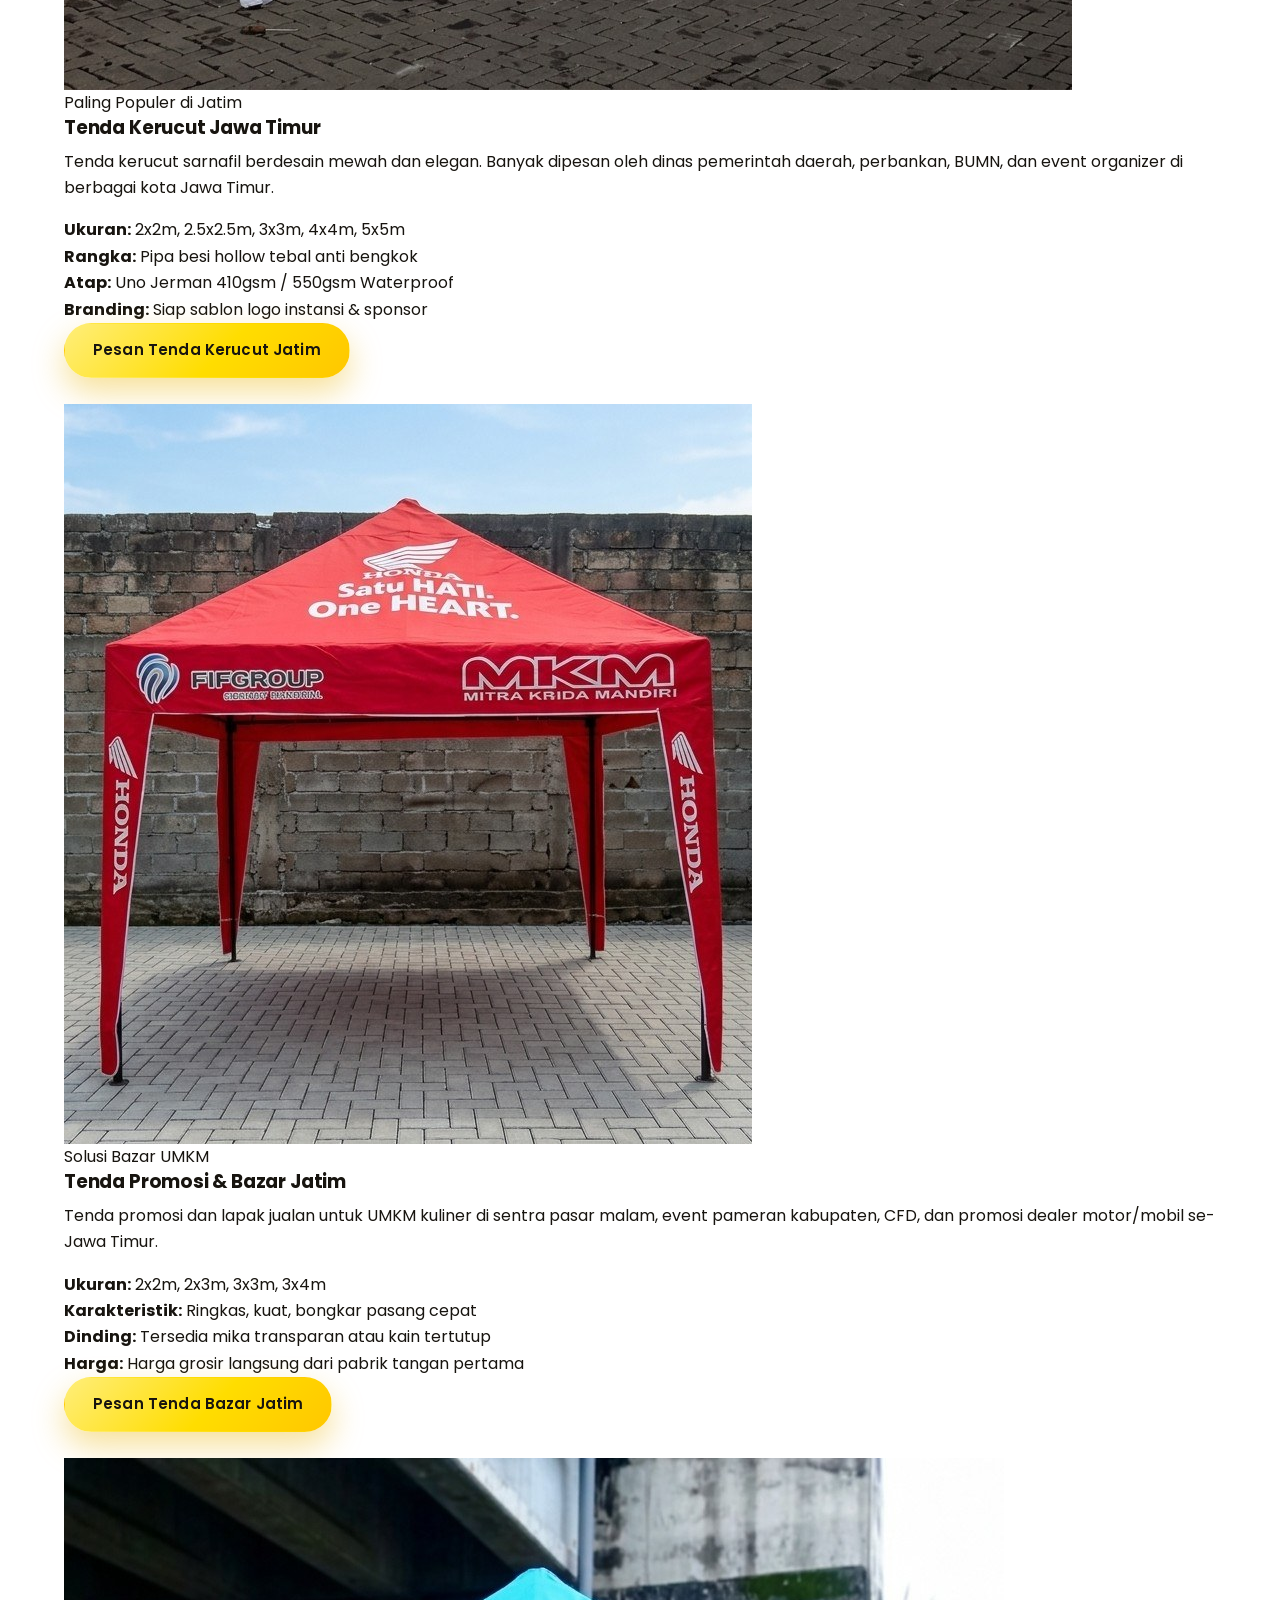
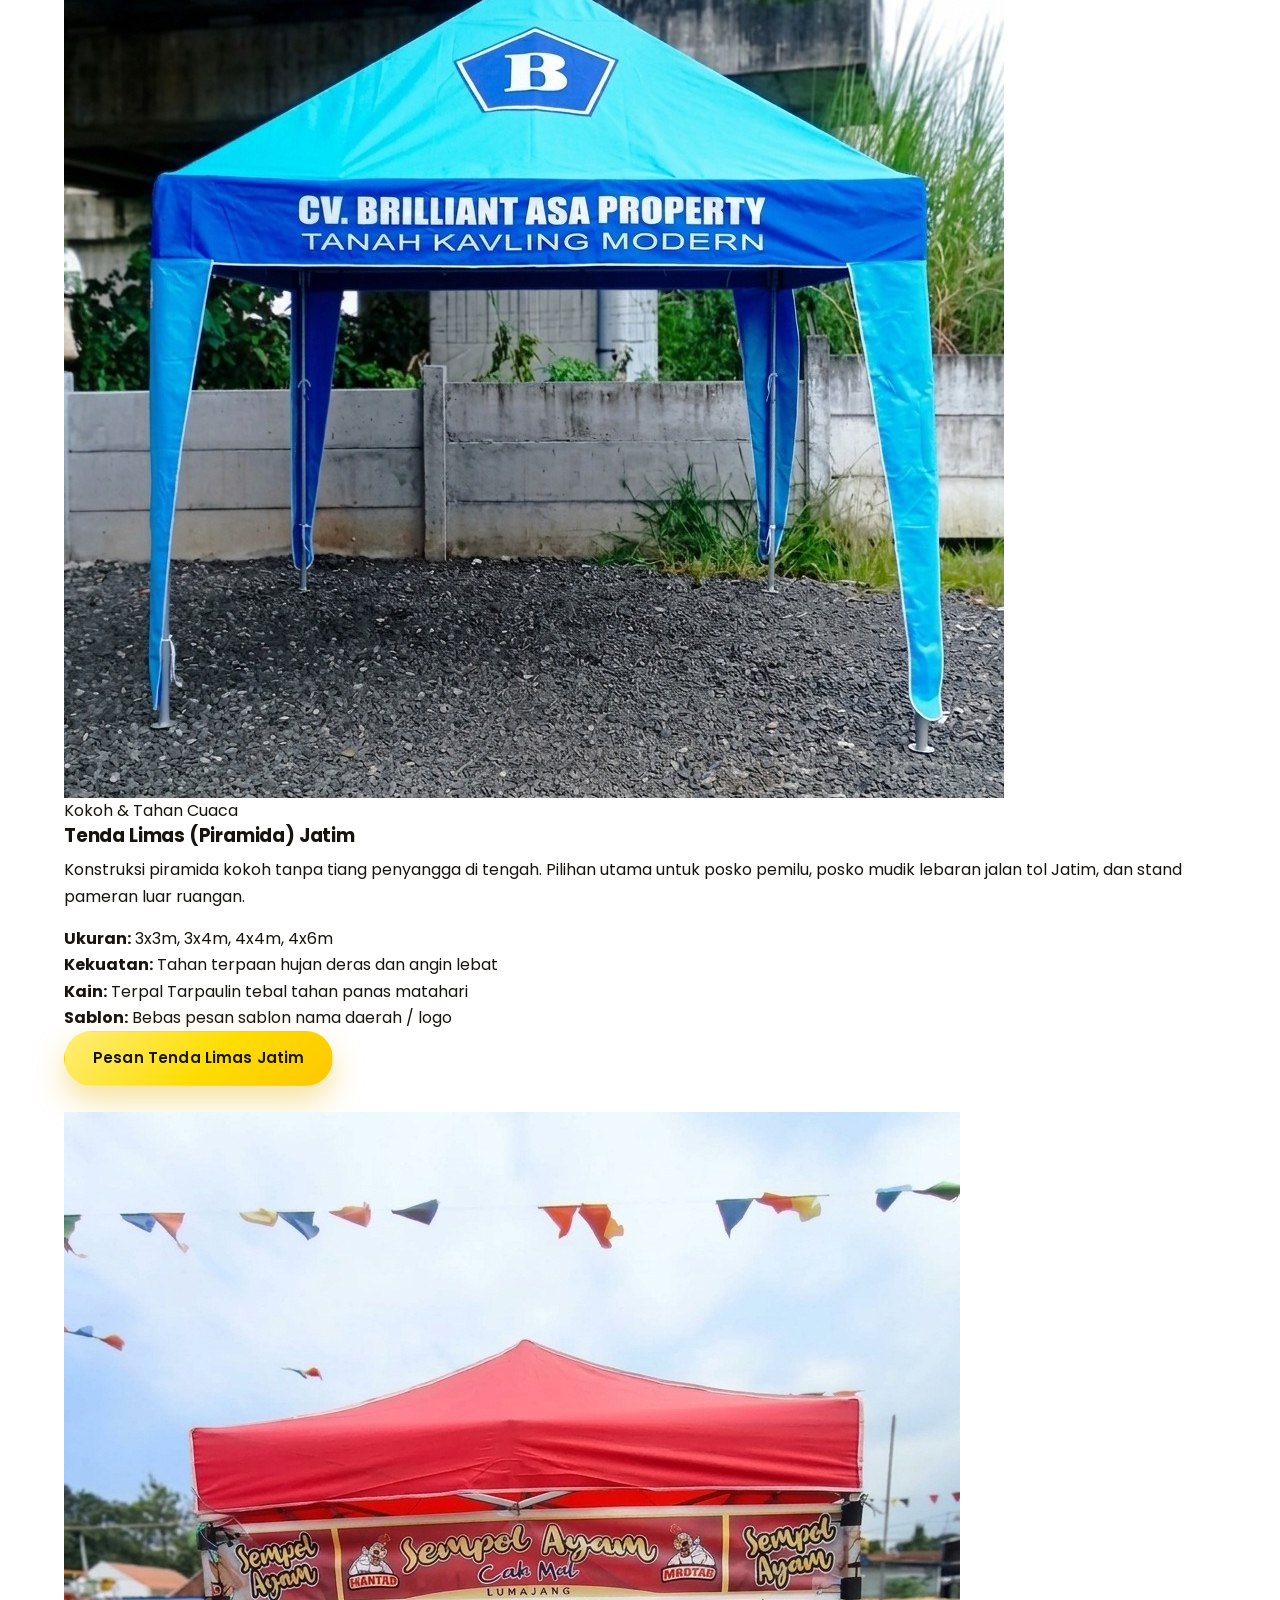
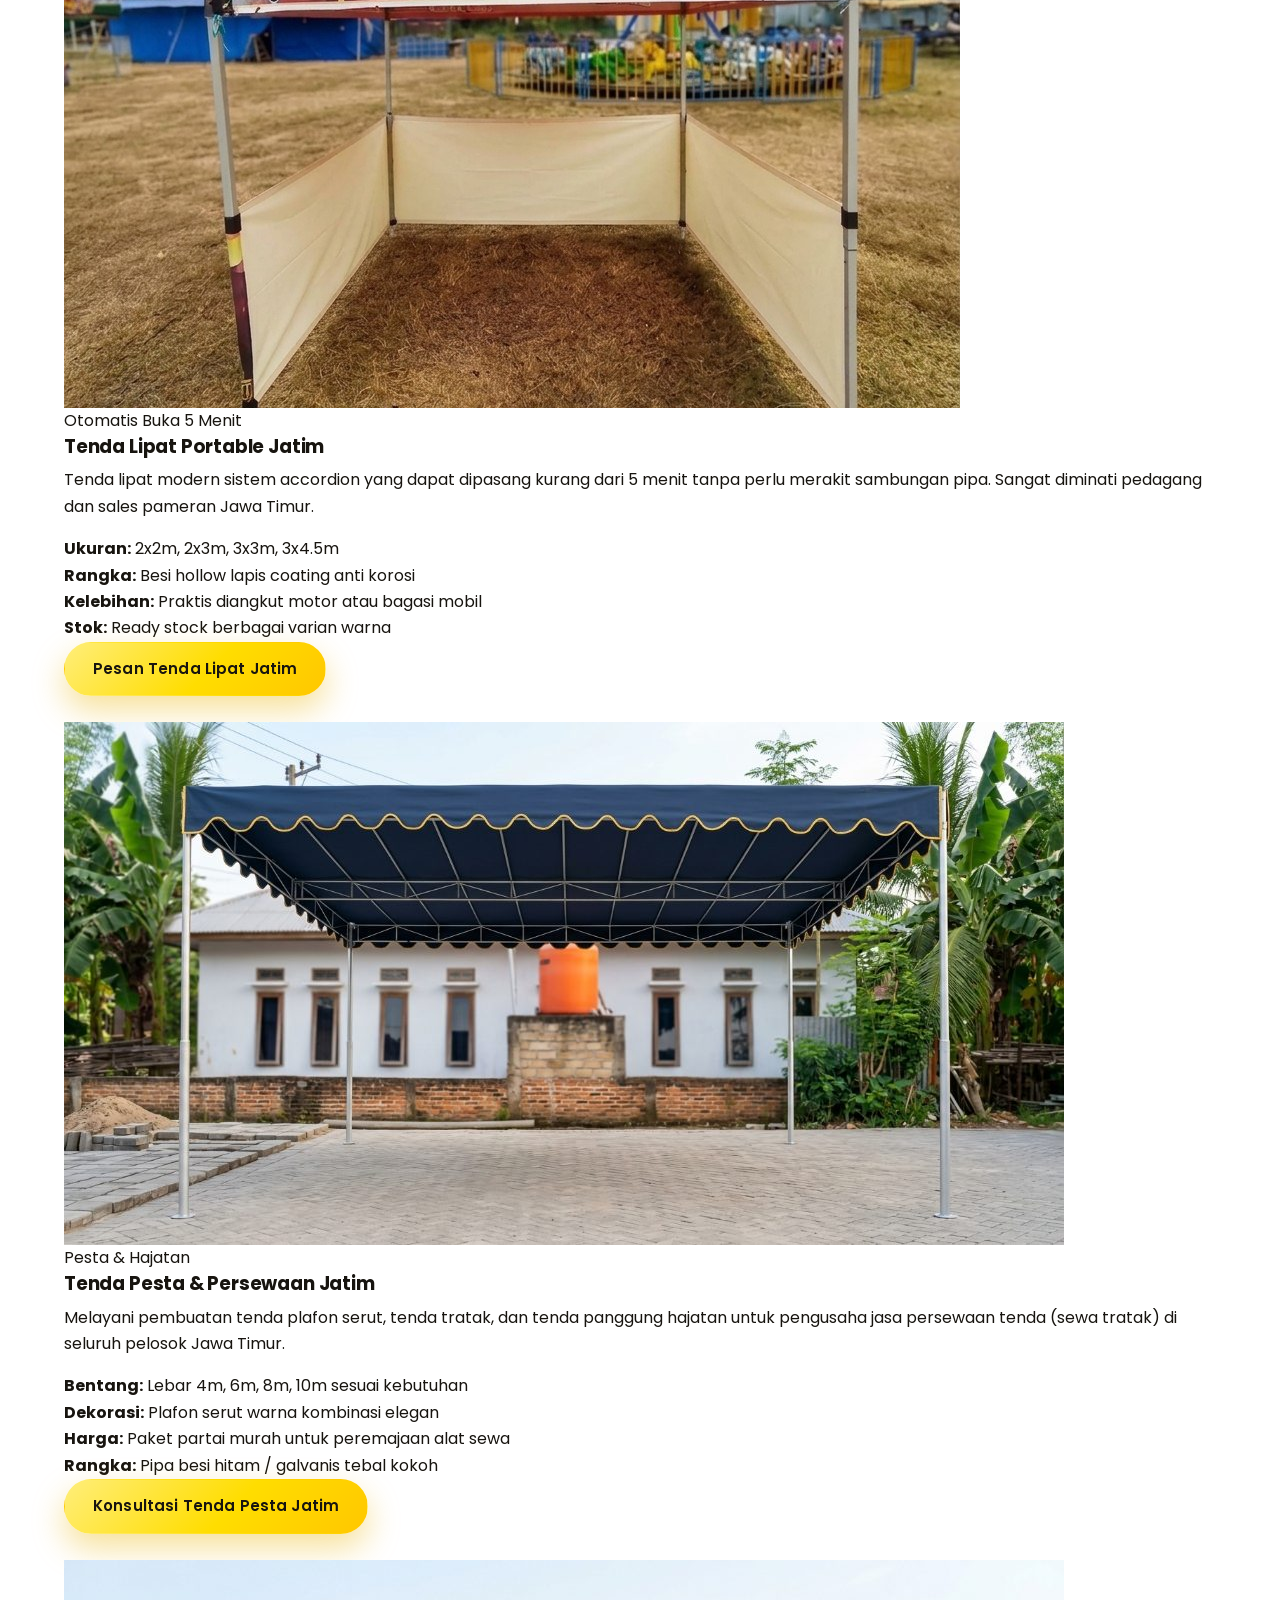
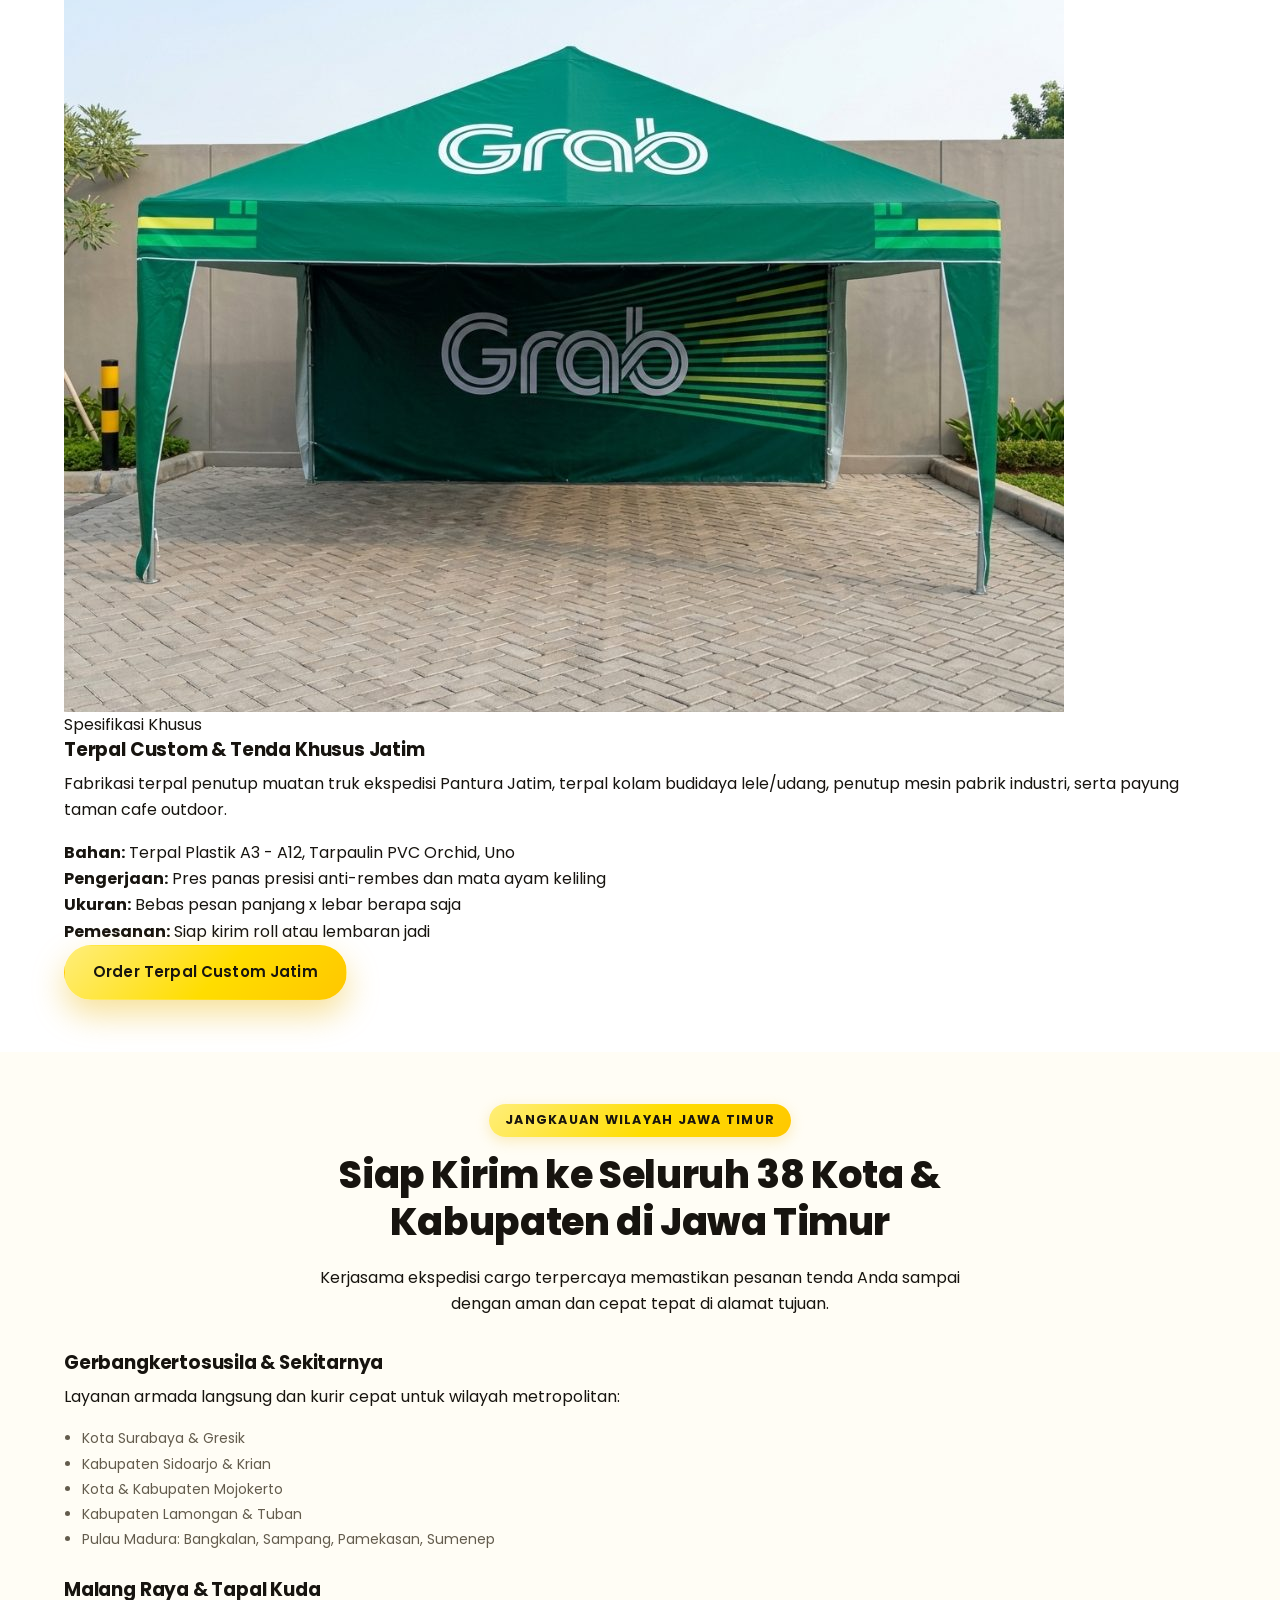
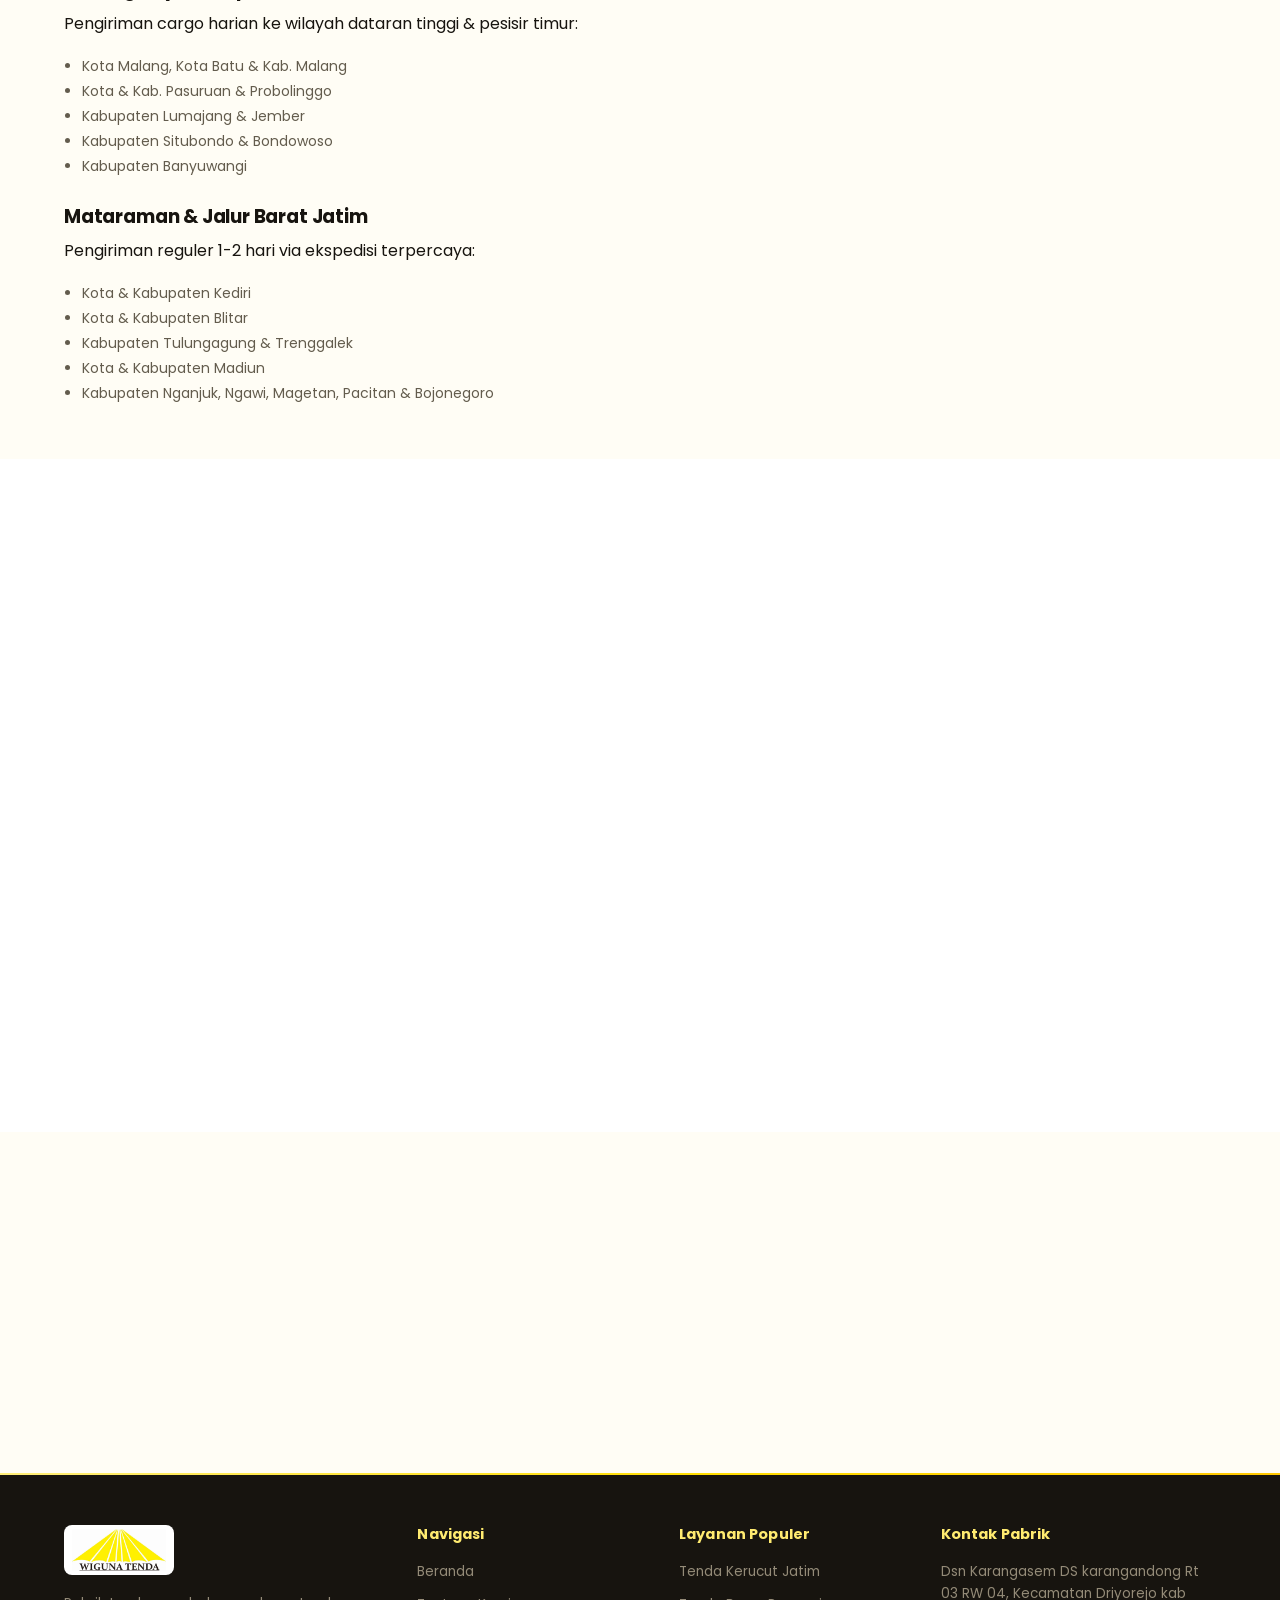
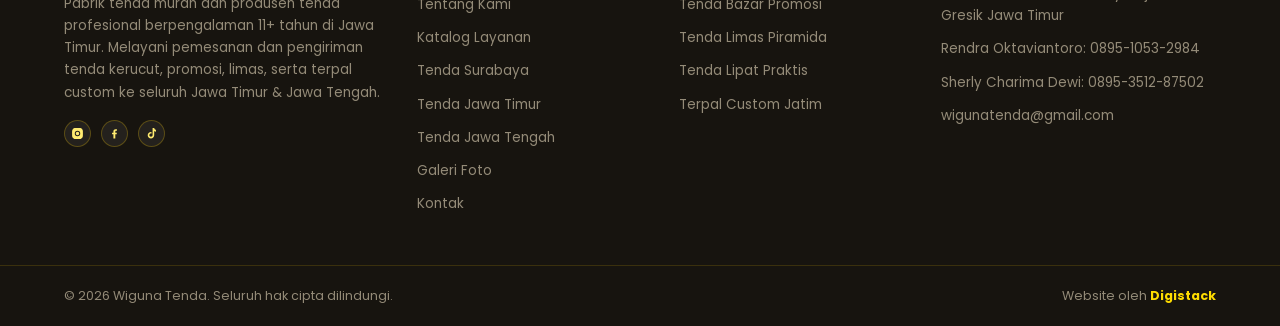
<file: tenda-jatim.html>
<!DOCTYPE html>
<html lang="id">
<head>
<meta charset="UTF-8">
<meta name="viewport" content="width=device-width, initial-scale=1.0">
<title>Pabrik &amp; Produsen Tenda Jatim Murah | Jual Tenda Kerucut Jawa Timur</title>
<meta name="description" content="Pabrik &amp; produsen tenda Jatim murah langsung tangan pertama. Produksi dan jual tenda kerucut, tenda bazar promosi, limas, lipat &amp; terpal custom kirim ke seluruh Jawa Timur bergaransi.">
<meta name="keywords" content="tenda jatim, pabrik tenda jawa timur, produsen tenda murah jatim, jual tenda kerucut jawa timur, tenda promosi jatim, tenda bazar jawa timur, pabrik tenda malang surabaya gresik sidoarjo, supplier tenda event jatim, wiguna tenda">
<meta name="robots" content="index, follow">
<link rel="canonical" href="https://tendamurahgresik.com/tenda-jatim.html">

<!-- Geo-Targeting Local SEO Jawa Timur -->
<meta name="geo.region" content="ID-JI">
<meta name="geo.placename" content="Jawa Timur">
<meta name="geo.position" content="-7.536064;112.238402">
<meta name="ICBM" content="-7.536064, 112.238402">

<!-- Open Graph -->
<meta property="og:title" content="Pabrik &amp; Produsen Tenda Jatim Murah | Wiguna Tenda Jawa Timur">
<meta property="og:description" content="Pusat pembuatan dan produsen tenda murah Jawa Timur tangan pertama. Tenda kerucut, promosi bazar, limas, tenda lipat bergaransi melayani kirim ke seluruh kota di Jatim.">
<meta property="og:type" content="website">
<meta property="og:url" content="https://tendamurahgresik.com/tenda-jatim.html">
<meta property="og:image" content="https://tendamurahgresik.com/assets/img/logo.jpeg">
<meta property="og:site_name" content="Wiguna Tenda">
<meta property="og:locale" content="id_ID">

<!-- Twitter Card -->
<meta name="twitter:card" content="summary_large_image">
<meta name="twitter:title" content="Pabrik &amp; Produsen Tenda Jatim Murah | Wiguna Tenda Jawa Timur">
<meta property="twitter:description" content="Pusat pembuatan dan produsen tenda murah Jawa Timur tangan pertama. Tenda kerucut, promosi bazar, limas, tenda lipat bergaransi melayani kirim ke seluruh kota di Jatim.">
<meta name="twitter:image" content="https://tendamurahgresik.com/assets/img/logo.jpeg">

<link rel="icon" href="assets/img/favicon.png" type="image/png">
<link rel="apple-touch-icon" href="assets/img/favicon.png">
<link rel="preconnect" href="https://fonts.googleapis.com">
<link rel="preconnect" href="https://fonts.gstatic.com" crossorigin>
<link href="https://fonts.googleapis.com/css2?family=Poppins:wght@400;500;600;700;800&display=swap" rel="stylesheet">
<link rel="stylesheet" href="assets/css/style.css">

<!-- Structured data untuk Google (LocalBusiness, Breadcrumbs & FAQPage) -->
<script type="application/ld+json">
{
  "@context": "https://schema.org",
  "@graph": [
    {
      "@type": "LocalBusiness",
      "@id": "https://tendamurahgresik.com/tenda-jatim.html#localbusiness",
      "name": "Wiguna Tenda - Pabrik & Produsen Tenda Jawa Timur",
      "alternateName": ["Tenda Jatim", "Pabrik Tenda Jawa Timur", "Produsen Tenda Murah Jatim", "Wiguna Tenda Jatim"],
      "description": "Pabrik dan produsen tenda murah Jawa Timur melayani pembuatan aneka tenda kerucut, tenda promosi bazar, tenda limas piramida, tenda lipat portable, dan terpal custom kirim cepat ke 38 kota dan kabupaten se-Jawa Timur.",
      "image": "https://tendamurahgresik.com/assets/img/logo.jpeg",
      "url": "https://tendamurahgresik.com/tenda-jatim.html",
      "telephone": "+6289510532984",
      "email": "wigunatenda@gmail.com",
      "priceRange": "$$",
      "hasMap": "https://maps.app.goo.gl/rk2h2NR67kL8tHrf9",
      "address": {
        "@type": "PostalAddress",
        "streetAddress": "Dsn Karangasem DS karangandong Rt 03 RW 04",
        "addressLocality": "Driyorejo, Gresik",
        "addressRegion": "Jawa Timur",
        "postalCode": "61177",
        "addressCountry": "ID"
      },
      "geo": {
        "@type": "GeoCoordinates",
        "latitude": -7.352661,
        "longitude": 112.576803
      },
      "areaServed": [
        { "@type": "AdministrativeArea", "name": "Jawa Timur" },
        { "@type": "City", "name": "Surabaya" },
        { "@type": "City", "name": "Malang" },
        { "@type": "City", "name": "Sidoarjo" },
        { "@type": "City", "name": "Gresik" },
        { "@type": "City", "name": "Mojokerto" },
        { "@type": "City", "name": "Pasuruan" },
        { "@type": "City", "name": "Kediri" },
        { "@type": "City", "name": "Jember" },
        { "@type": "City", "name": "Madiun" },
        { "@type": "City", "name": "Probolinggo" },
        { "@type": "City", "name": "Banyuwangi" },
        { "@type": "City", "name": "Bojonegoro" },
        { "@type": "City", "name": "Tuban" },
        { "@type": "City", "name": "Lamongan" },
        { "@type": "City", "name": "Blitar" }
      ],
      "openingHours": "Mo-Sa 08:00-17:00"
    },
    {
      "@type": "BreadcrumbList",
      "@id": "https://tendamurahgresik.com/tenda-jatim.html#breadcrumb",
      "itemListElement": [
        {
          "@type": "ListItem",
          "position": 1,
          "name": "Beranda",
          "item": "https://tendamurahgresik.com/"
        },
        {
          "@type": "ListItem",
          "position": 2,
          "name": "Tenda Jatim",
          "item": "https://tendamurahgresik.com/tenda-jatim.html"
        }
      ]
    },
    {
      "@type": "FAQPage",
      "@id": "https://tendamurahgresik.com/tenda-jatim.html#faq",
      "mainEntity": [
        {
          "@type": "Question",
          "name": "Apakah Wiguna Tenda melayani pengiriman pesanan tenda ke seluruh wilayah Jawa Timur?",
          "acceptedAnswer": {
            "@type": "Answer",
            "text": "Ya, kami melayani pengiriman tenda dan terpal custom ke seluruh 38 kota dan kabupaten di Jawa Timur, termasuk Surabaya, Malang, Sidoarjo, Mojokerto, Pasuruan, Jember, Kediri, Madiun, Banyuwangi, Lamongan, Tuban, hingga Madura. Pengiriman menggunakan armada toko langsung atau ekspedisi cargo terpercaya seperti Dakota, Baraka, dan Indah Cargo."
          }
        },
        {
          "@type": "Question",
          "name": "Berapa minimal order pemesanan tenda untuk area Jawa Timur di Wiguna Tenda?",
          "acceptedAnswer": {
            "@type": "Answer",
            "text": "Tidak ada minimal order! Kami melayani pemesanan satuan (1 unit) untuk UMKM maupun pemesanan partai besar / pengadaan puluhan unit tenda untuk instansi pemerintah, BUMN, perbankan, dan event organizer di Jawa Timur."
          }
        },
        {
          "@type": "Question",
          "name": "Mengapa memesan tenda di pabrik Wiguna Tenda Jatim lebih menguntungkan?",
          "acceptedAnswer": {
            "@type": "Answer",
            "text": "Karena Wiguna Tenda adalah produsen tangan pertama dengan workshop sendiri di Driyorejo. Anda mendapatkan harga grosir pabrik yang jauh lebih murah dibanding harga toko di daerah Anda, spesifikasi pipa besi lebih tebal, dan terpal bergaransi resmi."
          }
        },
        {
          "@type": "Question",
          "name": "Bagaimana prosedur pemesanan dan pengiriman tenda antar kota di Jawa Timur?",
          "acceptedAnswer": {
            "@type": "Answer",
            "text": "Konsultasikan kebutuhan ukuran dan desain via WhatsApp tim kami di 0895-1053-2984. Kami buatkan invoice resmi dan mock-up desain sablon. Setelah proses produksi selesai, tenda dikemas aman dan dikirim menggunakan resi cargo resmi langsung sampai ke alamat Anda."
          }
        }
      ]
    }
  ]
}
</script>
<!-- Google tag (gtag.js) -->
<script async src="https://www.googletagmanager.com/gtag/js?id=AW-18467361986"></script>
<script>
  window.dataLayer = window.dataLayer || [];
  function gtag(){dataLayer.push(arguments);}
  gtag('js', new Date());

  gtag('config', 'AW-18467361986');
  gtag('config', 'G-DR6KC2P479');
</script>
</head>
<body>

<!-- ===== TOP BAR ===== -->
<div class="topbar">
  <div class="container topbar__inner">
    <div class="topbar__contact">
      <a href="#" id="topbarPhoneLink" class="topbar__item">
        <svg viewBox="0 0 24 24" class="icon"><path d="M6.6 10.8c1.4 2.8 3.8 5.1 6.6 6.6l2.2-2.2c.3-.3.7-.4 1-.2 1.1.4 2.3.6 3.6.6.6 0 1 .4 1 1V20c0 .6-.4 1-1 1C10.5 21 3 13.5 3 4c0-.6.4-1 1-1h3.2c.6 0 1 .4 1 1 0 1.3.2 2.5.6 3.6.1.4 0 .8-.2 1L6.6 10.8z"/></svg>
        <span data-config="phoneDisplay">0895-1053-2984</span>
      </a>
      <a href="#" id="topbarEmailLink" class="topbar__item topbar__item--hide-sm">
        <svg viewBox="0 0 24 24" class="icon"><path d="M4 4h16a2 2 0 0 1 2 2v12a2 2 0 0 1-2 2H4a2 2 0 0 1-2-2V6a2 2 0 0 1 2-2zm0 2v.01L12 13l8-6.99V6H4zm16 2.24-7.39 6.46a1 1 0 0 1-1.22 0L4 8.24V18h16V8.24z"/></svg>
        <span data-config="email">wigunatenda@gmail.com</span>
      </a>
      <span class="topbar__item topbar__item--hide-sm">
        <svg viewBox="0 0 24 24" class="icon"><path d="M12 2a7 7 0 0 0-7 7c0 5.25 7 13 7 13s7-7.75 7-13a7 7 0 0 0-7-7zm0 9.5A2.5 2.5 0 1 1 12 6.5a2.5 2.5 0 0 1 0 5z"/></svg>
        <span>Melayani Seluruh 38 Kota &amp; Kabupaten Jawa Timur</span>
      </span>
    </div>
    <div class="topbar__social">
      <a href="#" aria-label="Instagram Wiguna Tenda" class="social-link"><svg viewBox="0 0 24 24" class="icon"><path d="M12 2c2.7 0 3.05.01 4.12.06 1.07.05 1.79.22 2.43.47.66.26 1.22.6 1.77 1.15.55.55.89 1.11 1.15 1.77.25.64.42 1.36.47 2.43.05 1.07.06 1.42.06 4.12s-.01 3.05-.06 4.12c-.05 1.07-.22 1.79-.47 2.43a4.9 4.9 0 0 1-1.15 1.77 4.9 4.9 0 0 1-1.77 1.15c-.64.25-1.36.42-2.43.47-1.07.05-1.42.06-4.12.06s-3.05-.01-4.12-.06c-1.07-.05-1.79-.22-2.43-.47a4.9 4.9 0 0 1-1.77-1.15 4.9 4.9 0 0 1-1.15-1.77c-.25-.64-.42-1.36-.47-2.43C2.01 15.05 2 14.7 2 12s.01-3.05.06-4.12c.05-1.07.22-1.79.47-2.43.26-.66.6-1.22 1.15-1.77A4.9 4.9 0 0 1 5.45 2.53c.64-.25 1.36-.42 2.43-.47C8.95 2.01 9.3 2 12 2zm0 5a5 5 0 1 0 0 10 5 5 0 0 0 0-10zm0 8.2a3.2 3.2 0 1 1 0-6.4 3.2 3.2 0 0 1 0 6.4zm5.2-8.4a1.17 1.17 0 1 1-2.34 0 1.17 1.17 0 0 1 2.34 0z"/></svg></a>
      <a href="#" aria-label="Facebook Wiguna Tenda" class="social-link"><svg viewBox="0 0 24 24" class="icon"><path d="M13.5 21v-7.5h2.5l.4-3H13.5V8.4c0-.87.24-1.46 1.5-1.46H16.5V4.35C16.2 4.31 15.19 4.22 14 4.22c-2.4 0-4 1.47-4 4.16V10.5H7.5v3H10V21h3.5z"/></svg></a>
      <a href="#" aria-label="TikTok Wiguna Tenda" class="social-link"><svg viewBox="0 0 24 24" class="icon"><path d="M14 2h3.1c.2 1.7 1.4 3.1 3.1 3.4V8.6c-1.2 0-2.3-.3-3.2-1V15c0 3.3-2.7 6-6 6s-6-2.7-6-6 2.7-6 6-6c.4 0 .7 0 1 .1V12c-.3-.1-.6-.2-1-.2-1.7 0-3 1.3-3 3s1.3 3 3 3 3-1.3 3-3V2z"/></svg></a>
    </div>
  </div>
</div>

<!-- ===== NAVBAR ===== -->
<header class="navbar" id="navbar">
  <div class="container navbar__inner">
    <a href="index.html" class="navbar__brand">
      <img src="assets/img/logo.jpeg" alt="Logo Pabrik Tenda Jatim - Wiguna Tenda" class="navbar__logo">
    </a>

    <nav class="navbar__nav" id="navMenu">
      <a href="index.html" class="nav-link">Beranda</a>
      <a href="index.html#tentang" class="nav-link">Tentang Kami</a>
      <a href="layanan.html" class="nav-link">Layanan</a>
      <a href="tenda-murah-surabaya.html" class="nav-link">Tenda Surabaya</a>
      <a href="tenda-jatim.html" class="nav-link is-active">Tenda Jatim</a>
      <a href="tenda-jateng.html" class="nav-link">Tenda Jateng</a>
      <a href="galeri.html" class="nav-link">Galeri</a>
      <a href="index.html#kontak" class="nav-link">Kontak</a>
    </nav>

    <a href="#" class="btn btn--primary btn--sm navbar__cta js-wa-link" data-wa-message="Halo Wiguna Tenda, saya ingin bertanya info pemesanan tenda murah untuk wilayah Jawa Timur:&#10;&#10;https://tendamurahgresik.com/tenda-jatim.html">
      <svg viewBox="0 0 32 32" class="icon"><path d="M16.02 3C9.4 3 4 8.4 4 15.02c0 2.5.66 4.83 1.8 6.86L4 29l7.32-1.9a12.9 12.9 0 0 0 4.7.88h.01c6.62 0 12.02-5.4 12.02-12.02C28.05 8.4 22.65 3 16.02 3zm0 21.94h-.01a10.9 10.9 0 0 1-5.56-1.53l-.4-.24-4.34 1.13 1.16-4.24-.26-.43a10.9 10.9 0 0 1-1.68-5.8c0-6.03 4.9-10.93 10.94-10.93 2.92 0 5.66 1.14 7.73 3.2a10.85 10.85 0 0 1 3.2 7.74c0 6.03-4.9 10.93-10.93 10.93zm5.98-8.18c-.33-.16-1.93-.95-2.23-1.06-.3-.11-.52-.16-.73.16-.22.33-.85 1.06-1.04 1.27-.19.22-.38.24-.71.08-.33-.16-1.4-.52-2.66-1.65-.98-.87-1.64-1.95-1.83-2.28-.19-.33-.02-.5.14-.67.15-.15.33-.38.5-.57.16-.19.22-.33.33-.55.11-.22.05-.41-.03-.57-.08-.16-.73-1.77-1-2.42-.26-.63-.53-.55-.73-.56h-.62c-.22 0-.57.08-.86.41-.3.33-1.13 1.1-1.13 2.7 0 1.6 1.16 3.14 1.32 3.36.16.22 2.29 3.5 5.54 4.9.77.34 1.38.54 1.85.68.78.25 1.48.21 2.04.13.62-.1 1.93-.79 2.2-1.55.27-.76.27-1.42.19-1.55-.08-.14-.3-.22-.62-.38z"/></svg>
      Chat WhatsApp
    </a>

    <button class="navbar__toggle" id="navToggle" aria-label="Buka menu" aria-expanded="false" aria-controls="navMenu">
      <span></span><span></span><span></span>
    </button>
  </div>
</header>

<main>

<!-- ===== HERO JATIM ===== -->
<section class="hero">
  <div class="container hero__inner">
    <div class="hero__content reveal">
      <div class="breadcrumb" style="margin-bottom: 12px;">
        <a href="index.html">Beranda</a>
        <span>/</span>
        <span>Tenda Jatim</span>
      </div>
      <div class="hero__badge">
        <span class="badge-dot"></span>
        <span>Pabrik Tenda Tangan Pertama di Jawa Timur</span>
      </div>
      <h1 class="hero__title">
        Pabrik &amp; Produsen <span class="highlight">Tenda Jatim</span> Murah Melayani Seluruh Jawa Timur
      </h1>
      <p class="hero__lead">
        Mencari supplier atau pabrik <strong>tenda Jatim</strong> berkualitas tinggi dengan harga murah langsung produsen? <strong>Wiguna Tenda</strong> memproduksi dan mendistribusikan aneka tenda kerucut pameran, tenda bazar promosi UMKM, tenda limas, lipat praktis, serta fabrikasi terpal custom bergaransi ke seluruh kota dan kabupaten di Jawa Timur. Hemat biaya pengadaan tanpa perantara makelar!
      </p>
      <div class="hero__actions">
        <a href="#" class="btn btn--primary js-wa-link" data-wa-message="Halo Wiguna Tenda, saya ingin tanya harga tenda murah untuk pengiriman ke Jawa Timur:&#10;&#10;https://tendamurahgresik.com/tenda-jatim.html">
          <svg viewBox="0 0 32 32" class="icon"><path d="M16.02 3C9.4 3 4 8.4 4 15.02c0 2.5.66 4.83 1.8 6.86L4 29l7.32-1.9a12.9 12.9 0 0 0 4.7.88h.01c6.62 0 12.02-5.4 12.02-12.02C28.05 8.4 22.65 3 16.02 3zm0 21.94h-.01a10.9 10.9 0 0 1-5.56-1.53l-.4-.24-4.34 1.13 1.16-4.24-.26-.43a10.9 10.9 0 0 1-1.68-5.8c0-6.03 4.9-10.93 10.94-10.93 2.92 0 5.66 1.14 7.73 3.2a10.85 10.85 0 0 1 3.2 7.74c0 6.03-4.9 10.93-10.93 10.93zm5.98-8.18c-.33-.16-1.93-.95-2.23-1.06-.3-.11-.52-.16-.73.16-.22.33-.85 1.06-1.04 1.27-.19.22-.38.24-.71.08-.33-.16-1.4-.52-2.66-1.65-.98-.87-1.64-1.95-1.83-2.28-.19-.33-.02-.5.14-.67.15-.15.33-.38.5-.57.16-.19.22-.33.33-.55.11-.22.05-.41-.03-.57-.08-.16-.73-1.77-1-2.42-.26-.63-.53-.55-.73-.56h-.62c-.22 0-.57.08-.86.41-.3.33-1.13 1.1-1.13 2.7 0 1.6 1.16 3.14 1.32 3.36.16.22 2.29 3.5 5.54 4.9.77.34 1.38.54 1.85.68.78.25 1.48.21 2.04.13.62-.1 1.93-.79 2.2-1.55.27-.76.27-1.42.19-1.55-.08-.14-.3-.22-.62-.38z"/></svg>
          Konsultasi Pesan Tenda Jatim
        </a>
        <a href="#katalog-jatim" class="btn btn--outline">
          Lihat Katalog Produk
        </a>
      </div>
      <div class="hero__stat-badges">
        <div class="stat-badge">
          <strong>38 Kota</strong>
          <span>Jangkauan Kirim se-Jatim</span>
        </div>
        <div class="stat-badge">
          <strong>11+ Tahun</strong>
          <span>Pengalaman Produksi Tenda</span>
        </div>
        <div class="stat-badge">
          <strong>100% Grosir</strong>
          <span>Harga Tangan Pertama</span>
        </div>
      </div>
    </div>
    <div class="hero__media reveal">
      <div class="hero__image-wrapper">
        <picture>
          <source srcset="assets/img/tentang-tenda-custom.webp" type="image/webp">
          <img src="assets/img/tentang-tenda-custom.jpg" alt="Pabrik Tenda Jatim - Produksi Tenda Murah Jawa Timur untuk Pameran dan Event" class="hero__image" width="580" height="420" loading="eager">
        </picture>
        <div class="hero__floating-badge">
          <span class="badge-icon">&#10003;</span>
          <div>
            <strong>Kirim ke 38 Kota/Kab Jatim</strong>
            <small>Ekspedisi Cargo Cepat &amp; Aman</small>
          </div>
        </div>
      </div>
    </div>
  </div>
</section>

<!-- ===== TRUST STRIP ===== -->
<section class="trust-strip">
  <div class="container trust-strip__inner">
    <div class="trust-strip__item">
      <div class="trust-strip__icon"><svg viewBox="0 0 24 24"><path d="M12 2C8.13 2 5 5.13 5 9c0 5.25 7 13 7 13s7-7.75 7-13c0-3.87-3.13-7-7-7zm0 9.5c-1.38 0-2.5-1.12-2.5-2.5s1.12-2.5 2.5-2.5 2.5 1.12 2.5 2.5-1.12 2.5-2.5 2.5z"/></svg></div>
      <div>
        <strong>Pusat Fabrikasi Tenda Jawa Timur</strong>
        <span>Kapasitas Produksi Besar &amp; Tepat Waktu</span>
      </div>
    </div>
    <div class="trust-strip__item">
      <div class="trust-strip__icon"><svg viewBox="0 0 24 24"><path d="M11.8 10.9c-2.27-.59-3-1.2-3-2.15 0-1.09 1.01-1.85 2.7-1.85 1.78 0 2.44.85 2.5 2.1h2.21c-.07-1.72-1.12-3.3-3.21-3.81V3h-3v2.16c-1.94.42-3.5 1.68-3.5 3.61 0 2.31 1.91 3.46 4.7 4.13 2.5.6 3 1.48 3 2.41 0 .69-.49 1.79-2.7 1.79-2.06 0-2.87-.92-2.98-2.1h-2.2c.12 2.19 1.76 3.42 3.68 3.83V21h3v-2.15c1.95-.37 3.5-1.5 3.5-3.55 0-2.84-2.43-3.81-4.7-4.4z"/></svg></div>
      <div>
        <strong>Harga Grosir Tangan Pertama</strong>
        <span>Jauh Lebih Murah Dibanding Toko Ritel Daerah</span>
      </div>
    </div>
    <div class="trust-strip__item">
      <div class="trust-strip__icon"><svg viewBox="0 0 24 24"><path d="M20 8h-3V4H3c-1.1 0-2 .9-2 2v11h2c0 1.66 1.34 3 3 3s3-1.34 3-3h6c0 1.66 1.34 3 3 3s3-1.34 3-3h2v-5l-3-4zM6 18.5c-.83 0-1.5-.67-1.5-1.5s.67-1.5 1.5-1.5 1.5.67 1.5 1.5-.67 1.5-1.5 1.5zm13.5-9 1.96 2.5H17V9.5h2.5zm-1.5 9c-.83 0-1.5-.67-1.5-1.5s.67-1.5 1.5-1.5 1.5.67 1.5 1.5-.67 1.5-1.5 1.5z"/></svg></div>
      <div>
        <strong>Ekspedisi Cargo Cepat se-Jatim</strong>
        <span>Ongkir Murah, Resi Resmi, Sampai Depan Alamat</span>
      </div>
    </div>
    <div class="trust-strip__item">
      <div class="trust-strip__icon"><svg viewBox="0 0 24 24"><path d="M19 3H5c-1.1 0-2 .9-2 2v14c0 1.1.9 2 2 2h14c1.1 0 2-.9 2-2V5c0-1.1-.9-2-2-2zm-7 14-5-5 1.41-1.41L12 14.17l7.59-7.59L21 8l-9 9z"/></svg></div>
      <div>
        <strong>Bahan Terpal &amp; Pipa Bergaransi</strong>
        <span>Uno Jerman, Tarpaulin Korea Tahan Cuaca Ekstrem</span>
      </div>
    </div>
  </div>
</section>

<!-- ===== KATALOG PRODUK JATIM ===== -->
<section class="section" id="katalog-jatim">
  <div class="container">
    <div class="section__head reveal">
      <span class="eyebrow">Pilihan Produk Tenda Jawa Timur</span>
      <h2 class="section__title">Katalog Produk Tenda Murah Berkualitas untuk Wilayah Jatim</h2>
      <p class="section__subtitle">Pilihan ukuran standar maupun custom sesuai pesanan instansi, perusahaan, dan UMKM di Jawa Timur.</p>
    </div>

    <div class="grid grid--3">
      <!-- Card 1 -->
      <div class="service-card reveal">
        <div class="service-card__media">
          <img src="assets/img/gallery/tenda-kerucut.jpg" alt="Pabrik Tenda Kerucut Murah Jawa Timur untuk Pameran dan Posko" loading="lazy">
        </div>
        <div class="service-card__body">
          <span class="service-card__badge">Paling Populer di Jatim</span>
          <h3>Tenda Kerucut Jawa Timur</h3>
          <p>Tenda kerucut sarnafil berdesain mewah dan elegan. Banyak dipesan oleh dinas pemerintah daerah, perbankan, BUMN, dan event organizer di berbagai kota Jawa Timur.</p>
          <ul class="spec-list">
            <li><strong>Ukuran:</strong> 2x2m, 2.5x2.5m, 3x3m, 4x4m, 5x5m</li>
            <li><strong>Rangka:</strong> Pipa besi hollow tebal anti bengkok</li>
            <li><strong>Atap:</strong> Uno Jerman 410gsm / 550gsm Waterproof</li>
            <li><strong>Branding:</strong> Siap sablon logo instansi &amp; sponsor</li>
          </ul>
          <a href="#" class="btn btn--primary btn--full js-wa-link" data-wa-message="Halo Wiguna Tenda, saya ingin tanya harga tenda kerucut murah Jawa Timur:&#10;&#10;https://tendamurahgresik.com/tenda-jatim.html">
            Pesan Tenda Kerucut Jatim
          </a>
        </div>
      </div>

      <!-- Card 2 -->
      <div class="service-card reveal">
        <div class="service-card__media">
          <img src="assets/img/gallery/tenda-promosi.jpg" alt="Jual Tenda Bazar dan Promosi Murah Jatim untuk UMKM Kuliner" loading="lazy">
        </div>
        <div class="service-card__body">
          <span class="service-card__badge">Solusi Bazar UMKM</span>
          <h3>Tenda Promosi &amp; Bazar Jatim</h3>
          <p>Tenda promosi dan lapak jualan untuk UMKM kuliner di sentra pasar malam, event pameran kabupaten, CFD, dan promosi dealer motor/mobil se-Jawa Timur.</p>
          <ul class="spec-list">
            <li><strong>Ukuran:</strong> 2x2m, 2x3m, 3x3m, 3x4m</li>
            <li><strong>Karakteristik:</strong> Ringkas, kuat, bongkar pasang cepat</li>
            <li><strong>Dinding:</strong> Tersedia mika transparan atau kain tertutup</li>
            <li><strong>Harga:</strong> Harga grosir langsung dari pabrik tangan pertama</li>
          </ul>
          <a href="#" class="btn btn--primary btn--full js-wa-link" data-wa-message="Halo Wiguna Tenda, saya ingin pesan tenda bazar promosi murah Jawa Timur:&#10;&#10;https://tendamurahgresik.com/tenda-jatim.html">
            Pesan Tenda Bazar Jatim
          </a>
        </div>
      </div>

      <!-- Card 3 -->
      <div class="service-card reveal">
        <div class="service-card__media">
          <img src="assets/img/gallery/tenda-limas.jpg" alt="Pabrik Tenda Limas Piramida Murah Jawa Timur" loading="lazy">
        </div>
        <div class="service-card__body">
          <span class="service-card__badge">Kokoh &amp; Tahan Cuaca</span>
          <h3>Tenda Limas (Piramida) Jatim</h3>
          <p>Konstruksi piramida kokoh tanpa tiang penyangga di tengah. Pilihan utama untuk posko pemilu, posko mudik lebaran jalan tol Jatim, dan stand pameran luar ruangan.</p>
          <ul class="spec-list">
            <li><strong>Ukuran:</strong> 3x3m, 3x4m, 4x4m, 4x6m</li>
            <li><strong>Kekuatan:</strong> Tahan terpaan hujan deras dan angin lebat</li>
            <li><strong>Kain:</strong> Terpal Tarpaulin tebal tahan panas matahari</li>
            <li><strong>Sablon:</strong> Bebas pesan sablon nama daerah / logo</li>
          </ul>
          <a href="#" class="btn btn--primary btn--full js-wa-link" data-wa-message="Halo Wiguna Tenda, saya ingin tanya harga tenda limas piramida Jawa Timur:&#10;&#10;https://tendamurahgresik.com/tenda-jatim.html">
            Pesan Tenda Limas Jatim
          </a>
        </div>
      </div>

      <!-- Card 4 -->
      <div class="service-card reveal">
        <div class="service-card__media">
          <img src="assets/img/gallery/tenda-lipat.jpg" alt="Tenda Lipat Portable Praktis Murah Jawa Timur" loading="lazy">
        </div>
        <div class="service-card__body">
          <span class="service-card__badge">Otomatis Buka 5 Menit</span>
          <h3>Tenda Lipat Portable Jatim</h3>
          <p>Tenda lipat modern sistem accordion yang dapat dipasang kurang dari 5 menit tanpa perlu merakit sambungan pipa. Sangat diminati pedagang dan sales pameran Jawa Timur.</p>
          <ul class="spec-list">
            <li><strong>Ukuran:</strong> 2x2m, 2x3m, 3x3m, 3x4.5m</li>
            <li><strong>Rangka:</strong> Besi hollow lapis coating anti korosi</li>
            <li><strong>Kelebihan:</strong> Praktis diangkut motor atau bagasi mobil</li>
            <li><strong>Stok:</strong> Ready stock berbagai varian warna</li>
          </ul>
          <a href="#" class="btn btn--primary btn--full js-wa-link" data-wa-message="Halo Wiguna Tenda, saya ingin beli tenda lipat praktis Jawa Timur:&#10;&#10;https://tendamurahgresik.com/tenda-jatim.html">
            Pesan Tenda Lipat Jatim
          </a>
        </div>
      </div>

      <!-- Card 5 -->
      <div class="service-card reveal">
        <div class="service-card__media">
          <img src="assets/img/gallery/tenda-pesta.jpg" alt="Produksi Tenda Pesta Plafon Serut Hajatan Jawa Timur" loading="lazy">
        </div>
        <div class="service-card__body">
          <span class="service-card__badge">Pesta &amp; Hajatan</span>
          <h3>Tenda Pesta &amp; Persewaan Jatim</h3>
          <p>Melayani pembuatan tenda plafon serut, tenda tratak, dan tenda panggung hajatan untuk pengusaha jasa persewaan tenda (sewa tratak) di seluruh pelosok Jawa Timur.</p>
          <ul class="spec-list">
            <li><strong>Bentang:</strong> Lebar 4m, 6m, 8m, 10m sesuai kebutuhan</li>
            <li><strong>Dekorasi:</strong> Plafon serut warna kombinasi elegan</li>
            <li><strong>Harga:</strong> Paket partai murah untuk peremajaan alat sewa</li>
            <li><strong>Rangka:</strong> Pipa besi hitam / galvanis tebal kokoh</li>
          </ul>
          <a href="#" class="btn btn--primary btn--full js-wa-link" data-wa-message="Halo Wiguna Tenda, saya ingin konsultasi tenda pesta / sewa hajatan di Jawa Timur:&#10;&#10;https://tendamurahgresik.com/tenda-jatim.html">
            Konsultasi Tenda Pesta Jatim
          </a>
        </div>
      </div>

      <!-- Card 6 -->
      <div class="service-card reveal">
        <div class="service-card__media">
          <img src="assets/img/gallery/tenda-custom.jpg" alt="Fabrikasi Terpal Custom dan Tenda Khusus Pabrik Jawa Timur" loading="lazy">
        </div>
        <div class="service-card__body">
          <span class="service-card__badge">Spesifikasi Khusus</span>
          <h3>Terpal Custom &amp; Tenda Khusus Jatim</h3>
          <p>Fabrikasi terpal penutup muatan truk ekspedisi Pantura Jatim, terpal kolam budidaya lele/udang, penutup mesin pabrik industri, serta payung taman cafe outdoor.</p>
          <ul class="spec-list">
            <li><strong>Bahan:</strong> Terpal Plastik A3 - A12, Tarpaulin PVC Orchid, Uno</li>
            <li><strong>Pengerjaan:</strong> Pres panas presisi anti-rembes dan mata ayam keliling</li>
            <li><strong>Ukuran:</strong> Bebas pesan panjang x lebar berapa saja</li>
            <li><strong>Pemesanan:</strong> Siap kirim roll atau lembaran jadi</li>
          </ul>
          <a href="#" class="btn btn--primary btn--full js-wa-link" data-wa-message="Halo Wiguna Tenda, saya ingin order terpal custom / tenda khusus di Jawa Timur:&#10;&#10;https://tendamurahgresik.com/tenda-jatim.html">
            Order Terpal Custom Jatim
          </a>
        </div>
      </div>
    </div>
  </div>
</section>

<!-- ===== DAFTAR KOTA JATIM ===== -->
<section class="section section--alt">
  <div class="container">
    <div class="section__head reveal">
      <span class="eyebrow">Jangkauan Wilayah Jawa Timur</span>
      <h2 class="section__title">Siap Kirim ke Seluruh 38 Kota &amp; Kabupaten di Jawa Timur</h2>
      <p class="section__subtitle">Kerjasama ekspedisi cargo terpercaya memastikan pesanan tenda Anda sampai dengan aman dan cepat tepat di alamat tujuan.</p>
    </div>

    <div class="grid grid--3">
      <div class="feature-card reveal">
        <h3>Gerbangkertosusila &amp; Sekitarnya</h3>
        <p>Layanan armada langsung dan kurir cepat untuk wilayah metropolitan:</p>
        <ul style="font-size: 14px; color: var(--gray-600); line-height: 1.8; padding-left: 18px; list-style: disc;">
          <li>Kota Surabaya &amp; Gresik</li>
          <li>Kabupaten Sidoarjo &amp; Krian</li>
          <li>Kota &amp; Kabupaten Mojokerto</li>
          <li>Kabupaten Lamongan &amp; Tuban</li>
          <li>Pulau Madura: Bangkalan, Sampang, Pamekasan, Sumenep</li>
        </ul>
      </div>

      <div class="feature-card reveal">
        <h3>Malang Raya &amp; Tapal Kuda</h3>
        <p>Pengiriman cargo harian ke wilayah dataran tinggi &amp; pesisir timur:</p>
        <ul style="font-size: 14px; color: var(--gray-600); line-height: 1.8; padding-left: 18px; list-style: disc;">
          <li>Kota Malang, Kota Batu &amp; Kab. Malang</li>
          <li>Kota &amp; Kab. Pasuruan &amp; Probolinggo</li>
          <li>Kabupaten Lumajang &amp; Jember</li>
          <li>Kabupaten Situbondo &amp; Bondowoso</li>
          <li>Kabupaten Banyuwangi</li>
        </ul>
      </div>

      <div class="feature-card reveal">
        <h3>Mataraman &amp; Jalur Barat Jatim</h3>
        <p>Pengiriman reguler 1-2 hari via ekspedisi terpercaya:</p>
        <ul style="font-size: 14px; color: var(--gray-600); line-height: 1.8; padding-left: 18px; list-style: disc;">
          <li>Kota &amp; Kabupaten Kediri</li>
          <li>Kota &amp; Kabupaten Blitar</li>
          <li>Kabupaten Tulungagung &amp; Trenggalek</li>
          <li>Kota &amp; Kabupaten Madiun</li>
          <li>Kabupaten Nganjuk, Ngawi, Magetan, Pacitan &amp; Bojonegoro</li>
        </ul>
      </div>
    </div>
  </div>
</section>

<!-- ===== FAQ JATIM ===== -->
<section class="section" id="faq">
  <div class="container faq">
    <div class="section__head reveal">
      <span class="eyebrow">FAQ Jawa Timur</span>
      <h2 class="section__title">Pertanyaan Umum Pemesanan Tenda di Jawa Timur</h2>
    </div>
    <div class="accordion reveal">
      <div class="accordion-item is-active">
        <button class="accordion-header" aria-expanded="true">Apakah Wiguna Tenda melayani pengiriman pesanan tenda ke seluruh wilayah Jawa Timur?<span class="accordion-icon">+</span></button>
        <div class="accordion-body"><p>Ya, kami melayani pengiriman tenda dan terpal custom ke seluruh 38 kota dan kabupaten di Jawa Timur, termasuk Surabaya, Malang, Sidoarjo, Mojokerto, Pasuruan, Jember, Kediri, Madiun, Banyuwangi, Lamongan, Tuban, hingga Madura. Pengiriman menggunakan armada toko langsung atau ekspedisi cargo terpercaya seperti Dakota, Baraka, dan Indah Cargo.</p></div>
      </div>
      <div class="accordion-item">
        <button class="accordion-header" aria-expanded="false">Berapa minimal order pemesanan tenda untuk area Jawa Timur di Wiguna Tenda?<span class="accordion-icon">+</span></button>
        <div class="accordion-body"><p>Tidak ada minimal order! Kami melayani pemesanan satuan (1 unit) untuk UMKM maupun pemesanan partai besar / pengadaan puluhan unit tenda untuk instansi pemerintah, BUMN, perbankan, dan event organizer di Jawa Timur.</p></div>
      </div>
      <div class="accordion-item">
        <button class="accordion-header" aria-expanded="false">Mengapa memesan tenda di pabrik Wiguna Tenda Jatim lebih menguntungkan?<span class="accordion-icon">+</span></button>
        <div class="accordion-body"><p>Karena Wiguna Tenda adalah produsen tangan pertama dengan workshop sendiri di Driyorejo. Anda mendapatkan harga grosir pabrik yang jauh lebih murah dibanding harga toko di daerah Anda, spesifikasi pipa besi lebih tebal, dan terpal bergaransi resmi.</p></div>
      </div>
      <div class="accordion-item">
        <button class="accordion-header" aria-expanded="false">Bagaimana prosedur pemesanan dan pengiriman tenda antar kota di Jawa Timur?<span class="accordion-icon">+</span></button>
        <div class="accordion-body"><p>Konsultasikan kebutuhan ukuran dan desain via WhatsApp tim kami di 0895-1053-2984. Kami buatkan invoice resmi dan mock-up desain sablon. Setelah proses produksi selesai, tenda dikemas aman dan dikirim menggunakan resi cargo resmi langsung sampai ke alamat Anda.</p></div>
      </div>
    </div>
  </div>
</section>

<!-- ===== CTA BANNER ===== -->
<section class="section section--alt">
  <div class="container">
    <div class="card card--cta reveal" style="background: var(--dark); color: var(--white); border-radius: var(--radius); padding: 34px 24px; text-align: center;">
      <h2 style="color: var(--white); font-size: 26px; margin-bottom: 10px;">Butuh Tenda Murah Langsung dari Pabrik Produsen di Jawa Timur?</h2>
      <p style="color: var(--gray-400); max-width: 650px; margin: 0 auto 20px; font-size: 15.5px;">
        Dapatkan harga grosir pabrik termurah untuk kebutuhan tenda promosi, bazar, kerucut pameran, atau pengadaan proyek di Jawa Timur. Hubungi tim kami sekarang!
      </p>
      <div style="display: flex; gap: 16px; justify-content: center; flex-wrap: wrap;">
        <a href="#" class="btn btn--primary js-wa-link" data-wa-message="Halo Wiguna Tenda, saya ingin konsultasi harga tenda murah untuk pengiriman Jawa Timur:&#10;&#10;https://tendamurahgresik.com/tenda-jatim.html">
          <svg viewBox="0 0 32 32" class="icon"><path d="M16.02 3C9.4 3 4 8.4 4 15.02c0 2.5.66 4.83 1.8 6.86L4 29l7.32-1.9a12.9 12.9 0 0 0 4.7.88h.01c6.62 0 12.02-5.4 12.02-12.02C28.05 8.4 22.65 3 16.02 3zm0 21.94h-.01a10.9 10.9 0 0 1-5.56-1.53l-.4-.24-4.34 1.13 1.16-4.24-.26-.43a10.9 10.9 0 0 1-1.68-5.8c0-6.03 4.9-10.93 10.94-10.93 2.92 0 5.66 1.14 7.73 3.2a10.85 10.85 0 0 1 3.2 7.74c0 6.03-4.9 10.93-10.93 10.93zm5.98-8.18c-.33-.16-1.93-.95-2.23-1.06-.3-.11-.52-.16-.73.16-.22.33-.85 1.06-1.04 1.27-.19.22-.38.24-.71.08-.33-.16-1.4-.52-2.66-1.65-.98-.87-1.64-1.95-1.83-2.28-.19-.33-.02-.5.14-.67.15-.15.33-.38.5-.57.16-.19.22-.33.33-.55.11-.22.05-.41-.03-.57-.08-.16-.73-1.77-1-2.42-.26-.63-.53-.55-.73-.56h-.62c-.22 0-.57.08-.86.41-.3.33-1.13 1.1-1.13 2.7 0 1.6 1.16 3.14 1.32 3.36.16.22 2.29 3.5 5.54 4.9.77.34 1.38.54 1.85.68.78.25 1.48.21 2.04.13.62-.1 1.93-.79 2.2-1.55.27-.76.27-1.42.19-1.55-.08-.14-.3-.22-.62-.38z"/></svg>
          Hubungi Admin 1 (Rendra)
        </a>
        <a href="#" class="btn btn--outline js-wa-link" data-wa-number-key="waNumber2" data-wa-message="Halo Wiguna Tenda, saya ingin konsultasi harga tenda Jawa Timur via Admin 2:&#10;&#10;https://tendamurahgresik.com/tenda-jatim.html" style="color: var(--white); border-color: rgba(255,255,255,0.3);">
          Hubungi Admin 2 (Sherly)
        </a>
      </div>
    </div>
  </div>
</section>

</main>

<!-- ===== FOOTER ===== -->
<footer class="footer">
  <div class="container footer__inner">
    <div class="footer__brand">
      <img src="assets/img/logo.jpeg" alt="Logo Pabrik Tenda Jatim - Wiguna Tenda" class="footer__logo">
      <p>Pabrik tenda murah dan produsen tenda profesional berpengalaman 11+ tahun di Jawa Timur. Melayani pemesanan dan pengiriman tenda kerucut, promosi, limas, serta terpal custom ke seluruh Jawa Timur &amp; Jawa Tengah.</p>
      <div class="footer__social">
        <a href="#" aria-label="Instagram" class="social-link"><svg viewBox="0 0 24 24" class="icon"><path d="M12 2c2.7 0 3.05.01 4.12.06 1.07.05 1.79.22 2.43.47.66.26 1.22.6 1.77 1.15.55.55.89 1.11 1.15 1.77.25.64.42 1.36.47 2.43.05 1.07.06 1.42.06 4.12s-.01 3.05-.06 4.12c-.05 1.07-.22 1.79-.47 2.43a4.9 4.9 0 0 1-1.15 1.77 4.9 4.9 0 0 1-1.77 1.15c-.64.25-1.36.42-2.43.47-1.07.05-1.42.06-4.12.06s-3.05-.01-4.12-.06c-1.07-.05-1.79-.22-2.43-.47a4.9 4.9 0 0 1-1.77-1.15 4.9 4.9 0 0 1-1.15-1.77c-.25-.64-.42-1.36-.47-2.43C2.01 15.05 2 14.7 2 12s.01-3.05.06-4.12c.05-1.07.22-1.79.47-2.43.26-.66.6-1.22 1.15-1.77A4.9 4.9 0 0 1 5.45 2.53c.64-.25 1.36-.42 2.43-.47C8.95 2.01 9.3 2 12 2zm0 5a5 5 0 1 0 0 10 5 5 0 0 0 0-10zm0 8.2a3.2 3.2 0 1 1 0-6.4 3.2 3.2 0 0 1 0 6.4zm5.2-8.4a1.17 1.17 0 1 1-2.34 0 1.17 1.17 0 0 1 2.34 0z"/></svg></a>
        <a href="#" aria-label="Facebook" class="social-link"><svg viewBox="0 0 24 24" class="icon"><path d="M13.5 21v-7.5h2.5l.4-3H13.5V8.4c0-.87.24-1.46 1.5-1.46H16.5V4.35C16.2 4.31 15.19 4.22 14 4.22c-2.4 0-4 1.47-4 4.16V10.5H7.5v3H10V21h3.5z"/></svg></a>
        <a href="#" aria-label="TikTok" class="social-link"><svg viewBox="0 0 24 24" class="icon"><path d="M14 2h3.1c.2 1.7 1.4 3.1 3.1 3.4V8.6c-1.2 0-2.3-.3-3.2-1V15c0 3.3-2.7 6-6 6s-6-2.7-6-6 2.7-6 6-6c.4 0 .7 0 1 .1V12c-.3-.1-.6-.2-1-.2-1.7 0-3 1.3-3 3s1.3 3 3 3 3-1.3 3-3V2z"/></svg></a>
      </div>
    </div>

    <div class="footer__col">
      <h4>Navigasi</h4>
      <a href="index.html">Beranda</a>
      <a href="index.html#tentang">Tentang Kami</a>
      <a href="layanan.html">Katalog Layanan</a>
      <a href="tenda-murah-surabaya.html">Tenda Surabaya</a>
      <a href="tenda-jatim.html">Tenda Jawa Timur</a>
      <a href="tenda-jateng.html">Tenda Jawa Tengah</a>
      <a href="galeri.html">Galeri Foto</a>
      <a href="index.html#kontak">Kontak</a>
    </div>

    <div class="footer__col">
      <h4>Layanan Populer</h4>
      <a href="tenda-jatim.html#katalog-jatim">Tenda Kerucut Jatim</a>
      <a href="tenda-jatim.html#katalog-jatim">Tenda Bazar Promosi</a>
      <a href="tenda-jatim.html#katalog-jatim">Tenda Limas Piramida</a>
      <a href="tenda-jatim.html#katalog-jatim">Tenda Lipat Praktis</a>
      <a href="tenda-jatim.html#katalog-jatim">Terpal Custom Jatim</a>
    </div>

    <div class="footer__col">
      <h4>Kontak Pabrik</h4>
      <p data-config="address">Dsn Karangasem DS karangandong Rt 03 RW 04, Kecamatan Driyorejo kab Gresik Jawa Timur</p>
      <p><span data-config="waName">Rendra Oktaviantoro</span>: <span data-config="phoneDisplay">0895-1053-2984</span></p>
      <p><span data-config="waName2">Sherly Charima Dewi</span>: <span data-config="phoneDisplay2">0895-3512-87502</span></p>
      <p data-config="email">wigunatenda@gmail.com</p>
    </div>
  </div>

  <div class="footer__bottom">
    <div class="container footer__bottom-inner">
      <span>&copy; <span id="year"></span> Wiguna Tenda. Seluruh hak cipta dilindungi.</span>
      <span>Website oleh <strong>Digistack</strong></span>
    </div>
  </div>
</footer>

<!-- ===== FLOATING BUTTONS ===== -->
<a href="#" class="floating-wa js-wa-link" data-wa-message="Halo Wiguna Tenda, saya ingin bertanya info pemesanan tenda murah untuk wilayah Jawa Timur:&#10;&#10;https://tendamurahgresik.com/tenda-jatim.html" aria-label="Chat WhatsApp">
  <svg viewBox="0 0 32 32" class="icon"><path d="M16.02 3C9.4 3 4 8.4 4 15.02c0 2.5.66 4.83 1.8 6.86L4 29l7.32-1.9a12.9 12.9 0 0 0 4.7.88h.01c6.62 0 12.02-5.4 12.02-12.02C28.05 8.4 22.65 3 16.02 3zm0 21.94h-.01a10.9 10.9 0 0 1-5.56-1.53l-.4-.24-4.34 1.13 1.16-4.24-.26-.43a10.9 10.9 0 0 1-1.68-5.8c0-6.03 4.9-10.93 10.94-10.93 2.92 0 5.66 1.14 7.73 3.2a10.85 10.85 0 0 1 3.2 7.74c0 6.03-4.9 10.93-10.93 10.93zm5.98-8.18c-.33-.16-1.93-.95-2.23-1.06-.3-.11-.52-.16-.73.16-.22.33-.85 1.06-1.04 1.27-.19.22-.38.24-.71.08-.33-.16-1.4-.52-2.66-1.65-.98-.87-1.64-1.95-1.83-2.28-.19-.33-.02-.5.14-.67.15-.15.33-.38.5-.57.16-.19.22-.33.33-.55.11-.22.05-.41-.03-.57-.08-.16-.73-1.77-1-2.42-.26-.63-.53-.55-.73-.56h-.62c-.22 0-.57.08-.86.41-.3.33-1.13 1.1-1.13 2.7 0 1.6 1.16 3.14 1.32 3.36.16.22 2.29 3.5 5.54 4.9.77.34 1.38.54 1.85.68.78.25 1.48.21 2.04.13.62-.1 1.93-.79 2.2-1.55.27-.76.27-1.42.19-1.55-.08-.14-.3-.22-.62-.38z"/></svg>
</a>

<button class="back-to-top" id="backToTop" aria-label="Kembali ke atas">
  <svg viewBox="0 0 24 24" class="icon"><path d="M12 4 4 12l1.4 1.4L11 7.8V20h2V7.8l5.6 5.6L20 12z"/></svg>
</button>

<script src="assets/js/main.js"></script>
</body>
</html>
</file>
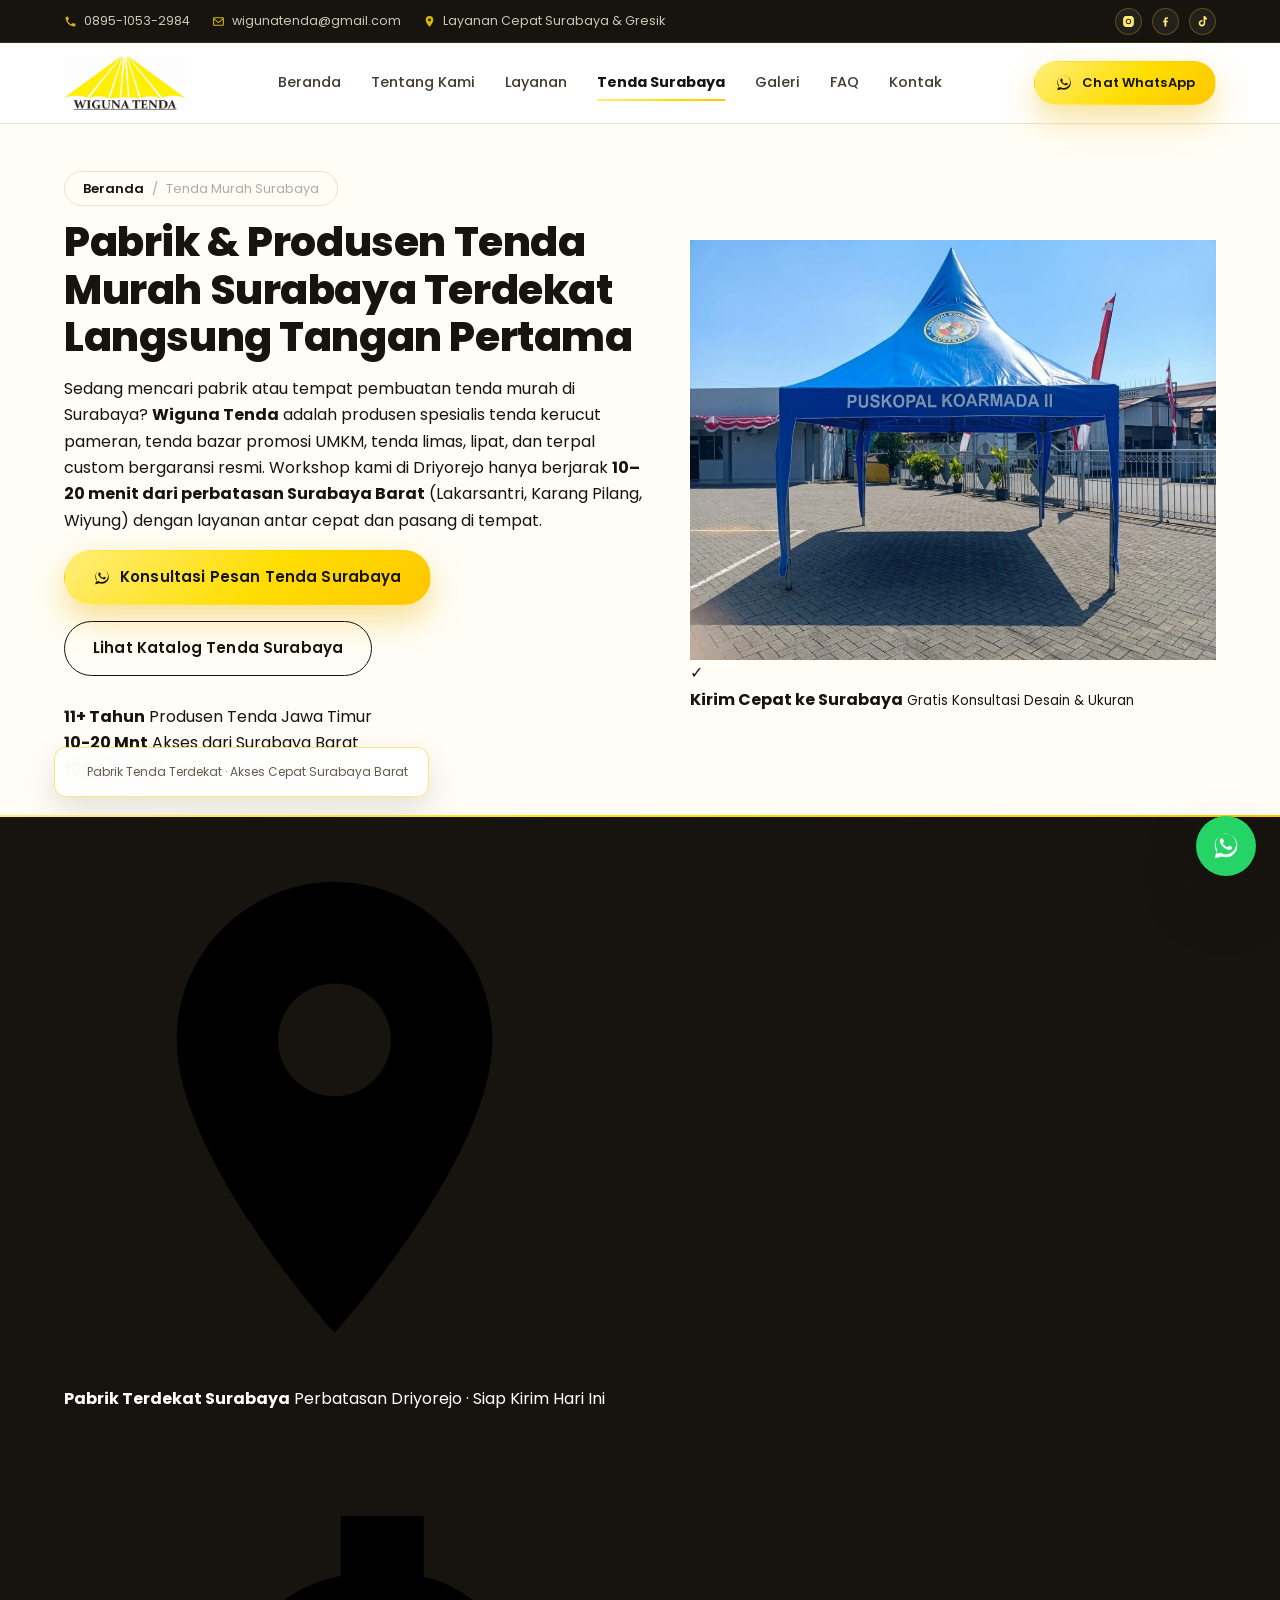
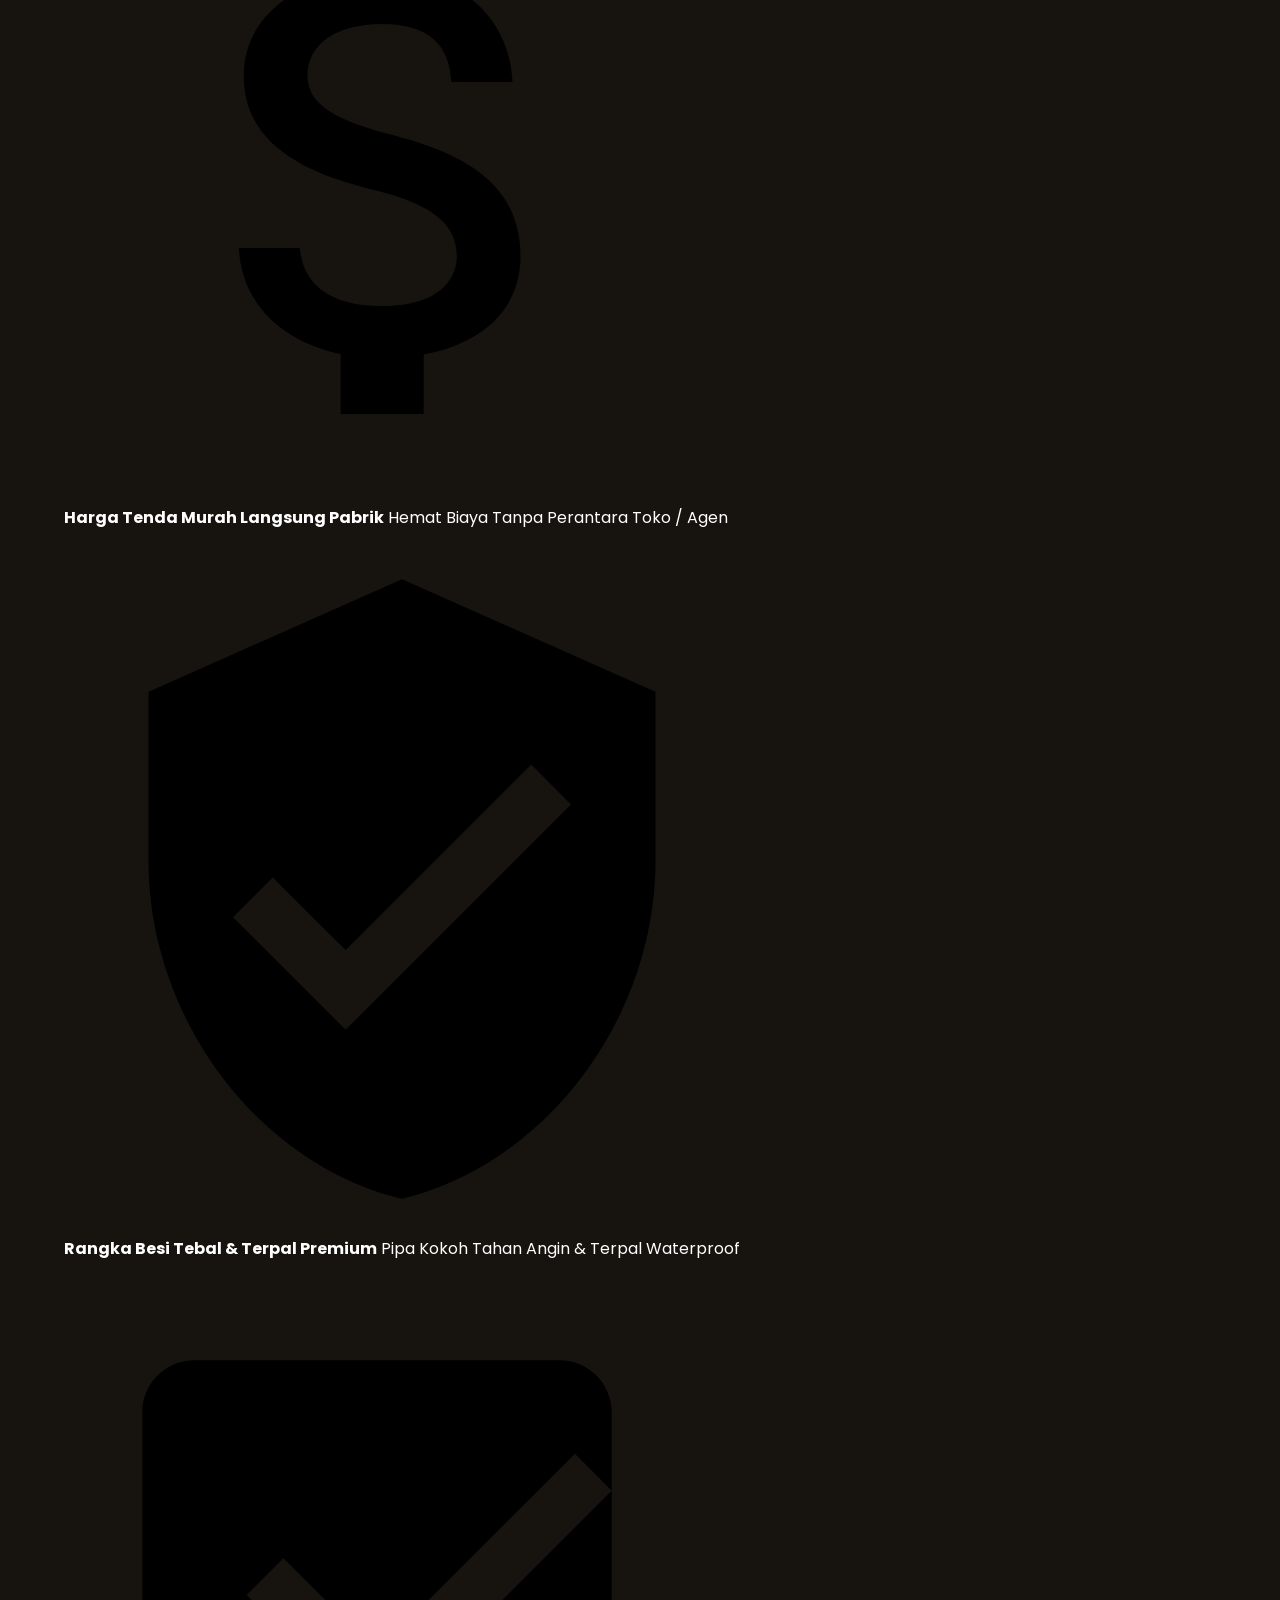
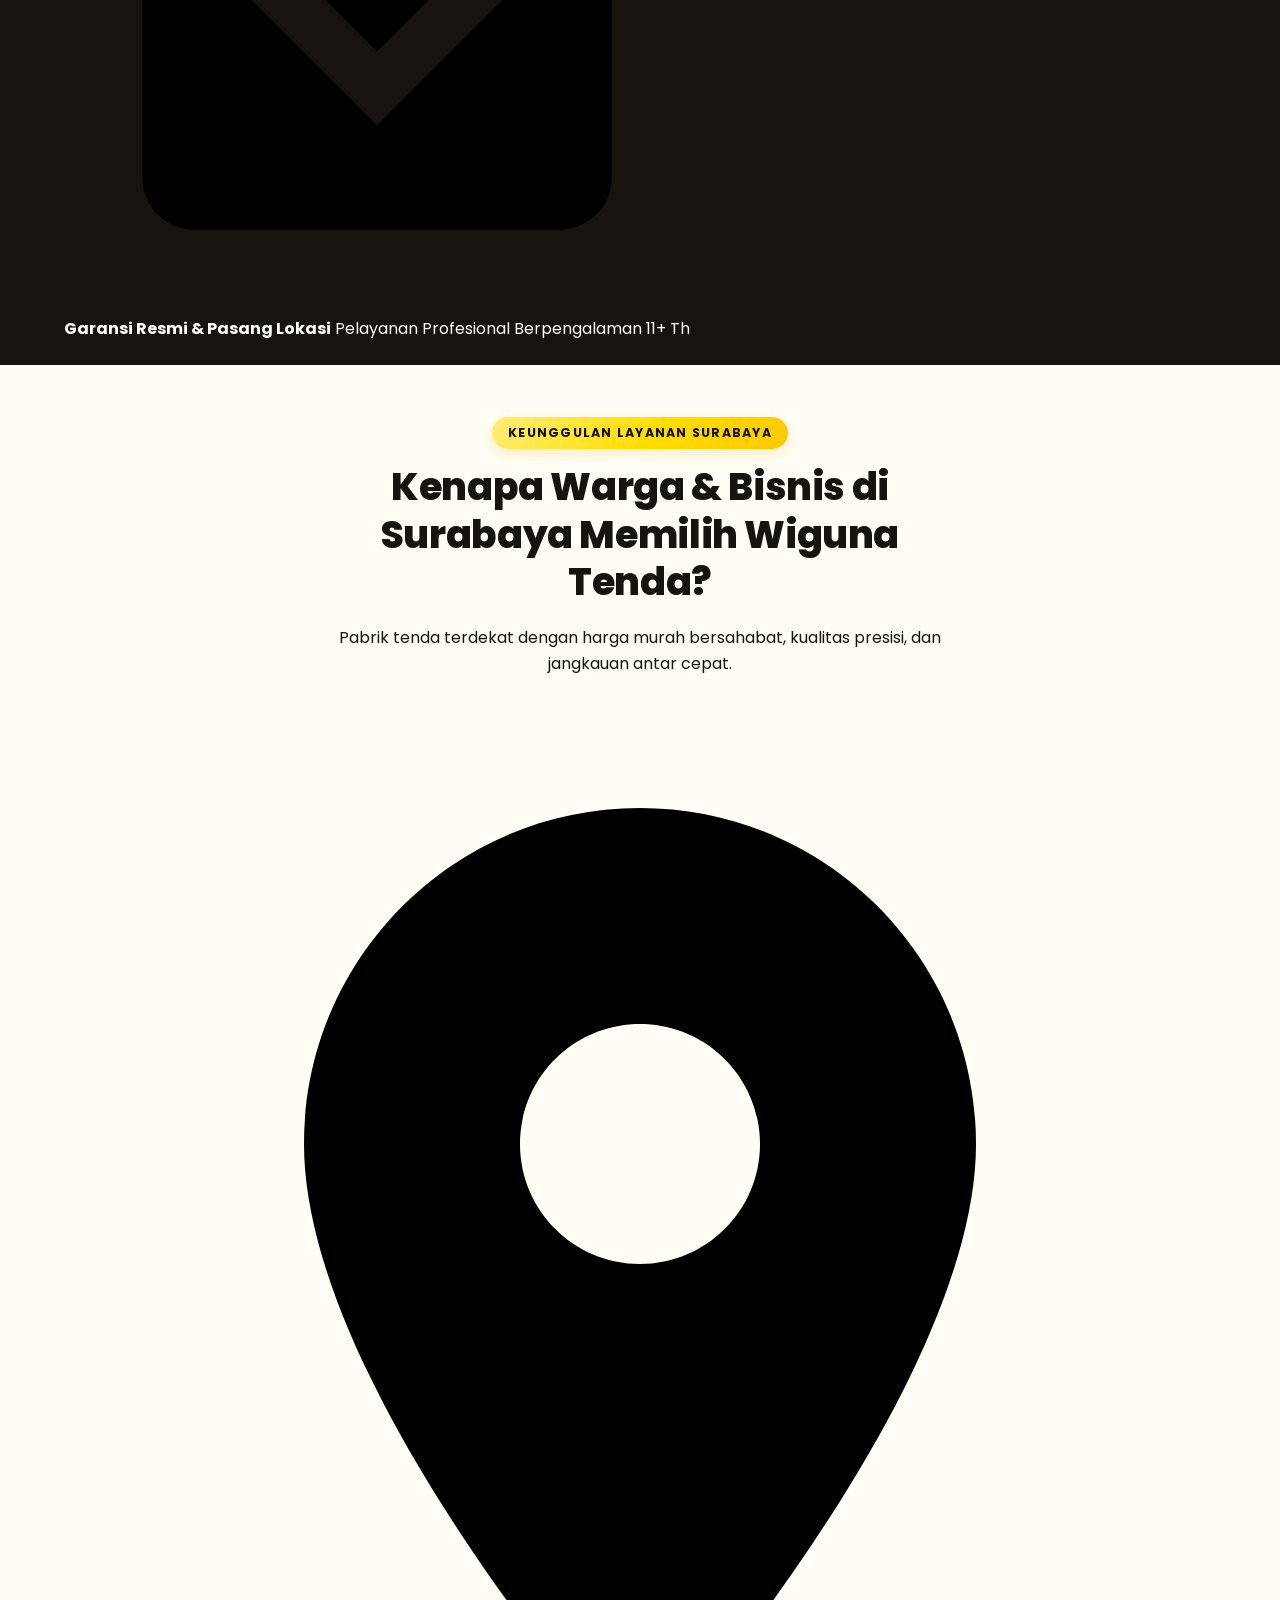
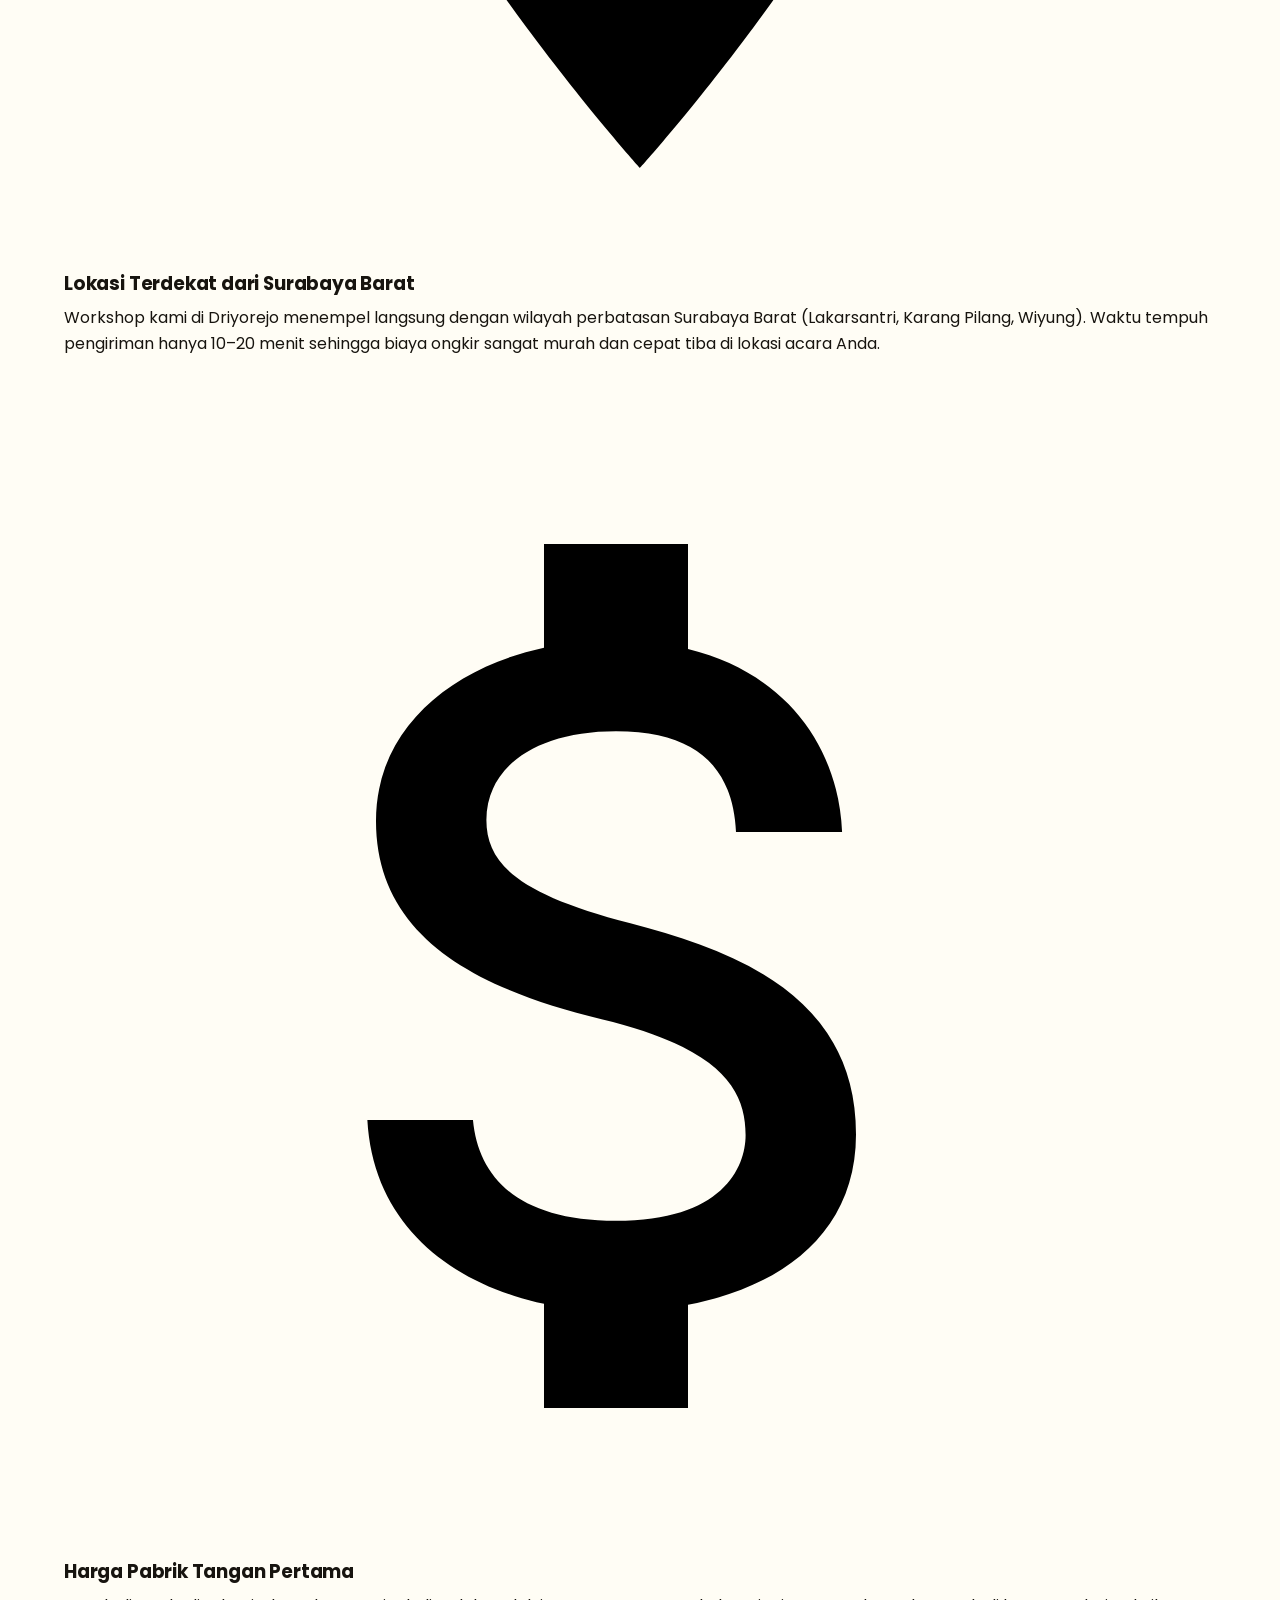
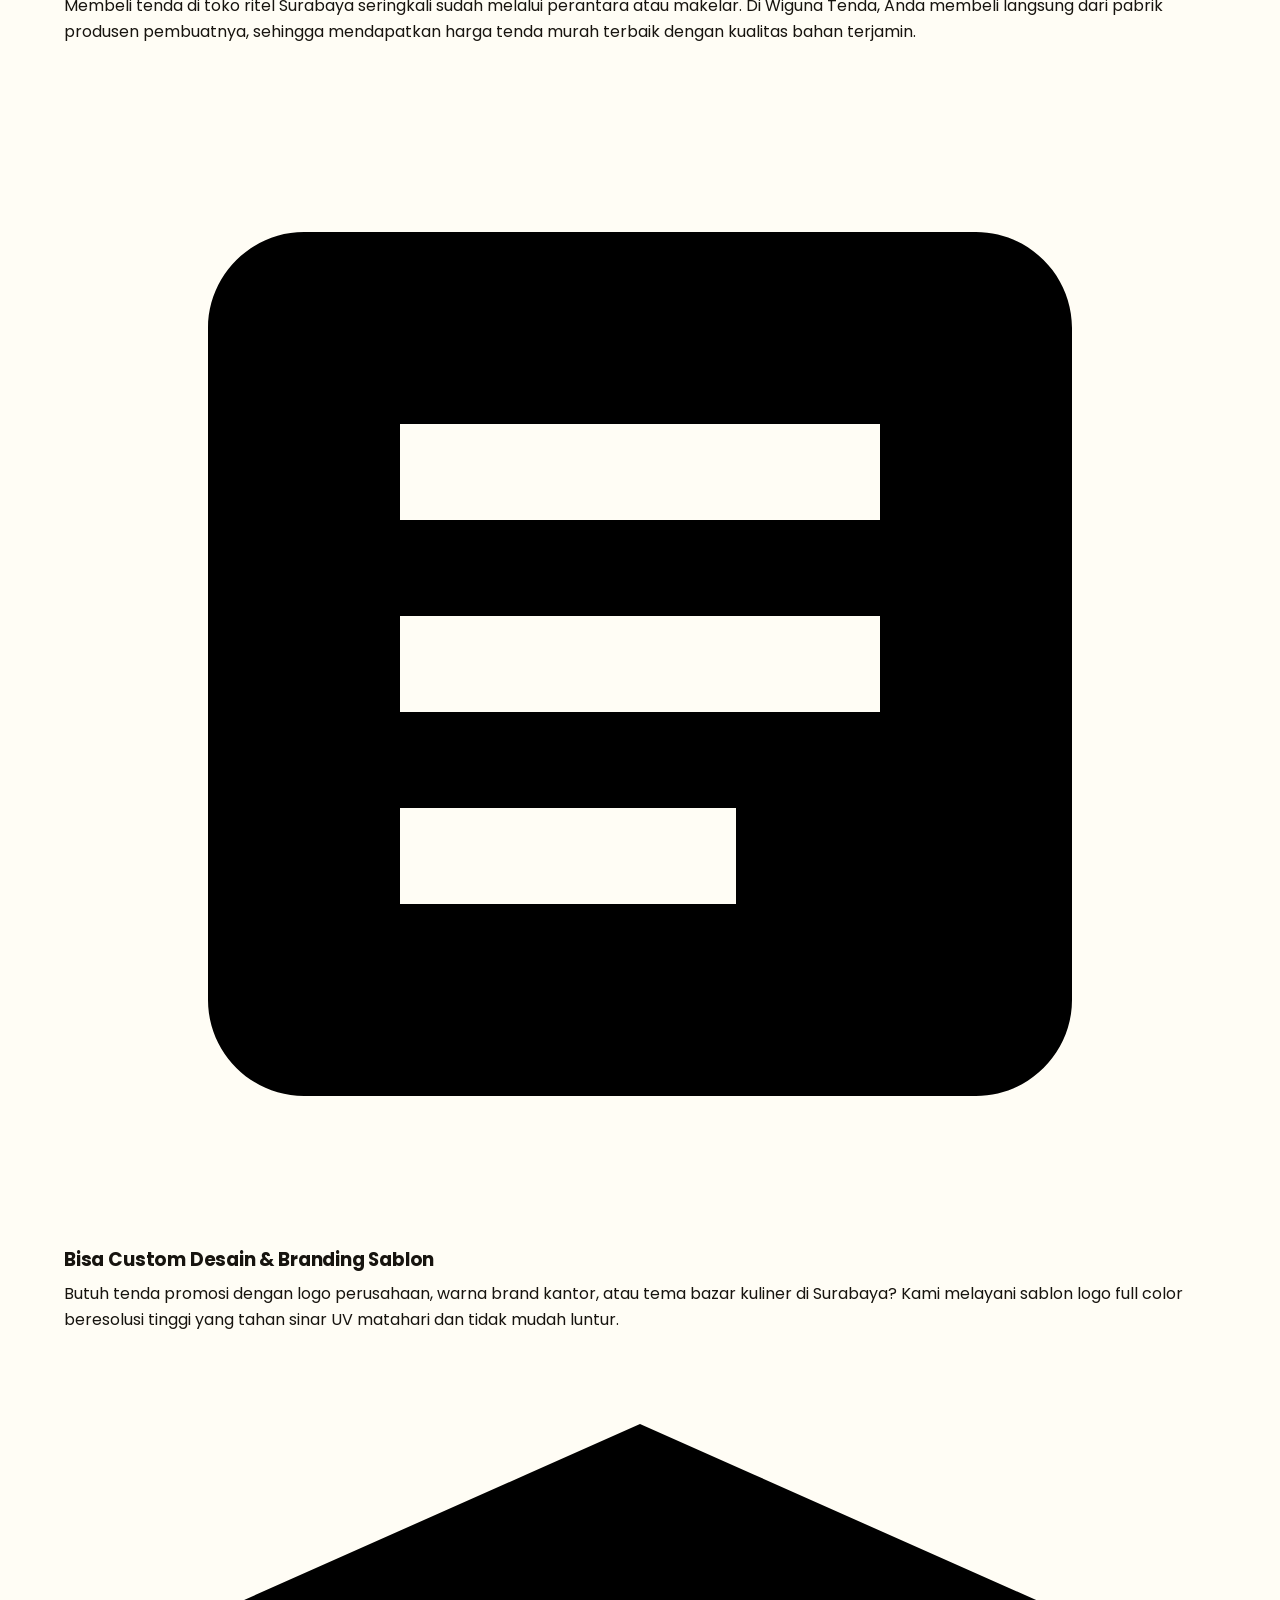
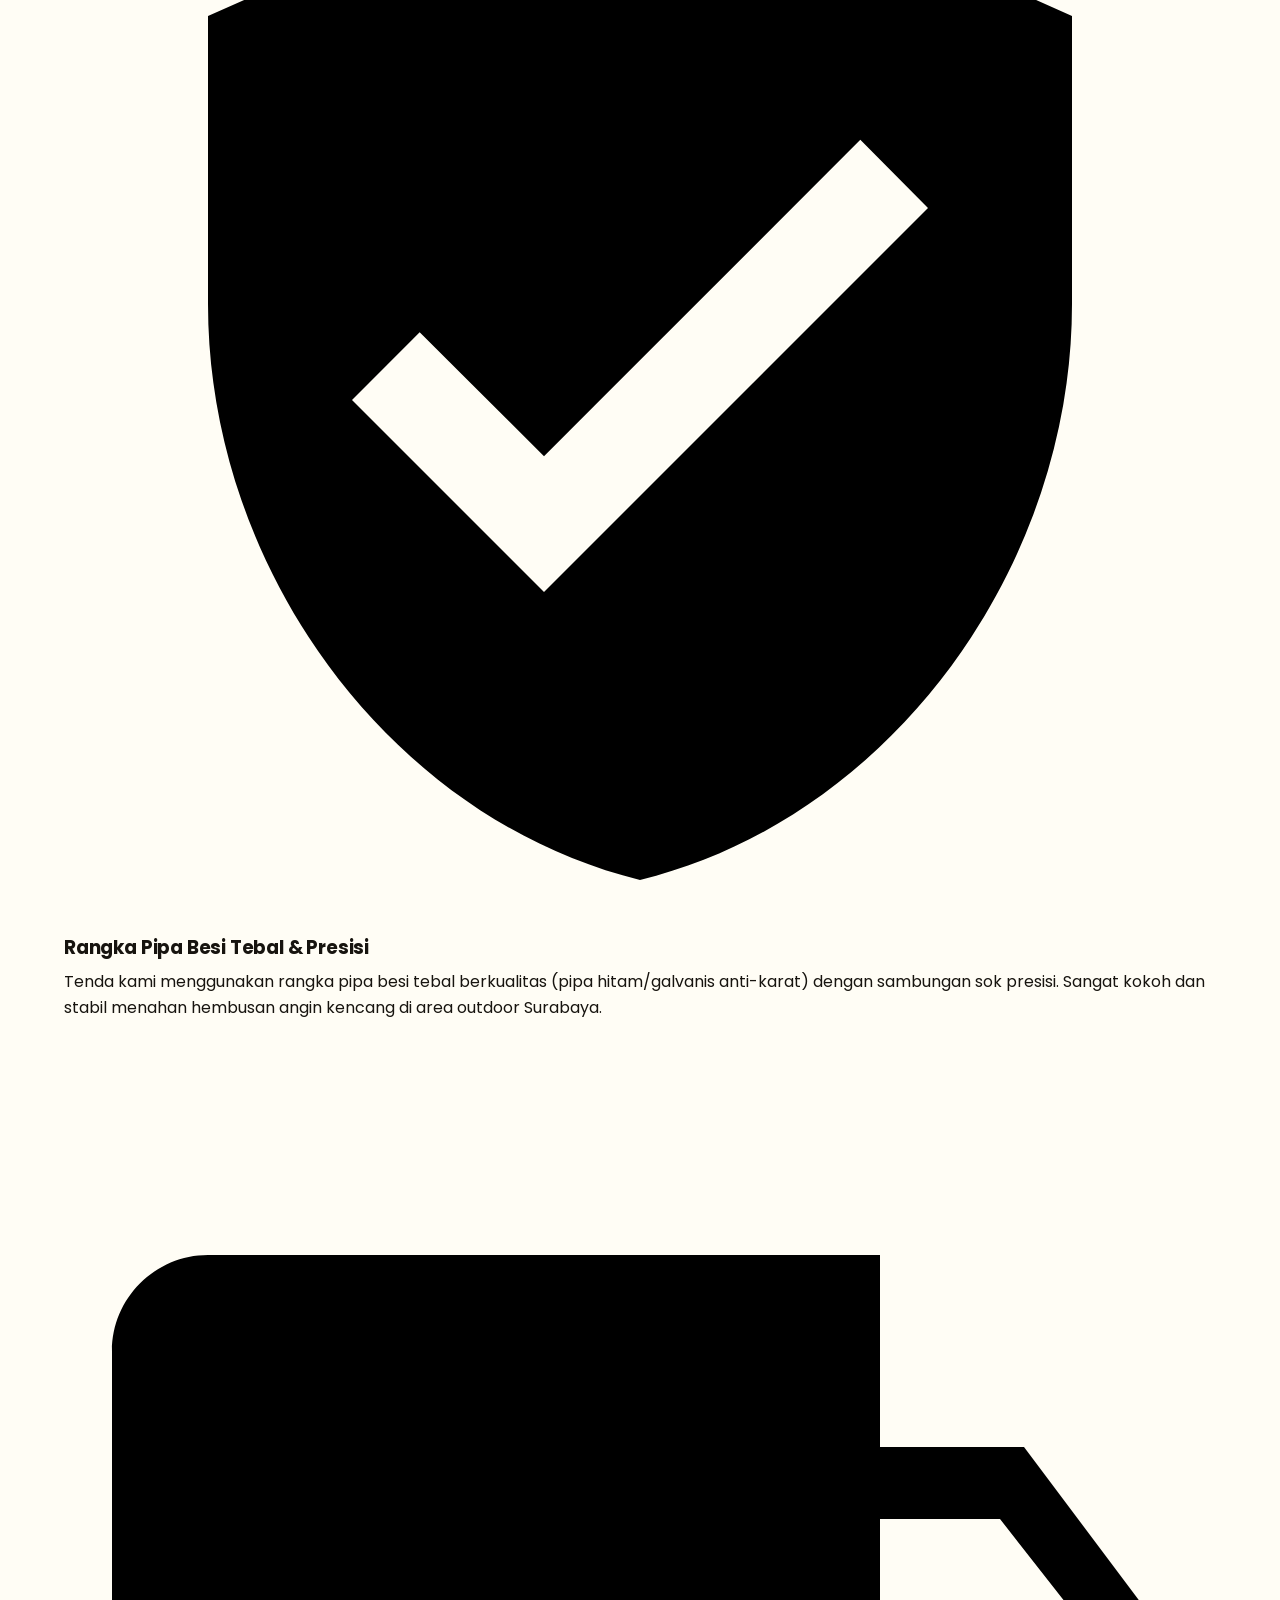
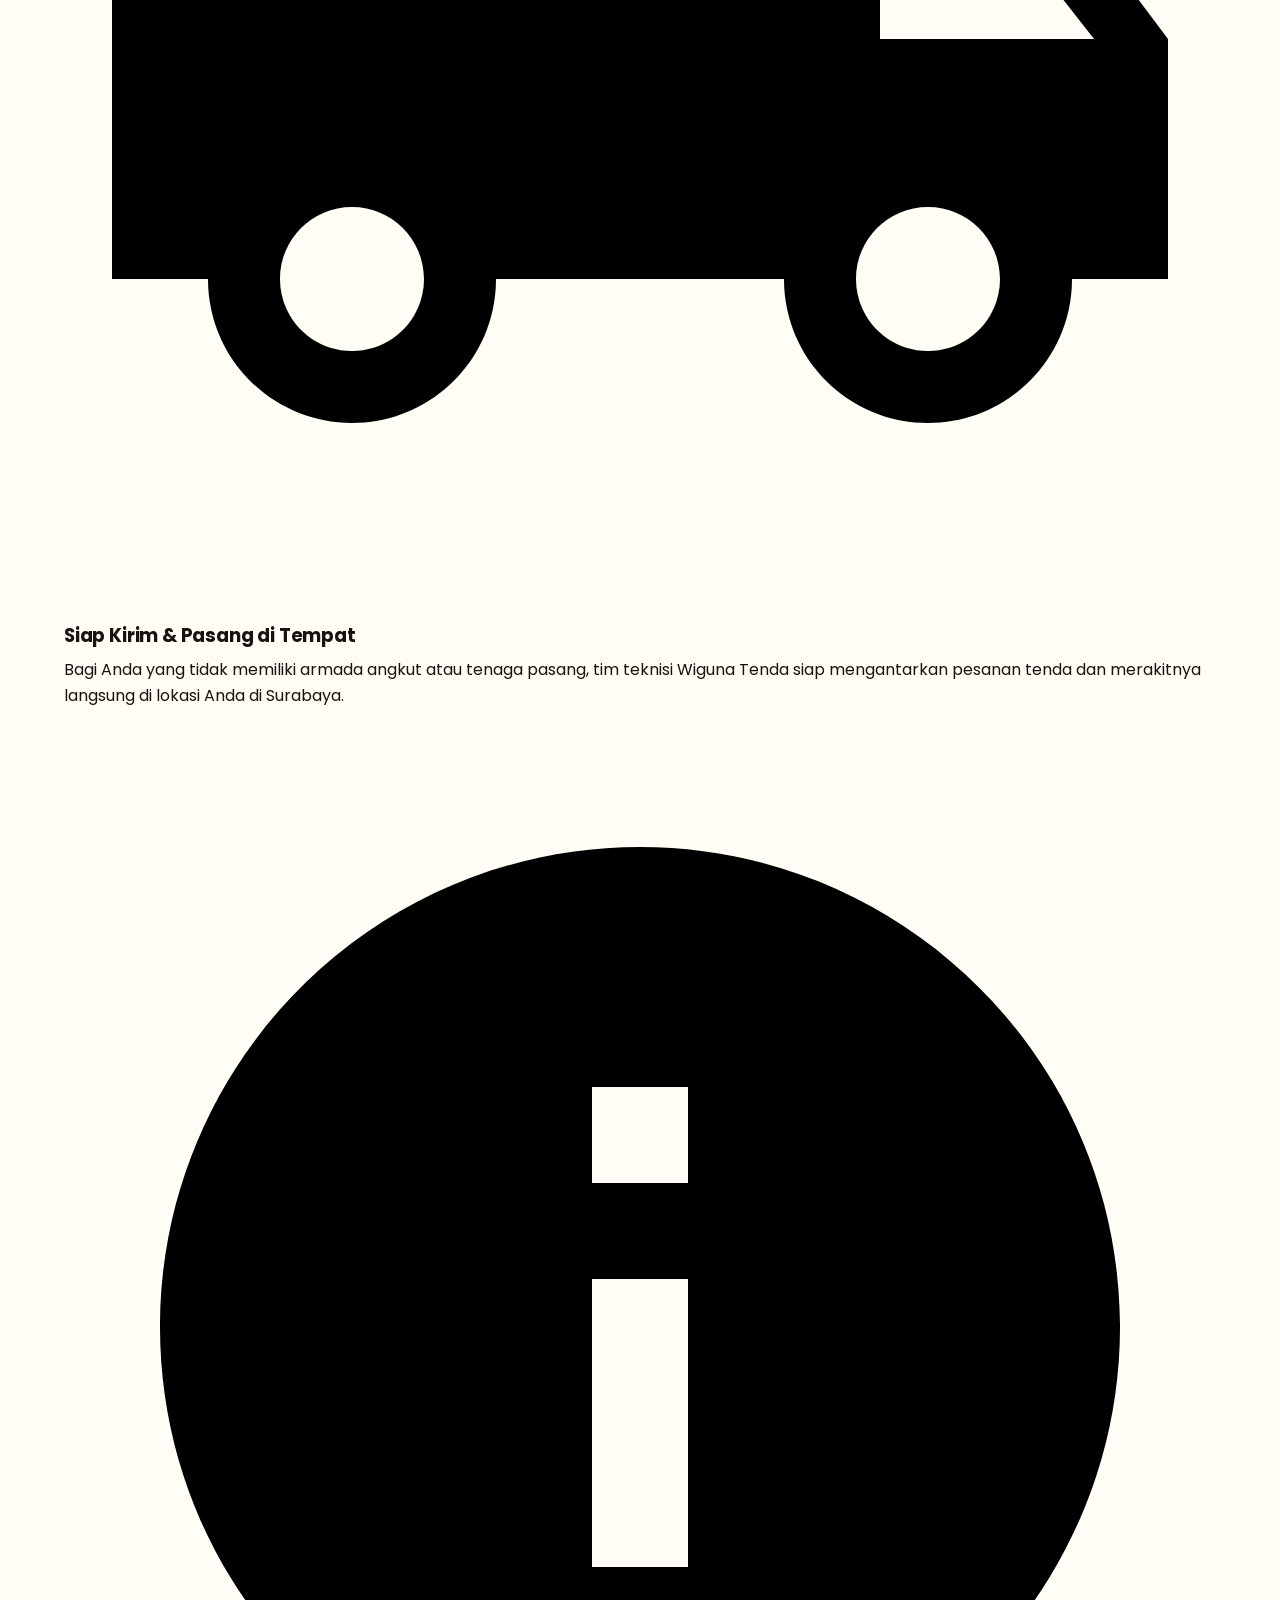
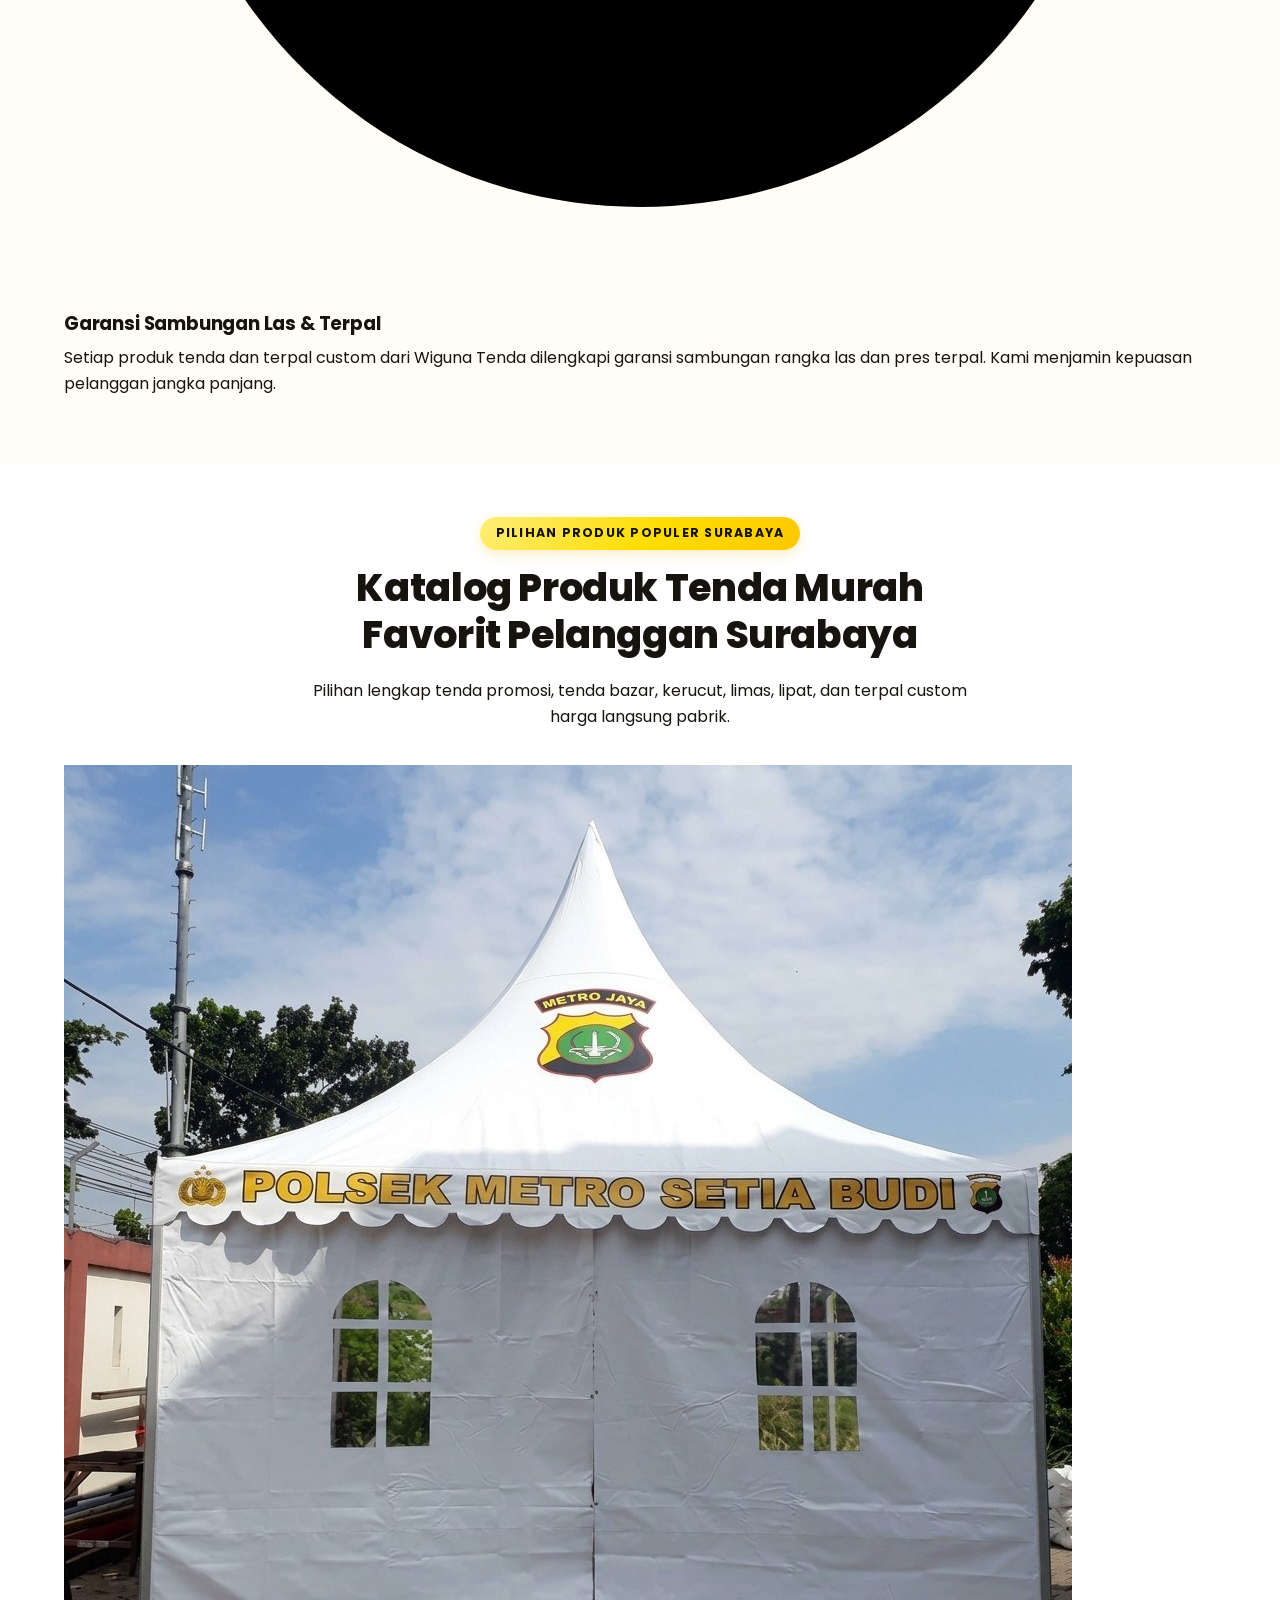
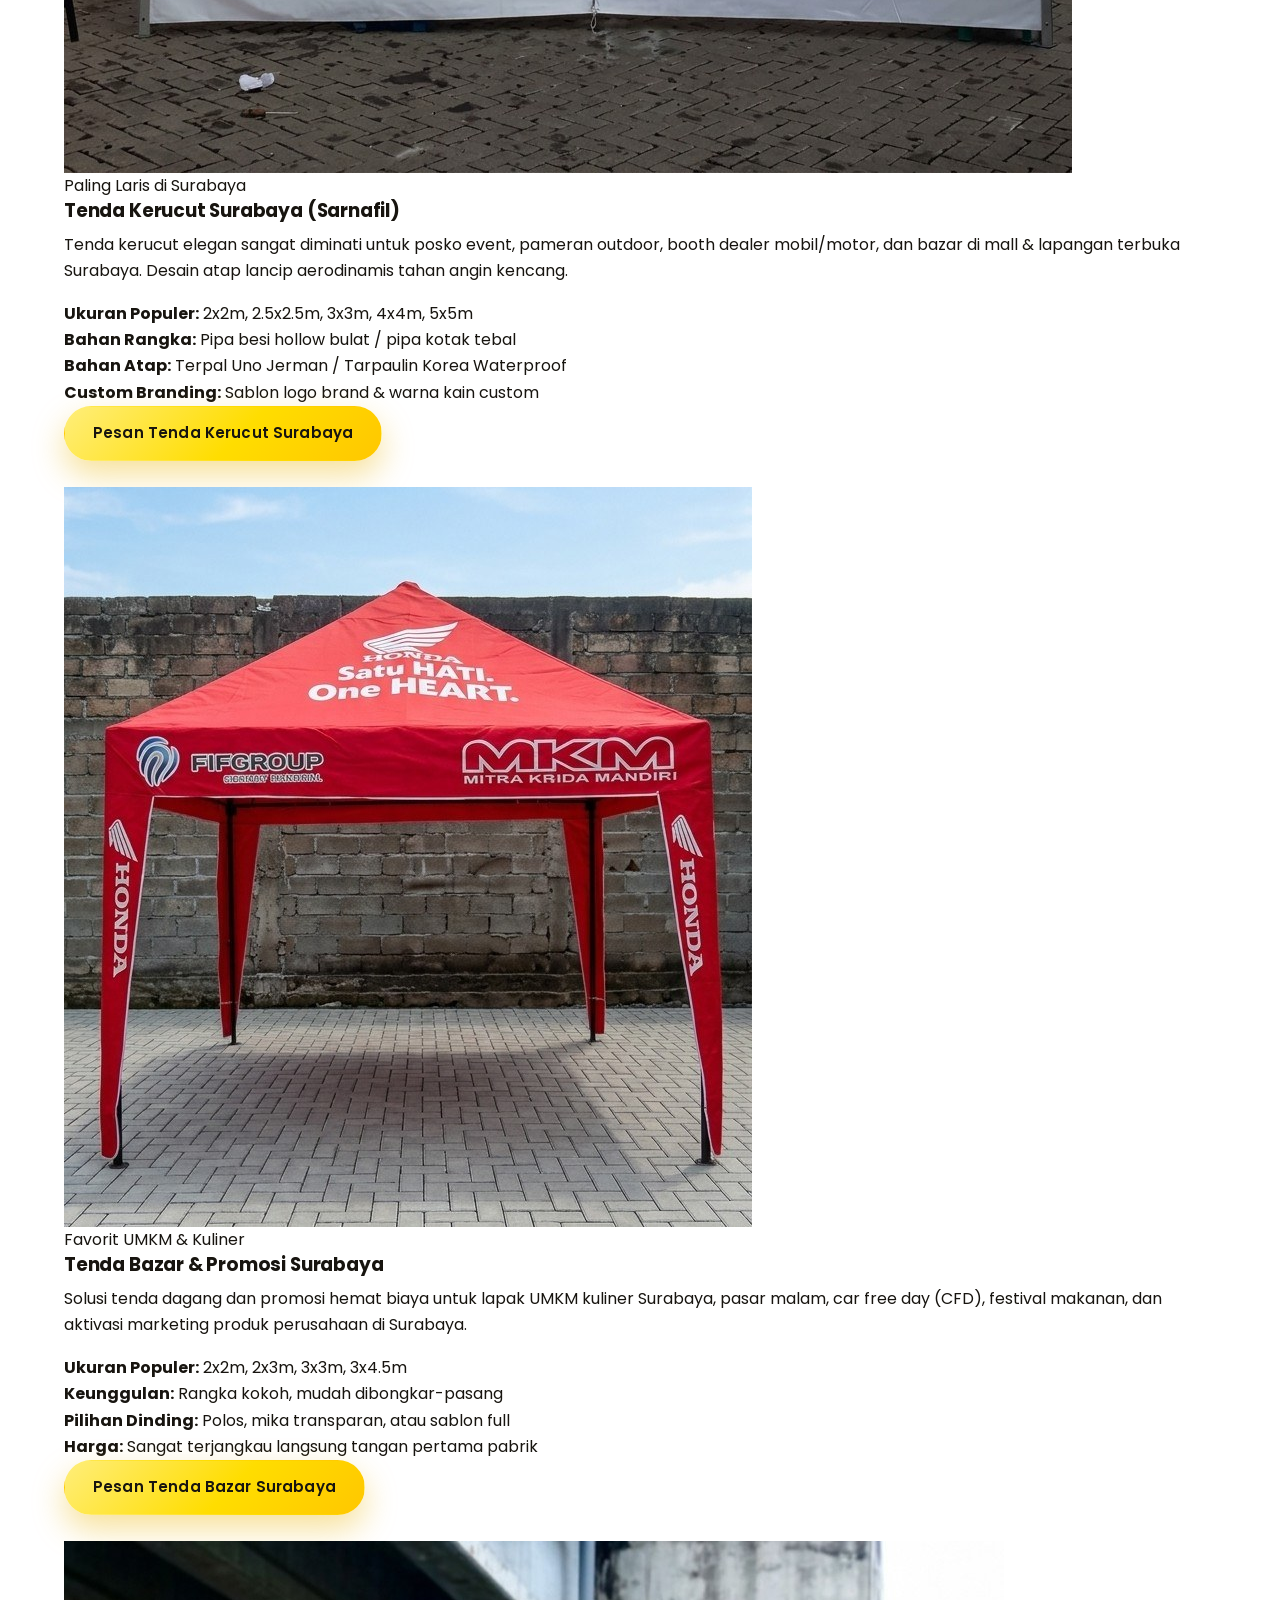
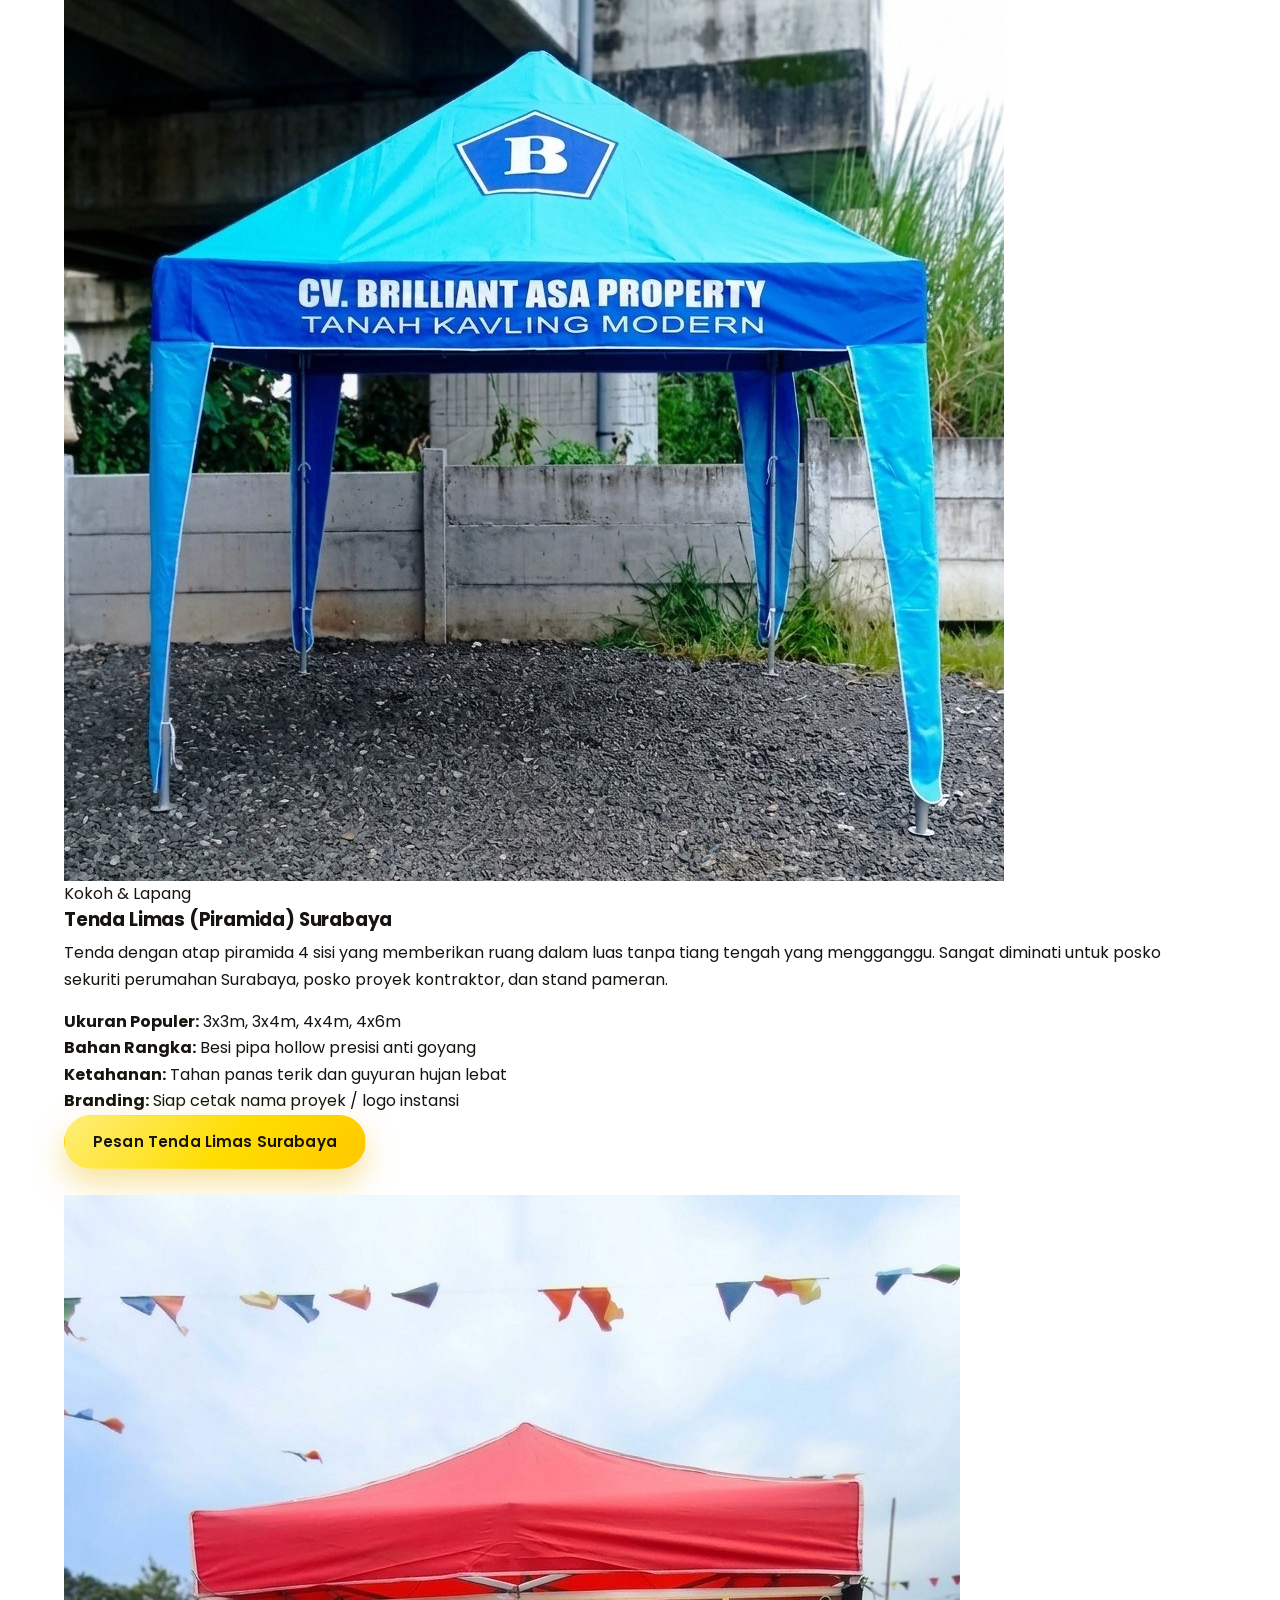
<file: tenda-murah-surabaya.html>
<!DOCTYPE html>
<html lang="id">
<head>
<meta charset="UTF-8">
<meta name="viewport" content="width=device-width, initial-scale=1.0">
<title>Pabrik &amp; Produsen Tenda Murah Surabaya Terdekat | Jual Tenda Kerucut Wiguna</title>
<meta name="description" content="Pabrik &amp; produsen tenda murah Surabaya terdekat langsung produsen tangan pertama. Melayani pesanan tenda kerucut, bazar promosi, limas, lipat &amp; terpal custom kirim cepat ke seluruh Surabaya.">
<meta name="keywords" content="tenda murah surabaya, pabrik tenda surabaya, jual tenda kerucut surabaya, tenda promosi surabaya, tenda bazar surabaya murah, tenda lipat surabaya, produsen tenda surabaya barat, tempat pembuatan tenda terdekat surabaya, wiguna tenda">
<meta name="robots" content="index, follow">
<link rel="canonical" href="https://tendamurahgresik.com/tenda-murah-surabaya.html">

<!-- Geo-Targeting Local SEO Surabaya -->
<meta name="geo.region" content="ID-JI">
<meta name="geo.placename" content="Surabaya">
<meta name="geo.position" content="-7.3167;112.7167">
<meta name="ICBM" content="-7.3167, 112.7167">

<!-- Open Graph -->
<meta property="og:title" content="Pabrik &amp; Produsen Tenda Murah Surabaya Terdekat | Wiguna Tenda">
<meta property="og:description" content="Pabrik pembuatan dan produsen tenda murah Surabaya. Melayani pesanan tenda kerucut, bazar promosi, tenda limas, tenda lipat bergaransi resmi kirim cepat ke Surabaya.">
<meta property="og:type" content="website">
<meta property="og:url" content="https://tendamurahgresik.com/tenda-murah-surabaya.html">
<meta property="og:image" content="https://tendamurahgresik.com/assets/img/logo.jpeg">
<meta property="og:site_name" content="Wiguna Tenda">
<meta property="og:locale" content="id_ID">

<!-- Twitter Card -->
<meta name="twitter:card" content="summary_large_image">
<meta name="twitter:title" content="Pabrik &amp; Produsen Tenda Murah Surabaya Terdekat | Wiguna Tenda">
<meta name="twitter:description" content="Pabrik pembuatan dan produsen tenda murah Surabaya. Melayani pesanan tenda kerucut, bazar promosi, tenda limas, tenda lipat bergaransi resmi kirim cepat ke Surabaya.">
<meta name="twitter:image" content="https://tendamurahgresik.com/assets/img/logo.jpeg">

<link rel="icon" href="assets/img/favicon.png" type="image/png">
<link rel="apple-touch-icon" href="assets/img/favicon.png">
<link rel="preconnect" href="https://fonts.googleapis.com">
<link rel="preconnect" href="https://fonts.gstatic.com" crossorigin>
<link href="https://fonts.googleapis.com/css2?family=Poppins:wght@400;500;600;700;800&display=swap" rel="stylesheet">
<link rel="stylesheet" href="assets/css/style.css">

<!-- Structured data untuk Google (LocalBusiness, Breadcrumbs & FAQPage) -->
<script type="application/ld+json">
{
  "@context": "https://schema.org",
  "@graph": [
    {
      "@type": "LocalBusiness",
      "@id": "https://tendamurahgresik.com/tenda-murah-surabaya.html#localbusiness",
      "name": "Wiguna Tenda - Pabrik & Produsen Tenda Murah Surabaya",
      "alternateName": ["Tenda Murah Surabaya", "Pabrik Tenda Kerucut Surabaya Terdekat", "Produsen Tenda Murah Surabaya Barat", "Wiguna Tenda Surabaya"],
      "description": "Pabrik dan produsen tenda murah Surabaya terdekat berpengalaman 11+ tahun melayani pembuatan dan penjualan aneka jenis tenda kerucut, tenda bazar promosi, tenda limas, tenda lipat, kanopi kain dan terpal custom langsung tangan pertama bergaransi.",
      "image": "https://tendamurahgresik.com/assets/img/logo.jpeg",
      "url": "https://tendamurahgresik.com/tenda-murah-surabaya.html",
      "telephone": "+6289510532984",
      "email": "wigunatenda@gmail.com",
      "priceRange": "$$",
      "hasMap": "https://maps.app.goo.gl/rk2h2NR67kL8tHrf9",
      "address": {
        "@type": "PostalAddress",
        "streetAddress": "Dsn Karangasem DS karangandong Rt 03 RW 04",
        "addressLocality": "Driyorejo, Gresik (Akses Cepat Surabaya Barat)",
        "addressRegion": "Jawa Timur",
        "postalCode": "61177",
        "addressCountry": "ID"
      },
      "geo": {
        "@type": "GeoCoordinates",
        "latitude": -7.352661,
        "longitude": 112.576803
      },
      "areaServed": [
        { "@type": "City", "name": "Surabaya" },
        { "@type": "AdministrativeArea", "name": "Surabaya Barat" },
        { "@type": "AdministrativeArea", "name": "Surabaya Selatan" },
        { "@type": "AdministrativeArea", "name": "Surabaya Pusat" },
        { "@type": "AdministrativeArea", "name": "Surabaya Timur" },
        { "@type": "AdministrativeArea", "name": "Surabaya Utara" },
        { "@type": "AdministrativeArea", "name": "Lakarsantri" },
        { "@type": "AdministrativeArea", "name": "Karang Pilang" },
        { "@type": "AdministrativeArea", "name": "Wiyung" },
        { "@type": "AdministrativeArea", "name": "Sambikerep" },
        { "@type": "AdministrativeArea", "name": "Gubeng" },
        { "@type": "AdministrativeArea", "name": "Rungkut" },
        { "@type": "AdministrativeArea", "name": "Gresik" },
        { "@type": "AdministrativeArea", "name": "Sidoarjo" }
      ],
      "openingHours": "Mo-Sa 08:00-17:00"
    },
    {
      "@type": "BreadcrumbList",
      "@id": "https://tendamurahgresik.com/tenda-murah-surabaya.html#breadcrumb",
      "itemListElement": [
        {
          "@type": "ListItem",
          "position": 1,
          "name": "Beranda",
          "item": "https://tendamurahgresik.com/"
        },
        {
          "@type": "ListItem",
          "position": 2,
          "name": "Tenda Murah Surabaya",
          "item": "https://tendamurahgresik.com/tenda-murah-surabaya.html"
        }
      ]
    },
    {
      "@type": "FAQPage",
      "@id": "https://tendamurahgresik.com/tenda-murah-surabaya.html#faq",
      "mainEntity": [
        {
          "@type": "Question",
          "name": "Apakah Wiguna Tenda melayani pengiriman dan pemasangan tenda murah ke seluruh wilayah Surabaya?",
          "acceptedAnswer": {
            "@type": "Answer",
            "text": "Ya, kami melayani pengiriman cepat dan pemasangan langsung di tempat untuk seluruh wilayah Kota Surabaya, meliputi Surabaya Barat (Lakarsantri, Wiyung, Sambikerep, Tandes), Surabaya Selatan (Karang Pilang, Wonokromo, Jambangan), Surabaya Pusat, Timur, dan Utara. Workshop kami berlokasi di perbatasan Driyorejo hanya berjarak 10-20 menit dari Surabaya Barat."
          }
        },
        {
          "@type": "Question",
          "name": "Apakah harga tenda untuk pelanggan di Surabaya tetap mendapatkan harga murah langsung pabrik?",
          "acceptedAnswer": {
            "@type": "Answer",
            "text": "Tentu saja. Anda mendapatkan harga tangan pertama langsung dari pabrik produsen tanpa perantara atau markup toko distributor. Kami memberikan jaminan harga tenda murah terbaik dengan material rangka pipa besi tebal dan terpal berkualitas tinggi."
          }
        },
        {
          "@type": "Question",
          "name": "Bisa cetak logo dan sablon branding untuk tenda promosi atau bazar UMKM di Surabaya?",
          "acceptedAnswer": {
            "@type": "Answer",
            "text": "Bisa. Kami melayani pembuatan tenda promosi, tenda kerucut, dan tenda limas lengkap dengan sablon logo tajam beresolusi tinggi, tahan cuaca panas dan hujan, sangat cocok untuk branding perusahaan, dealer, perumahan, instansi pemerintah, dan bazar UMKM kuliner di Surabaya."
          }
        },
        {
          "@type": "Question",
          "name": "Bagaimana cara memesan tenda murah Surabaya dari Wiguna Tenda?",
          "acceptedAnswer": {
            "@type": "Answer",
            "text": "Caranya sangat mudah. Anda cukup menghubungi tim sales & teknis kami via WhatsApp di 0895-1053-2984 (Rendra) atau 0895-3512-87502 (Sherly). Kami siap memberikan konsultasi desain gratis, rekomendasi ukuran, dan penawaran harga resmi."
          }
        }
      ]
    }
  ]
}
</script>
<!-- Google tag (gtag.js) -->
<script async src="https://www.googletagmanager.com/gtag/js?id=AW-18467361986"></script>
<script>
  window.dataLayer = window.dataLayer || [];
  function gtag(){dataLayer.push(arguments);}
  gtag('js', new Date());

  gtag('config', 'AW-18467361986');
  gtag('config', 'G-DR6KC2P479');
</script>
</head>
<body>

<!-- ===== TOP BAR ===== -->
<div class="topbar">
  <div class="container topbar__inner">
    <div class="topbar__contact">
      <a href="#" id="topbarPhoneLink" class="topbar__item">
        <svg viewBox="0 0 24 24" class="icon"><path d="M6.6 10.8c1.4 2.8 3.8 5.1 6.6 6.6l2.2-2.2c.3-.3.7-.4 1-.2 1.1.4 2.3.6 3.6.6.6 0 1 .4 1 1V20c0 .6-.4 1-1 1C10.5 21 3 13.5 3 4c0-.6.4-1 1-1h3.2c.6 0 1 .4 1 1 0 1.3.2 2.5.6 3.6.1.4 0 .8-.2 1L6.6 10.8z"/></svg>
        <span data-config="phoneDisplay">0895-1053-2984</span>
      </a>
      <a href="#" id="topbarEmailLink" class="topbar__item topbar__item--hide-sm">
        <svg viewBox="0 0 24 24" class="icon"><path d="M4 4h16a2 2 0 0 1 2 2v12a2 2 0 0 1-2 2H4a2 2 0 0 1-2-2V6a2 2 0 0 1 2-2zm0 2v.01L12 13l8-6.99V6H4zm16 2.24-7.39 6.46a1 1 0 0 1-1.22 0L4 8.24V18h16V8.24z"/></svg>
        <span data-config="email">wigunatenda@gmail.com</span>
      </a>
      <span class="topbar__item topbar__item--hide-sm">
        <svg viewBox="0 0 24 24" class="icon"><path d="M12 2a7 7 0 0 0-7 7c0 5.25 7 13 7 13s7-7.75 7-13a7 7 0 0 0-7-7zm0 9.5A2.5 2.5 0 1 1 12 6.5a2.5 2.5 0 0 1 0 5z"/></svg>
        <span>Layanan Cepat Surabaya &amp; Gresik</span>
      </span>
    </div>
    <div class="topbar__social">
      <a href="#" aria-label="Instagram Wiguna Tenda" class="social-link"><svg viewBox="0 0 24 24" class="icon"><path d="M12 2c2.7 0 3.05.01 4.12.06 1.07.05 1.79.22 2.43.47.66.26 1.22.6 1.77 1.15.55.55.89 1.11 1.15 1.77.25.64.42 1.36.47 2.43.05 1.07.06 1.42.06 4.12s-.01 3.05-.06 4.12c-.05 1.07-.22 1.79-.47 2.43a4.9 4.9 0 0 1-1.15 1.77 4.9 4.9 0 0 1-1.77 1.15c-.64.25-1.36.42-2.43.47-1.07.05-1.42.06-4.12.06s-3.05-.01-4.12-.06c-1.07-.05-1.79-.22-2.43-.47a4.9 4.9 0 0 1-1.77-1.15 4.9 4.9 0 0 1-1.15-1.77c-.25-.64-.42-1.36-.47-2.43C2.01 15.05 2 14.7 2 12s.01-3.05.06-4.12c.05-1.07.22-1.79.47-2.43.26-.66.6-1.22 1.15-1.77A4.9 4.9 0 0 1 5.45 2.53c.64-.25 1.36-.42 2.43-.47C8.95 2.01 9.3 2 12 2zm0 5a5 5 0 1 0 0 10 5 5 0 0 0 0-10zm0 8.2a3.2 3.2 0 1 1 0-6.4 3.2 3.2 0 0 1 0 6.4zm5.2-8.4a1.17 1.17 0 1 1-2.34 0 1.17 1.17 0 0 1 2.34 0z"/></svg></a>
      <a href="#" aria-label="Facebook Wiguna Tenda" class="social-link"><svg viewBox="0 0 24 24" class="icon"><path d="M13.5 21v-7.5h2.5l.4-3H13.5V8.4c0-.87.24-1.46 1.5-1.46H16.5V4.35C16.2 4.31 15.19 4.22 14 4.22c-2.4 0-4 1.47-4 4.16V10.5H7.5v3H10V21h3.5z"/></svg></a>
      <a href="#" aria-label="TikTok Wiguna Tenda" class="social-link"><svg viewBox="0 0 24 24" class="icon"><path d="M14 2h3.1c.2 1.7 1.4 3.1 3.1 3.4V8.6c-1.2 0-2.3-.3-3.2-1V15c0 3.3-2.7 6-6 6s-6-2.7-6-6 2.7-6 6-6c.4 0 .7 0 1 .1V12c-.3-.1-.6-.2-1-.2-1.7 0-3 1.3-3 3s1.3 3 3 3 3-1.3 3-3V2z"/></svg></a>
    </div>
  </div>
</div>

<!-- ===== NAVBAR ===== -->
<header class="navbar" id="navbar">
  <div class="container navbar__inner">
    <a href="index.html" class="navbar__brand">
      <img src="assets/img/logo.jpeg" alt="Logo Pabrik Tenda Murah Surabaya - Wiguna Tenda" class="navbar__logo">
    </a>

    <nav class="navbar__nav" id="navMenu">
      <a href="index.html" class="nav-link">Beranda</a>
      <a href="index.html#tentang" class="nav-link">Tentang Kami</a>
      <a href="layanan.html" class="nav-link">Layanan</a>
      <a href="tenda-murah-surabaya.html" class="nav-link is-active">Tenda Surabaya</a>
      <a href="galeri.html" class="nav-link">Galeri</a>
      <a href="#faq" class="nav-link">FAQ</a>
      <a href="index.html#kontak" class="nav-link">Kontak</a>
    </nav>

    <a href="#" class="btn btn--primary btn--sm navbar__cta js-wa-link" data-wa-message="Halo Wiguna Tenda, saya ingin bertanya info pemesanan tenda murah untuk wilayah Surabaya:&#10;&#10;https://tendamurahgresik.com/tenda-murah-surabaya.html">
      <svg viewBox="0 0 32 32" class="icon"><path d="M16.02 3C9.4 3 4 8.4 4 15.02c0 2.5.66 4.83 1.8 6.86L4 29l7.32-1.9a12.9 12.9 0 0 0 4.7.88h.01c6.62 0 12.02-5.4 12.02-12.02C28.05 8.4 22.65 3 16.02 3zm0 21.94h-.01a10.9 10.9 0 0 1-5.56-1.53l-.4-.24-4.34 1.13 1.16-4.24-.26-.43a10.9 10.9 0 0 1-1.68-5.8c0-6.03 4.9-10.93 10.94-10.93 2.92 0 5.66 1.14 7.73 3.2a10.85 10.85 0 0 1 3.2 7.74c0 6.03-4.9 10.93-10.93 10.93zm5.98-8.18c-.33-.16-1.93-.95-2.23-1.06-.3-.11-.52-.16-.73.16-.22.33-.85 1.06-1.04 1.27-.19.22-.38.24-.71.08-.33-.16-1.4-.52-2.66-1.65-.98-.87-1.64-1.95-1.83-2.28-.19-.33-.02-.5.14-.67.15-.15.33-.38.5-.57.16-.19.22-.33.33-.55.11-.22.05-.41-.03-.57-.08-.16-.73-1.77-1-2.42-.26-.63-.53-.55-.73-.56h-.62c-.22 0-.57.08-.86.41-.3.33-1.13 1.1-1.13 2.7 0 1.6 1.16 3.14 1.32 3.36.16.22 2.29 3.5 5.54 4.9.77.34 1.38.54 1.85.68.78.25 1.48.21 2.04.13.62-.1 1.93-.79 2.2-1.55.27-.76.27-1.42.19-1.55-.08-.14-.3-.22-.62-.38z"/></svg>
      Chat WhatsApp
    </a>

    <button class="navbar__toggle" id="navToggle" aria-label="Buka menu" aria-expanded="false" aria-controls="navMenu">
      <span></span><span></span><span></span>
    </button>
  </div>
</header>

<main>

<!-- ===== HERO SURABAYA ===== -->
<section class="hero">
  <div class="container hero__inner">
    <div class="hero__content reveal">
      <div class="breadcrumb" style="margin-bottom: 12px;">
        <a href="index.html">Beranda</a>
        <span>/</span>
        <span>Tenda Murah Surabaya</span>
      </div>
      <div class="hero__badge">
        <span class="badge-dot"></span>
        <span>Pabrik Tenda Terdekat &middot; Akses Cepat Surabaya Barat</span>
      </div>
      <h1 class="hero__title">
        Pabrik &amp; Produsen <span class="highlight">Tenda Murah Surabaya</span> Terdekat Langsung Tangan Pertama
      </h1>
      <p class="hero__lead">
        Sedang mencari pabrik atau tempat pembuatan tenda murah di Surabaya? <strong>Wiguna Tenda</strong> adalah produsen spesialis tenda kerucut pameran, tenda bazar promosi UMKM, tenda limas, lipat, dan terpal custom bergaransi resmi. Workshop kami di Driyorejo hanya berjarak <strong>10–20 menit dari perbatasan Surabaya Barat</strong> (Lakarsantri, Karang Pilang, Wiyung) dengan layanan antar cepat dan pasang di tempat.
      </p>
      <div class="hero__actions">
        <a href="#" class="btn btn--primary js-wa-link" data-wa-message="Halo Wiguna Tenda, saya ingin konsultasi harga dan pemesanan tenda murah untuk wilayah Surabaya:&#10;&#10;https://tendamurahgresik.com/tenda-murah-surabaya.html">
          <svg viewBox="0 0 32 32" class="icon"><path d="M16.02 3C9.4 3 4 8.4 4 15.02c0 2.5.66 4.83 1.8 6.86L4 29l7.32-1.9a12.9 12.9 0 0 0 4.7.88h.01c6.62 0 12.02-5.4 12.02-12.02C28.05 8.4 22.65 3 16.02 3zm0 21.94h-.01a10.9 10.9 0 0 1-5.56-1.53l-.4-.24-4.34 1.13 1.16-4.24-.26-.43a10.9 10.9 0 0 1-1.68-5.8c0-6.03 4.9-10.93 10.94-10.93 2.92 0 5.66 1.14 7.73 3.2a10.85 10.85 0 0 1 3.2 7.74c0 6.03-4.9 10.93-10.93 10.93zm5.98-8.18c-.33-.16-1.93-.95-2.23-1.06-.3-.11-.52-.16-.73.16-.22.33-.85 1.06-1.04 1.27-.19.22-.38.24-.71.08-.33-.16-1.4-.52-2.66-1.65-.98-.87-1.64-1.95-1.83-2.28-.19-.33-.02-.5.14-.67.15-.15.33-.38.5-.57.16-.19.22-.33.33-.55.11-.22.05-.41-.03-.57-.08-.16-.73-1.77-1-2.42-.26-.63-.53-.55-.73-.56h-.62c-.22 0-.57.08-.86.41-.3.33-1.13 1.1-1.13 2.7 0 1.6 1.16 3.14 1.32 3.36.16.22 2.29 3.5 5.54 4.9.77.34 1.38.54 1.85.68.78.25 1.48.21 2.04.13.62-.1 1.93-.79 2.2-1.55.27-.76.27-1.42.19-1.55-.08-.14-.3-.22-.62-.38z"/></svg>
          Konsultasi Pesan Tenda Surabaya
        </a>
        <a href="#produk-surabaya" class="btn btn--outline">
          Lihat Katalog Tenda Surabaya
        </a>
      </div>
      <div class="hero__stat-badges">
        <div class="stat-badge">
          <strong>11+ Tahun</strong>
          <span>Produsen Tenda Jawa Timur</span>
        </div>
        <div class="stat-badge">
          <strong>10-20 Mnt</strong>
          <span>Akses dari Surabaya Barat</span>
        </div>
        <div class="stat-badge">
          <strong>100% Pabrik</strong>
          <span>Harga Tangan Pertama</span>
        </div>
      </div>
    </div>
    <div class="hero__media reveal">
      <div class="hero__image-wrapper">
        <picture>
          <source srcset="assets/img/hero-tenda.webp" type="image/webp">
          <img src="assets/img/hero-tenda.jpg" alt="Pabrik Tenda Murah Surabaya - Produksi Tenda Kerucut dan Bazar Langsung Produsen" class="hero__image" width="580" height="420" loading="eager">
        </picture>
        <div class="hero__floating-badge">
          <span class="badge-icon">&#10003;</span>
          <div>
            <strong>Kirim Cepat ke Surabaya</strong>
            <small>Gratis Konsultasi Desain &amp; Ukuran</small>
          </div>
        </div>
      </div>
    </div>
  </div>
</section>

<!-- ===== TRUST STRIP ===== -->
<section class="trust-strip">
  <div class="container trust-strip__inner">
    <div class="trust-strip__item">
      <div class="trust-strip__icon"><svg viewBox="0 0 24 24"><path d="M12 2C8.13 2 5 5.13 5 9c0 5.25 7 13 7 13s7-7.75 7-13c0-3.87-3.13-7-7-7zm0 9.5c-1.38 0-2.5-1.12-2.5-2.5s1.12-2.5 2.5-2.5 2.5 1.12 2.5 2.5-1.12 2.5-2.5 2.5z"/></svg></div>
      <div>
        <strong>Pabrik Terdekat Surabaya</strong>
        <span>Perbatasan Driyorejo &middot; Siap Kirim Hari Ini</span>
      </div>
    </div>
    <div class="trust-strip__item">
      <div class="trust-strip__icon"><svg viewBox="0 0 24 24"><path d="M11.8 10.9c-2.27-.59-3-1.2-3-2.15 0-1.09 1.01-1.85 2.7-1.85 1.78 0 2.44.85 2.5 2.1h2.21c-.07-1.72-1.12-3.3-3.21-3.81V3h-3v2.16c-1.94.42-3.5 1.68-3.5 3.61 0 2.31 1.91 3.46 4.7 4.13 2.5.6 3 1.48 3 2.41 0 .69-.49 1.79-2.7 1.79-2.06 0-2.87-.92-2.98-2.1h-2.2c.12 2.19 1.76 3.42 3.68 3.83V21h3v-2.15c1.95-.37 3.5-1.5 3.5-3.55 0-2.84-2.43-3.81-4.7-4.4z"/></svg></div>
      <div>
        <strong>Harga Tenda Murah Langsung Pabrik</strong>
        <span>Hemat Biaya Tanpa Perantara Toko / Agen</span>
      </div>
    </div>
    <div class="trust-strip__item">
      <div class="trust-strip__icon"><svg viewBox="0 0 24 24"><path d="M12 1L3 5v6c0 5.55 3.84 10.74 9 12 5.16-1.26 9-6.45 9-12V5l-9-4zm-2 16l-4-4 1.41-1.41L10 14.17l6.59-6.59L18 9l-8 8z"/></svg></div>
      <div>
        <strong>Rangka Besi Tebal &amp; Terpal Premium</strong>
        <span>Pipa Kokoh Tahan Angin &amp; Terpal Waterproof</span>
      </div>
    </div>
    <div class="trust-strip__item">
      <div class="trust-strip__icon"><svg viewBox="0 0 24 24"><path d="M19 3H5c-1.1 0-2 .9-2 2v14c0 1.1.9 2 2 2h14c1.1 0 2-.9 2-2V5c0-1.1-.9-2-2-2zm-7 14-5-5 1.41-1.41L12 14.17l7.59-7.59L21 8l-9 9z"/></svg></div>
      <div>
        <strong>Garansi Resmi &amp; Pasang Lokasi</strong>
        <span>Pelayanan Profesional Berpengalaman 11+ Th</span>
      </div>
    </div>
  </div>
</section>

<!-- ===== KENAPA PELANGGAN SURABAYA MEMILIH KAMI ===== -->
<section class="section section--alt">
  <div class="container">
    <div class="section__head reveal">
      <span class="eyebrow">Keunggulan Layanan Surabaya</span>
      <h2 class="section__title">Kenapa Warga &amp; Bisnis di Surabaya Memilih Wiguna Tenda?</h2>
      <p class="section__subtitle">Pabrik tenda terdekat dengan harga murah bersahabat, kualitas presisi, dan jangkauan antar cepat.</p>
    </div>

    <div class="grid grid--3">
      <div class="feature-card reveal">
        <div class="feature-card__icon"><svg viewBox="0 0 24 24"><path d="M12 2C8.13 2 5 5.13 5 9c0 5.25 7 13 7 13s7-7.75 7-13c0-3.87-3.13-7-7-7zm0 9.5c-1.38 0-2.5-1.12-2.5-2.5s1.12-2.5 2.5-2.5 2.5 1.12 2.5 2.5-1.12 2.5-2.5 2.5z"/></svg></div>
        <h3>Lokasi Terdekat dari Surabaya Barat</h3>
        <p>Workshop kami di Driyorejo menempel langsung dengan wilayah perbatasan Surabaya Barat (Lakarsantri, Karang Pilang, Wiyung). Waktu tempuh pengiriman hanya 10–20 menit sehingga biaya ongkir sangat murah dan cepat tiba di lokasi acara Anda.</p>
      </div>

      <div class="feature-card reveal">
        <div class="feature-card__icon"><svg viewBox="0 0 24 24"><path d="M11.8 10.9c-2.27-.59-3-1.2-3-2.15 0-1.09 1.01-1.85 2.7-1.85 1.78 0 2.44.85 2.5 2.1h2.21c-.07-1.72-1.12-3.3-3.21-3.81V3h-3v2.16c-1.94.42-3.5 1.68-3.5 3.61 0 2.31 1.91 3.46 4.7 4.13 2.5.6 3 1.48 3 2.41 0 .69-.49 1.79-2.7 1.79-2.06 0-2.87-.92-2.98-2.1h-2.2c.12 2.19 1.76 3.42 3.68 3.83V21h3v-2.15c1.95-.37 3.5-1.5 3.5-3.55 0-2.84-2.43-3.81-4.7-4.4z"/></svg></div>
        <h3>Harga Pabrik Tangan Pertama</h3>
        <p>Membeli tenda di toko ritel Surabaya seringkali sudah melalui perantara atau makelar. Di Wiguna Tenda, Anda membeli langsung dari pabrik produsen pembuatnya, sehingga mendapatkan harga tenda murah terbaik dengan kualitas bahan terjamin.</p>
      </div>

      <div class="feature-card reveal">
        <div class="feature-card__icon"><svg viewBox="0 0 24 24"><path d="M19 3H5c-1.1 0-2 .9-2 2v14c0 1.1.9 2 2 2h14c1.1 0 2-.9 2-2V5c0-1.1-.9-2-2-2zm-5 14H7v-2h7v2zm3-4H7v-2h10v2zm0-4H7V7h10v2z"/></svg></div>
        <h3>Bisa Custom Desain &amp; Branding Sablon</h3>
        <p>Butuh tenda promosi dengan logo perusahaan, warna brand kantor, atau tema bazar kuliner di Surabaya? Kami melayani sablon logo full color beresolusi tinggi yang tahan sinar UV matahari dan tidak mudah luntur.</p>
      </div>

      <div class="feature-card reveal">
        <div class="feature-card__icon"><svg viewBox="0 0 24 24"><path d="M12 1L3 5v6c0 5.55 3.84 10.74 9 12 5.16-1.26 9-6.45 9-12V5l-9-4zm-2 16l-4-4 1.41-1.41L10 14.17l6.59-6.59L18 9l-8 8z"/></svg></div>
        <h3>Rangka Pipa Besi Tebal &amp; Presisi</h3>
        <p>Tenda kami menggunakan rangka pipa besi tebal berkualitas (pipa hitam/galvanis anti-karat) dengan sambungan sok presisi. Sangat kokoh dan stabil menahan hembusan angin kencang di area outdoor Surabaya.</p>
      </div>

      <div class="feature-card reveal">
        <div class="feature-card__icon"><svg viewBox="0 0 24 24"><path d="M20 8h-3V4H3c-1.1 0-2 .9-2 2v11h2c0 1.66 1.34 3 3 3s3-1.34 3-3h6c0 1.66 1.34 3 3 3s3-1.34 3-3h2v-5l-3-4zM6 18.5c-.83 0-1.5-.67-1.5-1.5s.67-1.5 1.5-1.5 1.5.67 1.5 1.5-.67 1.5-1.5 1.5zm13.5-9 1.96 2.5H17V9.5h2.5zm-1.5 9c-.83 0-1.5-.67-1.5-1.5s.67-1.5 1.5-1.5 1.5.67 1.5 1.5-.67 1.5-1.5 1.5z"/></svg></div>
        <h3>Siap Kirim &amp; Pasang di Tempat</h3>
        <p>Bagi Anda yang tidak memiliki armada angkut atau tenaga pasang, tim teknisi Wiguna Tenda siap mengantarkan pesanan tenda dan merakitnya langsung di lokasi Anda di Surabaya.</p>
      </div>

      <div class="feature-card reveal">
        <div class="feature-card__icon"><svg viewBox="0 0 24 24"><path d="M12 2C6.48 2 2 6.48 2 12s4.48 10 10 10 10-4.48 10-10S17.52 2 12 2zm1 15h-2v-6h2v6zm0-8h-2V7h2v2z"/></svg></div>
        <h3>Garansi Sambungan Las &amp; Terpal</h3>
        <p>Setiap produk tenda dan terpal custom dari Wiguna Tenda dilengkapi garansi sambungan rangka las dan pres terpal. Kami menjamin kepuasan pelanggan jangka panjang.</p>
      </div>
    </div>
  </div>
</section>

<!-- ===== KATALOG PRODUK SURABAYA ===== -->
<section class="section" id="produk-surabaya">
  <div class="container">
    <div class="section__head reveal">
      <span class="eyebrow">Pilihan Produk Populer Surabaya</span>
      <h2 class="section__title">Katalog Produk Tenda Murah Favorit Pelanggan Surabaya</h2>
      <p class="section__subtitle">Pilihan lengkap tenda promosi, tenda bazar, kerucut, limas, lipat, dan terpal custom harga langsung pabrik.</p>
    </div>

    <div class="grid grid--3">
      <!-- Card 1: Tenda Kerucut -->
      <div class="service-card reveal">
        <div class="service-card__media">
          <img src="assets/img/gallery/tenda-kerucut.jpg" alt="Jual Tenda Kerucut Murah Surabaya Ukuran 3x3 dan 4x4 untuk Pameran Event" loading="lazy">
        </div>
        <div class="service-card__body">
          <span class="service-card__badge">Paling Laris di Surabaya</span>
          <h3>Tenda Kerucut Surabaya (Sarnafil)</h3>
          <p>Tenda kerucut elegan sangat diminati untuk posko event, pameran outdoor, booth dealer mobil/motor, dan bazar di mall &amp; lapangan terbuka Surabaya. Desain atap lancip aerodinamis tahan angin kencang.</p>
          <ul class="spec-list">
            <li><strong>Ukuran Populer:</strong> 2x2m, 2.5x2.5m, 3x3m, 4x4m, 5x5m</li>
            <li><strong>Bahan Rangka:</strong> Pipa besi hollow bulat / pipa kotak tebal</li>
            <li><strong>Bahan Atap:</strong> Terpal Uno Jerman / Tarpaulin Korea Waterproof</li>
            <li><strong>Custom Branding:</strong> Sablon logo brand &amp; warna kain custom</li>
          </ul>
          <a href="#" class="btn btn--primary btn--full js-wa-link" data-wa-message="Halo Wiguna Tenda, saya ingin tanya harga tenda kerucut murah untuk wilayah Surabaya:&#10;&#10;https://tendamurahgresik.com/tenda-murah-surabaya.html">
            Pesan Tenda Kerucut Surabaya
          </a>
        </div>
      </div>

      <!-- Card 2: Tenda Bazar & Promosi -->
      <div class="service-card reveal">
        <div class="service-card__media">
          <img src="assets/img/gallery/tenda-promosi.jpg" alt="Pabrik Tenda Bazar dan Tenda Promosi Murah Surabaya untuk UMKM" loading="lazy">
        </div>
        <div class="service-card__body">
          <span class="service-card__badge">Favorit UMKM &amp; Kuliner</span>
          <h3>Tenda Bazar &amp; Promosi Surabaya</h3>
          <p>Solusi tenda dagang dan promosi hemat biaya untuk lapak UMKM kuliner Surabaya, pasar malam, car free day (CFD), festival makanan, dan aktivasi marketing produk perusahaan di Surabaya.</p>
          <ul class="spec-list">
            <li><strong>Ukuran Populer:</strong> 2x2m, 2x3m, 3x3m, 3x4.5m</li>
            <li><strong>Keunggulan:</strong> Rangka kokoh, mudah dibongkar-pasang</li>
            <li><strong>Pilihan Dinding:</strong> Polos, mika transparan, atau sablon full</li>
            <li><strong>Harga:</strong> Sangat terjangkau langsung tangan pertama pabrik</li>
          </ul>
          <a href="#" class="btn btn--primary btn--full js-wa-link" data-wa-message="Halo Wiguna Tenda, saya ingin pesan tenda bazar / tenda promosi murah di Surabaya:&#10;&#10;https://tendamurahgresik.com/tenda-murah-surabaya.html">
            Pesan Tenda Bazar Surabaya
          </a>
        </div>
      </div>

      <!-- Card 3: Tenda Limas / Piramida -->
      <div class="service-card reveal">
        <div class="service-card__media">
          <img src="assets/img/gallery/tenda-limas.jpg" alt="Jual Tenda Limas Piramida Murah Surabaya untuk Posko dan Stand Dagang" loading="lazy">
        </div>
        <div class="service-card__body">
          <span class="service-card__badge">Kokoh &amp; Lapang</span>
          <h3>Tenda Limas (Piramida) Surabaya</h3>
          <p>Tenda dengan atap piramida 4 sisi yang memberikan ruang dalam luas tanpa tiang tengah yang mengganggu. Sangat diminati untuk posko sekuriti perumahan Surabaya, posko proyek kontraktor, dan stand pameran.</p>
          <ul class="spec-list">
            <li><strong>Ukuran Populer:</strong> 3x3m, 3x4m, 4x4m, 4x6m</li>
            <li><strong>Bahan Rangka:</strong> Besi pipa hollow presisi anti goyang</li>
            <li><strong>Ketahanan:</strong> Tahan panas terik dan guyuran hujan lebat</li>
            <li><strong>Branding:</strong> Siap cetak nama proyek / logo instansi</li>
          </ul>
          <a href="#" class="btn btn--primary btn--full js-wa-link" data-wa-message="Halo Wiguna Tenda, saya ingin tanya harga tenda limas piramida di Surabaya:&#10;&#10;https://tendamurahgresik.com/tenda-murah-surabaya.html">
            Pesan Tenda Limas Surabaya
          </a>
        </div>
      </div>

      <!-- Card 4: Tenda Lipat Portable -->
      <div class="service-card reveal">
        <div class="service-card__media">
          <img src="assets/img/gallery/tenda-lipat.jpg" alt="Tenda Lipat Praktis Portable Murah Surabaya untuk Dagang dan Pameran" loading="lazy">
        </div>
        <div class="service-card__body">
          <span class="service-card__badge">Praktis 5 Menit Pasang</span>
          <h3>Tenda Lipat Portable Surabaya</h3>
          <p>Tenda lipat model folding tent otomatis yang bisa didirikan dan dilipat hanya dalam 5 menit oleh 1–2 orang. Sangat cocok bagi pedagang keliling, stan pameran mall, dan bazar kuliner Surabaya.</p>
          <ul class="spec-list">
            <li><strong>Ukuran:</strong> 2x2m, 2x3m, 3x3m, 3x4.5m</li>
            <li><strong>Rangka:</strong> Besi hollow powder coating anti-karat</li>
            <li><strong>Atap:</strong> Kain Oxford 600D / 800D waterproof tebal</li>
            <li><strong>Kelebihan:</strong> Ringan, ringkas, mudah dimasukkan bagasi mobil</li>
          </ul>
          <a href="#" class="btn btn--primary btn--full js-wa-link" data-wa-message="Halo Wiguna Tenda, saya ingin tanya info tenda lipat praktis di Surabaya:&#10;&#10;https://tendamurahgresik.com/tenda-murah-surabaya.html">
            Pesan Tenda Lipat Surabaya
          </a>
        </div>
      </div>

      <!-- Card 5: Tenda Pesta & Hajatan -->
      <div class="service-card reveal">
        <div class="service-card__media">
          <img src="assets/img/gallery/tenda-pesta.jpg" alt="Produksi Tenda Pesta Hajatan dan Plafon Serut Elegan Murah Surabaya" loading="lazy">
        </div>
        <div class="service-card__body">
          <span class="service-card__badge">Elegan &amp; Megah</span>
          <h3>Tenda Pesta &amp; Pernikahan Surabaya</h3>
          <p>Fabrikasi tenda plafon serut dekoratif untuk hajatan warga Surabaya, acara pernikahan (wedding), khitanan, pengajian, dan pertemuan akbar warga kampung dengan konstruksi pipa besi bentang lebar kokoh.</p>
          <ul class="spec-list">
            <li><strong>Ukuran Bentang:</strong> Lebar 4m, 6m, 8m hingga 10m ke atas</li>
            <li><strong>Dekorasi:</strong> Plafon serut warna custom elegan</li>
            <li><strong>Kapasitas:</strong> Produksi partai besar untuk persewaan tenda</li>
            <li><strong>Kekuatan:</strong> Pipa gas tebal standar safety beban tenda</li>
          </ul>
          <a href="#" class="btn btn--primary btn--full js-wa-link" data-wa-message="Halo Wiguna Tenda, saya ingin pesan tenda pesta / pernikahan untuk area Surabaya:&#10;&#10;https://tendamurahgresik.com/tenda-murah-surabaya.html">
            Konsultasi Tenda Pesta Surabaya
          </a>
        </div>
      </div>

      <!-- Card 6: Kanopi & Terpal Custom -->
      <div class="service-card reveal">
        <div class="service-card__media">
          <img src="assets/img/gallery/kanopi-kain.jpg" alt="Pemasangan Kanopi Kain Awning Cafe dan Fabrikasi Terpal Custom Murah Surabaya" loading="lazy">
        </div>
        <div class="service-card__body">
          <span class="service-card__badge">Solusi Custom</span>
          <h3>Kanopi Awning Cafe &amp; Terpal Custom</h3>
          <p>Pembuatan kanopi kain Sunbrella untuk ruko, cafe, restoran, dan carport rumah di Surabaya, serta pembuatan aneka terpal custom penutup bak truk muatan pelabuhan Tanjung Perak, kolam terpal, dan penutup alat berat.</p>
          <ul class="spec-list">
            <li><strong>Bahan:</strong> Sunbrella impor, Dickson, Tarpaulin tebal Orchid</li>
            <li><strong>Karakteristik:</strong> Elegan, estetis, penahan panas terik dan hujan</li>
            <li><strong>Pemasangan:</strong> Tim teknisi profesional langsung ke lokasi Surabaya</li>
            <li><strong>Garansi:</strong> Garansi rangka dan sambungan pres terpal</li>
          </ul>
          <a href="#" class="btn btn--primary btn--full js-wa-link" data-wa-message="Halo Wiguna Tenda, saya ingin konsultasi kanopi awning atau terpal custom di Surabaya:&#10;&#10;https://tendamurahgresik.com/tenda-murah-surabaya.html">
            Konsultasi Kanopi / Terpal Surabaya
          </a>
        </div>
      </div>
    </div>
  </div>
</section>

<!-- ===== CAKUPAN WILAYAH SURABAYA ===== -->
<section class="section section--alt">
  <div class="container">
    <div class="section__head reveal">
      <span class="eyebrow">Jangkauan Pengiriman Cepat</span>
      <h2 class="section__title">Melayani Pengiriman Cepat &amp; Pasang di Seluruh Surabaya</h2>
      <p class="section__subtitle">Lokasi workshop kami di perbatasan Driyorejo memudahkan mobilitas cepat ke berbagai wilayah di Kota Surabaya.</p>
    </div>

    <div class="grid grid--3">
      <div class="feature-card reveal">
        <h3>Surabaya Barat (10-15 Menit)</h3>
        <p>Akses langsung via jalur Driyorejo &amp; Karang Pilang. Melayani:</p>
        <ul style="font-size: 14px; color: var(--gray-600); line-height: 1.8; padding-left: 18px; list-style: disc;">
          <li>Kecamatan Lakarsantri &amp; Jeruk</li>
          <li>Kecamatan Wiyung &amp; Babatan</li>
          <li>Kecamatan Sambikerep &amp; Citraland</li>
          <li>Kecamatan Tandes &amp; Manukan</li>
          <li>Kecamatan Sukomanunggal &amp; Pakal</li>
        </ul>
      </div>

      <div class="feature-card reveal">
        <h3>Surabaya Selatan (15-25 Menit)</h3>
        <p>Akses via Karang Pilang &amp; Mastrip Surabaya. Melayani:</p>
        <ul style="font-size: 14px; color: var(--gray-600); line-height: 1.8; padding-left: 18px; list-style: disc;">
          <li>Kecamatan Karang Pilang &amp; Kebraon</li>
          <li>Kecamatan Jambangan &amp; Karah</li>
          <li>Kecamatan Wonokromo &amp; Darmo</li>
          <li>Kecamatan Gayungan &amp; Ketintang</li>
          <li>Kecamatan Sawahan &amp; Dukuh Pakis</li>
        </ul>
      </div>

      <div class="feature-card reveal">
        <h3>Surabaya Pusat, Timur &amp; Utara</h3>
        <p>Akses via tol Gunungsari &amp; jalur protokol Surabaya. Melayani:</p>
        <ul style="font-size: 14px; color: var(--gray-600); line-height: 1.8; padding-left: 18px; list-style: disc;">
          <li>Surabaya Pusat: Tegalsari, Genteng, Bubutan</li>
          <li>Surabaya Timur: Gubeng, Rungkut, Sukolilo</li>
          <li>Surabaya Utara: Pabean Cantikan, Semampir, Perak</li>
          <li>Kawasan Industri Rungkut (SIER) &amp; Margomulyo</li>
          <li>Sekitarnya: Waru, Sidoarjo, dan Gresik Kota</li>
        </ul>
      </div>
    </div>
  </div>
</section>

<!-- ===== FAQ SURABAYA ===== -->
<section class="section" id="faq">
  <div class="container faq">
    <div class="section__head reveal">
      <span class="eyebrow">FAQ Surabaya</span>
      <h2 class="section__title">Pertanyaan Seputar Pesan Tenda Murah Surabaya</h2>
    </div>
    <div class="accordion reveal">
      <div class="accordion-item is-active">
        <button class="accordion-header" aria-expanded="true">Apakah Wiguna Tenda melayani pengiriman dan pemasangan tenda murah ke seluruh wilayah Surabaya?<span class="accordion-icon">+</span></button>
        <div class="accordion-body"><p>Ya, kami melayani pengiriman cepat dan pemasangan langsung di tempat untuk seluruh wilayah Kota Surabaya, meliputi Surabaya Barat (Lakarsantri, Wiyung, Sambikerep, Tandes), Surabaya Selatan (Karang Pilang, Wonokromo, Jambangan), Surabaya Pusat, Timur, dan Utara. Workshop kami berlokasi di perbatasan Driyorejo hanya berjarak 10-20 menit dari Surabaya Barat.</p></div>
      </div>
      <div class="accordion-item">
        <button class="accordion-header" aria-expanded="false">Apakah harga tenda untuk pelanggan di Surabaya tetap mendapatkan harga murah langsung pabrik?<span class="accordion-icon">+</span></button>
        <div class="accordion-body"><p>Tentu saja. Anda mendapatkan harga tangan pertama langsung dari pabrik produsen tanpa perantara atau markup toko distributor. Kami memberikan jaminan harga tenda murah terbaik dengan material rangka pipa besi tebal dan terpal berkualitas tinggi.</p></div>
      </div>
      <div class="accordion-item">
        <button class="accordion-header" aria-expanded="false">Bisa cetak logo dan sablon branding untuk tenda promosi atau bazar UMKM di Surabaya?<span class="accordion-icon">+</span></button>
        <div class="accordion-body"><p>Bisa. Kami melayani pembuatan tenda promosi, tenda kerucut, dan tenda limas lengkap dengan sablon logo tajam beresolusi tinggi, tahan cuaca panas dan hujan, sangat cocok untuk branding perusahaan, dealer, perumahan, instansi pemerintah, dan bazar UMKM kuliner di Surabaya.</p></div>
      </div>
      <div class="accordion-item">
        <button class="accordion-header" aria-expanded="false">Bagaimana cara memesan tenda murah Surabaya dari Wiguna Tenda?<span class="accordion-icon">+</span></button>
        <div class="accordion-body"><p>Caranya sangat mudah. Anda cukup menghubungi tim sales &amp; teknis kami via WhatsApp di 0895-1053-2984 (Rendra) atau 0895-3512-87502 (Sherly). Kami siap memberikan konsultasi desain gratis, rekomendasi ukuran, dan penawaran harga resmi.</p></div>
      </div>
      <div class="accordion-item">
        <button class="accordion-header" aria-expanded="false">Berapa lama proses produksi pembuatan tenda di Wiguna Tenda?<span class="accordion-icon">+</span></button>
        <div class="accordion-body"><p>Untuk ukuran standar (seperti tenda kerucut 2x2m, 3x3m atau tenda bazar) umumnya memakan waktu 2–4 hari kerja tergantung antrean produksi dan kebutuhan sablon logo. Untuk pesanan dalam jumlah besar (partai pameran / pengadaan kantor), kami akan menjadwalkan timeline produksi yang disepakati bersama secara tepat waktu.</p></div>
      </div>
    </div>
  </div>
</section>

<!-- ===== CTA BANNER ===== -->
<section class="section section--alt">
  <div class="container">
    <div class="card card--cta reveal" style="background: var(--dark); color: var(--white); border-radius: var(--radius); padding: 34px 24px; text-align: center;">
      <h2 style="color: var(--white); font-size: 26px; margin-bottom: 10px;">Butuh Tenda Murah Berkualitas untuk Acara Anda di Surabaya?</h2>
      <p style="color: var(--gray-400); max-width: 650px; margin: 0 auto 20px; font-size: 15.5px;">
        Konsultasikan kebutuhan ukuran tenda, desain sablon logo, dan jadwal pengiriman Anda langsung kepada tim pabrik kami. Dapatkan penawaran harga terbaik sekarang!
      </p>
      <div style="display: flex; gap: 16px; justify-content: center; flex-wrap: wrap;">
        <a href="#" class="btn btn--primary js-wa-link" data-wa-message="Halo Wiguna Tenda, saya ingin konsultasi harga tenda murah untuk acara di Surabaya:&#10;&#10;https://tendamurahgresik.com/tenda-murah-surabaya.html">
          <svg viewBox="0 0 32 32" class="icon"><path d="M16.02 3C9.4 3 4 8.4 4 15.02c0 2.5.66 4.83 1.8 6.86L4 29l7.32-1.9a12.9 12.9 0 0 0 4.7.88h.01c6.62 0 12.02-5.4 12.02-12.02C28.05 8.4 22.65 3 16.02 3zm0 21.94h-.01a10.9 10.9 0 0 1-5.56-1.53l-.4-.24-4.34 1.13 1.16-4.24-.26-.43a10.9 10.9 0 0 1-1.68-5.8c0-6.03 4.9-10.93 10.94-10.93 2.92 0 5.66 1.14 7.73 3.2a10.85 10.85 0 0 1 3.2 7.74c0 6.03-4.9 10.93-10.93 10.93zm5.98-8.18c-.33-.16-1.93-.95-2.23-1.06-.3-.11-.52-.16-.73.16-.22.33-.85 1.06-1.04 1.27-.19.22-.38.24-.71.08-.33-.16-1.4-.52-2.66-1.65-.98-.87-1.64-1.95-1.83-2.28-.19-.33-.02-.5.14-.67.15-.15.33-.38.5-.57.16-.19.22-.33.33-.55.11-.22.05-.41-.03-.57-.08-.16-.73-1.77-1-2.42-.26-.63-.53-.55-.73-.56h-.62c-.22 0-.57.08-.86.41-.3.33-1.13 1.1-1.13 2.7 0 1.6 1.16 3.14 1.32 3.36.16.22 2.29 3.5 5.54 4.9.77.34 1.38.54 1.85.68.78.25 1.48.21 2.04.13.62-.1 1.93-.79 2.2-1.55.27-.76.27-1.42.19-1.55-.08-.14-.3-.22-.62-.38z"/></svg>
          Hubungi Admin 1 (Rendra)
        </a>
        <a href="#" class="btn btn--outline js-wa-link" data-wa-number-key="waNumber2" data-wa-message="Halo Wiguna Tenda, saya ingin konsultasi harga tenda murah untuk Surabaya via Admin 2:&#10;&#10;https://tendamurahgresik.com/tenda-murah-surabaya.html" style="color: var(--white); border-color: rgba(255,255,255,0.3);">
          Hubungi Admin 2 (Sherly)
        </a>
      </div>
    </div>
  </div>
</section>

</main>

<!-- ===== FOOTER ===== -->
<footer class="footer">
  <div class="container footer__inner">
    <div class="footer__brand">
      <img src="assets/img/logo.jpeg" alt="Logo Pabrik Tenda Murah Surabaya - Wiguna Tenda" class="footer__logo">
      <p>Pabrik tenda murah dan produsen tenda profesional berpengalaman 11+ tahun di Gresik &amp; Surabaya. Produksi dan penjualan tenda kerucut, promosi, limas, serta terpal custom bergaransi resmi.</p>
      <div class="footer__social">
        <a href="#" aria-label="Instagram" class="social-link"><svg viewBox="0 0 24 24" class="icon"><path d="M12 2c2.7 0 3.05.01 4.12.06 1.07.05 1.79.22 2.43.47.66.26 1.22.6 1.77 1.15.55.55.89 1.11 1.15 1.77.25.64.42 1.36.47 2.43.05 1.07.06 1.42.06 4.12s-.01 3.05-.06 4.12c-.05 1.07-.22 1.79-.47 2.43a4.9 4.9 0 0 1-1.15 1.77 4.9 4.9 0 0 1-1.77 1.15c-.64.25-1.36.42-2.43.47-1.07.05-1.42.06-4.12.06s-3.05-.01-4.12-.06c-1.07-.05-1.79-.22-2.43-.47a4.9 4.9 0 0 1-1.77-1.15 4.9 4.9 0 0 1-1.15-1.77c-.25-.64-.42-1.36-.47-2.43C2.01 15.05 2 14.7 2 12s.01-3.05.06-4.12c.05-1.07.22-1.79.47-2.43.26-.66.6-1.22 1.15-1.77A4.9 4.9 0 0 1 5.45 2.53c.64-.25 1.36-.42 2.43-.47C8.95 2.01 9.3 2 12 2zm0 5a5 5 0 1 0 0 10 5 5 0 0 0 0-10zm0 8.2a3.2 3.2 0 1 1 0-6.4 3.2 3.2 0 0 1 0 6.4zm5.2-8.4a1.17 1.17 0 1 1-2.34 0 1.17 1.17 0 0 1 2.34 0z"/></svg></a>
        <a href="#" aria-label="Facebook" class="social-link"><svg viewBox="0 0 24 24" class="icon"><path d="M13.5 21v-7.5h2.5l.4-3H13.5V8.4c0-.87.24-1.46 1.5-1.46H16.5V4.35C16.2 4.31 15.19 4.22 14 4.22c-2.4 0-4 1.47-4 4.16V10.5H7.5v3H10V21h3.5z"/></svg></a>
        <a href="#" aria-label="TikTok" class="social-link"><svg viewBox="0 0 24 24" class="icon"><path d="M14 2h3.1c.2 1.7 1.4 3.1 3.1 3.4V8.6c-1.2 0-2.3-.3-3.2-1V15c0 3.3-2.7 6-6 6s-6-2.7-6-6 2.7-6 6-6c.4 0 .7 0 1 .1V12c-.3-.1-.6-.2-1-.2-1.7 0-3 1.3-3 3s1.3 3 3 3 3-1.3 3-3V2z"/></svg></a>
      </div>
    </div>

    <div class="footer__col">
      <h4>Navigasi</h4>
      <a href="index.html">Beranda</a>
      <a href="index.html#tentang">Tentang Kami</a>
      <a href="layanan.html">Katalog Layanan</a>
      <a href="tenda-murah-surabaya.html">Tenda Surabaya</a>
      <a href="tenda-jatim.html">Tenda Jawa Timur</a>
      <a href="tenda-jateng.html">Tenda Jawa Tengah</a>
      <a href="galeri.html">Galeri Foto</a>
      <a href="index.html#kontak">Kontak</a>
    </div>

    <div class="footer__col">
      <h4>Layanan Populer</h4>
      <a href="tenda-murah-surabaya.html#produk-surabaya">Tenda Kerucut Surabaya</a>
      <a href="tenda-murah-surabaya.html#produk-surabaya">Tenda Bazar UMKM</a>
      <a href="tenda-murah-surabaya.html#produk-surabaya">Tenda Limas Piramida</a>
      <a href="tenda-murah-surabaya.html#produk-surabaya">Tenda Lipat Portable</a>
      <a href="tenda-murah-surabaya.html#produk-surabaya">Kanopi Awning Cafe</a>
    </div>

    <div class="footer__col">
      <h4>Kontak Pabrik</h4>
      <p data-config="address">Dsn Karangasem DS karangandong Rt 03 RW 04, Kecamatan Driyorejo kab Gresik Jawa Timur (Akses 15 Menit dari Surabaya Barat)</p>
      <p><span data-config="waName">Rendra Oktaviantoro</span>: <span data-config="phoneDisplay">0895-1053-2984</span></p>
      <p><span data-config="waName2">Sherly Charima Dewi</span>: <span data-config="phoneDisplay2">0895-3512-87502</span></p>
      <p data-config="email">wigunatenda@gmail.com</p>
    </div>
  </div>

  <div class="footer__bottom">
    <div class="container footer__bottom-inner">
      <span>&copy; <span id="year"></span> Wiguna Tenda. Seluruh hak cipta dilindungi.</span>
      <span>Website oleh <strong>Digistack</strong></span>
    </div>
  </div>
</footer>

<!-- ===== FLOATING BUTTONS ===== -->
<a href="#" class="floating-wa js-wa-link" data-wa-message="Halo Wiguna Tenda, saya ingin bertanya info pemesanan tenda murah untuk wilayah Surabaya:&#10;&#10;https://tendamurahgresik.com/tenda-murah-surabaya.html" aria-label="Chat WhatsApp">
  <svg viewBox="0 0 32 32" class="icon"><path d="M16.02 3C9.4 3 4 8.4 4 15.02c0 2.5.66 4.83 1.8 6.86L4 29l7.32-1.9a12.9 12.9 0 0 0 4.7.88h.01c6.62 0 12.02-5.4 12.02-12.02C28.05 8.4 22.65 3 16.02 3zm0 21.94h-.01a10.9 10.9 0 0 1-5.56-1.53l-.4-.24-4.34 1.13 1.16-4.24-.26-.43a10.9 10.9 0 0 1-1.68-5.8c0-6.03 4.9-10.93 10.94-10.93 2.92 0 5.66 1.14 7.73 3.2a10.85 10.85 0 0 1 3.2 7.74c0 6.03-4.9 10.93-10.93 10.93zm5.98-8.18c-.33-.16-1.93-.95-2.23-1.06-.3-.11-.52-.16-.73.16-.22.33-.85 1.06-1.04 1.27-.19.22-.38.24-.71.08-.33-.16-1.4-.52-2.66-1.65-.98-.87-1.64-1.95-1.83-2.28-.19-.33-.02-.5.14-.67.15-.15.33-.38.5-.57.16-.19.22-.33.33-.55.11-.22.05-.41-.03-.57-.08-.16-.73-1.77-1-2.42-.26-.63-.53-.55-.73-.56h-.62c-.22 0-.57.08-.86.41-.3.33-1.13 1.1-1.13 2.7 0 1.6 1.16 3.14 1.32 3.36.16.22 2.29 3.5 5.54 4.9.77.34 1.38.54 1.85.68.78.25 1.48.21 2.04.13.62-.1 1.93-.79 2.2-1.55.27-.76.27-1.42.19-1.55-.08-.14-.3-.22-.62-.38z"/></svg>
</a>

<button class="back-to-top" id="backToTop" aria-label="Kembali ke atas">
  <svg viewBox="0 0 24 24" class="icon"><path d="M12 4 4 12l1.4 1.4L11 7.8V20h2V7.8l5.6 5.6L20 12z"/></svg>
</button>

<script src="assets/js/main.js"></script>
</body>
</html>
</file>
<file: assets/css/style.css>
/* =========================================================
   Wiguna Tenda — tendamurahgresik.com
   ========================================================= */

:root {
  --gold-100: #FFF6C2;
  --gold-200: #FFEB70;
  --gold-400: #FFDD00;
  --gold: #FFD400;
  --gold-600: #E8C300;
  --gold-700: #8A7100;
  --gold-grad: linear-gradient(135deg, #FFEE7A 0%, #FFDD00 55%, #FFC700 100%);
  --gold-grad-soft: linear-gradient(135deg, #FFFBDD 0%, #FFDD00 100%);

  --dark: #17140F;
  --dark-soft: #262019;
  --dark-800: #1D1811;
  --dark-700: #332B1E;

  --white: #ffffff;
  --cream: #FFFDF5;
  --cream-200: #F5F0DC;
  --line: #ECE4C8;
  --gray-400: #948B78;
  --gray-600: #635C4D;
  --gray-700: #423C30;

  --shadow-sm: 0 2px 10px rgba(23,20,15,0.06);
  --shadow-md: 0 14px 34px rgba(23,20,15,0.12);
  --shadow-lg: 0 26px 60px rgba(23,20,15,0.22);
  --shadow-gold: 0 14px 32px rgba(235,180,0,0.4);

  --radius: 16px;
  --radius-sm: 12px;
  --container: 1200px;
  --ff-heading: 'Poppins', -apple-system, BlinkMacSystemFont, sans-serif;
  --ff-body: 'Poppins', -apple-system, BlinkMacSystemFont, sans-serif;
}

* { box-sizing: border-box; }
html { scroll-behavior: smooth; }
html, body { overflow-x: hidden; max-width: 100%; }
body {
  margin: 0;
  font-family: var(--ff-body);
  color: var(--dark);
  background: var(--white);
  line-height: 1.65;
  -webkit-font-smoothing: antialiased;
  -moz-osx-font-smoothing: grayscale;
}
svg { max-width: 100%; }

/* Flex/grid items default to min-width:auto, which lets an unbreakable
   child (e.g. a nowrap button) force the whole ancestor chain wider than
   the viewport. min-width:0 lets them shrink to the container instead. */
.hero__inner, .hero__content, .hero__actions,
.about, .about__content,
.contact, .contact__info,
.footer__inner,
.grid > *,
.tabs,
.trust-strip__inner > * {
  min-width: 0;
}
img { max-width: 100%; display: block; }
a { text-decoration: none; color: inherit; }
ul { list-style: none; margin: 0; padding: 0; }
h1, h2, h3, h4 { font-family: var(--ff-heading); line-height: 1.25; margin: 0 0 .5em; font-weight: 700; letter-spacing: -0.01em; }
p { margin: 0 0 1em; }
::selection { background: var(--gold-400); color: var(--dark); }

.container {
  max-width: var(--container);
  margin: 0 auto;
  padding: 0 24px;
}

.icon { width: 1em; height: 1em; fill: currentColor; }

/* ---------- Buttons ---------- */
.btn {
  display: inline-flex;
  align-items: center;
  gap: 9px;
  font-family: var(--ff-body);
  font-weight: 600;
  border-radius: 50px;
  padding: 14px 28px;
  font-size: 15px;
  letter-spacing: .01em;
  border: 1.5px solid transparent;
  cursor: pointer;
  transition: transform .25s cubic-bezier(.2,.8,.2,1), box-shadow .25s ease, background .25s ease, color .25s ease, border-color .25s ease;
  white-space: nowrap;
}
.btn .icon { width: 18px; height: 18px; }
.btn--primary {
  background: var(--gold-grad);
  color: var(--dark);
  box-shadow: var(--shadow-gold);
}
.btn--primary:hover { transform: translateY(-3px); box-shadow: 0 20px 40px rgba(235,180,0,0.45); }
.btn--outline { background: transparent; color: var(--dark); border-color: var(--dark); }
.btn--outline:hover { background: var(--dark); color: var(--gold-200); transform: translateY(-3px); box-shadow: var(--shadow-md); }
.btn--lg { padding: 17px 34px; font-size: 16px; }
.btn--sm { padding: 10px 20px; font-size: 13px; }

/* ---------- Top bar ---------- */
.topbar { background: var(--dark); color: var(--cream-200); font-size: 12.5px; border-bottom: 1px solid rgba(255,206,0,0.15); }
.topbar__inner { display: flex; justify-content: space-between; align-items: center; height: 42px; }
.topbar__contact { display: flex; gap: 22px; align-items: center; }
.topbar__item { display: flex; align-items: center; gap: 7px; color: var(--cream-200); opacity: .82; transition: opacity .2s, color .2s; }
.topbar__item:hover { opacity: 1; color: var(--gold-400); }
.topbar__item .icon { width: 13px; height: 13px; color: var(--gold-400); }
.topbar__social { display: flex; gap: 10px; }
.social-link { display: flex; align-items: center; justify-content: center; width: 27px; height: 27px; border-radius: 50%; background: rgba(255,255,255,0.06); border: 1px solid rgba(255,206,0,0.25); transition: background .25s, transform .25s, border-color .25s; }
.social-link .icon { width: 13px; height: 13px; color: var(--gold-200); }
.social-link:hover { background: var(--gold-grad); border-color: transparent; transform: translateY(-2px); }
.social-link:hover .icon { color: var(--dark); }

/* ---------- Navbar ---------- */
.navbar {
  position: sticky; top: 0; z-index: 100;
  background: rgba(255,255,255,0.92);
  backdrop-filter: blur(10px);
  -webkit-backdrop-filter: blur(10px);
  box-shadow: 0 1px 0 var(--line);
  transition: box-shadow .3s ease;
}
.navbar.is-scrolled { box-shadow: var(--shadow-sm); }
.navbar__inner { display: flex; align-items: center; justify-content: space-between; height: 80px; gap: 20px; }
.navbar__brand { display: flex; align-items: center; }
.navbar__logo { height: 54px; width: auto; }
.navbar__nav { display: flex; gap: 30px; flex: 1; justify-content: center; }
.nav-link { font-weight: 500; font-size: 14.5px; position: relative; padding: 6px 0; color: var(--gray-700); transition: color .2s ease; }
.nav-link::after {
  content: ''; position: absolute; left: 0; bottom: 0; width: 0; height: 2px;
  background: var(--gold-grad); transition: width .3s ease;
}
.nav-link:hover { color: var(--dark); }
.nav-link:hover::after { width: 100%; }
.nav-link.is-active,
.nav-link.active {
  color: var(--dark);
  font-weight: 700;
}
.nav-link.is-active::after,
.nav-link.active::after {
  width: 100%;
}
.navbar__cta { flex-shrink: 0; }
.navbar__toggle { display: none; flex-direction: column; gap: 5px; background: none; border: none; cursor: pointer; padding: 8px; }
.navbar__toggle span { width: 24px; height: 2px; background: var(--dark); border-radius: 2px; transition: transform .25s ease, opacity .25s ease; }
.navbar.is-open .navbar__toggle span:nth-child(1) { transform: translateY(7px) rotate(45deg); }
.navbar.is-open .navbar__toggle span:nth-child(2) { opacity: 0; }
.navbar.is-open .navbar__toggle span:nth-child(3) { transform: translateY(-7px) rotate(-45deg); }

/* ---------- Eyebrow / section labels ---------- */
.eyebrow {
  display: inline-flex; align-items: center; gap: 8px;
  font-weight: 700; font-size: 12.5px; letter-spacing: .1em; text-transform: uppercase;
  color: var(--dark); background: var(--gold-grad);
  padding: 6px 16px; border-radius: 50px; margin-bottom: 14px;
  box-shadow: 0 4px 14px rgba(235,180,0,0.24);
}

/* ---------- Hero ---------- */
.hero { position: relative; overflow: hidden; padding: 48px 0 32px; background: var(--cream); }
.hero__bg {
  position: absolute; inset: 0; z-index: 0;
  background:
    radial-gradient(circle at 88% 10%, rgba(255,206,0,0.28) 0%, rgba(255,206,0,0) 52%),
    radial-gradient(circle at 6% 95%, rgba(255,206,0,0.20) 0%, rgba(255,206,0,0) 48%),
    linear-gradient(180deg, var(--cream) 0%, #FDF9EF 100%);
}
.hero__bg::after {
  content: ''; position: absolute; inset: 0;
  background-image: radial-gradient(rgba(23,15,10,0.06) 1px, transparent 1px);
  background-size: 22px 22px;
  mask-image: radial-gradient(ellipse 70% 60% at 75% 20%, black 0%, transparent 70%);
  -webkit-mask-image: radial-gradient(ellipse 70% 60% at 75% 20%, black 0%, transparent 70%);
}
.hero__inner { position: relative; z-index: 1; display: grid; grid-template-columns: 1.05fr 0.95fr; gap: 44px; align-items: center; }
.hero__title { font-size: clamp(26px, 3.2vw, 42px); font-weight: 800; line-height: 1.15; margin-bottom: 16px; }
.hero__title em { font-style: normal; color: var(--gold-700); font-weight: 800; }
.hero__desc { font-size: 16px; color: var(--gray-600); max-width: 540px; margin-bottom: 22px; }
.hero__actions { display: flex; gap: 16px; flex-wrap: wrap; margin-bottom: 28px; }
.hero__stats { display: grid; grid-template-columns: repeat(4, auto); gap: 14px 34px; }
.hero__stat { display: flex; flex-wrap: wrap; align-items: baseline; position: relative; padding-left: 16px; }
.hero__stat::before { content: ''; position: absolute; left: 0; top: 4px; bottom: 4px; width: 2px; background: var(--gold-grad); border-radius: 2px; }
.hero__stat-num { font-family: var(--ff-heading); font-size: 32px; font-weight: 800; color: var(--dark); }
.hero__stat-suffix { font-family: var(--ff-heading); font-size: 18px; font-weight: 800; color: var(--gold-600); margin-left: 2px; }
.hero__stat p { flex-basis: 100%; margin: 3px 0 0; font-size: 12.5px; color: var(--gray-600); letter-spacing: .01em; }

.hero__visual { position: relative; display: flex; align-items: center; justify-content: center; width: 100%; }
.hero__art { position: relative; width: 100%; max-width: 520px; }
.hero__art::before {
  content: ''; position: absolute; inset: -7%; z-index: -1; border-radius: 26px;
  background: radial-gradient(circle, rgba(255,206,0,0.38) 0%, rgba(255,206,0,0) 70%);
}
.hero__photo-frame {
  position: relative;
  border-radius: var(--radius);
  overflow: hidden;
  border: 2px solid rgba(255,206,0,0.5);
  box-shadow: 0 22px 50px rgba(23,15,10,0.18);
  background: var(--dark-soft);
}
.hero__photo {
  width: 100%;
  height: auto;
  display: block;
  aspect-ratio: 1024 / 764;
  object-fit: cover;
  transition: transform .45s ease;
}
.hero__photo-frame:hover .hero__photo {
  transform: scale(1.03);
}
.hero__badge {
  position: absolute; bottom: -14px; left: -10px; z-index: 2;
  background: rgba(255,255,255,0.92); backdrop-filter: blur(14px); -webkit-backdrop-filter: blur(14px);
  border: 1px solid rgba(255,206,0,0.5); border-radius: var(--radius-sm);
  padding: 14px 20px; box-shadow: var(--shadow-md); display: flex; align-items: center; gap: 12px;
}
.hero__badge-icon { width: 36px; height: 36px; border-radius: 50%; background: var(--gold-grad); color: var(--dark); display: flex; align-items: center; justify-content: center; flex-shrink: 0; }
.hero__badge-icon .icon { width: 18px; height: 18px; }
.hero__badge strong { font-family: var(--ff-heading); font-size: 15px; font-weight: 700; display: block; }
.hero__badge span { font-size: 12px; color: var(--gray-600); }

/* ---------- Trust strip ---------- */
.trust-strip { background: var(--dark); color: var(--white); padding: 22px 0; position: relative; }
.trust-strip::before { content:''; position:absolute; top:0; left:0; right:0; height:2px; background: var(--gold-grad); }
.trust-strip__inner { display: flex; justify-content: space-between; flex-wrap: wrap; gap: 20px; }
.trust-item { display: flex; align-items: center; gap: 12px; font-size: 14px; font-weight: 500; flex: 1; min-width: 210px; justify-content: center; letter-spacing: .01em; }
.trust-item__icon { width: 38px; height: 38px; border-radius: 50%; border: 1.5px solid rgba(255,206,0,0.4); display: flex; align-items: center; justify-content: center; flex-shrink: 0; }
.trust-item__icon .icon { width: 18px; height: 18px; color: var(--gold-400); }

/* ---------- Section generic ---------- */
.section { padding: 52px 0; }
.section--alt { background: var(--cream); }
.section__head { max-width: 660px; margin: 0 auto 34px; text-align: center; }
.section__title { font-size: clamp(26px, 3.2vw, 38px); font-weight: 800; }
.section__desc { color: var(--gray-600); font-size: 15.5px; margin-top: 8px; }

/* ---------- About ---------- */
.about { display: grid; grid-template-columns: 0.95fr 1.05fr; gap: 54px; align-items: center; }
.about__visual { position: relative; width: 100%; }
.about__photo-stack {
  display: flex;
  flex-direction: column;
  gap: 16px;
}
.about__frame {
  position: relative;
  border-radius: var(--radius);
  overflow: hidden;
  border: 2px solid rgba(255,206,0,0.5);
  box-shadow: 0 16px 40px rgba(23,15,10,0.14);
  background: var(--dark-soft);
}
.about__photo {
  width: 100%;
  height: auto;
  display: block;
  aspect-ratio: 16 / 10;
  object-fit: cover;
  transition: transform .45s ease;
}
.about__frame:hover .about__photo {
  transform: scale(1.03);
}
.about__exp-badge {
  position: absolute; bottom: -16px; right: -14px; z-index: 2;
  background: var(--dark); color: var(--white);
  border-radius: 50%; width: 120px; height: 120px; display: flex; flex-direction: column; align-items: center;
  justify-content: center; text-align: center; font-size: 11.5px; box-shadow: var(--shadow-lg); line-height: 1.3;
  border: 3px solid var(--white);
}
.about__exp-num { font-family: var(--ff-heading); font-size: 26px; font-weight: 800; color: var(--gold-400); }
.about__list { margin: 24px 0; display: flex; flex-direction: column; gap: 13px; }
.about__list li { display: flex; align-items: center; gap: 12px; font-size: 15px; color: var(--gray-700); }
.icon--check { width: 22px; height: 22px; color: var(--dark); flex-shrink: 0; background: var(--gold-grad); border-radius: 50%; padding: 4px; }

/* ---------- Layanan subtitle ---------- */
.layanan-subtitle {
  font-size: 19px; font-weight: 700; color: var(--dark); margin: 0 0 22px;
  padding-bottom: 12px; border-bottom: 2px solid var(--line);
}
.layanan-subtitle:not(:first-of-type) { margin-top: 36px; }

/* ---------- Grid / Cards ---------- */
.grid { display: grid; gap: 26px; }
.grid--cards { grid-template-columns: repeat(3, 1fr); }
.card {
  position: relative; background: var(--white); border: 1px solid var(--line); border-radius: var(--radius); padding: 28px 24px 24px;
  transition: transform .3s cubic-bezier(.2,.8,.2,1), box-shadow .3s ease, border-color .3s ease;
  overflow: hidden;
  display: flex;
  flex-direction: column;
}
.card::before {
  content: ''; position: absolute; top: 0; left: 0; right: 0; height: 3px; background: var(--gold-grad);
  transform: scaleX(0); transform-origin: left; transition: transform .35s ease;
}
.card:hover { transform: translateY(-8px); box-shadow: var(--shadow-lg); border-color: transparent; }
.card:hover::before { transform: scaleX(1); }
.card__icon {
  width: 54px; height: 54px; border-radius: 14px; background: var(--cream-200); color: var(--dark);
  display: flex; align-items: center; justify-content: center; margin-bottom: 16px; transition: background .3s, transform .3s;
}
.card__icon svg { width: 26px; height: 26px; fill: currentColor; }
.card:hover .card__icon { background: var(--gold-grad); transform: scale(1.08) rotate(-4deg); }
.card h3 { font-size: 19px; margin-bottom: 9px; font-weight: 700; }
.card p { color: var(--gray-600); font-size: 14px; margin-bottom: 18px; line-height: 1.6; }
.card__link {
  margin-top: auto;
  align-self: flex-start;
  font-weight: 600;
  font-size: 14px;
  color: var(--dark);
  border-bottom: 2px solid var(--gold-400);
  padding-bottom: 2px;
  transition: color .2s, border-color .2s;
}
.card__link:hover { color: var(--gold-700); border-color: var(--gold-700); }

/* ---------- Why cards ---------- */
.grid--why { grid-template-columns: repeat(4, 1fr); }
.why-card { text-align: center; padding: 24px 18px; border-radius: var(--radius); transition: background .3s ease, transform .3s ease; }
.why-card:hover { background: var(--cream); transform: translateY(-4px); }
.section--alt .why-card:hover { background: var(--white); box-shadow: var(--shadow-sm); }
.why-card__icon {
  width: 62px; height: 62px; margin: 0 auto 16px; border-radius: 50%; background: var(--dark); color: var(--gold-400);
  display: flex; align-items: center; justify-content: center; position: relative;
}
.why-card__icon::after { content: ''; position: absolute; inset: -4px; border-radius: 50%; border: 1.5px dashed var(--gold-200); }
.why-card__icon svg { width: 28px; height: 28px; fill: currentColor; }
.why-card h3 { font-size: 17px; margin-bottom: 8px; font-weight: 700; }
.why-card p { color: var(--gray-600); font-size: 13.5px; margin: 0; }

/* ---------- Gallery ---------- */
.gallery { grid-template-columns: repeat(4, 1fr); }
.gallery-item {
  position: relative; aspect-ratio: 1 / 1; border-radius: var(--radius); overflow: hidden;
  background: linear-gradient(160deg, var(--dark-700) 0%, var(--dark) 100%);
  background-size: cover; background-position: center;
  display: flex; align-items: center; justify-content: center; cursor: default;
  transition: transform .35s cubic-bezier(.2,.8,.2,1), box-shadow .35s ease;
  border: 1px solid rgba(255,206,0,0.18);
}
.gallery-item::before {
  content: ''; position: absolute; inset: 0;
  background: radial-gradient(circle at 30% 25%, rgba(255,206,0,0.16) 0%, rgba(255,206,0,0) 60%);
}
.gallery-item--photo::before {
  background: linear-gradient(0deg, rgba(0,0,0,0.68) 0%, rgba(0,0,0,0.15) 45%, rgba(0,0,0,0) 70%);
}
.gallery-item__ring {
  position: relative; z-index: 1; width: 58px; height: 58px; border-radius: 50%;
  border: 1.5px solid rgba(255,206,0,0.55); display: flex; align-items: center; justify-content: center;
  transition: transform .35s ease, border-color .35s ease;
}
.gallery-item__ring .icon { width: 22px; height: 22px; color: var(--gold-400); }
.gallery-item span {
  position: absolute; left: 16px; right: 16px; bottom: 14px; z-index: 1;
  color: var(--white); font-weight: 600; font-size: 13.5px; letter-spacing: .01em;
}
.gallery-item:hover { transform: translateY(-6px); box-shadow: var(--shadow-lg); }
.gallery-item:hover .gallery-item__ring { transform: scale(1.1); border-color: var(--gold-400); }

/* ---------- Testimoni ---------- */
.grid--testi { grid-template-columns: repeat(3, 1fr); }
.testi-card { position: relative; background: var(--cream); border: 1px solid var(--line); border-radius: var(--radius); padding: 24px 22px; }
.testi-card::before {
  content: '\201C'; position: absolute; top: 4px; right: 20px; font-family: var(--ff-heading);
  font-size: 64px; font-weight: 800; color: var(--gold-200); line-height: 1; z-index: 0;
}
.testi-card__stars { position: relative; z-index: 1; display: flex; gap: 3px; color: var(--gold-500, var(--gold)); margin-bottom: 12px; }
.testi-card__stars .icon { width: 15px; height: 15px; color: var(--gold-600); }
.testi-card p { position: relative; z-index: 1; font-style: normal; font-family: var(--ff-body); font-weight: 500; color: var(--dark-soft); font-size: 14.5px; line-height: 1.55; }
.testi-card__author { position: relative; z-index: 1; display: flex; align-items: center; gap: 12px; margin-top: 14px; }
.testi-card__avatar {
  width: 44px; height: 44px; border-radius: 50%; background: var(--gold-grad); color: var(--dark);
  display: flex; align-items: center; justify-content: center; font-weight: 700; font-size: 14px; flex-shrink: 0;
}
.testi-card__author strong { display: block; font-size: 14px; font-family: var(--ff-body); }
.testi-card__author span { font-size: 12px; color: var(--gray-600); }

/* ---------- FAQ / Accordion ---------- */
.faq { max-width: 800px; }
.accordion-item { border-bottom: 1px solid var(--line); }
.accordion-header {
  width: 100%; text-align: left; background: none; border: none; cursor: pointer;
  padding: 16px 0; font-family: var(--ff-body); font-weight: 600; font-size: 15.5px; color: var(--dark);
  display: flex; justify-content: space-between; align-items: center; gap: 18px;
}
.accordion-icon {
  width: 28px; height: 28px; flex-shrink: 0; border-radius: 50%; border: 1.5px solid var(--gold-300, var(--gold-200));
  color: var(--gold-600); display: flex; align-items: center; justify-content: center; font-size: 16px;
  transition: transform .3s ease, background .3s ease, color .3s ease;
}
.accordion-item.is-active .accordion-header { color: var(--gold-700); }
.accordion-item.is-active .accordion-icon { transform: rotate(45deg); background: var(--gold-grad); color: var(--dark); border-color: transparent; }
.accordion-body { max-height: 0; overflow: hidden; transition: max-height .35s ease; }
.accordion-body p { color: var(--gray-600); font-size: 14px; padding-bottom: 16px; margin: 0; max-width: 640px; }
.accordion-item.is-active .accordion-body { max-height: 220px; }

/* ---------- Contact ---------- */
.contact { display: grid; grid-template-columns: 0.9fr 1.1fr; gap: 32px; align-items: stretch; }
.contact__info { display: flex; flex-direction: column; gap: 18px; background: var(--dark); border-radius: var(--radius); padding: 30px 28px; position: relative; overflow: hidden; }
.contact__info::before {
  content: ''; position: absolute; inset: 0; z-index: 0;
  background: radial-gradient(circle at 90% 0%, rgba(255,206,0,0.18) 0%, rgba(255,206,0,0) 55%);
}
.contact__item { position: relative; z-index: 1; display: flex; gap: 16px; align-items: flex-start; }
.contact__icon {
  width: 46px; height: 46px; border-radius: 12px; background: var(--gold-grad); color: var(--dark);
  display: flex; align-items: center; justify-content: center; flex-shrink: 0;
}
.contact__icon svg { width: 22px; height: 22px; fill: currentColor; }
.contact__item strong { display: block; font-size: 13.5px; color: var(--gold-200); margin-bottom: 3px; letter-spacing: .02em; }
.contact__item p { margin: 0; font-size: 14.5px; color: var(--cream-200); }
.contact__item p + p { margin-top: 3px; }
.contact__wa-buttons { position: relative; z-index: 1; display: flex; flex-wrap: wrap; gap: 12px; margin-top: 8px; }
.contact__wa-buttons .btn--outline { border-color: var(--gold-200); color: var(--gold-200); }
.contact__wa-buttons .btn--outline:hover { background: var(--gold-200); color: var(--dark); }
.contact__map { border-radius: var(--radius); overflow: hidden; min-height: 320px; box-shadow: var(--shadow-md); border: 1px solid var(--line); }
.contact__map iframe { width: 100%; height: 100%; min-height: 320px; filter: grayscale(.15) contrast(1.02); }

/* ---------- Footer ---------- */
.footer { background: var(--dark); color: var(--cream-200); padding-top: 52px; position: relative; }
.footer::before { content:''; position:absolute; top:0; left:0; right:0; height:2px; background: var(--gold-grad); }
.footer__inner { display: grid; grid-template-columns: 1.4fr 1fr 1fr 1.2fr; gap: 32px; padding-bottom: 38px; }
.footer__logo { height: 50px; width: auto; border-radius: 8px; margin-bottom: 18px; background: var(--white); padding: 4px 8px; }
.footer__brand p { font-size: 13.5px; color: var(--gray-400); }
.footer__social { display: flex; gap: 10px; margin-top: 16px; }
.footer__col h4 { color: var(--gold-200); font-size: 14.5px; margin-bottom: 18px; font-family: var(--ff-heading); font-weight: 700; letter-spacing: .01em; }
.footer__col a, .footer__col p { display: block; color: var(--gray-400); font-size: 13.5px; margin-bottom: 11px; transition: color .2s, transform .2s; }
.footer__col a:hover { color: var(--gold-400); transform: translateX(2px); }
.footer__bottom { border-top: 1px solid rgba(255,206,0,0.15); padding: 20px 0; }
.footer__bottom-inner { display: flex; justify-content: space-between; flex-wrap: wrap; gap: 8px; font-size: 12.5px; color: var(--gray-400); }
.footer__bottom-inner strong { color: var(--gold-400); }

/* ---------- Disabled state (mis. tombol WA sebelum nomor diisi) ---------- */
.is-disabled {
  opacity: .5;
  filter: grayscale(.4);
  cursor: not-allowed;
  pointer-events: none;
  animation: none !important;
  box-shadow: none !important;
}

/* ---------- Floating buttons ---------- */
.floating-wa {
  position: fixed; right: 24px; bottom: 24px; z-index: 90; width: 60px; height: 60px; border-radius: 50%;
  background: #25D366; color: var(--white); display: flex; align-items: center; justify-content: center;
  box-shadow: var(--shadow-lg); animation: pulse 2.4s infinite;
}
.floating-wa .icon { width: 30px; height: 30px; }
.floating-wa:hover { transform: scale(1.08); }
@keyframes pulse {
  0% { box-shadow: 0 0 0 0 rgba(37,211,102,.5), var(--shadow-lg); }
  70% { box-shadow: 0 0 0 14px rgba(37,211,102,0), var(--shadow-lg); }
  100% { box-shadow: 0 0 0 0 rgba(37,211,102,0), var(--shadow-lg); }
}
.back-to-top {
  position: fixed; right: 24px; bottom: 94px; z-index: 90; width: 46px; height: 46px; border-radius: 50%;
  background: var(--dark); color: var(--gold-400); border: 1px solid rgba(255,206,0,0.3); cursor: pointer; display: flex; align-items: center;
  justify-content: center; box-shadow: var(--shadow-md); opacity: 0; visibility: hidden; transform: translateY(10px);
  transition: all .3s ease;
}
.back-to-top:hover { transform: translateY(-2px); }
.back-to-top.is-visible { opacity: 1; visibility: visible; transform: translateY(0); }
.back-to-top .icon { width: 20px; height: 20px; }

/* ---------- Scroll reveal ---------- */
.reveal { opacity: 0; transform: translateY(26px); transition: opacity .7s cubic-bezier(.2,.8,.2,1), transform .7s cubic-bezier(.2,.8,.2,1); }
.reveal.is-visible { opacity: 1; transform: translateY(0); }

/* ---------- Page Top Section & Breadcrumb ---------- */
.section--page-top {
  padding-top: 36px;
}
.breadcrumb {
  display: inline-flex;
  align-items: center;
  gap: 8px;
  font-size: 13px;
  color: var(--gray-600);
  margin-bottom: 16px;
  background: var(--cream);
  padding: 6px 18px;
  border-radius: 30px;
  border: 1px solid var(--line);
}
.breadcrumb a { color: var(--dark); font-weight: 600; transition: color .2s; }
.breadcrumb a:hover { color: var(--gold-700); }
.breadcrumb span { opacity: .5; }

/* Keep legacy .page-header definition if needed */
.page-header {
  background: var(--cream);
  padding: 42px 0 32px;
  border-bottom: 1px solid var(--line);
  position: relative;
  overflow: hidden;
}
.page-header__bg {
  position: absolute; inset: 0; z-index: 0;
  background:
    radial-gradient(circle at 88% 10%, rgba(255,206,0,0.25) 0%, rgba(255,206,0,0) 50%),
    radial-gradient(circle at 10% 90%, rgba(255,206,0,0.18) 0%, rgba(255,206,0,0) 50%);
}
.page-header__inner {
  position: relative; z-index: 1; text-align: center; max-width: 820px; margin: 0 auto;
}
.page-header__title { font-size: clamp(26px, 3.2vw, 40px); font-weight: 800; margin-bottom: 10px; }
.page-header__desc { font-size: 15.5px; color: var(--gray-600); max-width: 620px; margin: 0 auto; }

/* ---------- Section CTA (Teaser on Home) ---------- */
.section__cta {
  text-align: center;
  margin-top: 30px;
}

/* ---------- Semantic Gallery Cards ---------- */
.grid--gallery {
  display: grid;
  grid-template-columns: repeat(3, 1fr);
  gap: 26px;
}
.gallery-card {
  position: relative;
  border-radius: var(--radius);
  overflow: hidden;
  background: var(--white);
  border: 1px solid var(--line);
  box-shadow: var(--shadow-sm);
  transition: transform .35s cubic-bezier(.2,.8,.2,1), box-shadow .35s ease, border-color .35s ease;
  display: flex;
  flex-direction: column;
}
.gallery-card::before {
  content: '';
  position: absolute;
  top: 0;
  left: 0;
  right: 0;
  height: 3px;
  background: var(--gold-grad);
  transform: scaleX(0);
  transform-origin: left;
  transition: transform .35s ease;
  z-index: 2;
}
.gallery-card:hover {
  transform: translateY(-6px);
  box-shadow: var(--shadow-lg);
  border-color: transparent;
}
.gallery-card:hover::before {
  transform: scaleX(1);
}
.gallery-card__img-wrap {
  position: relative;
  aspect-ratio: 4 / 3;
  overflow: hidden;
  background: #f8fafc;
  display: flex;
  align-items: center;
  justify-content: center;
}
.gallery-card__img-wrap img {
  width: 100%;
  height: 100%;
  object-fit: contain;
  transition: transform .45s ease;
  display: block;
}
.gallery-card:hover .gallery-card__img-wrap img {
  transform: scale(1.05);
}
.gallery-card__body {
  padding: 24px 22px 24px;
  display: flex;
  flex-direction: column;
  gap: 8px;
  flex: 1;
}
.gallery-card__tag {
  display: inline-block;
  align-self: flex-start;
  font-size: 11.5px;
  font-weight: 700;
  text-transform: uppercase;
  letter-spacing: .05em;
  color: var(--dark);
  background: var(--gold-grad);
  padding: 4px 11px;
  border-radius: 20px;
}
.gallery-card__title {
  font-size: 19px;
  font-weight: 700;
  margin: 3px 0 0;
  color: var(--dark);
}
.gallery-card__desc {
  font-size: 14px;
  color: var(--gray-600);
  margin: 0;
  line-height: 1.6;
}
.gallery-card__cta {
  margin-top: auto;
  padding-top: 16px;
  width: 100%;
}
.gallery-card__cta .card__wa-btn {
  width: 100%;
  margin-top: 0;
  padding: 11px 16px;
  font-size: 13.5px;
  font-weight: 600;
  justify-content: center;
  box-sizing: border-box;
  white-space: nowrap;
}

/* ---------- Layanan Item Card CTA ---------- */
.card__wa-btn {
  display: inline-flex;
  align-items: center;
  justify-content: center;
  gap: 8px;
  margin-top: auto;
  width: 100%;
  min-height: 44px;
  padding: 10px 16px;
  font-size: 13.5px;
  font-weight: 600;
  border-radius: 50px;
  background: #25D366;
  color: var(--white);
  border: none;
  box-shadow: 0 4px 12px rgba(37,211,102,0.22);
  transition: transform .2s ease, box-shadow .2s ease, background .2s ease;
  cursor: pointer;
  box-sizing: border-box;
  text-align: center;
  white-space: nowrap;
}
.card__wa-btn .icon { width: 16px; height: 16px; flex-shrink: 0; }
.card__wa-btn:hover {
  transform: translateY(-2px);
  box-shadow: 0 6px 18px rgba(37,211,102,0.35);
  color: var(--white);
  background: #20BA5C;
}
.card__badge {
  position: absolute;
  top: 16px;
  right: 16px;
  background: var(--cream-200);
  color: var(--dark);
  font-size: 11px;
  font-weight: 700;
  padding: 3px 10px;
  border-radius: 20px;
  border: 1px solid var(--line);
}
.card__badge--popular {
  background: var(--gold-grad);
  box-shadow: 0 2px 8px rgba(235,180,0,0.3);
}

/* ---------- Banner CTA Box ---------- */
.cta-banner {
  background: var(--dark);
  color: var(--white);
  border-radius: var(--radius);
  padding: 36px 28px;
  text-align: center;
  position: relative;
  overflow: hidden;
  margin-top: 36px;
}
.cta-banner::before {
  content: ''; position: absolute; inset: 0;
  background: radial-gradient(circle at 80% 20%, rgba(255,206,0,0.2) 0%, rgba(255,206,0,0) 60%);
}
.cta-banner__inner { position: relative; z-index: 1; max-width: 640px; margin: 0 auto; }
.cta-banner h2 { font-size: clamp(22px, 2.6vw, 32px); margin-bottom: 10px; }
.cta-banner p { color: var(--cream-200); font-size: 15px; margin-bottom: 20px; }

/* =========================================================
   Responsive
   ========================================================= */
@media (max-width: 1024px) {
  .hero__inner { grid-template-columns: 1fr; }
  .hero__visual { order: -1; max-width: 460px; margin: 0 auto 28px; }
  .about { grid-template-columns: 1fr; }
  .about__visual { max-width: 480px; margin: 0 auto 30px; }
  .grid--cards { grid-template-columns: repeat(2, 1fr); }
  .grid--why { grid-template-columns: repeat(2, 1fr); }
  .gallery { grid-template-columns: repeat(3, 1fr); }
  .grid--gallery { grid-template-columns: repeat(2, 1fr); }
  .grid--testi { grid-template-columns: 1fr; max-width: 480px; margin: 0 auto; }
  .footer__inner { grid-template-columns: 1fr 1fr; }
  .contact { grid-template-columns: 1fr; }
}

@media (max-width: 860px) {
  .topbar__contact { gap: 14px; }
  .navbar__nav { display: none; }
  .navbar__toggle { display: flex; }
  .navbar.is-open .navbar__nav {
    display: flex; flex-direction: column; position: absolute; top: 80px; left: 0; right: 0;
    background: var(--white); padding: 20px; gap: 6px; box-shadow: var(--shadow-md);
  }
  .navbar.is-open .nav-link { padding: 12px 6px; border-bottom: 1px solid var(--line); }
  .navbar__cta { display: none; }
  .hero__stats { grid-template-columns: repeat(2, auto); row-gap: 18px; }
  .trust-strip__inner { justify-content: center; }
}

@media (max-width: 640px) {
  .topbar__item--hide-sm { display: none; }
  .section { padding: 38px 0; }
  .section--page-top { padding-top: 26px; }
  .hero { padding: 32px 0 22px; }
  .section__head { margin-bottom: 22px; }
  .hero__actions { flex-direction: column; }
  .hero__actions .btn { width: 100%; justify-content: center; }
  .hero__visual { max-width: 370px; margin: 0 auto 20px; }
  .hero__badge { padding: 10px 14px; bottom: -8px; left: 8px; }
  .hero__badge strong { font-size: 13.5px; }
  .hero__badge span { font-size: 11px; }
  .about__visual { max-width: 380px; margin: 0 auto 22px; }
  .about__exp-badge { width: 96px; height: 96px; bottom: -10px; right: 0; font-size: 10.5px; border-width: 2.5px; }
  .about__exp-num { font-size: 22px; }
  .grid--cards { grid-template-columns: 1fr; }
  .grid--why { grid-template-columns: 1fr; }
  .gallery { grid-template-columns: repeat(2, 1fr); }
  .grid--gallery { grid-template-columns: 1fr; }
  .contact__info { padding: 24px 20px; }
  .footer__inner { grid-template-columns: 1fr; text-align: left; }
  .footer__bottom-inner { flex-direction: column; text-align: center; }
}
</file>
